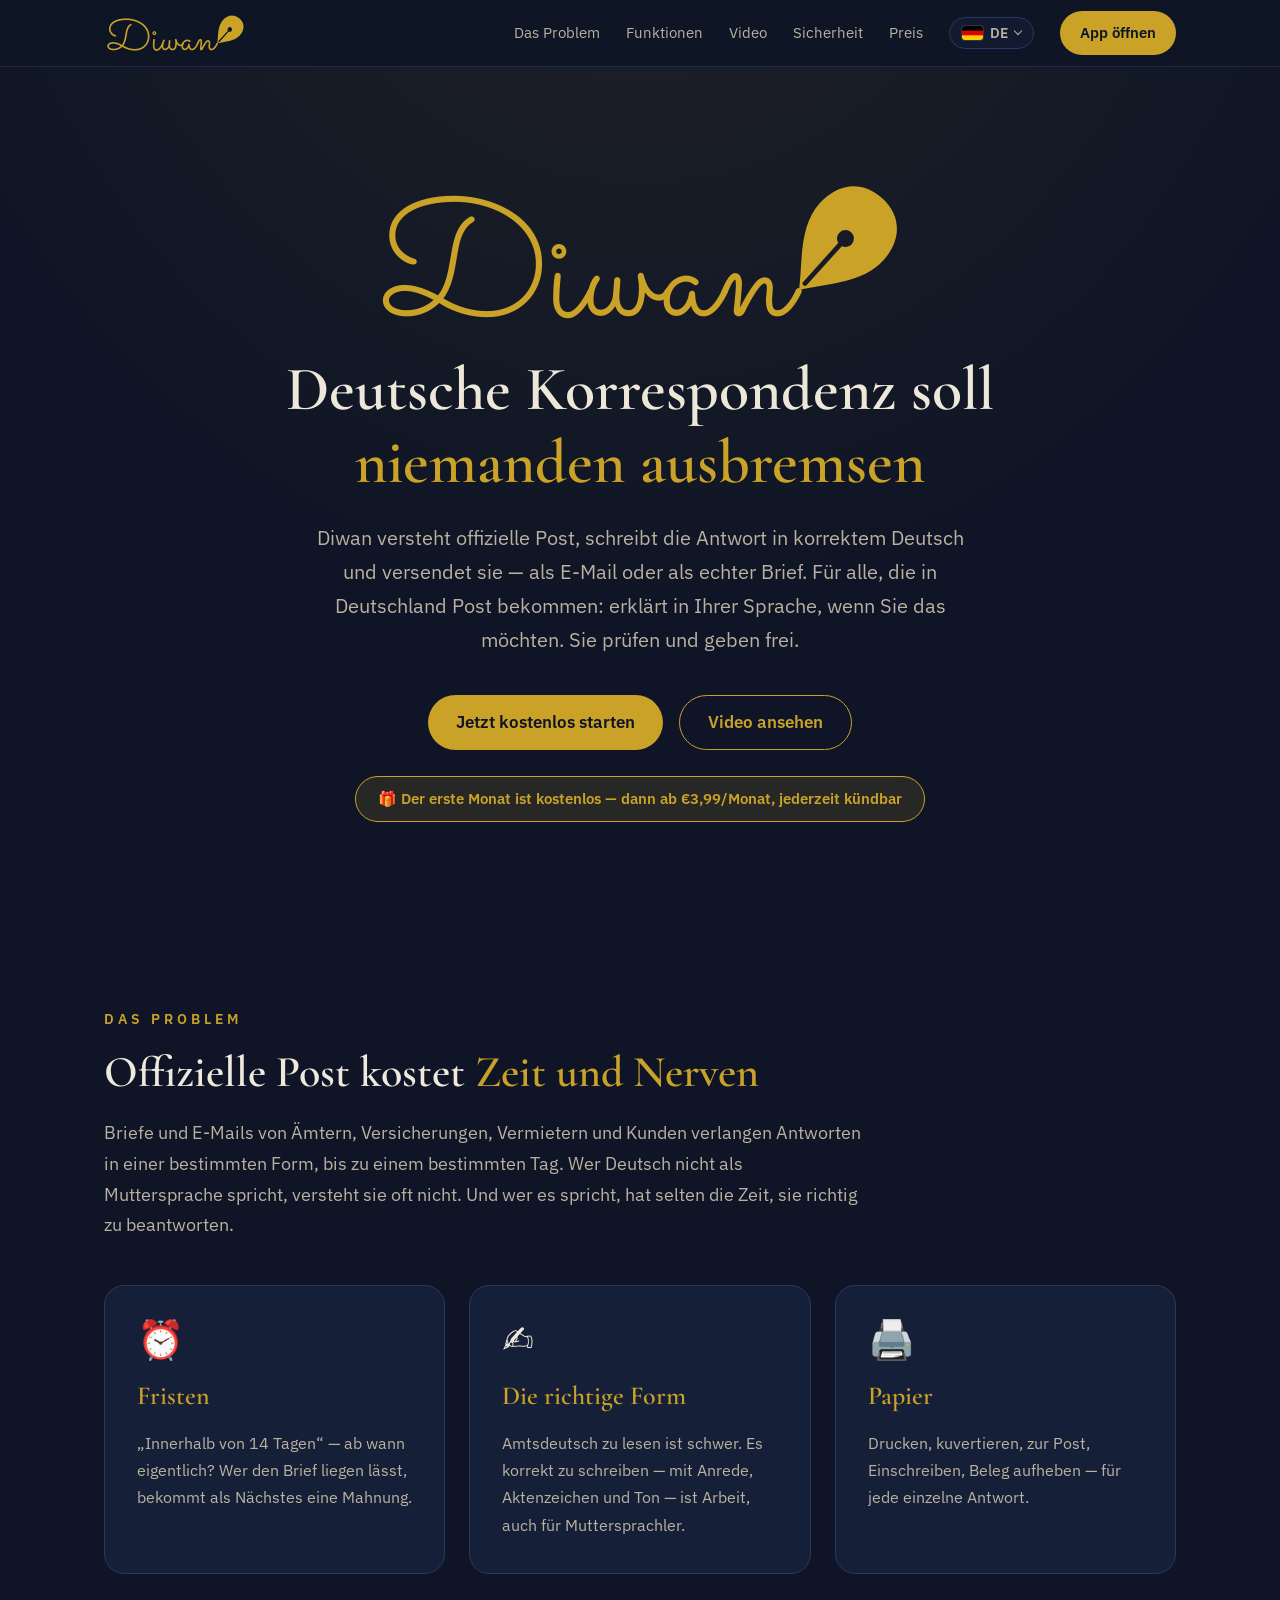
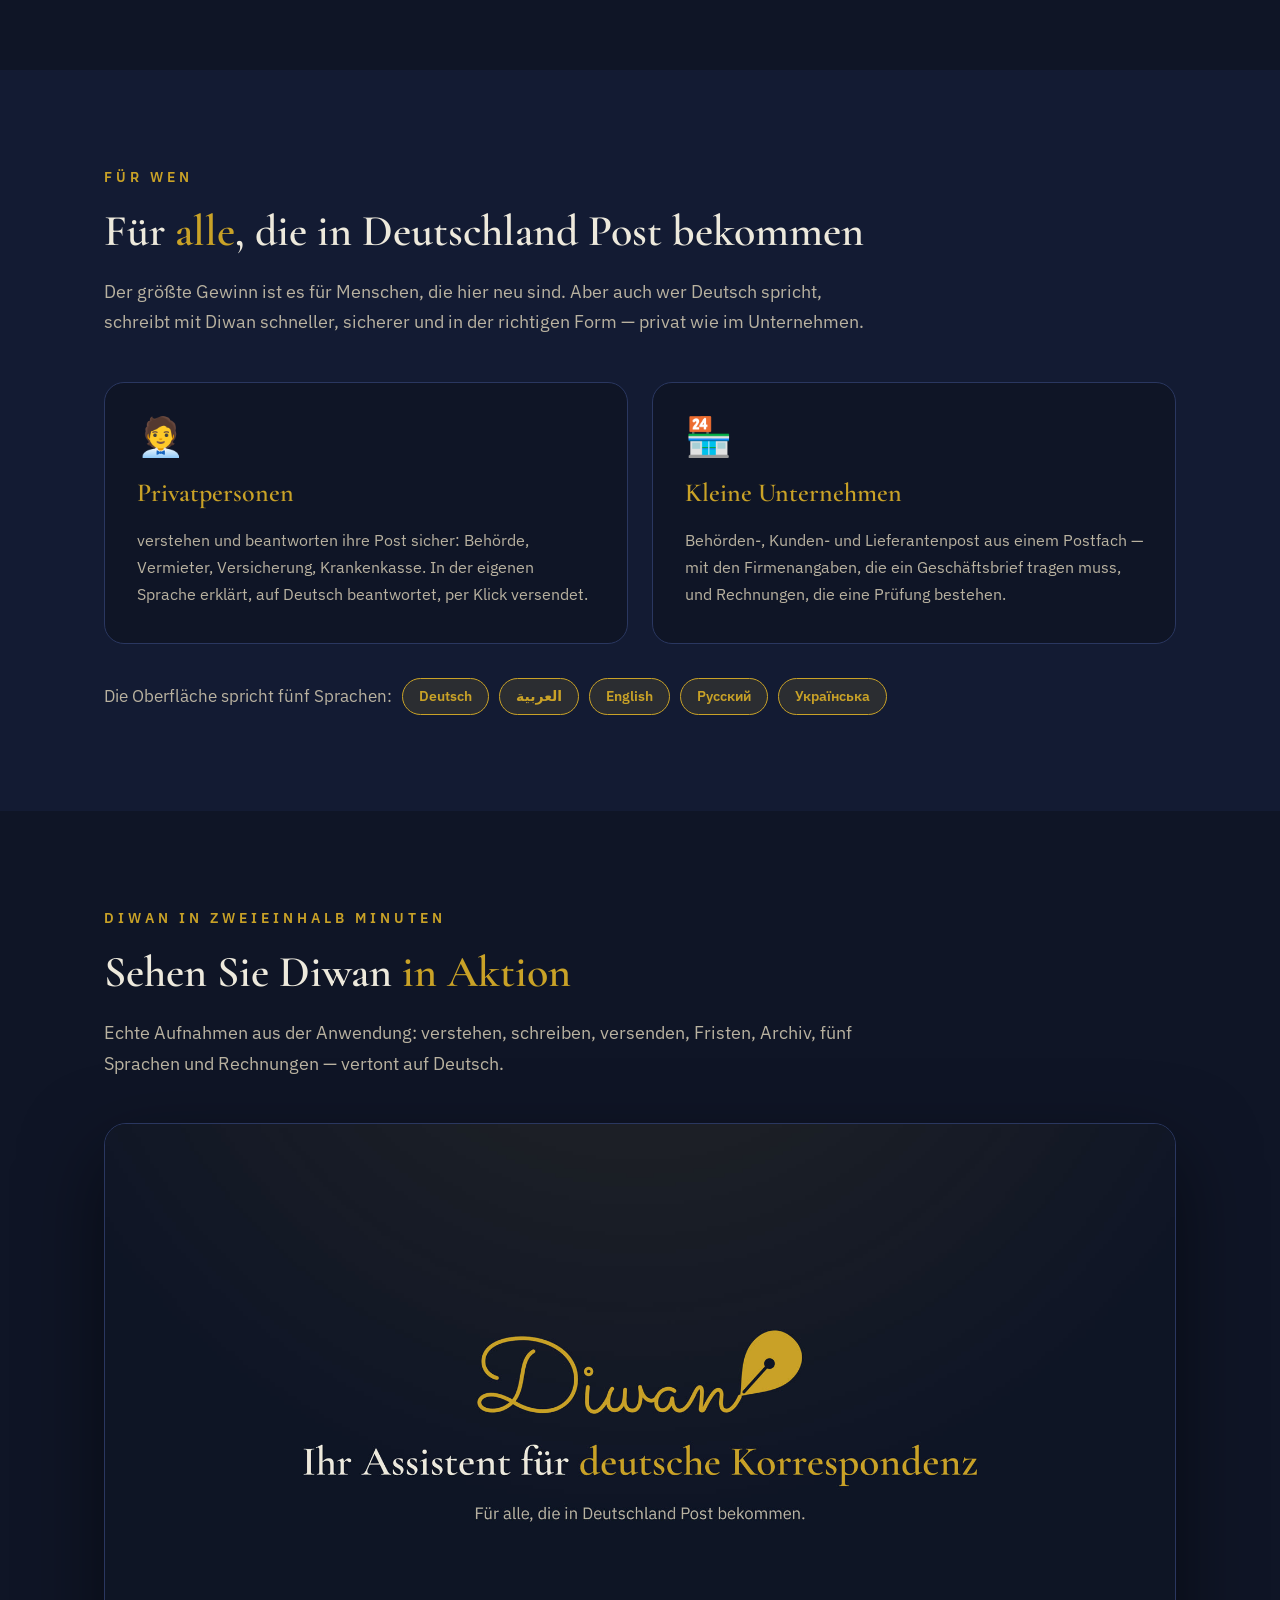
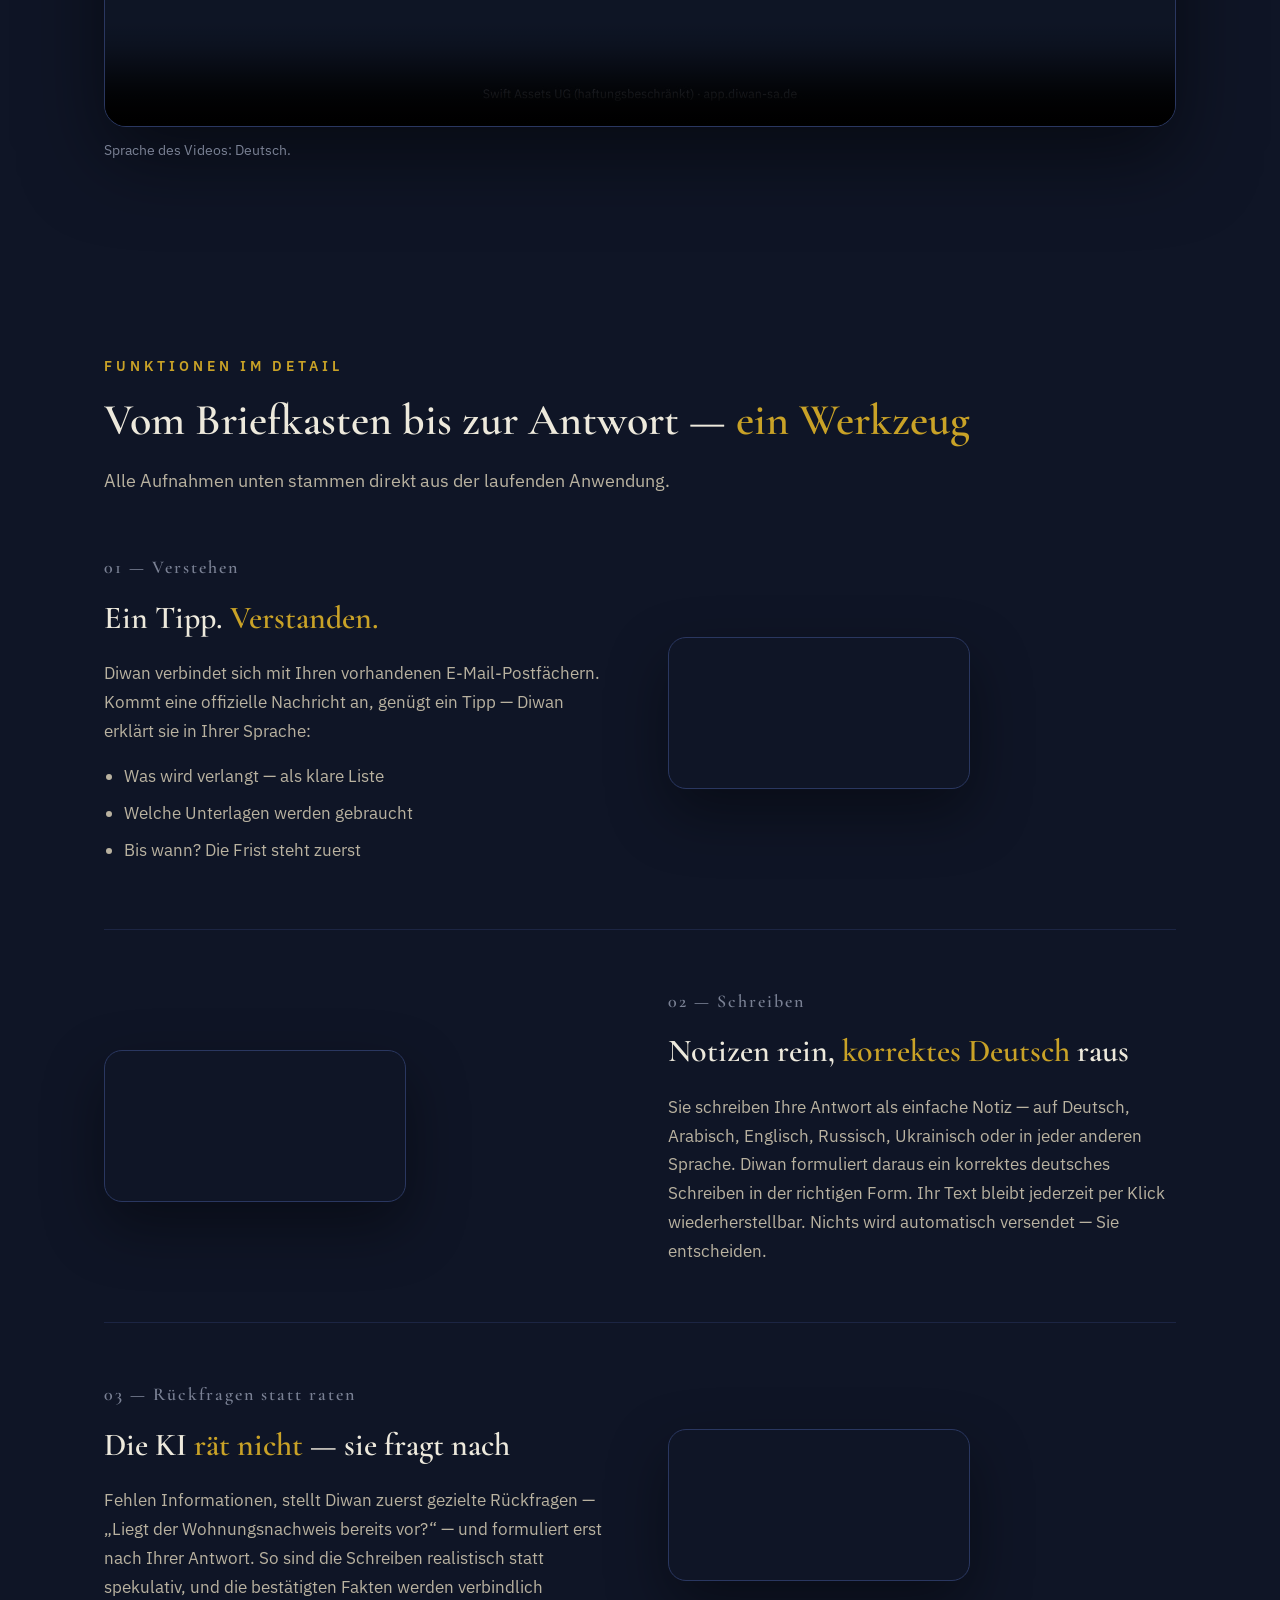
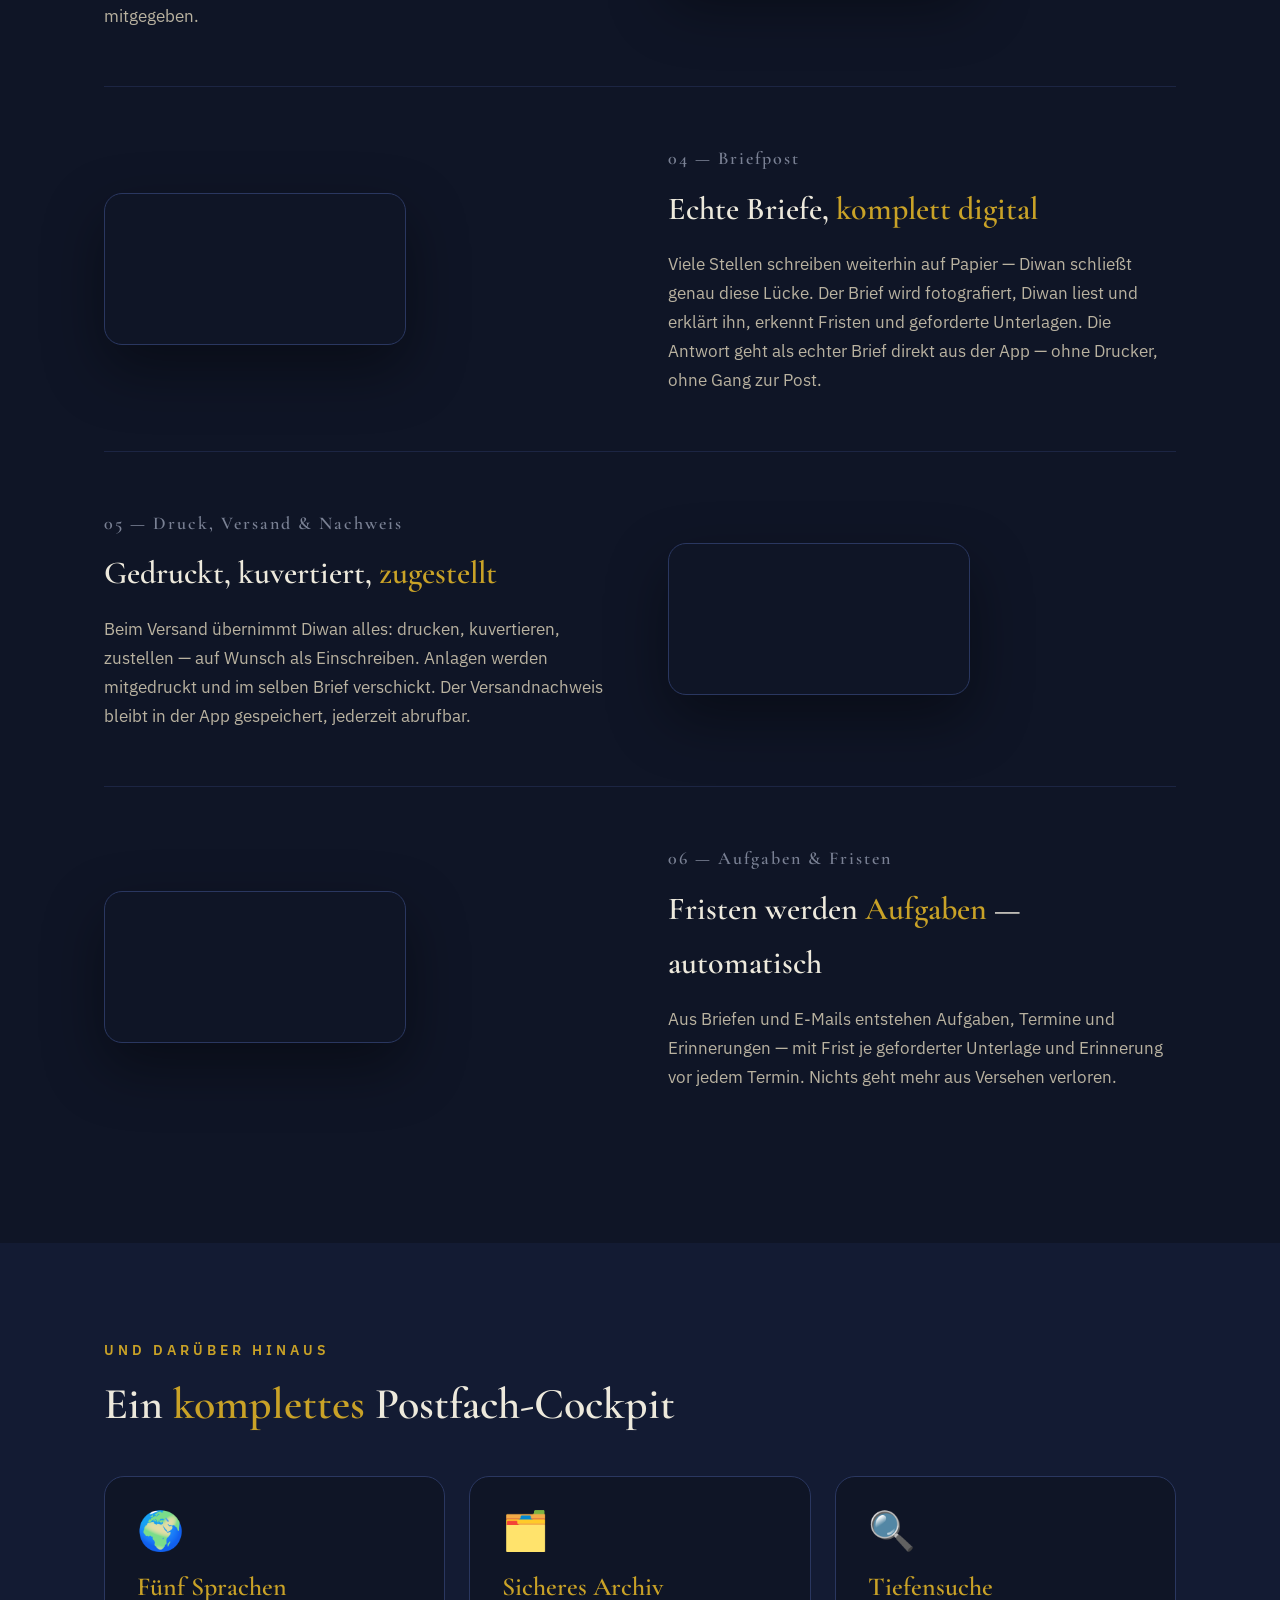
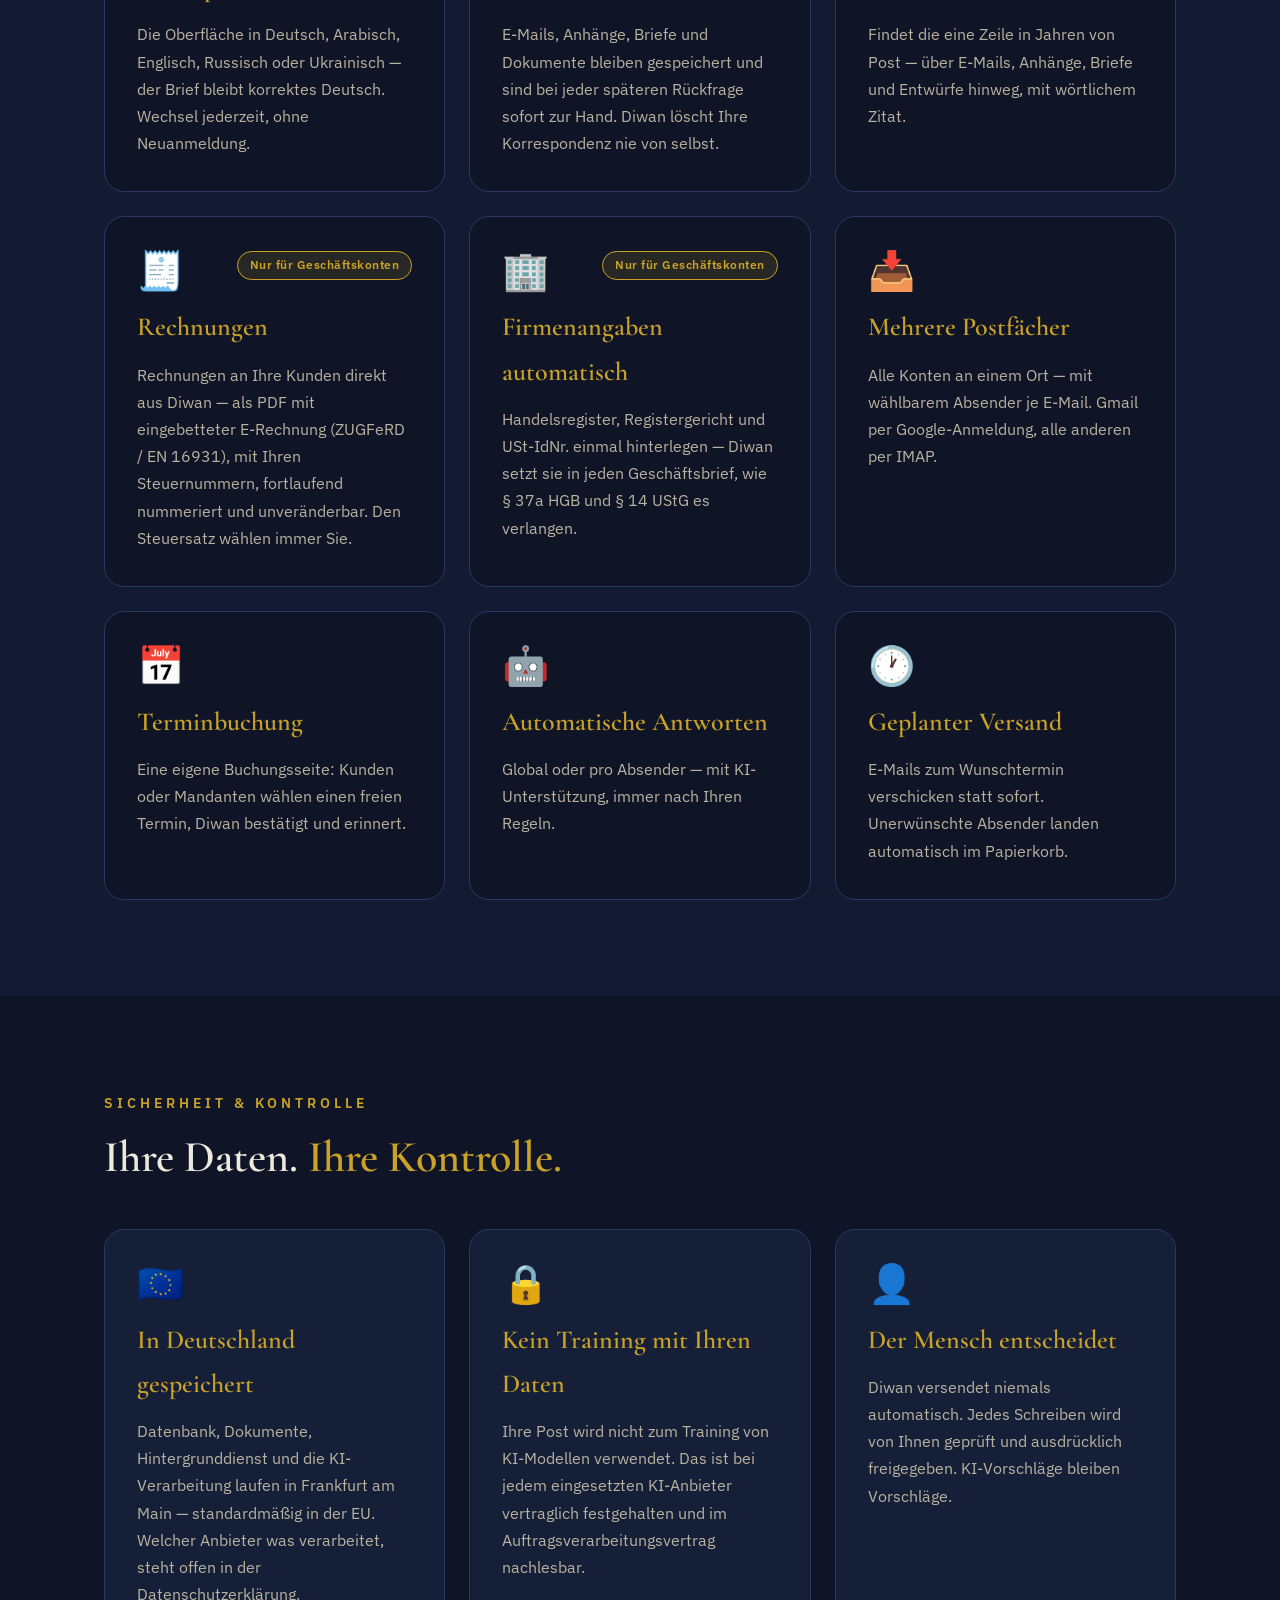
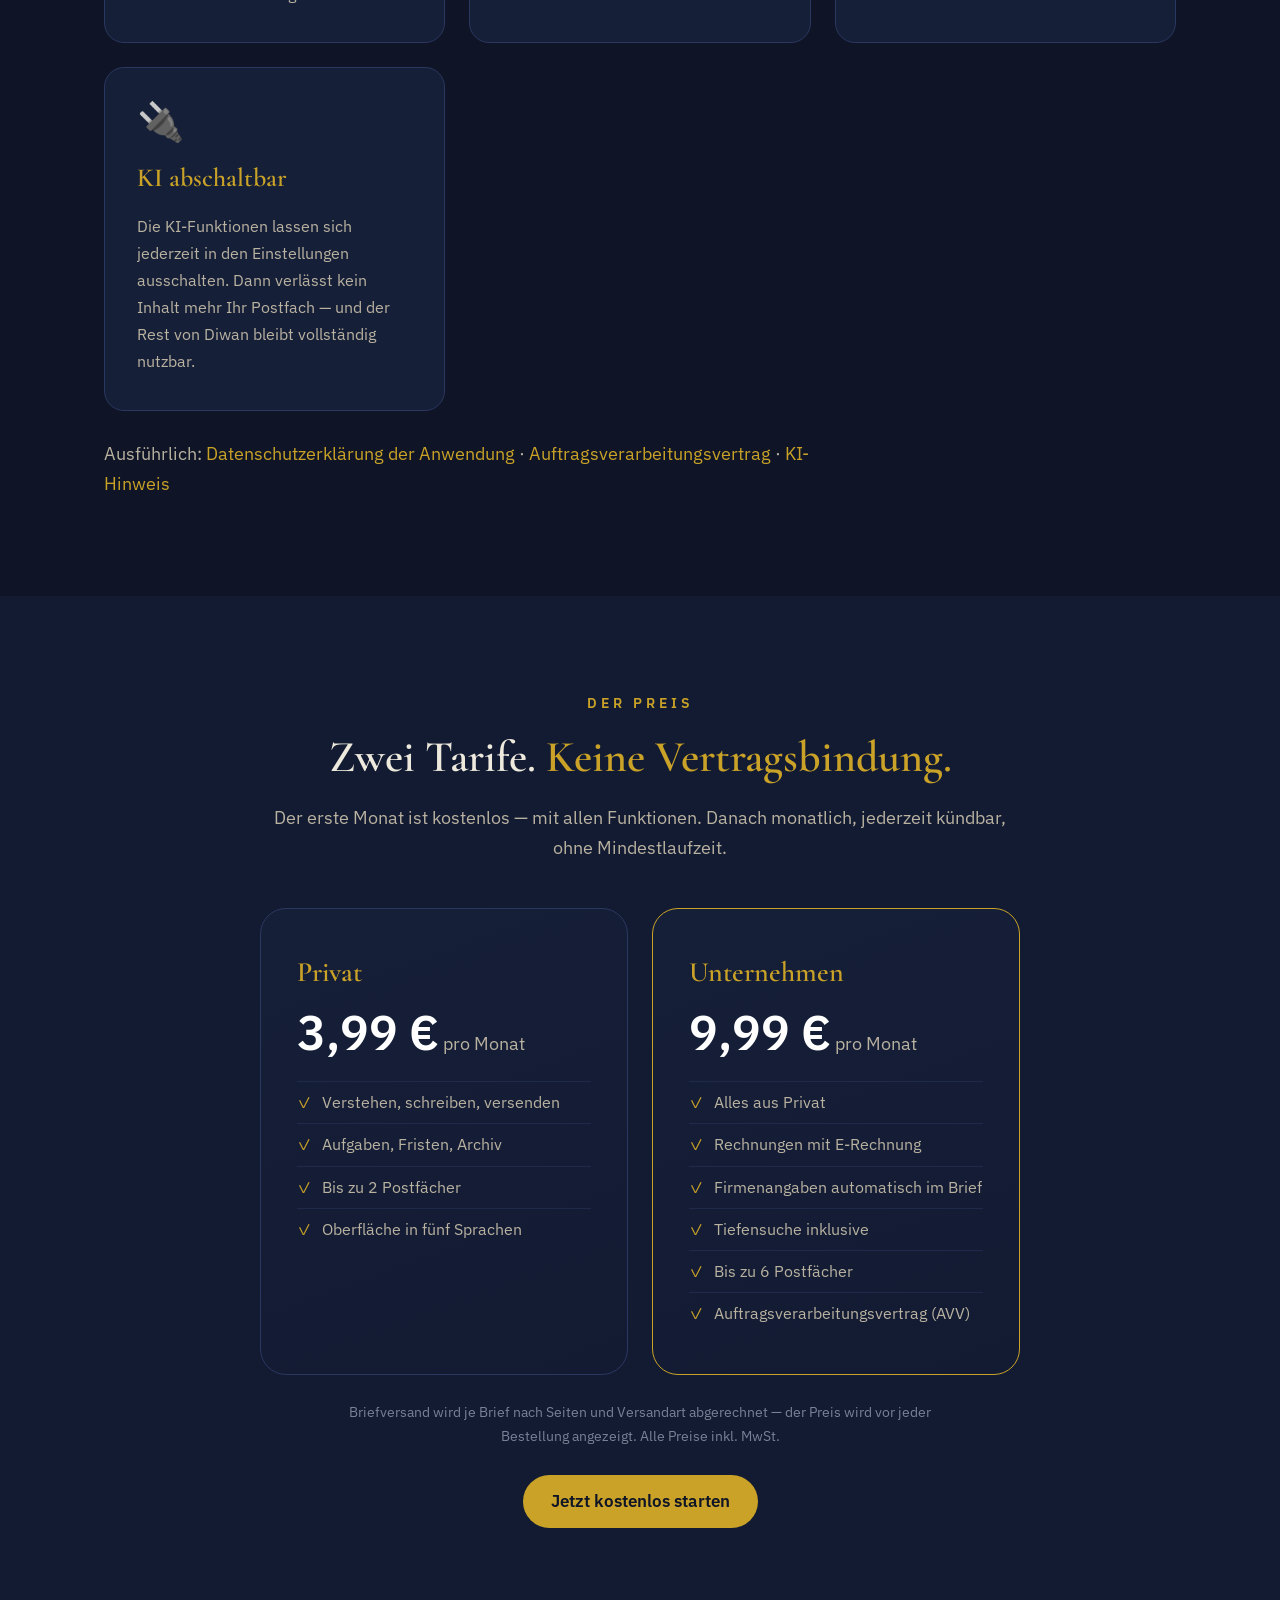
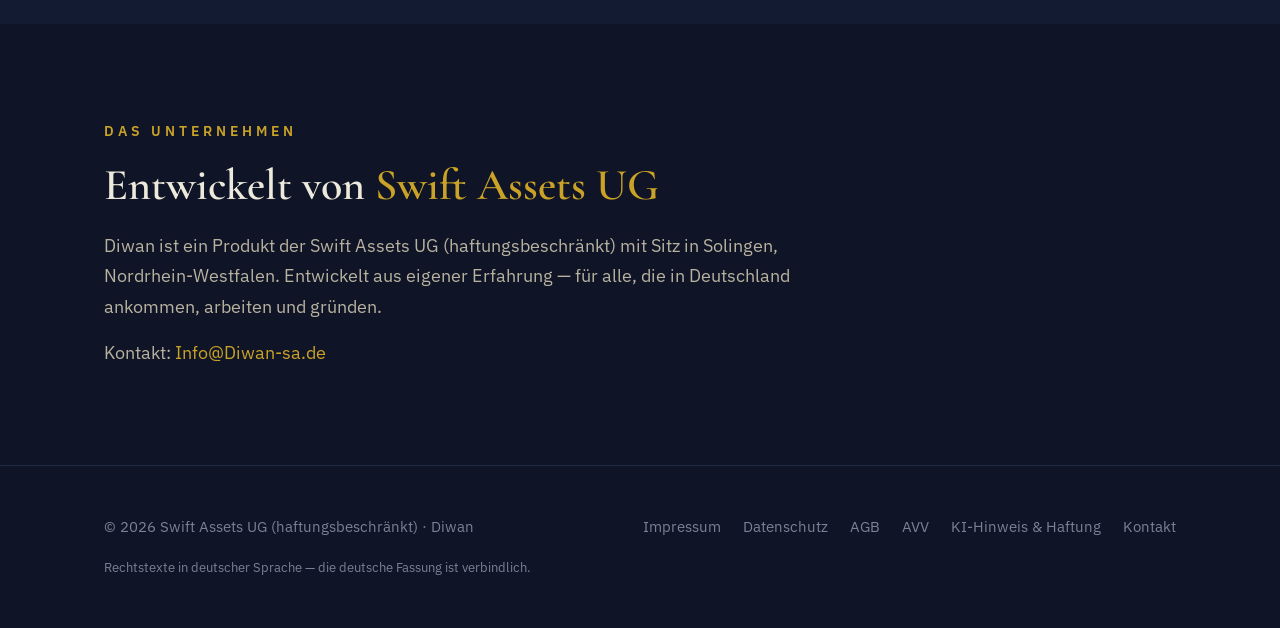
<file: index.html>
<!doctype html>
<html lang="de" dir="ltr">
<head>
<meta charset="utf-8"/>
<meta name="viewport" content="width=device-width, initial-scale=1"/>
<title>Diwan — Ihr Assistent für deutsche Korrespondenz</title>
<meta name="description" content="Diwan versteht offizielle Post, schreibt die Antwort in korrektem Deutsch und versendet sie — als E-Mail oder als Brief. Mit Aufgaben, Fristen, Archiv und Rechnungen für Unternehmen. Oberfläche in fünf Sprachen."/>
<meta property="og:title" content="Diwan — deutsche Korrespondenz ohne Hürden"/>
<meta property="og:description" content="Verstehen, schreiben, versenden — E-Mail und Briefpost in einer App. Erster Monat kostenlos, keine Vertragsbindung."/>
<meta property="og:type" content="website"/>
<meta property="og:locale" content="de"/>
<link rel="canonical" href="https://diwan-sa.de/"/>
<link rel="alternate" hreflang="de" href="https://diwan-sa.de/"/>
<link rel="alternate" hreflang="ar" href="https://diwan-sa.de/ar/"/>
<link rel="alternate" hreflang="en" href="https://diwan-sa.de/en/"/>
<link rel="alternate" hreflang="ru" href="https://diwan-sa.de/ru/"/>
<link rel="alternate" hreflang="uk" href="https://diwan-sa.de/uk/"/>
<link rel="alternate" hreflang="x-default" href="https://diwan-sa.de/"/>
<link rel="icon" type="image/svg+xml" href="/favicon.svg"/>
<link rel="stylesheet" href="/site.css"/>
</head>
<body>
<nav>
  <div class="container nav-inner">
    <a href="/" aria-label="Diwan"><svg viewBox="200 88 432 122" style="width:var(--wm-w,142px);max-width:100%;height:auto;display:block;margin:0 auto" aria-hidden="true"><text x="540" y="200" text-anchor="end" font-size="135" style="font-family:Sacramento,cursive" fill="#C9A227">Diwan</text><g transform="translate(468.2,51.6)"><g transform="rotate(42 76.8 128.4)"><g transform="scale(0.3)"><path d="M256 92 C334 92 372 148 372 214 C372 300 302 362 256 428 C210 362 140 300 140 214 C140 148 178 92 256 92 Z" fill="#C9A227"/><circle cx="256" cy="240" r="23" fill="#0F1526"/><path d="M256 263 V404" stroke="#0F1526" stroke-width="13" stroke-linecap="round"/></g></g></g></svg></a>
    <div class="nav-links">
      <a href="#problem">Das Problem</a>
      <a href="#funktionen">Funktionen</a>
      <a href="#video">Video</a>
      <a href="#sicherheit">Sicherheit</a>
      <a href="#preis">Preis</a>
      <details class="lang">
        <summary aria-label="Sprache: Deutsch"><span class="flag"><svg viewBox="0 0 30 20" aria-hidden="true"><rect width="30" height="20" fill="#FFCE00"/><rect width="30" height="13.33" fill="#DD0000"/><rect width="30" height="6.67" fill="#000"/></svg></span><span class="code">DE</span><span class="caret" aria-hidden="true"></span></summary>
        <ul role="list" aria-label="Sprache"><li><a href="/" lang="de" hreflang="de" class="on" aria-current="page"><span class="flag"><svg viewBox="0 0 30 20" aria-hidden="true"><rect width="30" height="20" fill="#FFCE00"/><rect width="30" height="13.33" fill="#DD0000"/><rect width="30" height="6.67" fill="#000"/></svg></span>Deutsch</a></li><li><a href="/ar/" lang="ar" hreflang="ar"><span class="flag"><svg viewBox="0 0 30 20" aria-hidden="true"><rect width="30" height="20" fill="#fff"/><rect width="30" height="6.67" fill="#007A3D"/><rect y="13.33" width="30" height="6.67" fill="#000"/><polygon points="10.00,7.40 10.58,9.20 12.47,9.20 10.94,10.31 11.53,12.10 10.00,10.99 8.47,12.10 9.06,10.31 7.53,9.20 9.42,9.20" fill="#CE1126"/><polygon points="15.00,7.40 15.58,9.20 17.47,9.20 15.94,10.31 16.53,12.10 15.00,10.99 13.47,12.10 14.06,10.31 12.53,9.20 14.42,9.20" fill="#CE1126"/><polygon points="20.00,7.40 20.58,9.20 22.47,9.20 20.94,10.31 21.53,12.10 20.00,10.99 18.47,12.10 19.06,10.31 17.53,9.20 19.42,9.20" fill="#CE1126"/></svg></span>العربية</a></li><li><a href="/en/" lang="en" hreflang="en"><span class="flag"><svg viewBox="0 0 60 30" aria-hidden="true"><rect width="60" height="30" fill="#012169"/><path d="M0 0L60 30M60 0L0 30" stroke="#fff" stroke-width="6"/><path d="M0 0L60 30M60 0L0 30" stroke="#C8102E" stroke-width="2"/><path d="M30 0V30M0 15H60" stroke="#fff" stroke-width="10"/><path d="M30 0V30M0 15H60" stroke="#C8102E" stroke-width="6"/></svg></span>English</a></li><li><a href="/ru/" lang="ru" hreflang="ru"><span class="flag"><svg viewBox="0 0 30 20" aria-hidden="true"><rect width="30" height="20" fill="#D52B1E"/><rect width="30" height="13.33" fill="#0039A6"/><rect width="30" height="6.67" fill="#fff"/></svg></span>Русский</a></li><li><a href="/uk/" lang="uk" hreflang="uk"><span class="flag"><svg viewBox="0 0 30 20" aria-hidden="true"><rect width="30" height="20" fill="#FFD700"/><rect width="30" height="10" fill="#0057B7"/></svg></span>Українська</a></li></ul>
      </details>
      <a class="btn small" href="https://app.diwan-sa.de" rel="noopener">App öffnen</a>
    </div>
  </div>
</nav>
<header class="hero">
  <div class="container">
    <div class="wordmark"><svg viewBox="200 88 432 122" style="width:var(--wm-w,531px);max-width:100%;height:auto;display:block;margin:0 auto" aria-hidden="true"><text x="540" y="200" text-anchor="end" font-size="135" style="font-family:Sacramento,cursive" fill="#C9A227">Diwan</text><g transform="translate(468.2,51.6)"><g transform="rotate(42 76.8 128.4)"><g transform="scale(0.3)"><path d="M256 92 C334 92 372 148 372 214 C372 300 302 362 256 428 C210 362 140 300 140 214 C140 148 178 92 256 92 Z" fill="#C9A227"/><circle cx="256" cy="240" r="23" fill="#0F1526"/><path d="M256 263 V404" stroke="#0F1526" stroke-width="13" stroke-linecap="round"/></g></g></g></svg></div>
    <h1>Deutsche Korrespondenz soll <span class="gold">niemanden ausbremsen</span></h1>
    <p class="sub">Diwan versteht offizielle Post, schreibt die Antwort in korrektem Deutsch und versendet sie — als E-Mail oder als echter Brief. Für alle, die in Deutschland Post bekommen: erklärt in Ihrer Sprache, wenn Sie das möchten. Sie prüfen und geben frei.</p>
    <div class="cta">
      <a class="btn" href="https://app.diwan-sa.de" rel="noopener">Jetzt kostenlos starten</a>
      <a class="btn ghost" href="#video">Video ansehen</a>
    </div>
    <div><span class="chip">🎁 Der erste Monat ist kostenlos — dann ab €3,99/Monat, jederzeit kündbar</span></div>
  </div>
</header>
<section id="problem">
  <div class="container">
    <p class="kicker reveal">Das Problem</p>
    <h2 class="reveal">Offizielle Post kostet <span class="gold">Zeit und Nerven</span></h2>
    <p class="lead reveal">Briefe und E-Mails von Ämtern, Versicherungen, Vermietern und Kunden verlangen Antworten in einer bestimmten Form, bis zu einem bestimmten Tag. Wer Deutsch nicht als Muttersprache spricht, versteht sie oft nicht. Und wer es spricht, hat selten die Zeit, sie richtig zu beantworten.</p>
    <div class="cards"><div class="card reveal"><div class="big">⏰</div><h3>Fristen</h3><p>„Innerhalb von 14 Tagen“ — ab wann eigentlich? Wer den Brief liegen lässt, bekommt als Nächstes eine Mahnung.</p></div>
<div class="card reveal"><div class="big">✍️</div><h3>Die richtige Form</h3><p>Amtsdeutsch zu lesen ist schwer. Es korrekt zu schreiben — mit Anrede, Aktenzeichen und Ton — ist Arbeit, auch für Muttersprachler.</p></div>
<div class="card reveal"><div class="big">🖨️</div><h3>Papier</h3><p>Drucken, kuvertieren, zur Post, Einschreiben, Beleg aufheben — für jede einzelne Antwort.</p></div></div>
  </div>
</section>
<section class="trust" id="zielgruppe">
  <div class="container">
    <p class="kicker reveal">Für wen</p>
    <h2 class="reveal">Für <span class="gold">alle</span>, die in Deutschland Post bekommen</h2>
    <p class="lead reveal">Der größte Gewinn ist es für Menschen, die hier neu sind. Aber auch wer Deutsch spricht, schreibt mit Diwan schneller, sicherer und in der richtigen Form — privat wie im Unternehmen.</p>
    <div class="cards"><div class="card reveal"><div class="big">🧑‍💼</div><h3>Privatpersonen</h3><p>verstehen und beantworten ihre Post sicher: Behörde, Vermieter, Versicherung, Krankenkasse. In der eigenen Sprache erklärt, auf Deutsch beantwortet, per Klick versendet.</p></div>
<div class="card reveal"><div class="big">🏪</div><h3>Kleine Unternehmen</h3><p>Behörden-, Kunden- und Lieferantenpost aus einem Postfach — mit den Firmenangaben, die ein Geschäftsbrief tragen muss, und Rechnungen, die eine Prüfung bestehen.</p></div></div>
    <p class="langs reveal"><span>Die Oberfläche spricht fünf Sprachen:</span> <a href="/" lang="de" class="chip small">Deutsch</a> <a href="/ar/" lang="ar" class="chip small">العربية</a> <a href="/en/" lang="en" class="chip small">English</a> <a href="/ru/" lang="ru" class="chip small">Русский</a> <a href="/uk/" lang="uk" class="chip small">Українська</a></p>
  </div>
</section>
<section id="video">
  <div class="container">
    <p class="kicker reveal">Diwan in zweieinhalb Minuten</p>
    <h2 class="reveal">Sehen Sie Diwan <span class="gold">in Aktion</span></h2>
    <p class="lead reveal">Echte Aufnahmen aus der Anwendung: verstehen, schreiben, versenden, Fristen, Archiv, fünf Sprachen und Rechnungen — vertont auf Deutsch.</p>
    <div class="video-wrap reveal">
      <video controls preload="metadata" poster="/poster.jpg">
        <source src="/diwan-pitch-de.mp4" type="video/mp4"/>
      </video>
    </div>
    <p class="video-note reveal">Sprache des Videos: Deutsch.</p>
  </div>
</section>
<section id="funktionen">
  <div class="container">
    <p class="kicker reveal">Funktionen im Detail</p>
    <h2 class="reveal">Vom Briefkasten bis zur Antwort — <span class="gold">ein Werkzeug</span></h2>
    <p class="lead reveal">Alle Aufnahmen unten stammen direkt aus der laufenden Anwendung.</p>

    <div class="feature reveal">
      <div>
        <p class="num">01 — Verstehen</p>
        <h3>Ein Tipp. <span class="gold">Verstanden.</span></h3>
        <p>Diwan verbindet sich mit Ihren vorhandenen E-Mail-Postfächern. Kommt eine offizielle Nachricht an, genügt ein Tipp — Diwan erklärt sie in Ihrer Sprache:</p>
        <ul><li>Was wird verlangt — als klare Liste</li><li>Welche Unterlagen werden gebraucht</li><li>Bis wann? Die Frist steht zuerst</li></ul>
      </div>
      <div class="media"><video autoplay muted loop playsinline preload="metadata" src="/explain.mp4"></video></div>
    </div>

    <div class="feature flip reveal">
      <div>
        <p class="num">02 — Schreiben</p>
        <h3>Notizen rein, <span class="gold">korrektes Deutsch</span> raus</h3>
        <p>Sie schreiben Ihre Antwort als einfache Notiz — auf Deutsch, Arabisch, Englisch, Russisch, Ukrainisch oder in jeder anderen Sprache. Diwan formuliert daraus ein korrektes deutsches Schreiben in der richtigen Form. Ihr Text bleibt jederzeit per Klick wiederherstellbar. Nichts wird automatisch versendet — Sie entscheiden.</p>
        
      </div>
      <div class="media"><video autoplay muted loop playsinline preload="metadata" src="/write.mp4"></video></div>
    </div>

    <div class="feature reveal">
      <div>
        <p class="num">03 — Rückfragen statt raten</p>
        <h3>Die KI <span class="gold">rät nicht</span> — sie fragt nach</h3>
        <p>Fehlen Informationen, stellt Diwan zuerst gezielte Rückfragen — „Liegt der Wohnungsnachweis bereits vor?“ — und formuliert erst nach Ihrer Antwort. So sind die Schreiben realistisch statt spekulativ, und die bestätigten Fakten werden verbindlich mitgegeben.</p>
        
      </div>
      <div class="media"><video autoplay muted loop playsinline preload="metadata" src="/clarify.mp4"></video></div>
    </div>

    <div class="feature flip reveal">
      <div>
        <p class="num">04 — Briefpost</p>
        <h3>Echte Briefe, <span class="gold">komplett digital</span></h3>
        <p>Viele Stellen schreiben weiterhin auf Papier — Diwan schließt genau diese Lücke. Der Brief wird fotografiert, Diwan liest und erklärt ihn, erkennt Fristen und geforderte Unterlagen. Die Antwort geht als echter Brief direkt aus der App — ohne Drucker, ohne Gang zur Post.</p>
        
      </div>
      <div class="media"><video autoplay muted loop playsinline preload="metadata" src="/paper.mp4"></video></div>
    </div>

    <div class="feature reveal">
      <div>
        <p class="num">05 — Druck, Versand &amp; Nachweis</p>
        <h3>Gedruckt, kuvertiert, <span class="gold">zugestellt</span></h3>
        <p>Beim Versand übernimmt Diwan alles: drucken, kuvertieren, zustellen — auf Wunsch als Einschreiben. Anlagen werden mitgedruckt und im selben Brief verschickt. Der Versandnachweis bleibt in der App gespeichert, jederzeit abrufbar.</p>
        
      </div>
      <div class="media"><video autoplay muted loop playsinline preload="metadata" src="/print.mp4"></video></div>
    </div>

    <div class="feature flip reveal">
      <div>
        <p class="num">06 — Aufgaben &amp; Fristen</p>
        <h3>Fristen werden <span class="gold">Aufgaben</span> — automatisch</h3>
        <p>Aus Briefen und E-Mails entstehen Aufgaben, Termine und Erinnerungen — mit Frist je geforderter Unterlage und Erinnerung vor jedem Termin. Nichts geht mehr aus Versehen verloren.</p>
        
      </div>
      <div class="media"><video autoplay muted loop playsinline preload="metadata" src="/tasks.mp4"></video></div>
    </div>
  </div>
</section>
<section class="trust" id="cockpit">
  <div class="container">
    <p class="kicker reveal">Und darüber hinaus</p>
    <h2 class="reveal">Ein <span class="gold">komplettes</span> Postfach-Cockpit</h2>
    <div class="cards"><div class="card reveal"><div class="big">🌍</div><h3>Fünf Sprachen</h3><p>Die Oberfläche in Deutsch, Arabisch, Englisch, Russisch oder Ukrainisch — der Brief bleibt korrektes Deutsch. Wechsel jederzeit, ohne Neuanmeldung.</p></div>
<div class="card reveal"><div class="big">🗂️</div><h3>Sicheres Archiv</h3><p>E-Mails, Anhänge, Briefe und Dokumente bleiben gespeichert und sind bei jeder späteren Rückfrage sofort zur Hand. Diwan löscht Ihre Korrespondenz nie von selbst.</p></div>
<div class="card reveal"><div class="big">🔍</div><h3>Tiefensuche</h3><p>Findet die eine Zeile in Jahren von Post — über E-Mails, Anhänge, Briefe und Entwürfe hinweg, mit wörtlichem Zitat.</p></div>
<div class="card reveal"><span class="badge">Nur für Geschäftskonten</span><div class="big">🧾</div><h3>Rechnungen</h3><p>Rechnungen an Ihre Kunden direkt aus Diwan — als PDF mit eingebetteter E-Rechnung (ZUGFeRD / EN 16931), mit Ihren Steuernummern, fortlaufend nummeriert und unveränderbar. Den Steuersatz wählen immer Sie.</p></div>
<div class="card reveal"><span class="badge">Nur für Geschäftskonten</span><div class="big">🏢</div><h3>Firmenangaben automatisch</h3><p>Handelsregister, Registergericht und USt-IdNr. einmal hinterlegen — Diwan setzt sie in jeden Geschäftsbrief, wie § 37a HGB und § 14 UStG es verlangen.</p></div>
<div class="card reveal"><div class="big">📥</div><h3>Mehrere Postfächer</h3><p>Alle Konten an einem Ort — mit wählbarem Absender je E-Mail. Gmail per Google-Anmeldung, alle anderen per IMAP.</p></div>
<div class="card reveal"><div class="big">📅</div><h3>Terminbuchung</h3><p>Eine eigene Buchungsseite: Kunden oder Mandanten wählen einen freien Termin, Diwan bestätigt und erinnert.</p></div>
<div class="card reveal"><div class="big">🤖</div><h3>Automatische Antworten</h3><p>Global oder pro Absender — mit KI-Unterstützung, immer nach Ihren Regeln.</p></div>
<div class="card reveal"><div class="big">🕐</div><h3>Geplanter Versand</h3><p>E-Mails zum Wunschtermin verschicken statt sofort. Unerwünschte Absender landen automatisch im Papierkorb.</p></div></div>
  </div>
</section>
<section id="sicherheit">
  <div class="container">
    <p class="kicker reveal">Sicherheit &amp; Kontrolle</p>
    <h2 class="reveal">Ihre Daten. <span class="gold">Ihre Kontrolle.</span></h2>
    <div class="cards"><div class="card reveal"><div class="big">🇪🇺</div><h3>In Deutschland gespeichert</h3><p>Datenbank, Dokumente, Hintergrunddienst und die KI-Verarbeitung laufen in Frankfurt am Main — standardmäßig in der EU. Welcher Anbieter was verarbeitet, steht offen in der Datenschutzerklärung.</p></div>
<div class="card reveal"><div class="big">🔒</div><h3>Kein Training mit Ihren Daten</h3><p>Ihre Post wird nicht zum Training von KI-Modellen verwendet. Das ist bei jedem eingesetzten KI-Anbieter vertraglich festgehalten und im Auftragsverarbeitungsvertrag nachlesbar.</p></div>
<div class="card reveal"><div class="big">👤</div><h3>Der Mensch entscheidet</h3><p>Diwan versendet niemals automatisch. Jedes Schreiben wird von Ihnen geprüft und ausdrücklich freigegeben. KI-Vorschläge bleiben Vorschläge.</p></div>
<div class="card reveal"><div class="big">🔌</div><h3>KI abschaltbar</h3><p>Die KI-Funktionen lassen sich jederzeit in den Einstellungen ausschalten. Dann verlässt kein Inhalt mehr Ihr Postfach — und der Rest von Diwan bleibt vollständig nutzbar.</p></div></div>
    <p class="lead reveal" style="margin-top:28px">Ausführlich: <a href="/datenschutz-app.html">Datenschutzerklärung der Anwendung</a> · <a href="/avv.html">Auftragsverarbeitungsvertrag</a> · <a href="/ki-hinweis.html">KI-Hinweis</a></p>
  </div>
</section>
<section class="trust" id="preis">
  <div class="container" style="text-align:center">
    <p class="kicker reveal">Der Preis</p>
    <h2 class="reveal">Zwei Tarife. <span class="gold">Keine Vertragsbindung.</span></h2>
    <p class="lead reveal" style="margin:0 auto">Der erste Monat ist kostenlos — mit allen Funktionen. Danach monatlich, jederzeit kündbar, ohne Mindestlaufzeit.</p>
    <div class="plans">
      <div class="plan reveal">
        <h3>Privat</h3>
        <div class="amount">3,99 €<small> pro Monat</small></div>
        <ul><li>Verstehen, schreiben, versenden</li><li>Aufgaben, Fristen, Archiv</li><li>Bis zu 2 Postfächer</li><li>Oberfläche in fünf Sprachen</li></ul>
      </div>
      <div class="plan highlight reveal">
        <h3>Unternehmen</h3>
        <div class="amount">9,99 €<small> pro Monat</small></div>
        <ul><li>Alles aus Privat</li><li>Rechnungen mit E-Rechnung</li><li>Firmenangaben automatisch im Brief</li><li>Tiefensuche inklusive</li><li>Bis zu 6 Postfächer</li><li>Auftragsverarbeitungsvertrag (AVV)</li></ul>
      </div>
    </div>
    <p class="price-note reveal">Briefversand wird je Brief nach Seiten und Versandart abgerechnet — der Preis wird vor jeder Bestellung angezeigt. Alle Preise inkl. MwSt.</p>
    <div style="margin-top:26px" class="reveal"><a class="btn" href="https://app.diwan-sa.de" rel="noopener">Jetzt kostenlos starten</a></div>
  </div>
</section>
<section id="unternehmen">
  <div class="container">
    <p class="kicker reveal">Das Unternehmen</p>
    <h2 class="reveal">Entwickelt von <span class="gold">Swift Assets UG</span></h2>
    <p class="lead reveal">Diwan ist ein Produkt der Swift Assets UG (haftungsbeschränkt) mit Sitz in Solingen, Nordrhein-Westfalen. Entwickelt aus eigener Erfahrung — für alle, die in Deutschland ankommen, arbeiten und gründen.</p>
    <p class="lead reveal" style="margin-top:16px">Kontakt: <a href="mailto:Info@Diwan-sa.de">Info@Diwan-sa.de</a></p>
  </div>
</section>
<footer>
  <div class="container foot">
    <div>© <span id="y"></span> Swift Assets UG (haftungsbeschränkt) · Diwan</div>
    <div class="links">
      <a href="/impressum.html" hreflang="de">Impressum</a>
      <a href="/datenschutz.html" hreflang="de">Datenschutz</a>
      <a href="/agb.html" hreflang="de">AGB</a>
      <a href="/avv.html" hreflang="de">AVV</a>
      <a href="/ki-hinweis.html" hreflang="de">KI-Hinweis &amp; Haftung</a>
      <a href="mailto:Info@Diwan-sa.de">Kontakt</a>
    </div>
  </div>
  <div class="container legal-note">Rechtstexte in deutscher Sprache — die deutsche Fassung ist verbindlich.</div>
</footer>

<script>
document.getElementById("y").textContent = new Date().getFullYear();
const io = new IntersectionObserver((es) => es.forEach(e => { if (e.isIntersecting) { e.target.classList.add("on"); io.unobserve(e.target); } }), { threshold: 0.12 });
document.querySelectorAll(".reveal").forEach(el => io.observe(el));
const lang = document.querySelector("details.lang");
document.addEventListener("click", e => { if (lang.open && !lang.contains(e.target)) lang.open = false; });
document.addEventListener("keydown", e => { if (e.key === "Escape") lang.open = false; });
</script>
</body>
</html>
</file>
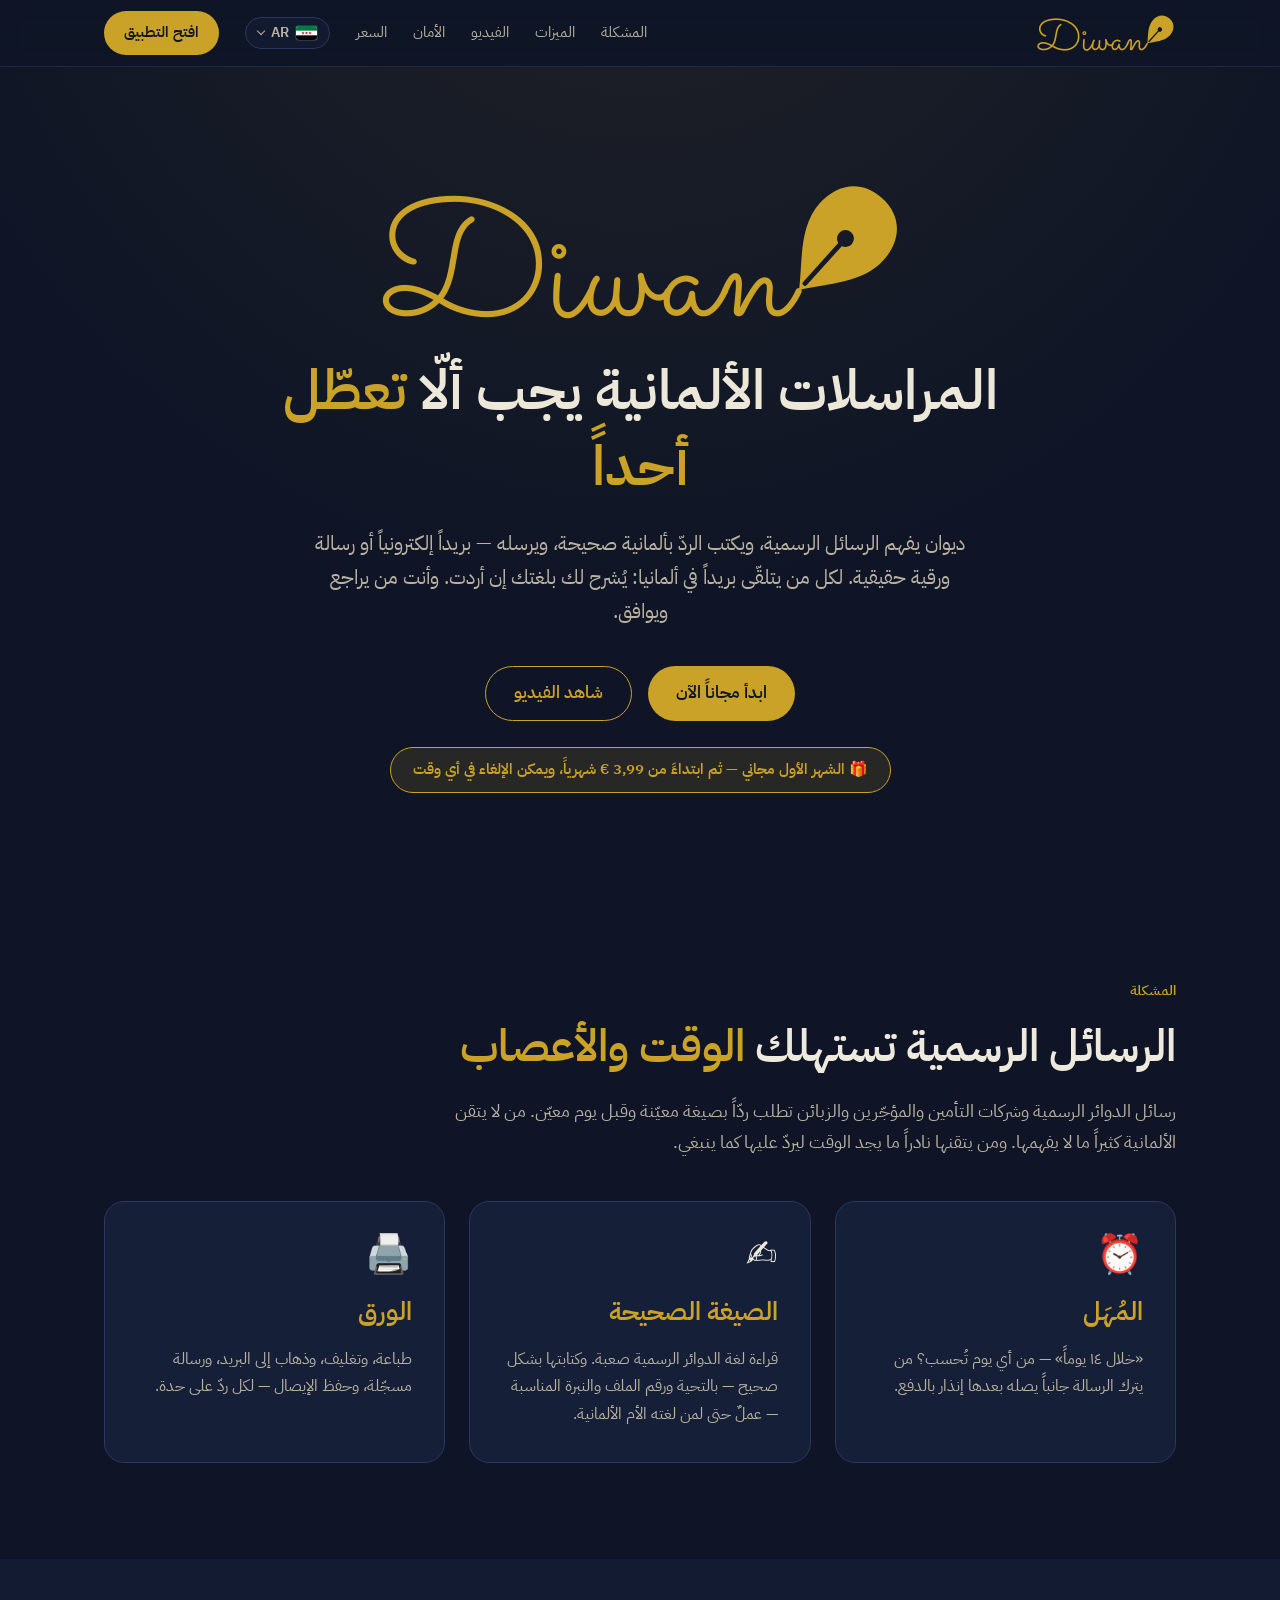
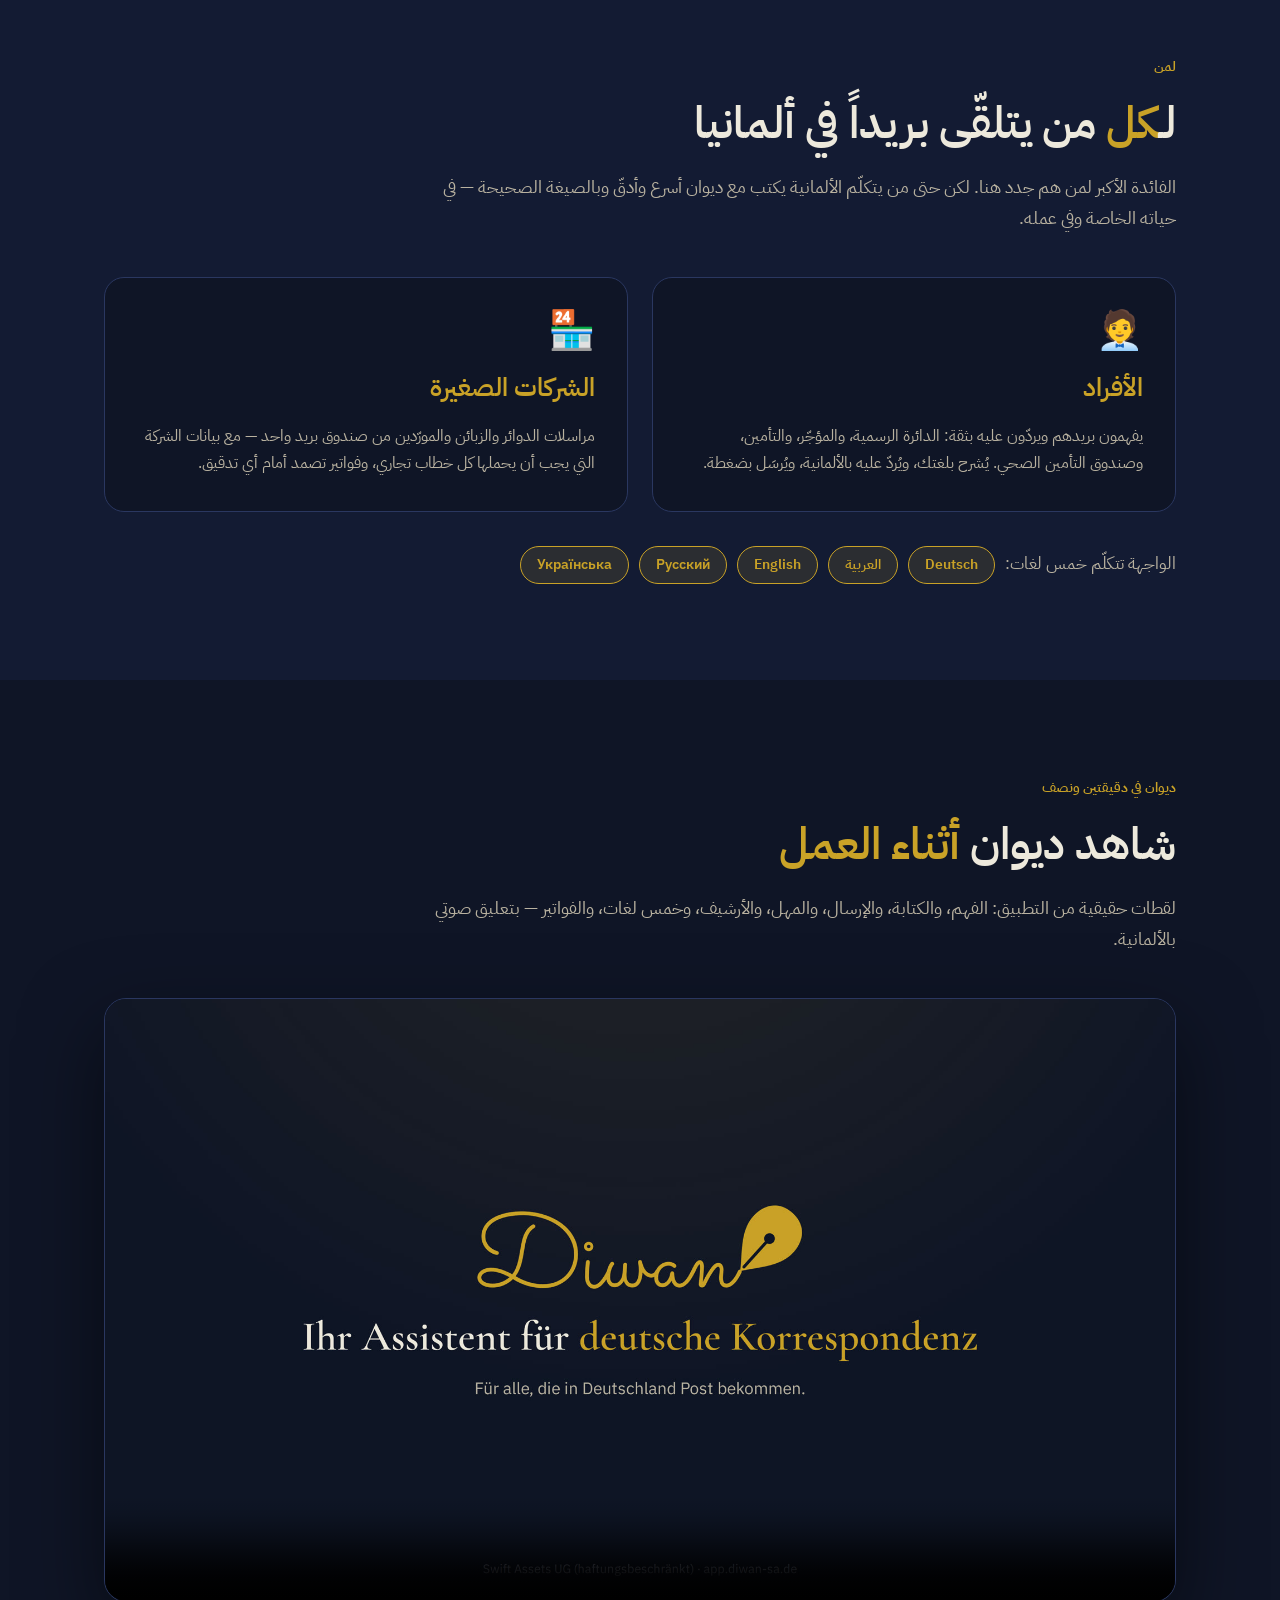
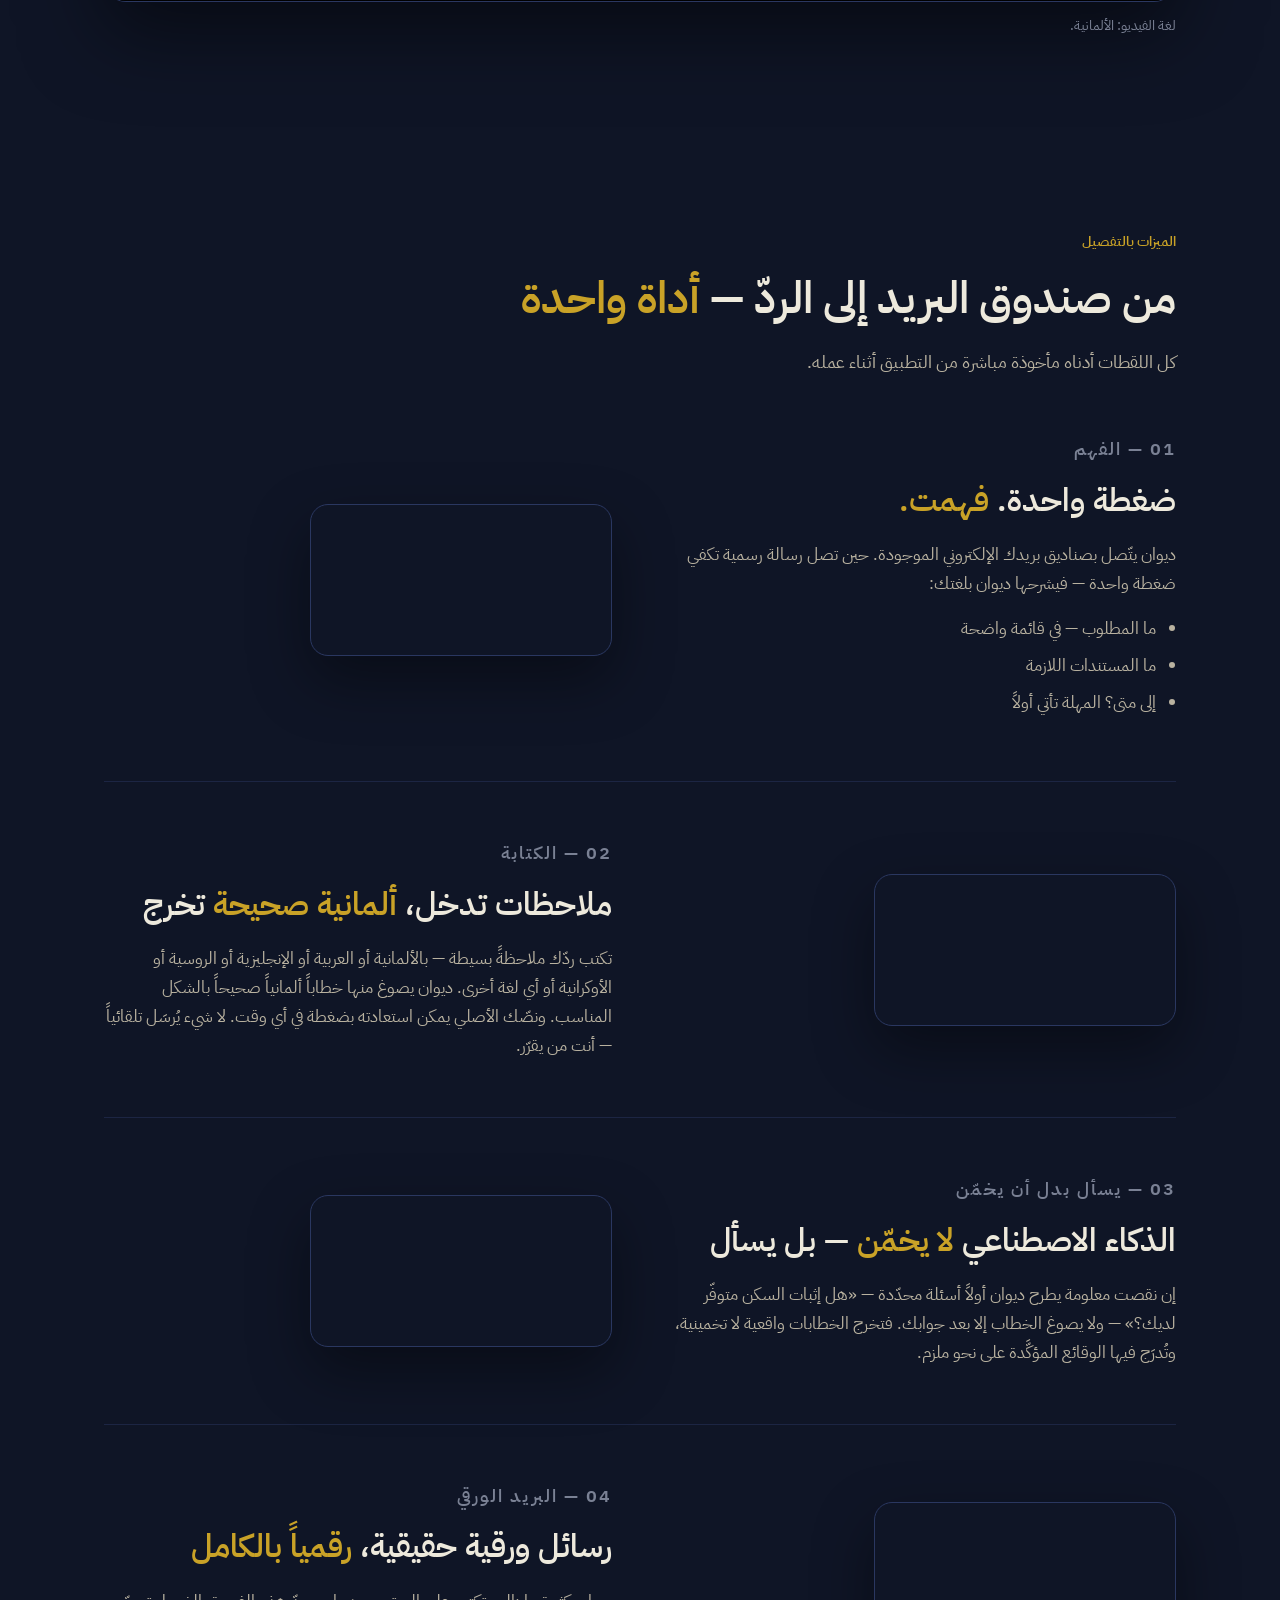
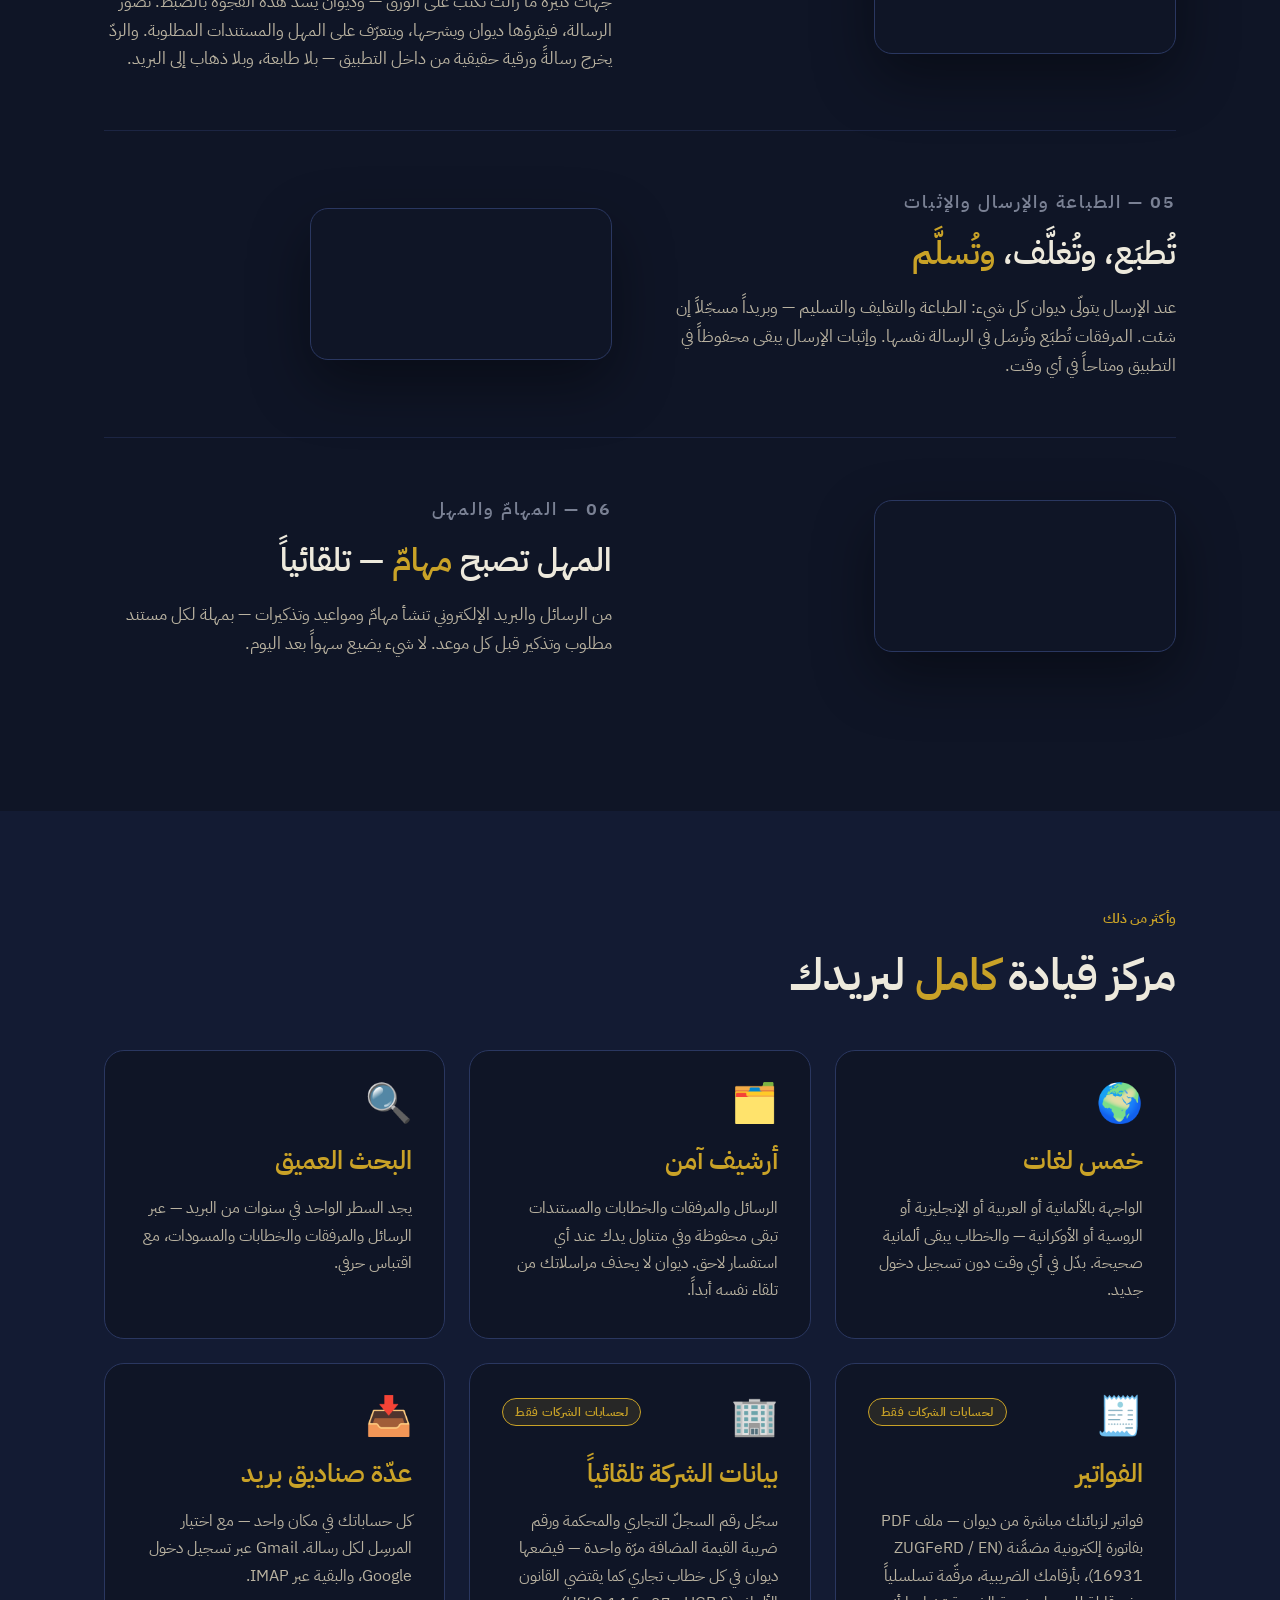
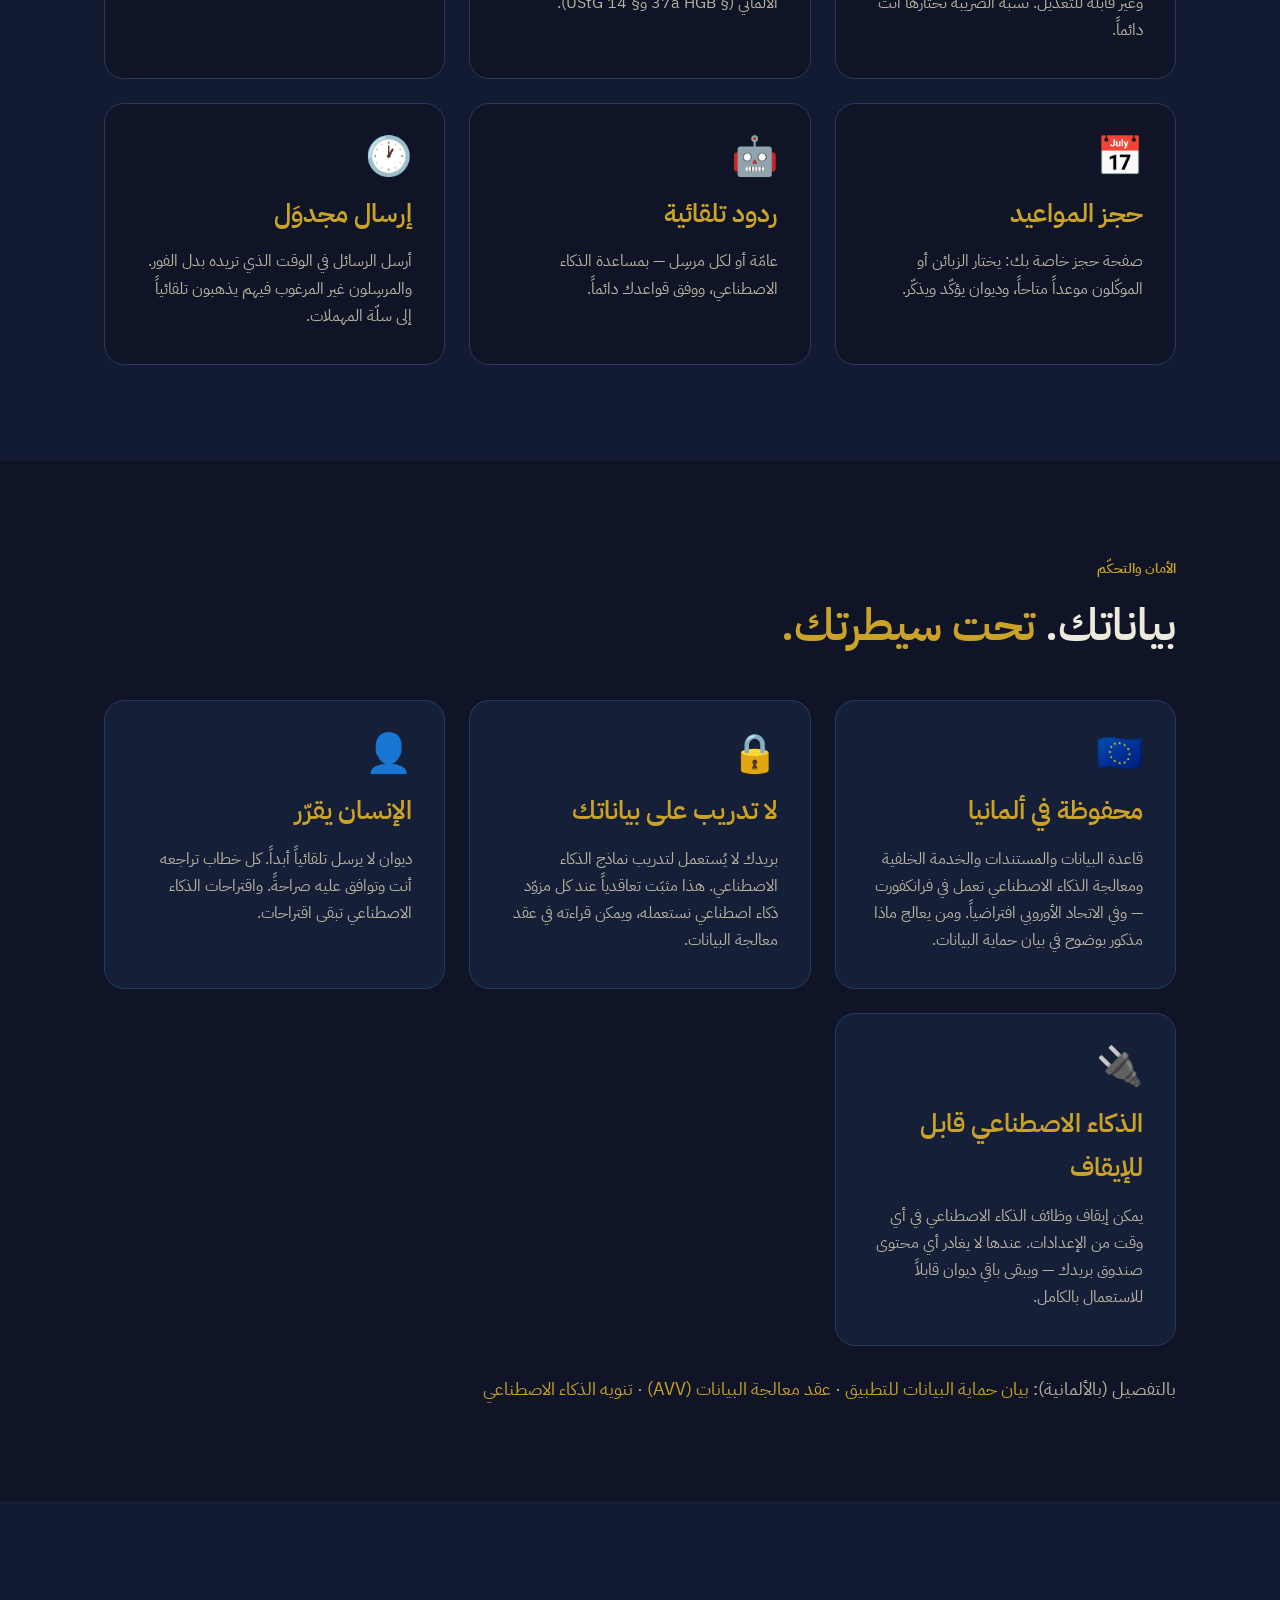
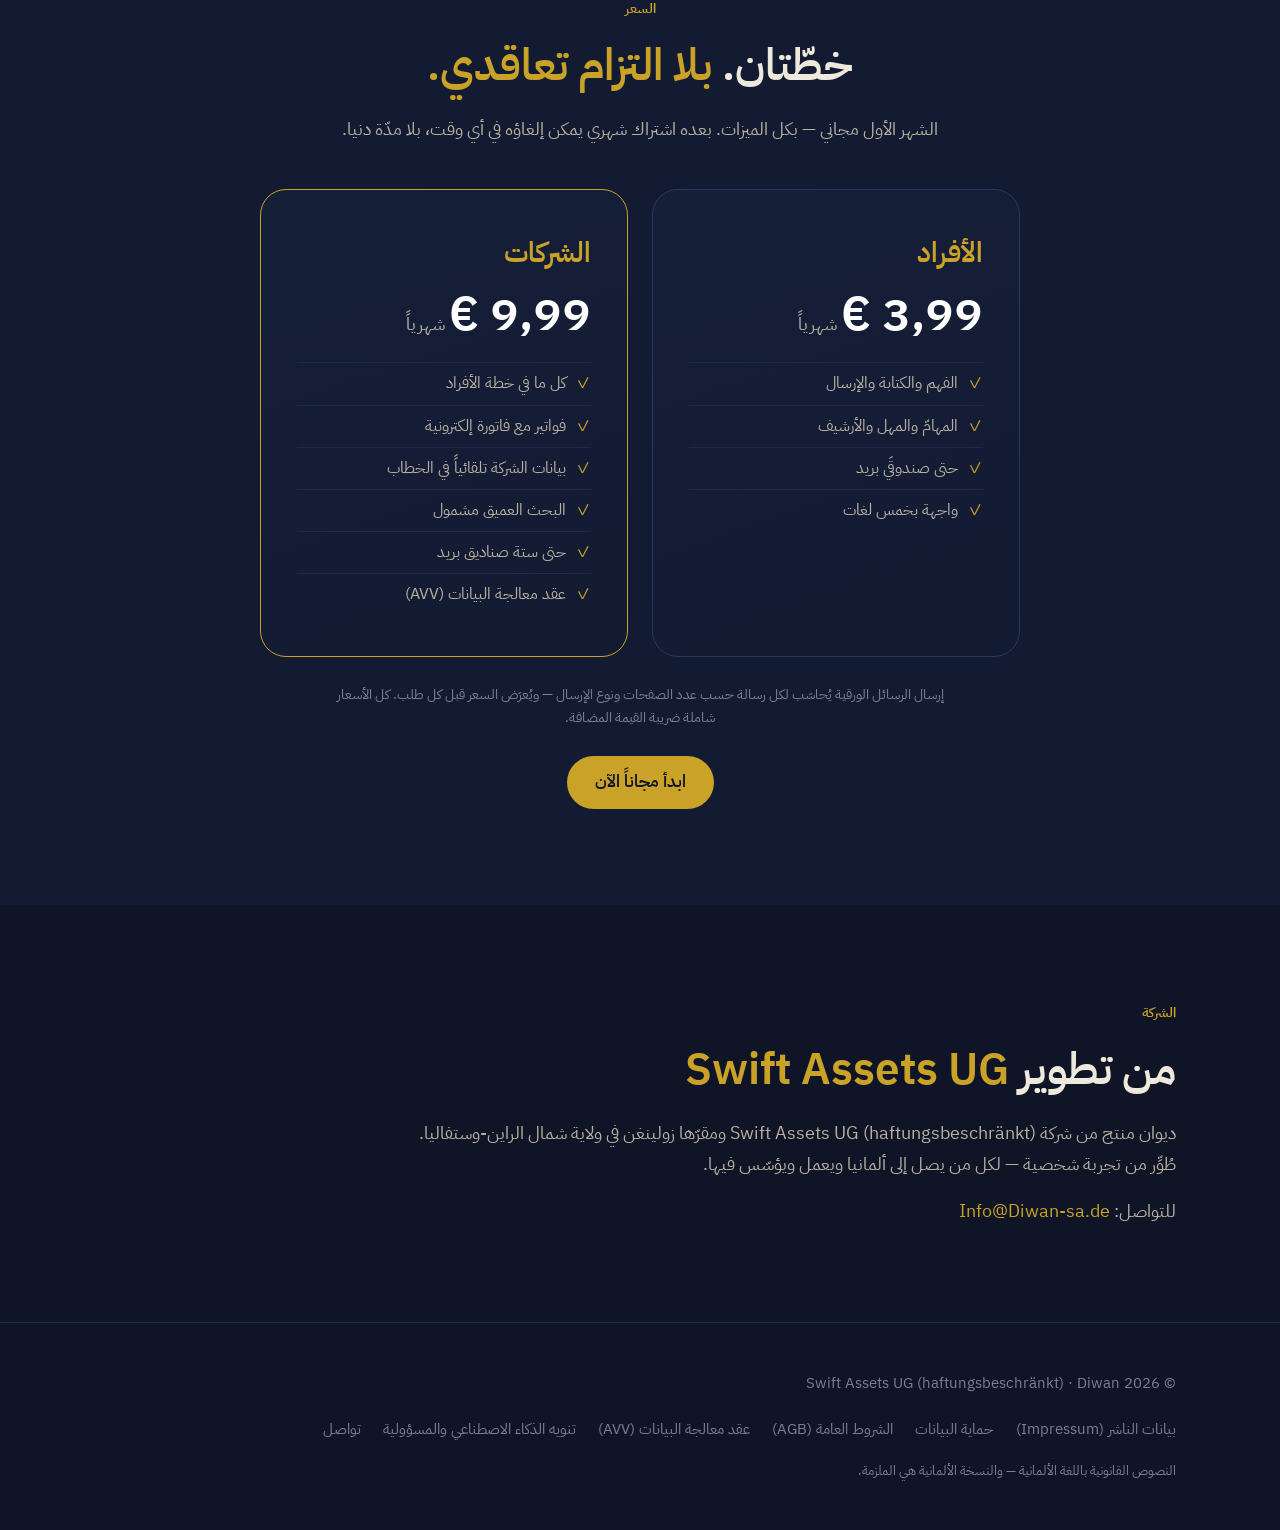
<file: ar/index.html>
<!doctype html>
<html lang="ar" dir="rtl">
<head>
<meta charset="utf-8"/>
<meta name="viewport" content="width=device-width, initial-scale=1"/>
<title>ديوان — مساعدك للمراسلات الألمانية</title>
<meta name="description" content="ديوان يفهم الرسائل الرسمية، ويكتب الردّ بألمانية صحيحة، ويرسله — بريداً إلكترونياً أو رسالة ورقية. مع مهامّ ومهل وأرشيف وفواتير للشركات. واجهة بخمس لغات."/>
<meta property="og:title" content="ديوان — مراسلات ألمانية بلا عوائق"/>
<meta property="og:description" content="افهم، اكتب، أرسل — البريد الإلكتروني والبريد الورقي في تطبيق واحد. الشهر الأول مجاني، وبلا التزام تعاقدي."/>
<meta property="og:type" content="website"/>
<meta property="og:locale" content="ar"/>
<link rel="canonical" href="https://diwan-sa.de/ar/"/>
<link rel="alternate" hreflang="de" href="https://diwan-sa.de/"/>
<link rel="alternate" hreflang="ar" href="https://diwan-sa.de/ar/"/>
<link rel="alternate" hreflang="en" href="https://diwan-sa.de/en/"/>
<link rel="alternate" hreflang="ru" href="https://diwan-sa.de/ru/"/>
<link rel="alternate" hreflang="uk" href="https://diwan-sa.de/uk/"/>
<link rel="alternate" hreflang="x-default" href="https://diwan-sa.de/"/>
<link rel="icon" type="image/svg+xml" href="/favicon.svg"/>
<link rel="stylesheet" href="/site.css"/>
</head>
<body>
<nav>
  <div class="container nav-inner">
    <a href="/ar/" aria-label="Diwan"><svg viewBox="200 88 432 122" style="width:var(--wm-w,142px);max-width:100%;height:auto;display:block;margin:0 auto" aria-hidden="true"><text x="540" y="200" text-anchor="end" font-size="135" style="font-family:Sacramento,cursive" fill="#C9A227">Diwan</text><g transform="translate(468.2,51.6)"><g transform="rotate(42 76.8 128.4)"><g transform="scale(0.3)"><path d="M256 92 C334 92 372 148 372 214 C372 300 302 362 256 428 C210 362 140 300 140 214 C140 148 178 92 256 92 Z" fill="#C9A227"/><circle cx="256" cy="240" r="23" fill="#0F1526"/><path d="M256 263 V404" stroke="#0F1526" stroke-width="13" stroke-linecap="round"/></g></g></g></svg></a>
    <div class="nav-links">
      <a href="#problem">المشكلة</a>
      <a href="#funktionen">الميزات</a>
      <a href="#video">الفيديو</a>
      <a href="#sicherheit">الأمان</a>
      <a href="#preis">السعر</a>
      <details class="lang">
        <summary aria-label="اللغة: العربية"><span class="flag"><svg viewBox="0 0 30 20" aria-hidden="true"><rect width="30" height="20" fill="#fff"/><rect width="30" height="6.67" fill="#007A3D"/><rect y="13.33" width="30" height="6.67" fill="#000"/><polygon points="10.00,7.40 10.58,9.20 12.47,9.20 10.94,10.31 11.53,12.10 10.00,10.99 8.47,12.10 9.06,10.31 7.53,9.20 9.42,9.20" fill="#CE1126"/><polygon points="15.00,7.40 15.58,9.20 17.47,9.20 15.94,10.31 16.53,12.10 15.00,10.99 13.47,12.10 14.06,10.31 12.53,9.20 14.42,9.20" fill="#CE1126"/><polygon points="20.00,7.40 20.58,9.20 22.47,9.20 20.94,10.31 21.53,12.10 20.00,10.99 18.47,12.10 19.06,10.31 17.53,9.20 19.42,9.20" fill="#CE1126"/></svg></span><span class="code">AR</span><span class="caret" aria-hidden="true"></span></summary>
        <ul role="list" aria-label="اللغة"><li><a href="/" lang="de" hreflang="de"><span class="flag"><svg viewBox="0 0 30 20" aria-hidden="true"><rect width="30" height="20" fill="#FFCE00"/><rect width="30" height="13.33" fill="#DD0000"/><rect width="30" height="6.67" fill="#000"/></svg></span>Deutsch</a></li><li><a href="/ar/" lang="ar" hreflang="ar" class="on" aria-current="page"><span class="flag"><svg viewBox="0 0 30 20" aria-hidden="true"><rect width="30" height="20" fill="#fff"/><rect width="30" height="6.67" fill="#007A3D"/><rect y="13.33" width="30" height="6.67" fill="#000"/><polygon points="10.00,7.40 10.58,9.20 12.47,9.20 10.94,10.31 11.53,12.10 10.00,10.99 8.47,12.10 9.06,10.31 7.53,9.20 9.42,9.20" fill="#CE1126"/><polygon points="15.00,7.40 15.58,9.20 17.47,9.20 15.94,10.31 16.53,12.10 15.00,10.99 13.47,12.10 14.06,10.31 12.53,9.20 14.42,9.20" fill="#CE1126"/><polygon points="20.00,7.40 20.58,9.20 22.47,9.20 20.94,10.31 21.53,12.10 20.00,10.99 18.47,12.10 19.06,10.31 17.53,9.20 19.42,9.20" fill="#CE1126"/></svg></span>العربية</a></li><li><a href="/en/" lang="en" hreflang="en"><span class="flag"><svg viewBox="0 0 60 30" aria-hidden="true"><rect width="60" height="30" fill="#012169"/><path d="M0 0L60 30M60 0L0 30" stroke="#fff" stroke-width="6"/><path d="M0 0L60 30M60 0L0 30" stroke="#C8102E" stroke-width="2"/><path d="M30 0V30M0 15H60" stroke="#fff" stroke-width="10"/><path d="M30 0V30M0 15H60" stroke="#C8102E" stroke-width="6"/></svg></span>English</a></li><li><a href="/ru/" lang="ru" hreflang="ru"><span class="flag"><svg viewBox="0 0 30 20" aria-hidden="true"><rect width="30" height="20" fill="#D52B1E"/><rect width="30" height="13.33" fill="#0039A6"/><rect width="30" height="6.67" fill="#fff"/></svg></span>Русский</a></li><li><a href="/uk/" lang="uk" hreflang="uk"><span class="flag"><svg viewBox="0 0 30 20" aria-hidden="true"><rect width="30" height="20" fill="#FFD700"/><rect width="30" height="10" fill="#0057B7"/></svg></span>Українська</a></li></ul>
      </details>
      <a class="btn small" href="https://app.diwan-sa.de" rel="noopener">افتح التطبيق</a>
    </div>
  </div>
</nav>
<header class="hero">
  <div class="container">
    <div class="wordmark"><svg viewBox="200 88 432 122" style="width:var(--wm-w,531px);max-width:100%;height:auto;display:block;margin:0 auto" aria-hidden="true"><text x="540" y="200" text-anchor="end" font-size="135" style="font-family:Sacramento,cursive" fill="#C9A227">Diwan</text><g transform="translate(468.2,51.6)"><g transform="rotate(42 76.8 128.4)"><g transform="scale(0.3)"><path d="M256 92 C334 92 372 148 372 214 C372 300 302 362 256 428 C210 362 140 300 140 214 C140 148 178 92 256 92 Z" fill="#C9A227"/><circle cx="256" cy="240" r="23" fill="#0F1526"/><path d="M256 263 V404" stroke="#0F1526" stroke-width="13" stroke-linecap="round"/></g></g></g></svg></div>
    <h1>المراسلات الألمانية يجب ألّا <span class="gold">تعطّل أحداً</span></h1>
    <p class="sub">ديوان يفهم الرسائل الرسمية، ويكتب الردّ بألمانية صحيحة، ويرسله — بريداً إلكترونياً أو رسالة ورقية حقيقية. لكل من يتلقّى بريداً في ألمانيا: يُشرح لك بلغتك إن أردت. وأنت من يراجع ويوافق.</p>
    <div class="cta">
      <a class="btn" href="https://app.diwan-sa.de" rel="noopener">ابدأ مجاناً الآن</a>
      <a class="btn ghost" href="#video">شاهد الفيديو</a>
    </div>
    <div><span class="chip">🎁 الشهر الأول مجاني — ثم ابتداءً من 3,99 € شهرياً، ويمكن الإلغاء في أي وقت</span></div>
  </div>
</header>
<section id="problem">
  <div class="container">
    <p class="kicker reveal">المشكلة</p>
    <h2 class="reveal">الرسائل الرسمية تستهلك <span class="gold">الوقت والأعصاب</span></h2>
    <p class="lead reveal">رسائل الدوائر الرسمية وشركات التأمين والمؤجّرين والزبائن تطلب ردّاً بصيغة معيّنة وقبل يوم معيّن. من لا يتقن الألمانية كثيراً ما لا يفهمها. ومن يتقنها نادراً ما يجد الوقت ليردّ عليها كما ينبغي.</p>
    <div class="cards"><div class="card reveal"><div class="big">⏰</div><h3>المُهَل</h3><p>«خلال ١٤ يوماً» — من أي يوم تُحسب؟ من يترك الرسالة جانباً يصله بعدها إنذار بالدفع.</p></div>
<div class="card reveal"><div class="big">✍️</div><h3>الصيغة الصحيحة</h3><p>قراءة لغة الدوائر الرسمية صعبة. وكتابتها بشكل صحيح — بالتحية ورقم الملف والنبرة المناسبة — عملٌ حتى لمن لغته الأم الألمانية.</p></div>
<div class="card reveal"><div class="big">🖨️</div><h3>الورق</h3><p>طباعة، وتغليف، وذهاب إلى البريد، ورسالة مسجّلة، وحفظ الإيصال — لكل ردّ على حدة.</p></div></div>
  </div>
</section>
<section class="trust" id="zielgruppe">
  <div class="container">
    <p class="kicker reveal">لمن</p>
    <h2 class="reveal">لـ<span class="gold">كل</span> من يتلقّى بريداً في ألمانيا</h2>
    <p class="lead reveal">الفائدة الأكبر لمن هم جدد هنا. لكن حتى من يتكلّم الألمانية يكتب مع ديوان أسرع وأدقّ وبالصيغة الصحيحة — في حياته الخاصة وفي عمله.</p>
    <div class="cards"><div class="card reveal"><div class="big">🧑‍💼</div><h3>الأفراد</h3><p>يفهمون بريدهم ويردّون عليه بثقة: الدائرة الرسمية، والمؤجّر، والتأمين، وصندوق التأمين الصحي. يُشرح بلغتك، ويُردّ عليه بالألمانية، ويُرسَل بضغطة.</p></div>
<div class="card reveal"><div class="big">🏪</div><h3>الشركات الصغيرة</h3><p>مراسلات الدوائر والزبائن والمورّدين من صندوق بريد واحد — مع بيانات الشركة التي يجب أن يحملها كل خطاب تجاري، وفواتير تصمد أمام أي تدقيق.</p></div></div>
    <p class="langs reveal"><span>الواجهة تتكلّم خمس لغات:</span> <a href="/" lang="de" class="chip small">Deutsch</a> <a href="/ar/" lang="ar" class="chip small">العربية</a> <a href="/en/" lang="en" class="chip small">English</a> <a href="/ru/" lang="ru" class="chip small">Русский</a> <a href="/uk/" lang="uk" class="chip small">Українська</a></p>
  </div>
</section>
<section id="video">
  <div class="container">
    <p class="kicker reveal">ديوان في دقيقتين ونصف</p>
    <h2 class="reveal">شاهد ديوان <span class="gold">أثناء العمل</span></h2>
    <p class="lead reveal">لقطات حقيقية من التطبيق: الفهم، والكتابة، والإرسال، والمهل، والأرشيف، وخمس لغات، والفواتير — بتعليق صوتي بالألمانية.</p>
    <div class="video-wrap reveal">
      <video controls preload="metadata" poster="/poster.jpg">
        <source src="/diwan-pitch-de.mp4" type="video/mp4"/>
      </video>
    </div>
    <p class="video-note reveal">لغة الفيديو: الألمانية.</p>
  </div>
</section>
<section id="funktionen">
  <div class="container">
    <p class="kicker reveal">الميزات بالتفصيل</p>
    <h2 class="reveal">من صندوق البريد إلى الردّ — <span class="gold">أداة واحدة</span></h2>
    <p class="lead reveal">كل اللقطات أدناه مأخوذة مباشرة من التطبيق أثناء عمله.</p>

    <div class="feature reveal">
      <div>
        <p class="num">01 — الفهم</p>
        <h3>ضغطة واحدة. <span class="gold">فهمت.</span></h3>
        <p>ديوان يتّصل بصناديق بريدك الإلكتروني الموجودة. حين تصل رسالة رسمية تكفي ضغطة واحدة — فيشرحها ديوان بلغتك:</p>
        <ul><li>ما المطلوب — في قائمة واضحة</li><li>ما المستندات اللازمة</li><li>إلى متى؟ المهلة تأتي أولاً</li></ul>
      </div>
      <div class="media"><video autoplay muted loop playsinline preload="metadata" src="/explain.mp4"></video></div>
    </div>

    <div class="feature flip reveal">
      <div>
        <p class="num">02 — الكتابة</p>
        <h3>ملاحظات تدخل، <span class="gold">ألمانية صحيحة</span> تخرج</h3>
        <p>تكتب ردّك ملاحظةً بسيطة — بالألمانية أو العربية أو الإنجليزية أو الروسية أو الأوكرانية أو أي لغة أخرى. ديوان يصوغ منها خطاباً ألمانياً صحيحاً بالشكل المناسب. ونصّك الأصلي يمكن استعادته بضغطة في أي وقت. لا شيء يُرسَل تلقائياً — أنت من يقرّر.</p>
        
      </div>
      <div class="media"><video autoplay muted loop playsinline preload="metadata" src="/write.mp4"></video></div>
    </div>

    <div class="feature reveal">
      <div>
        <p class="num">03 — يسأل بدل أن يخمّن</p>
        <h3>الذكاء الاصطناعي <span class="gold">لا يخمّن</span> — بل يسأل</h3>
        <p>إن نقصت معلومة يطرح ديوان أولاً أسئلة محدّدة — «هل إثبات السكن متوفّر لديك؟» — ولا يصوغ الخطاب إلا بعد جوابك. فتخرج الخطابات واقعية لا تخمينية، وتُدرَج فيها الوقائع المؤكَّدة على نحو ملزم.</p>
        
      </div>
      <div class="media"><video autoplay muted loop playsinline preload="metadata" src="/clarify.mp4"></video></div>
    </div>

    <div class="feature flip reveal">
      <div>
        <p class="num">04 — البريد الورقي</p>
        <h3>رسائل ورقية حقيقية، <span class="gold">رقمياً بالكامل</span></h3>
        <p>جهات كثيرة ما زالت تكتب على الورق — وديوان يسدّ هذه الفجوة بالضبط. تصوّر الرسالة، فيقرؤها ديوان ويشرحها، ويتعرّف على المهل والمستندات المطلوبة. والردّ يخرج رسالةً ورقية حقيقية من داخل التطبيق — بلا طابعة، وبلا ذهاب إلى البريد.</p>
        
      </div>
      <div class="media"><video autoplay muted loop playsinline preload="metadata" src="/paper.mp4"></video></div>
    </div>

    <div class="feature reveal">
      <div>
        <p class="num">05 — الطباعة والإرسال والإثبات</p>
        <h3>تُطبَع، وتُغلَّف، <span class="gold">وتُسلَّم</span></h3>
        <p>عند الإرسال يتولّى ديوان كل شيء: الطباعة والتغليف والتسليم — وبريداً مسجّلاً إن شئت. المرفقات تُطبَع وتُرسَل في الرسالة نفسها. وإثبات الإرسال يبقى محفوظاً في التطبيق ومتاحاً في أي وقت.</p>
        
      </div>
      <div class="media"><video autoplay muted loop playsinline preload="metadata" src="/print.mp4"></video></div>
    </div>

    <div class="feature flip reveal">
      <div>
        <p class="num">06 — المهامّ والمهل</p>
        <h3>المهل تصبح <span class="gold">مهامّ</span> — تلقائياً</h3>
        <p>من الرسائل والبريد الإلكتروني تنشأ مهامّ ومواعيد وتذكيرات — بمهلة لكل مستند مطلوب وتذكير قبل كل موعد. لا شيء يضيع سهواً بعد اليوم.</p>
        
      </div>
      <div class="media"><video autoplay muted loop playsinline preload="metadata" src="/tasks.mp4"></video></div>
    </div>
  </div>
</section>
<section class="trust" id="cockpit">
  <div class="container">
    <p class="kicker reveal">وأكثر من ذلك</p>
    <h2 class="reveal">مركز قيادة <span class="gold">كامل</span> لبريدك</h2>
    <div class="cards"><div class="card reveal"><div class="big">🌍</div><h3>خمس لغات</h3><p>الواجهة بالألمانية أو العربية أو الإنجليزية أو الروسية أو الأوكرانية — والخطاب يبقى ألمانية صحيحة. بدّل في أي وقت دون تسجيل دخول جديد.</p></div>
<div class="card reveal"><div class="big">🗂️</div><h3>أرشيف آمن</h3><p>الرسائل والمرفقات والخطابات والمستندات تبقى محفوظة وفي متناول يدك عند أي استفسار لاحق. ديوان لا يحذف مراسلاتك من تلقاء نفسه أبداً.</p></div>
<div class="card reveal"><div class="big">🔍</div><h3>البحث العميق</h3><p>يجد السطر الواحد في سنوات من البريد — عبر الرسائل والمرفقات والخطابات والمسودات، مع اقتباس حرفي.</p></div>
<div class="card reveal"><span class="badge">لحسابات الشركات فقط</span><div class="big">🧾</div><h3>الفواتير</h3><p>فواتير لزبائنك مباشرة من ديوان — ملف PDF بفاتورة إلكترونية مضمَّنة (ZUGFeRD / EN 16931)، بأرقامك الضريبية، مرقّمة تسلسلياً وغير قابلة للتعديل. نسبة الضريبة تختارها أنت دائماً.</p></div>
<div class="card reveal"><span class="badge">لحسابات الشركات فقط</span><div class="big">🏢</div><h3>بيانات الشركة تلقائياً</h3><p>سجّل رقم السجلّ التجاري والمحكمة ورقم ضريبة القيمة المضافة مرّة واحدة — فيضعها ديوان في كل خطاب تجاري كما يقتضي القانون الألماني (§ 37a HGB و§ 14 UStG).</p></div>
<div class="card reveal"><div class="big">📥</div><h3>عدّة صناديق بريد</h3><p>كل حساباتك في مكان واحد — مع اختيار المرسِل لكل رسالة. Gmail عبر تسجيل دخول Google، والبقية عبر IMAP.</p></div>
<div class="card reveal"><div class="big">📅</div><h3>حجز المواعيد</h3><p>صفحة حجز خاصة بك: يختار الزبائن أو الموكّلون موعداً متاحاً، وديوان يؤكّد ويذكّر.</p></div>
<div class="card reveal"><div class="big">🤖</div><h3>ردود تلقائية</h3><p>عامّة أو لكل مرسِل — بمساعدة الذكاء الاصطناعي، ووفق قواعدك دائماً.</p></div>
<div class="card reveal"><div class="big">🕐</div><h3>إرسال مجدوَل</h3><p>أرسل الرسائل في الوقت الذي تريده بدل الفور. والمرسِلون غير المرغوب فيهم يذهبون تلقائياً إلى سلّة المهملات.</p></div></div>
  </div>
</section>
<section id="sicherheit">
  <div class="container">
    <p class="kicker reveal">الأمان والتحكّم</p>
    <h2 class="reveal">بياناتك. <span class="gold">تحت سيطرتك.</span></h2>
    <div class="cards"><div class="card reveal"><div class="big">🇪🇺</div><h3>محفوظة في ألمانيا</h3><p>قاعدة البيانات والمستندات والخدمة الخلفية ومعالجة الذكاء الاصطناعي تعمل في فرانكفورت — وفي الاتحاد الأوروبي افتراضياً. ومن يعالج ماذا مذكور بوضوح في بيان حماية البيانات.</p></div>
<div class="card reveal"><div class="big">🔒</div><h3>لا تدريب على بياناتك</h3><p>بريدك لا يُستعمل لتدريب نماذج الذكاء الاصطناعي. هذا مثبَت تعاقدياً عند كل مزوّد ذكاء اصطناعي نستعمله، ويمكن قراءته في عقد معالجة البيانات.</p></div>
<div class="card reveal"><div class="big">👤</div><h3>الإنسان يقرّر</h3><p>ديوان لا يرسل تلقائياً أبداً. كل خطاب تراجعه أنت وتوافق عليه صراحةً. واقتراحات الذكاء الاصطناعي تبقى اقتراحات.</p></div>
<div class="card reveal"><div class="big">🔌</div><h3>الذكاء الاصطناعي قابل للإيقاف</h3><p>يمكن إيقاف وظائف الذكاء الاصطناعي في أي وقت من الإعدادات. عندها لا يغادر أي محتوى صندوق بريدك — ويبقى باقي ديوان قابلاً للاستعمال بالكامل.</p></div></div>
    <p class="lead reveal" style="margin-top:28px">بالتفصيل (بالألمانية): <a href="/datenschutz-app.html">بيان حماية البيانات للتطبيق</a> · <a href="/avv.html">عقد معالجة البيانات (AVV)</a> · <a href="/ki-hinweis.html">تنويه الذكاء الاصطناعي</a></p>
  </div>
</section>
<section class="trust" id="preis">
  <div class="container" style="text-align:center">
    <p class="kicker reveal">السعر</p>
    <h2 class="reveal">خطّتان. <span class="gold">بلا التزام تعاقدي.</span></h2>
    <p class="lead reveal" style="margin:0 auto">الشهر الأول مجاني — بكل الميزات. بعده اشتراك شهري يمكن إلغاؤه في أي وقت، بلا مدّة دنيا.</p>
    <div class="plans">
      <div class="plan reveal">
        <h3>الأفراد</h3>
        <div class="amount">3,99 €<small> شهرياً</small></div>
        <ul><li>الفهم والكتابة والإرسال</li><li>المهامّ والمهل والأرشيف</li><li>حتى صندوقَي بريد</li><li>واجهة بخمس لغات</li></ul>
      </div>
      <div class="plan highlight reveal">
        <h3>الشركات</h3>
        <div class="amount">9,99 €<small> شهرياً</small></div>
        <ul><li>كل ما في خطة الأفراد</li><li>فواتير مع فاتورة إلكترونية</li><li>بيانات الشركة تلقائياً في الخطاب</li><li>البحث العميق مشمول</li><li>حتى ستة صناديق بريد</li><li>عقد معالجة البيانات (AVV)</li></ul>
      </div>
    </div>
    <p class="price-note reveal">إرسال الرسائل الورقية يُحاسَب لكل رسالة حسب عدد الصفحات ونوع الإرسال — ويُعرَض السعر قبل كل طلب. كل الأسعار شاملة ضريبة القيمة المضافة.</p>
    <div style="margin-top:26px" class="reveal"><a class="btn" href="https://app.diwan-sa.de" rel="noopener">ابدأ مجاناً الآن</a></div>
  </div>
</section>
<section id="unternehmen">
  <div class="container">
    <p class="kicker reveal">الشركة</p>
    <h2 class="reveal">من تطوير <span class="gold">Swift Assets UG</span></h2>
    <p class="lead reveal">ديوان منتج من شركة Swift Assets UG (haftungsbeschränkt) ومقرّها زولينغن في ولاية شمال الراين-وستفاليا. طُوِّر من تجربة شخصية — لكل من يصل إلى ألمانيا ويعمل ويؤسّس فيها.</p>
    <p class="lead reveal" style="margin-top:16px">للتواصل: <a href="mailto:Info@Diwan-sa.de">Info@Diwan-sa.de</a></p>
  </div>
</section>
<footer>
  <div class="container foot">
    <div>© <span id="y"></span> Swift Assets UG (haftungsbeschränkt) · Diwan</div>
    <div class="links">
      <a href="/impressum.html" hreflang="de">بيانات الناشر (Impressum)</a>
      <a href="/datenschutz.html" hreflang="de">حماية البيانات</a>
      <a href="/agb.html" hreflang="de">الشروط العامة (AGB)</a>
      <a href="/avv.html" hreflang="de">عقد معالجة البيانات (AVV)</a>
      <a href="/ki-hinweis.html" hreflang="de">تنويه الذكاء الاصطناعي والمسؤولية</a>
      <a href="mailto:Info@Diwan-sa.de">تواصل</a>
    </div>
  </div>
  <div class="container legal-note">النصوص القانونية باللغة الألمانية — والنسخة الألمانية هي الملزمة.</div>
</footer>

<script>
document.getElementById("y").textContent = new Date().getFullYear();
const io = new IntersectionObserver((es) => es.forEach(e => { if (e.isIntersecting) { e.target.classList.add("on"); io.unobserve(e.target); } }), { threshold: 0.12 });
document.querySelectorAll(".reveal").forEach(el => io.observe(el));
const lang = document.querySelector("details.lang");
document.addEventListener("click", e => { if (lang.open && !lang.contains(e.target)) lang.open = false; });
document.addEventListener("keydown", e => { if (e.key === "Escape") lang.open = false; });
</script>
</body>
</html>
</file>
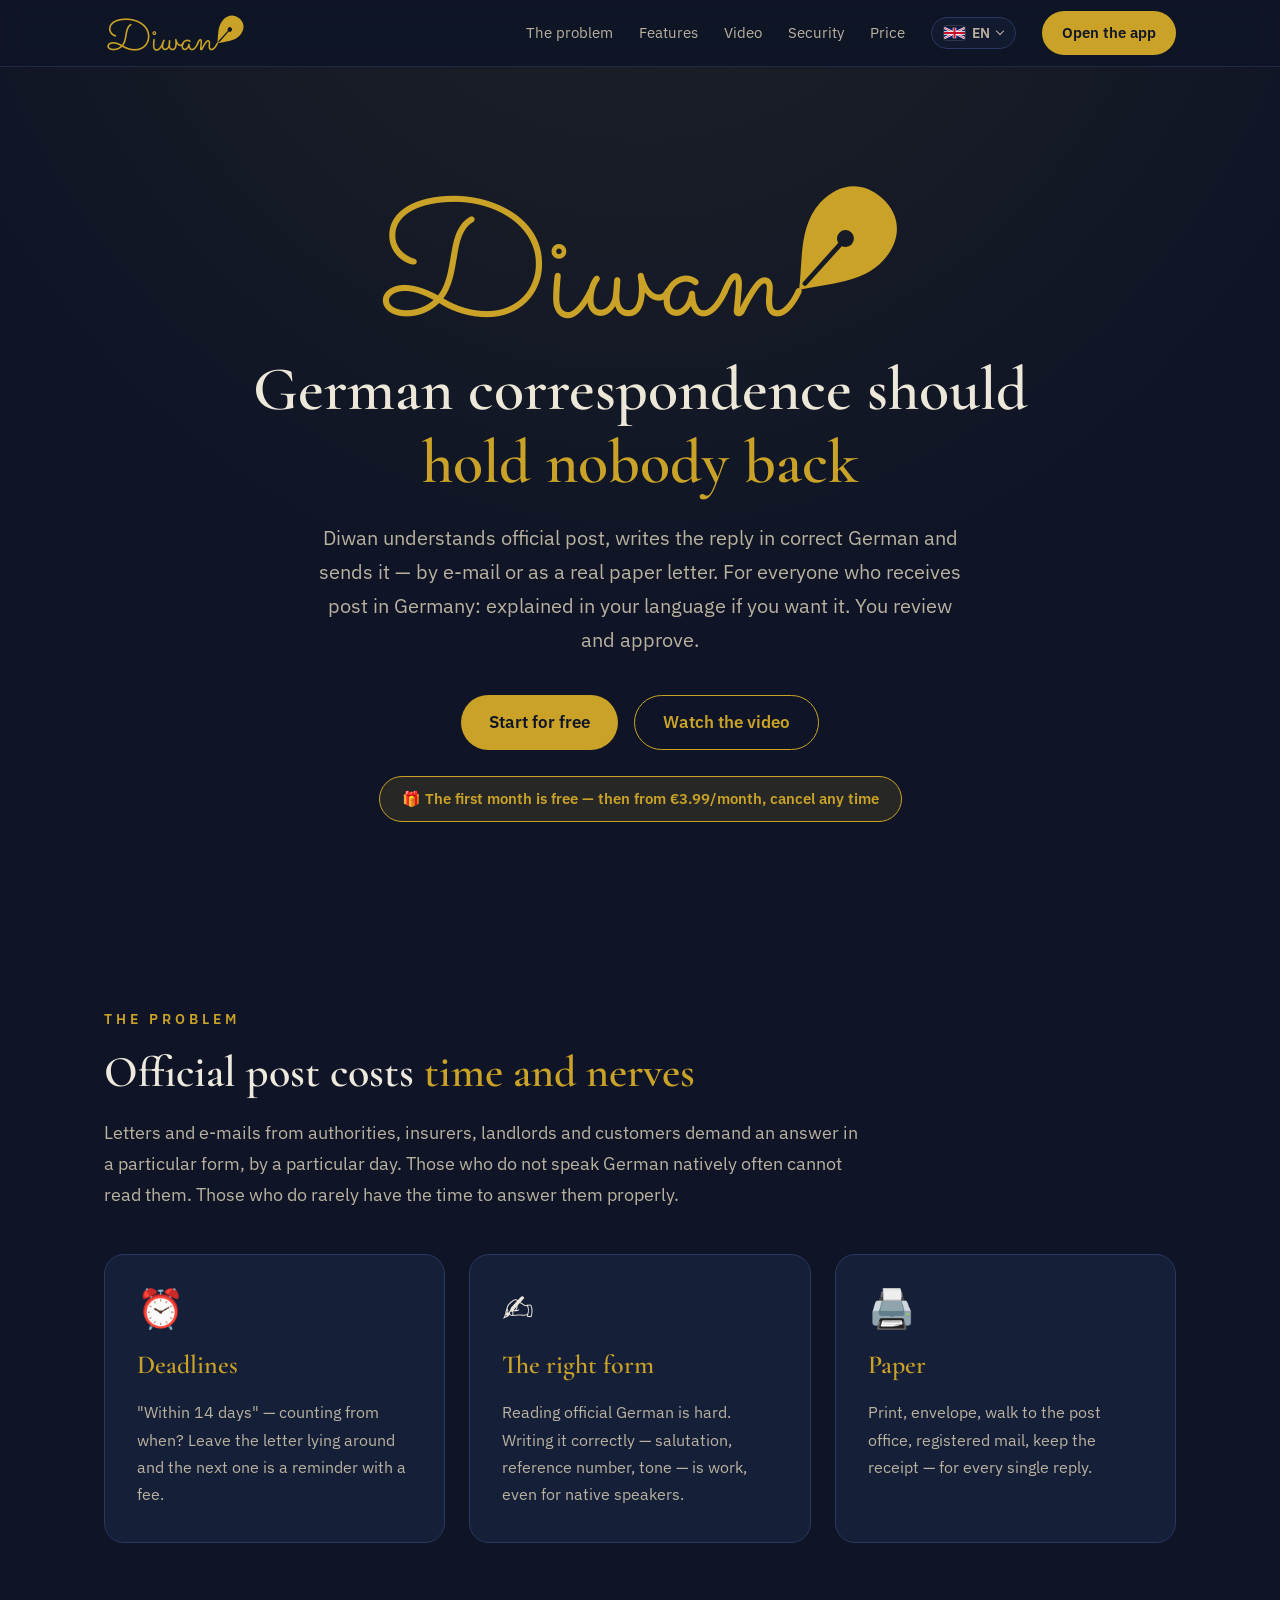
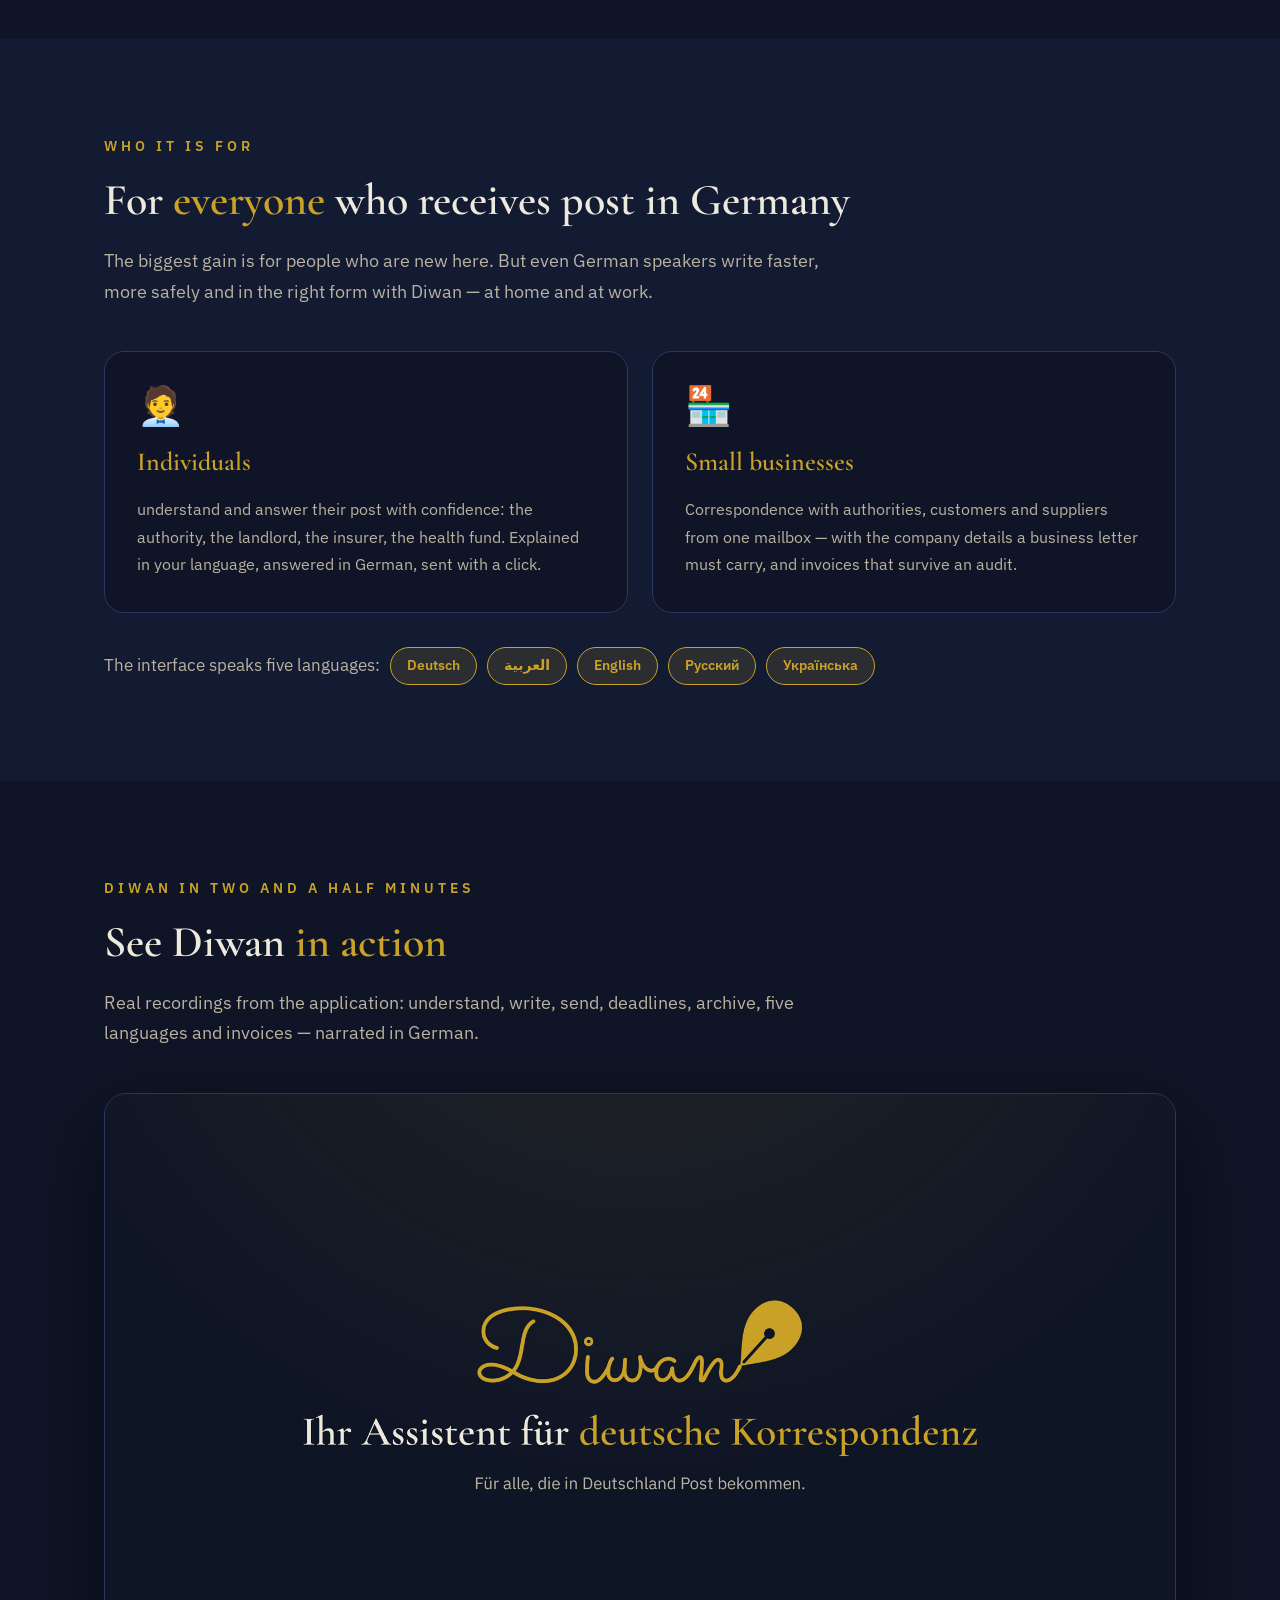
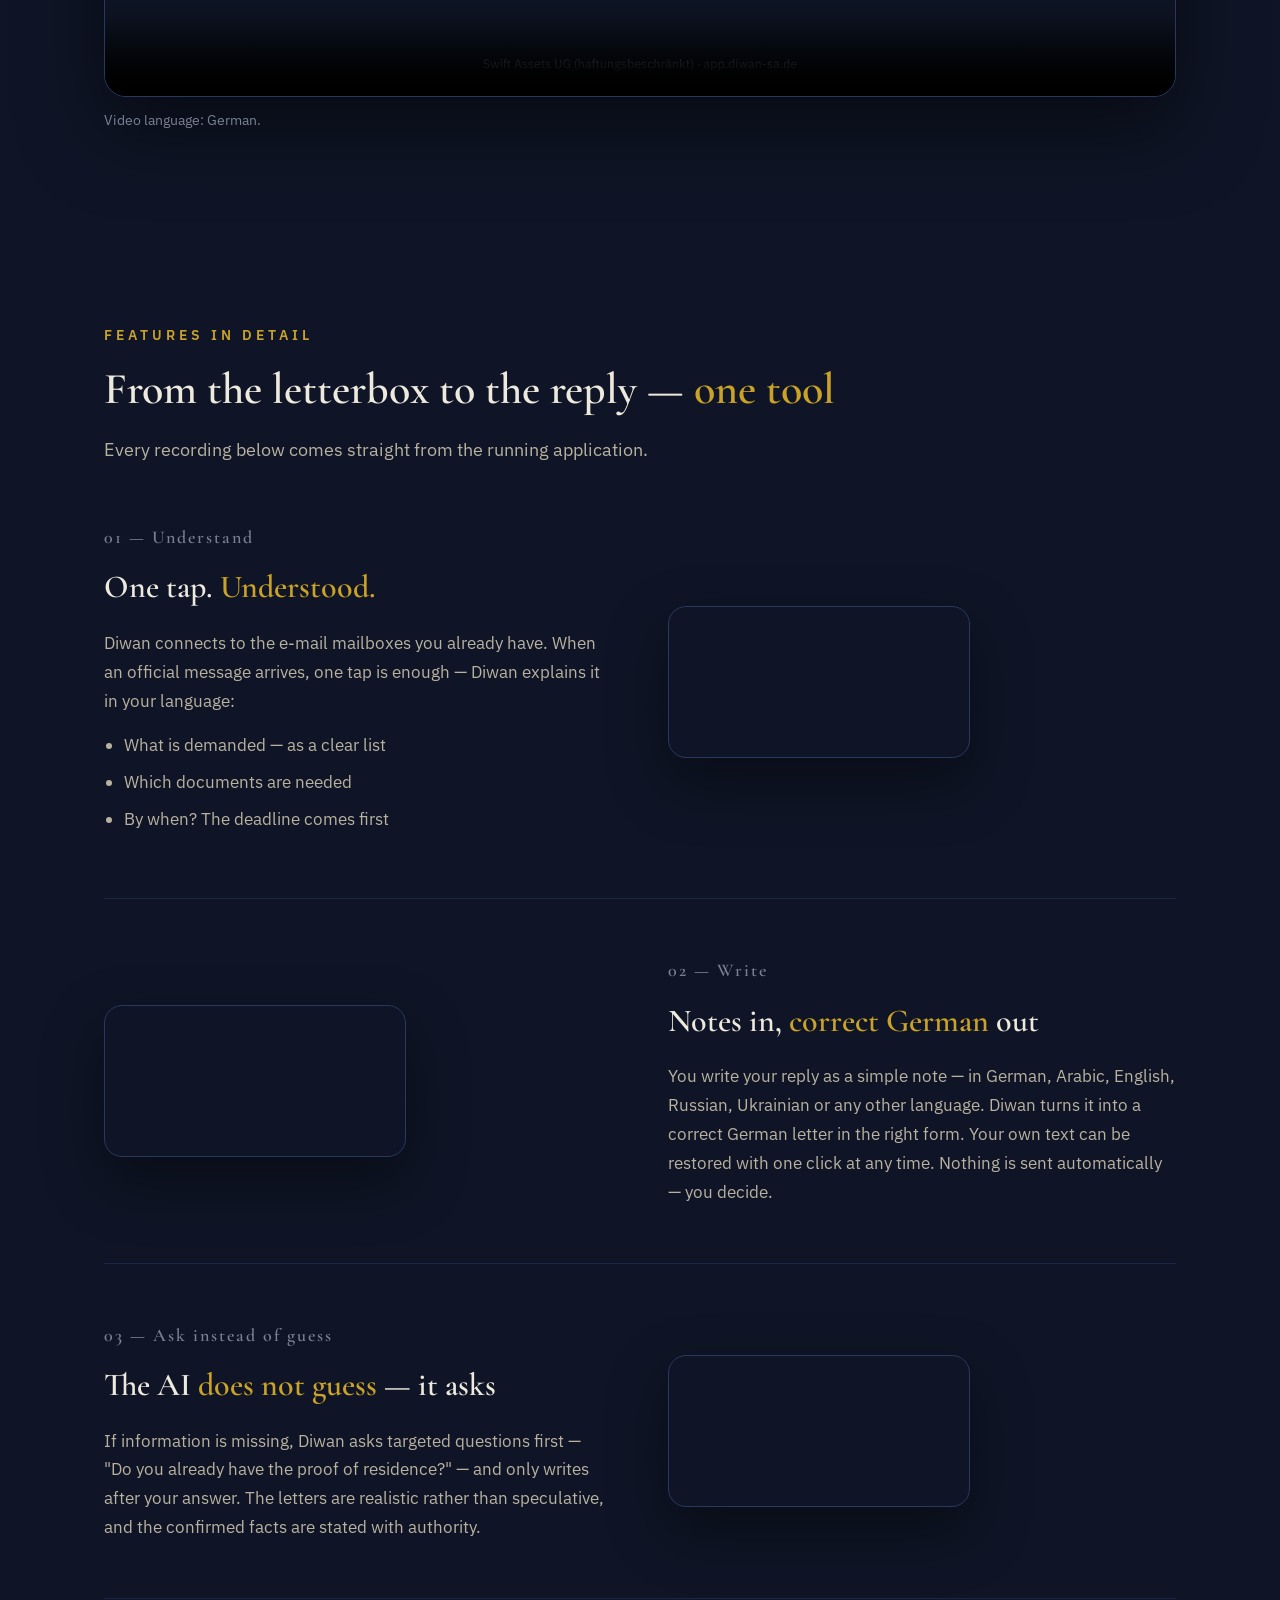
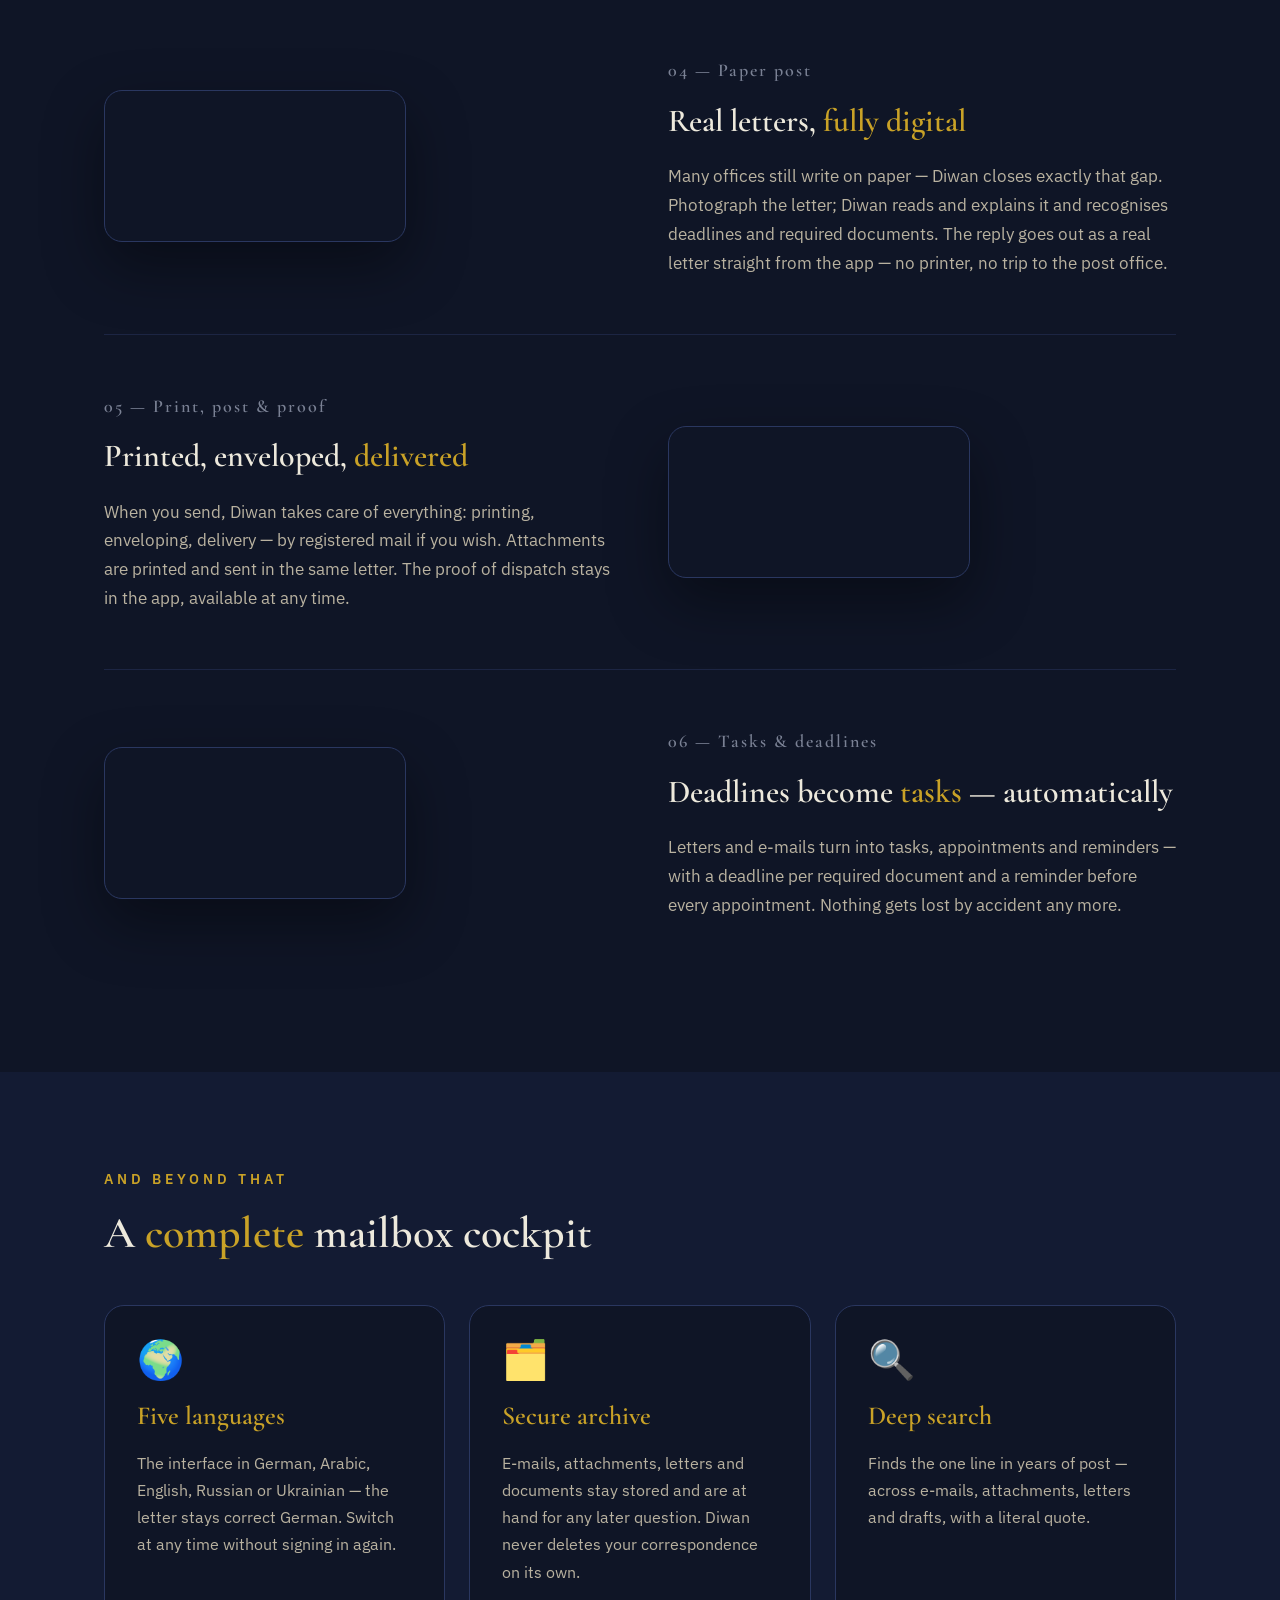
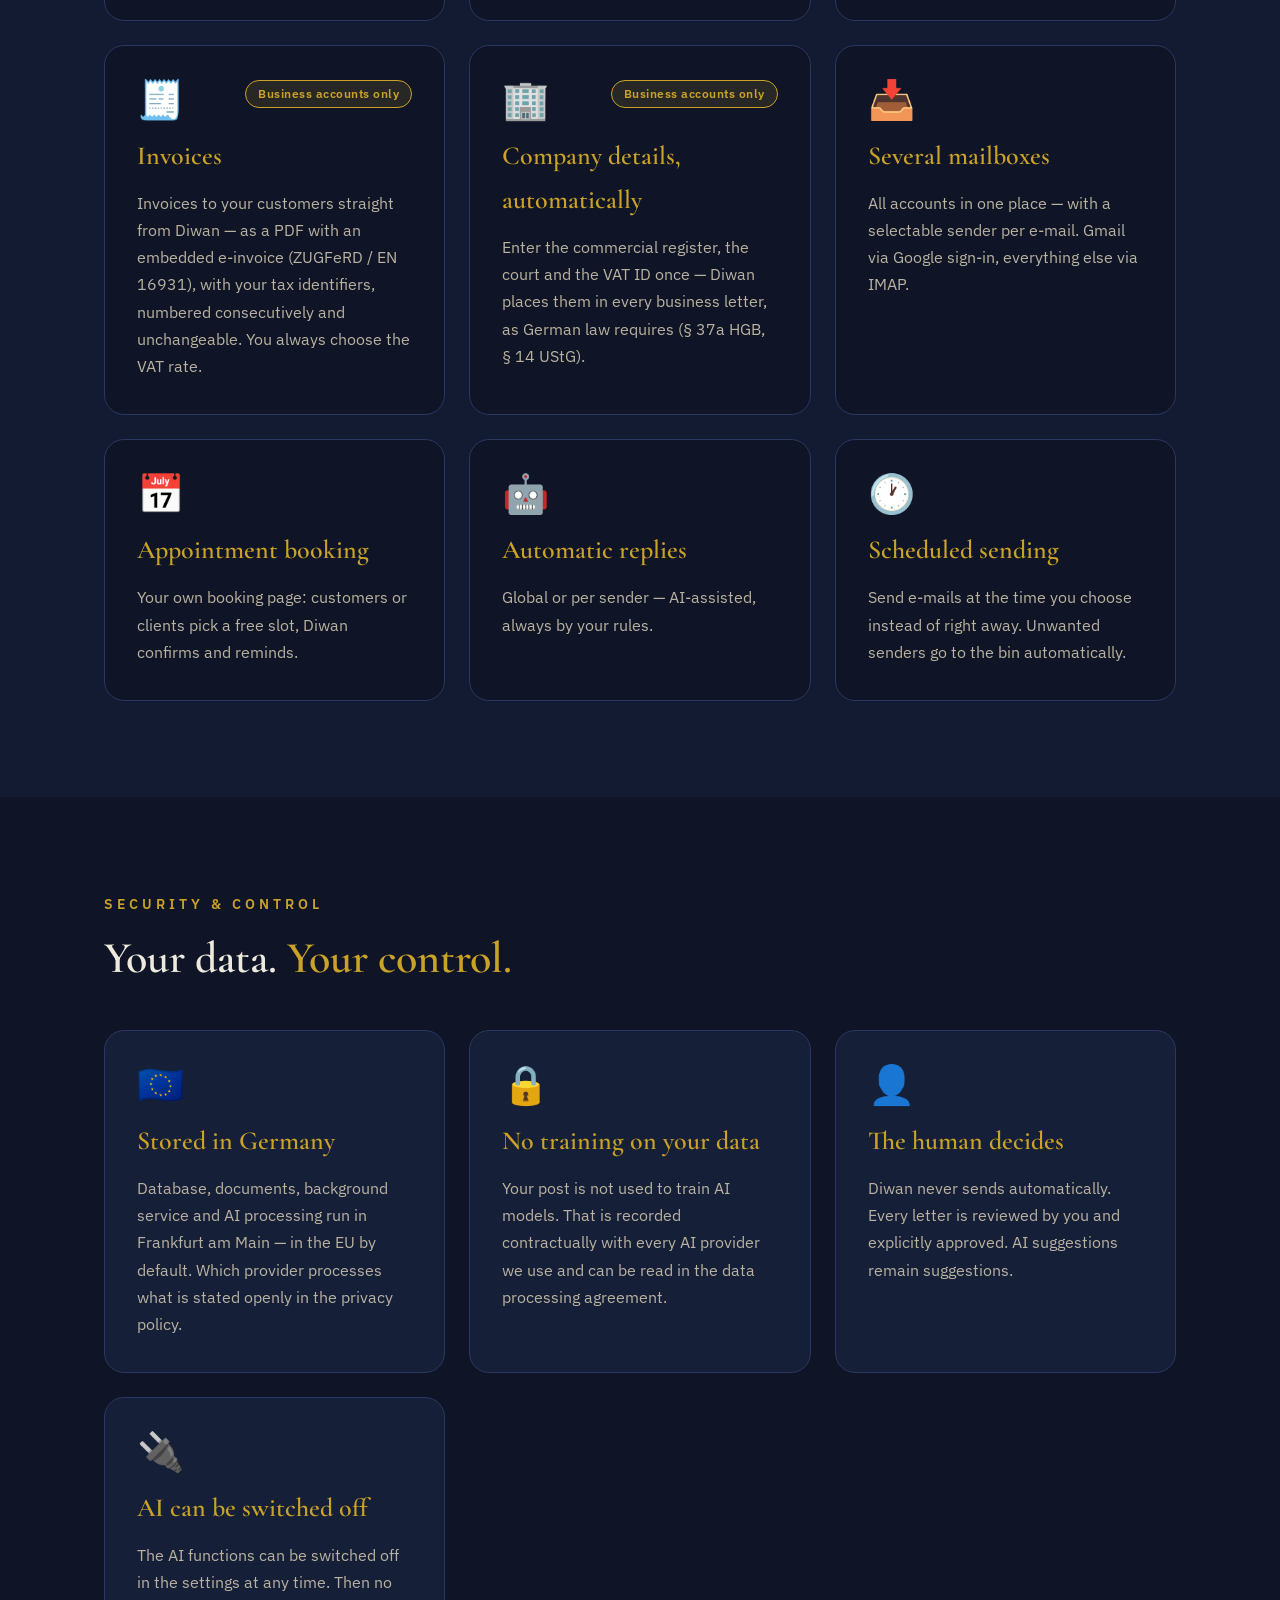
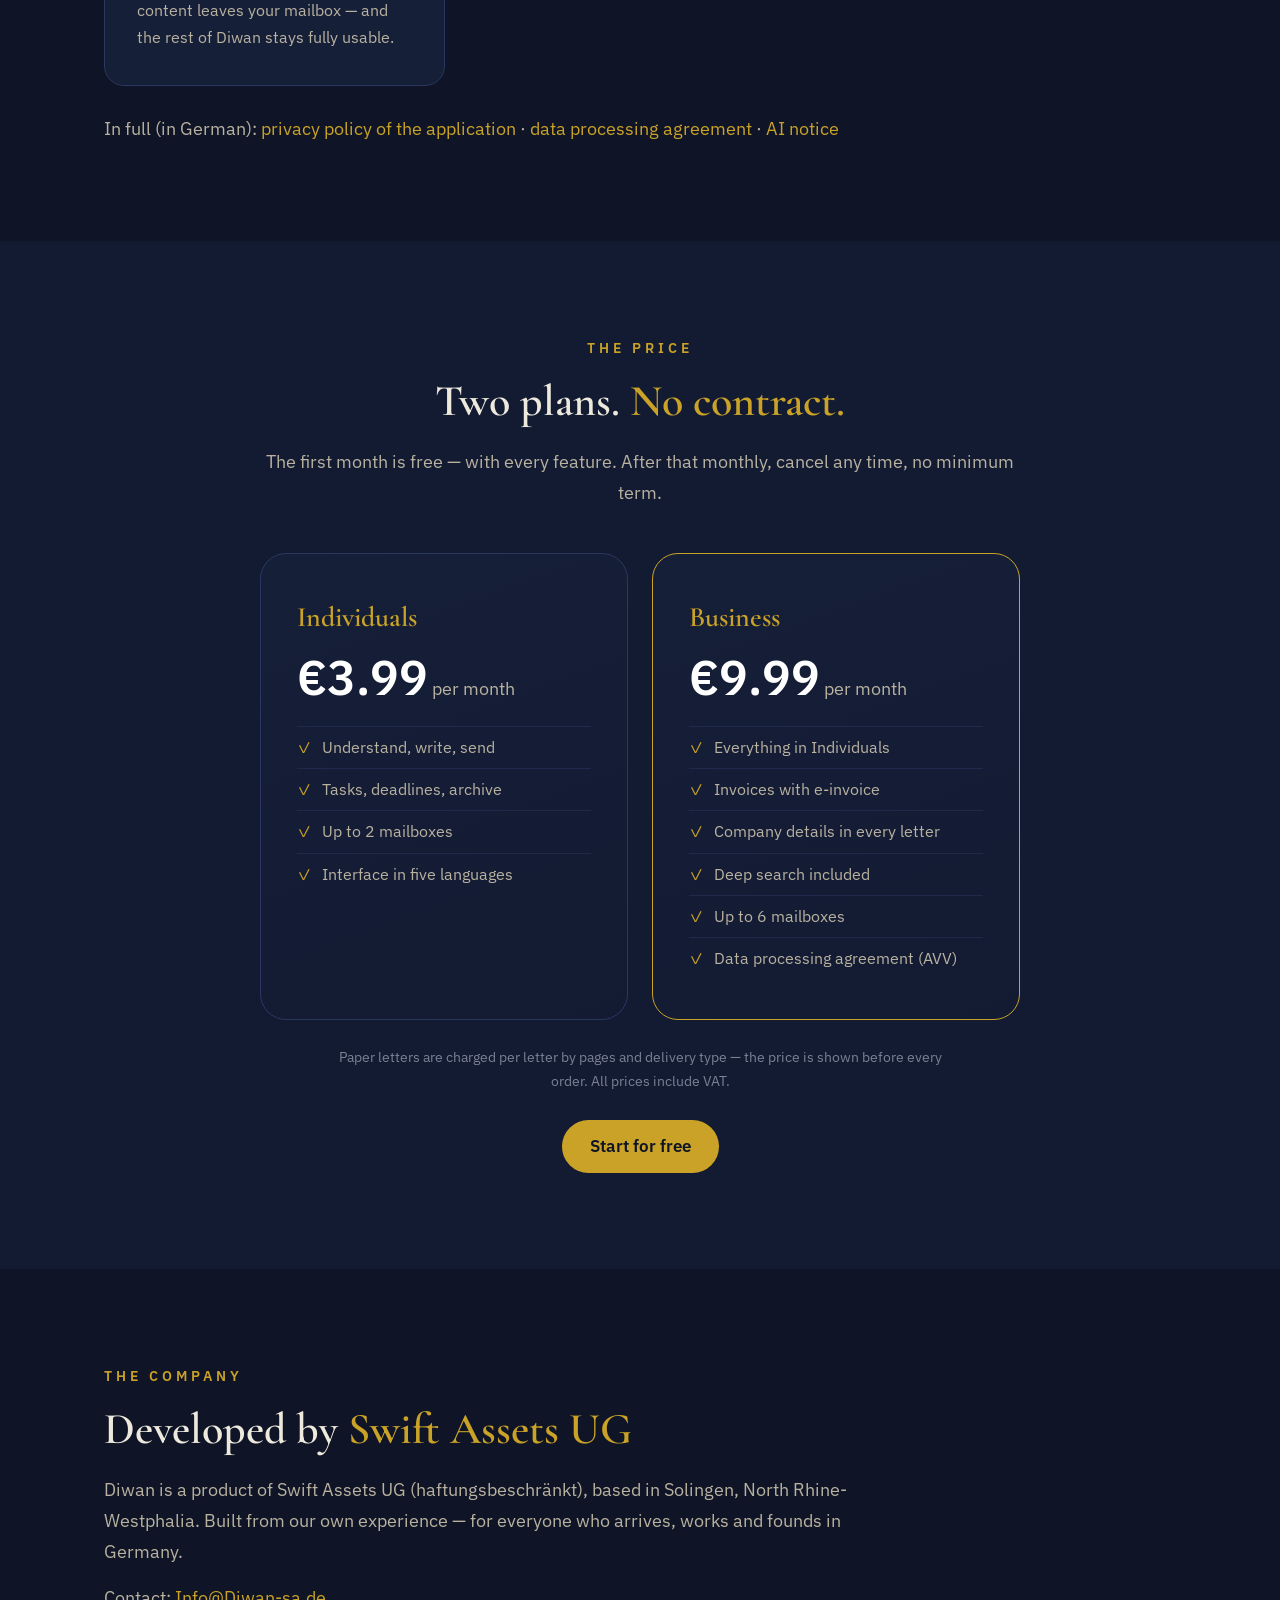
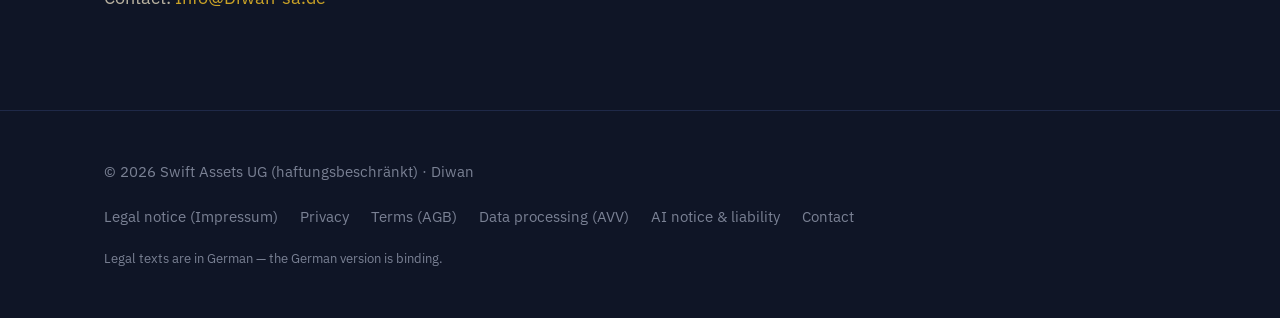
<file: en/index.html>
<!doctype html>
<html lang="en" dir="ltr">
<head>
<meta charset="utf-8"/>
<meta name="viewport" content="width=device-width, initial-scale=1"/>
<title>Diwan — your assistant for German correspondence</title>
<meta name="description" content="Diwan understands official German post, writes the reply in correct German and sends it — by e-mail or as a paper letter. With tasks, deadlines, an archive and invoices for businesses. Interface in five languages."/>
<meta property="og:title" content="Diwan — German correspondence without the hurdles"/>
<meta property="og:description" content="Understand, write, send — e-mail and paper post in one app. First month free, no contract."/>
<meta property="og:type" content="website"/>
<meta property="og:locale" content="en"/>
<link rel="canonical" href="https://diwan-sa.de/en/"/>
<link rel="alternate" hreflang="de" href="https://diwan-sa.de/"/>
<link rel="alternate" hreflang="ar" href="https://diwan-sa.de/ar/"/>
<link rel="alternate" hreflang="en" href="https://diwan-sa.de/en/"/>
<link rel="alternate" hreflang="ru" href="https://diwan-sa.de/ru/"/>
<link rel="alternate" hreflang="uk" href="https://diwan-sa.de/uk/"/>
<link rel="alternate" hreflang="x-default" href="https://diwan-sa.de/"/>
<link rel="icon" type="image/svg+xml" href="/favicon.svg"/>
<link rel="stylesheet" href="/site.css"/>
</head>
<body>
<nav>
  <div class="container nav-inner">
    <a href="/en/" aria-label="Diwan"><svg viewBox="200 88 432 122" style="width:var(--wm-w,142px);max-width:100%;height:auto;display:block;margin:0 auto" aria-hidden="true"><text x="540" y="200" text-anchor="end" font-size="135" style="font-family:Sacramento,cursive" fill="#C9A227">Diwan</text><g transform="translate(468.2,51.6)"><g transform="rotate(42 76.8 128.4)"><g transform="scale(0.3)"><path d="M256 92 C334 92 372 148 372 214 C372 300 302 362 256 428 C210 362 140 300 140 214 C140 148 178 92 256 92 Z" fill="#C9A227"/><circle cx="256" cy="240" r="23" fill="#0F1526"/><path d="M256 263 V404" stroke="#0F1526" stroke-width="13" stroke-linecap="round"/></g></g></g></svg></a>
    <div class="nav-links">
      <a href="#problem">The problem</a>
      <a href="#funktionen">Features</a>
      <a href="#video">Video</a>
      <a href="#sicherheit">Security</a>
      <a href="#preis">Price</a>
      <details class="lang">
        <summary aria-label="Language: English"><span class="flag"><svg viewBox="0 0 60 30" aria-hidden="true"><rect width="60" height="30" fill="#012169"/><path d="M0 0L60 30M60 0L0 30" stroke="#fff" stroke-width="6"/><path d="M0 0L60 30M60 0L0 30" stroke="#C8102E" stroke-width="2"/><path d="M30 0V30M0 15H60" stroke="#fff" stroke-width="10"/><path d="M30 0V30M0 15H60" stroke="#C8102E" stroke-width="6"/></svg></span><span class="code">EN</span><span class="caret" aria-hidden="true"></span></summary>
        <ul role="list" aria-label="Language"><li><a href="/" lang="de" hreflang="de"><span class="flag"><svg viewBox="0 0 30 20" aria-hidden="true"><rect width="30" height="20" fill="#FFCE00"/><rect width="30" height="13.33" fill="#DD0000"/><rect width="30" height="6.67" fill="#000"/></svg></span>Deutsch</a></li><li><a href="/ar/" lang="ar" hreflang="ar"><span class="flag"><svg viewBox="0 0 30 20" aria-hidden="true"><rect width="30" height="20" fill="#fff"/><rect width="30" height="6.67" fill="#007A3D"/><rect y="13.33" width="30" height="6.67" fill="#000"/><polygon points="10.00,7.40 10.58,9.20 12.47,9.20 10.94,10.31 11.53,12.10 10.00,10.99 8.47,12.10 9.06,10.31 7.53,9.20 9.42,9.20" fill="#CE1126"/><polygon points="15.00,7.40 15.58,9.20 17.47,9.20 15.94,10.31 16.53,12.10 15.00,10.99 13.47,12.10 14.06,10.31 12.53,9.20 14.42,9.20" fill="#CE1126"/><polygon points="20.00,7.40 20.58,9.20 22.47,9.20 20.94,10.31 21.53,12.10 20.00,10.99 18.47,12.10 19.06,10.31 17.53,9.20 19.42,9.20" fill="#CE1126"/></svg></span>العربية</a></li><li><a href="/en/" lang="en" hreflang="en" class="on" aria-current="page"><span class="flag"><svg viewBox="0 0 60 30" aria-hidden="true"><rect width="60" height="30" fill="#012169"/><path d="M0 0L60 30M60 0L0 30" stroke="#fff" stroke-width="6"/><path d="M0 0L60 30M60 0L0 30" stroke="#C8102E" stroke-width="2"/><path d="M30 0V30M0 15H60" stroke="#fff" stroke-width="10"/><path d="M30 0V30M0 15H60" stroke="#C8102E" stroke-width="6"/></svg></span>English</a></li><li><a href="/ru/" lang="ru" hreflang="ru"><span class="flag"><svg viewBox="0 0 30 20" aria-hidden="true"><rect width="30" height="20" fill="#D52B1E"/><rect width="30" height="13.33" fill="#0039A6"/><rect width="30" height="6.67" fill="#fff"/></svg></span>Русский</a></li><li><a href="/uk/" lang="uk" hreflang="uk"><span class="flag"><svg viewBox="0 0 30 20" aria-hidden="true"><rect width="30" height="20" fill="#FFD700"/><rect width="30" height="10" fill="#0057B7"/></svg></span>Українська</a></li></ul>
      </details>
      <a class="btn small" href="https://app.diwan-sa.de" rel="noopener">Open the app</a>
    </div>
  </div>
</nav>
<header class="hero">
  <div class="container">
    <div class="wordmark"><svg viewBox="200 88 432 122" style="width:var(--wm-w,531px);max-width:100%;height:auto;display:block;margin:0 auto" aria-hidden="true"><text x="540" y="200" text-anchor="end" font-size="135" style="font-family:Sacramento,cursive" fill="#C9A227">Diwan</text><g transform="translate(468.2,51.6)"><g transform="rotate(42 76.8 128.4)"><g transform="scale(0.3)"><path d="M256 92 C334 92 372 148 372 214 C372 300 302 362 256 428 C210 362 140 300 140 214 C140 148 178 92 256 92 Z" fill="#C9A227"/><circle cx="256" cy="240" r="23" fill="#0F1526"/><path d="M256 263 V404" stroke="#0F1526" stroke-width="13" stroke-linecap="round"/></g></g></g></svg></div>
    <h1>German correspondence should <span class="gold">hold nobody back</span></h1>
    <p class="sub">Diwan understands official post, writes the reply in correct German and sends it — by e-mail or as a real paper letter. For everyone who receives post in Germany: explained in your language if you want it. You review and approve.</p>
    <div class="cta">
      <a class="btn" href="https://app.diwan-sa.de" rel="noopener">Start for free</a>
      <a class="btn ghost" href="#video">Watch the video</a>
    </div>
    <div><span class="chip">🎁 The first month is free — then from €3.99/month, cancel any time</span></div>
  </div>
</header>
<section id="problem">
  <div class="container">
    <p class="kicker reveal">The problem</p>
    <h2 class="reveal">Official post costs <span class="gold">time and nerves</span></h2>
    <p class="lead reveal">Letters and e-mails from authorities, insurers, landlords and customers demand an answer in a particular form, by a particular day. Those who do not speak German natively often cannot read them. Those who do rarely have the time to answer them properly.</p>
    <div class="cards"><div class="card reveal"><div class="big">⏰</div><h3>Deadlines</h3><p>&quot;Within 14 days&quot; — counting from when? Leave the letter lying around and the next one is a reminder with a fee.</p></div>
<div class="card reveal"><div class="big">✍️</div><h3>The right form</h3><p>Reading official German is hard. Writing it correctly — salutation, reference number, tone — is work, even for native speakers.</p></div>
<div class="card reveal"><div class="big">🖨️</div><h3>Paper</h3><p>Print, envelope, walk to the post office, registered mail, keep the receipt — for every single reply.</p></div></div>
  </div>
</section>
<section class="trust" id="zielgruppe">
  <div class="container">
    <p class="kicker reveal">Who it is for</p>
    <h2 class="reveal">For <span class="gold">everyone</span> who receives post in Germany</h2>
    <p class="lead reveal">The biggest gain is for people who are new here. But even German speakers write faster, more safely and in the right form with Diwan — at home and at work.</p>
    <div class="cards"><div class="card reveal"><div class="big">🧑‍💼</div><h3>Individuals</h3><p>understand and answer their post with confidence: the authority, the landlord, the insurer, the health fund. Explained in your language, answered in German, sent with a click.</p></div>
<div class="card reveal"><div class="big">🏪</div><h3>Small businesses</h3><p>Correspondence with authorities, customers and suppliers from one mailbox — with the company details a business letter must carry, and invoices that survive an audit.</p></div></div>
    <p class="langs reveal"><span>The interface speaks five languages:</span> <a href="/" lang="de" class="chip small">Deutsch</a> <a href="/ar/" lang="ar" class="chip small">العربية</a> <a href="/en/" lang="en" class="chip small">English</a> <a href="/ru/" lang="ru" class="chip small">Русский</a> <a href="/uk/" lang="uk" class="chip small">Українська</a></p>
  </div>
</section>
<section id="video">
  <div class="container">
    <p class="kicker reveal">Diwan in two and a half minutes</p>
    <h2 class="reveal">See Diwan <span class="gold">in action</span></h2>
    <p class="lead reveal">Real recordings from the application: understand, write, send, deadlines, archive, five languages and invoices — narrated in German.</p>
    <div class="video-wrap reveal">
      <video controls preload="metadata" poster="/poster.jpg">
        <source src="/diwan-pitch-de.mp4" type="video/mp4"/>
      </video>
    </div>
    <p class="video-note reveal">Video language: German.</p>
  </div>
</section>
<section id="funktionen">
  <div class="container">
    <p class="kicker reveal">Features in detail</p>
    <h2 class="reveal">From the letterbox to the reply — <span class="gold">one tool</span></h2>
    <p class="lead reveal">Every recording below comes straight from the running application.</p>

    <div class="feature reveal">
      <div>
        <p class="num">01 — Understand</p>
        <h3>One tap. <span class="gold">Understood.</span></h3>
        <p>Diwan connects to the e-mail mailboxes you already have. When an official message arrives, one tap is enough — Diwan explains it in your language:</p>
        <ul><li>What is demanded — as a clear list</li><li>Which documents are needed</li><li>By when? The deadline comes first</li></ul>
      </div>
      <div class="media"><video autoplay muted loop playsinline preload="metadata" src="/explain.mp4"></video></div>
    </div>

    <div class="feature flip reveal">
      <div>
        <p class="num">02 — Write</p>
        <h3>Notes in, <span class="gold">correct German</span> out</h3>
        <p>You write your reply as a simple note — in German, Arabic, English, Russian, Ukrainian or any other language. Diwan turns it into a correct German letter in the right form. Your own text can be restored with one click at any time. Nothing is sent automatically — you decide.</p>
        
      </div>
      <div class="media"><video autoplay muted loop playsinline preload="metadata" src="/write.mp4"></video></div>
    </div>

    <div class="feature reveal">
      <div>
        <p class="num">03 — Ask instead of guess</p>
        <h3>The AI <span class="gold">does not guess</span> — it asks</h3>
        <p>If information is missing, Diwan asks targeted questions first — &quot;Do you already have the proof of residence?&quot; — and only writes after your answer. The letters are realistic rather than speculative, and the confirmed facts are stated with authority.</p>
        
      </div>
      <div class="media"><video autoplay muted loop playsinline preload="metadata" src="/clarify.mp4"></video></div>
    </div>

    <div class="feature flip reveal">
      <div>
        <p class="num">04 — Paper post</p>
        <h3>Real letters, <span class="gold">fully digital</span></h3>
        <p>Many offices still write on paper — Diwan closes exactly that gap. Photograph the letter; Diwan reads and explains it and recognises deadlines and required documents. The reply goes out as a real letter straight from the app — no printer, no trip to the post office.</p>
        
      </div>
      <div class="media"><video autoplay muted loop playsinline preload="metadata" src="/paper.mp4"></video></div>
    </div>

    <div class="feature reveal">
      <div>
        <p class="num">05 — Print, post &amp; proof</p>
        <h3>Printed, enveloped, <span class="gold">delivered</span></h3>
        <p>When you send, Diwan takes care of everything: printing, enveloping, delivery — by registered mail if you wish. Attachments are printed and sent in the same letter. The proof of dispatch stays in the app, available at any time.</p>
        
      </div>
      <div class="media"><video autoplay muted loop playsinline preload="metadata" src="/print.mp4"></video></div>
    </div>

    <div class="feature flip reveal">
      <div>
        <p class="num">06 — Tasks &amp; deadlines</p>
        <h3>Deadlines become <span class="gold">tasks</span> — automatically</h3>
        <p>Letters and e-mails turn into tasks, appointments and reminders — with a deadline per required document and a reminder before every appointment. Nothing gets lost by accident any more.</p>
        
      </div>
      <div class="media"><video autoplay muted loop playsinline preload="metadata" src="/tasks.mp4"></video></div>
    </div>
  </div>
</section>
<section class="trust" id="cockpit">
  <div class="container">
    <p class="kicker reveal">And beyond that</p>
    <h2 class="reveal">A <span class="gold">complete</span> mailbox cockpit</h2>
    <div class="cards"><div class="card reveal"><div class="big">🌍</div><h3>Five languages</h3><p>The interface in German, Arabic, English, Russian or Ukrainian — the letter stays correct German. Switch at any time without signing in again.</p></div>
<div class="card reveal"><div class="big">🗂️</div><h3>Secure archive</h3><p>E-mails, attachments, letters and documents stay stored and are at hand for any later question. Diwan never deletes your correspondence on its own.</p></div>
<div class="card reveal"><div class="big">🔍</div><h3>Deep search</h3><p>Finds the one line in years of post — across e-mails, attachments, letters and drafts, with a literal quote.</p></div>
<div class="card reveal"><span class="badge">Business accounts only</span><div class="big">🧾</div><h3>Invoices</h3><p>Invoices to your customers straight from Diwan — as a PDF with an embedded e-invoice (ZUGFeRD / EN 16931), with your tax identifiers, numbered consecutively and unchangeable. You always choose the VAT rate.</p></div>
<div class="card reveal"><span class="badge">Business accounts only</span><div class="big">🏢</div><h3>Company details, automatically</h3><p>Enter the commercial register, the court and the VAT ID once — Diwan places them in every business letter, as German law requires (§ 37a HGB, § 14 UStG).</p></div>
<div class="card reveal"><div class="big">📥</div><h3>Several mailboxes</h3><p>All accounts in one place — with a selectable sender per e-mail. Gmail via Google sign-in, everything else via IMAP.</p></div>
<div class="card reveal"><div class="big">📅</div><h3>Appointment booking</h3><p>Your own booking page: customers or clients pick a free slot, Diwan confirms and reminds.</p></div>
<div class="card reveal"><div class="big">🤖</div><h3>Automatic replies</h3><p>Global or per sender — AI-assisted, always by your rules.</p></div>
<div class="card reveal"><div class="big">🕐</div><h3>Scheduled sending</h3><p>Send e-mails at the time you choose instead of right away. Unwanted senders go to the bin automatically.</p></div></div>
  </div>
</section>
<section id="sicherheit">
  <div class="container">
    <p class="kicker reveal">Security &amp; control</p>
    <h2 class="reveal">Your data. <span class="gold">Your control.</span></h2>
    <div class="cards"><div class="card reveal"><div class="big">🇪🇺</div><h3>Stored in Germany</h3><p>Database, documents, background service and AI processing run in Frankfurt am Main — in the EU by default. Which provider processes what is stated openly in the privacy policy.</p></div>
<div class="card reveal"><div class="big">🔒</div><h3>No training on your data</h3><p>Your post is not used to train AI models. That is recorded contractually with every AI provider we use and can be read in the data processing agreement.</p></div>
<div class="card reveal"><div class="big">👤</div><h3>The human decides</h3><p>Diwan never sends automatically. Every letter is reviewed by you and explicitly approved. AI suggestions remain suggestions.</p></div>
<div class="card reveal"><div class="big">🔌</div><h3>AI can be switched off</h3><p>The AI functions can be switched off in the settings at any time. Then no content leaves your mailbox — and the rest of Diwan stays fully usable.</p></div></div>
    <p class="lead reveal" style="margin-top:28px">In full (in German): <a href="/datenschutz-app.html">privacy policy of the application</a> · <a href="/avv.html">data processing agreement</a> · <a href="/ki-hinweis.html">AI notice</a></p>
  </div>
</section>
<section class="trust" id="preis">
  <div class="container" style="text-align:center">
    <p class="kicker reveal">The price</p>
    <h2 class="reveal">Two plans. <span class="gold">No contract.</span></h2>
    <p class="lead reveal" style="margin:0 auto">The first month is free — with every feature. After that monthly, cancel any time, no minimum term.</p>
    <div class="plans">
      <div class="plan reveal">
        <h3>Individuals</h3>
        <div class="amount">€3.99<small> per month</small></div>
        <ul><li>Understand, write, send</li><li>Tasks, deadlines, archive</li><li>Up to 2 mailboxes</li><li>Interface in five languages</li></ul>
      </div>
      <div class="plan highlight reveal">
        <h3>Business</h3>
        <div class="amount">€9.99<small> per month</small></div>
        <ul><li>Everything in Individuals</li><li>Invoices with e-invoice</li><li>Company details in every letter</li><li>Deep search included</li><li>Up to 6 mailboxes</li><li>Data processing agreement (AVV)</li></ul>
      </div>
    </div>
    <p class="price-note reveal">Paper letters are charged per letter by pages and delivery type — the price is shown before every order. All prices include VAT.</p>
    <div style="margin-top:26px" class="reveal"><a class="btn" href="https://app.diwan-sa.de" rel="noopener">Start for free</a></div>
  </div>
</section>
<section id="unternehmen">
  <div class="container">
    <p class="kicker reveal">The company</p>
    <h2 class="reveal">Developed by <span class="gold">Swift Assets UG</span></h2>
    <p class="lead reveal">Diwan is a product of Swift Assets UG (haftungsbeschränkt), based in Solingen, North Rhine-Westphalia. Built from our own experience — for everyone who arrives, works and founds in Germany.</p>
    <p class="lead reveal" style="margin-top:16px">Contact: <a href="mailto:Info@Diwan-sa.de">Info@Diwan-sa.de</a></p>
  </div>
</section>
<footer>
  <div class="container foot">
    <div>© <span id="y"></span> Swift Assets UG (haftungsbeschränkt) · Diwan</div>
    <div class="links">
      <a href="/impressum.html" hreflang="de">Legal notice (Impressum)</a>
      <a href="/datenschutz.html" hreflang="de">Privacy</a>
      <a href="/agb.html" hreflang="de">Terms (AGB)</a>
      <a href="/avv.html" hreflang="de">Data processing (AVV)</a>
      <a href="/ki-hinweis.html" hreflang="de">AI notice &amp; liability</a>
      <a href="mailto:Info@Diwan-sa.de">Contact</a>
    </div>
  </div>
  <div class="container legal-note">Legal texts are in German — the German version is binding.</div>
</footer>

<script>
document.getElementById("y").textContent = new Date().getFullYear();
const io = new IntersectionObserver((es) => es.forEach(e => { if (e.isIntersecting) { e.target.classList.add("on"); io.unobserve(e.target); } }), { threshold: 0.12 });
document.querySelectorAll(".reveal").forEach(el => io.observe(el));
const lang = document.querySelector("details.lang");
document.addEventListener("click", e => { if (lang.open && !lang.contains(e.target)) lang.open = false; });
document.addEventListener("keydown", e => { if (e.key === "Escape") lang.open = false; });
</script>
</body>
</html>
</file>
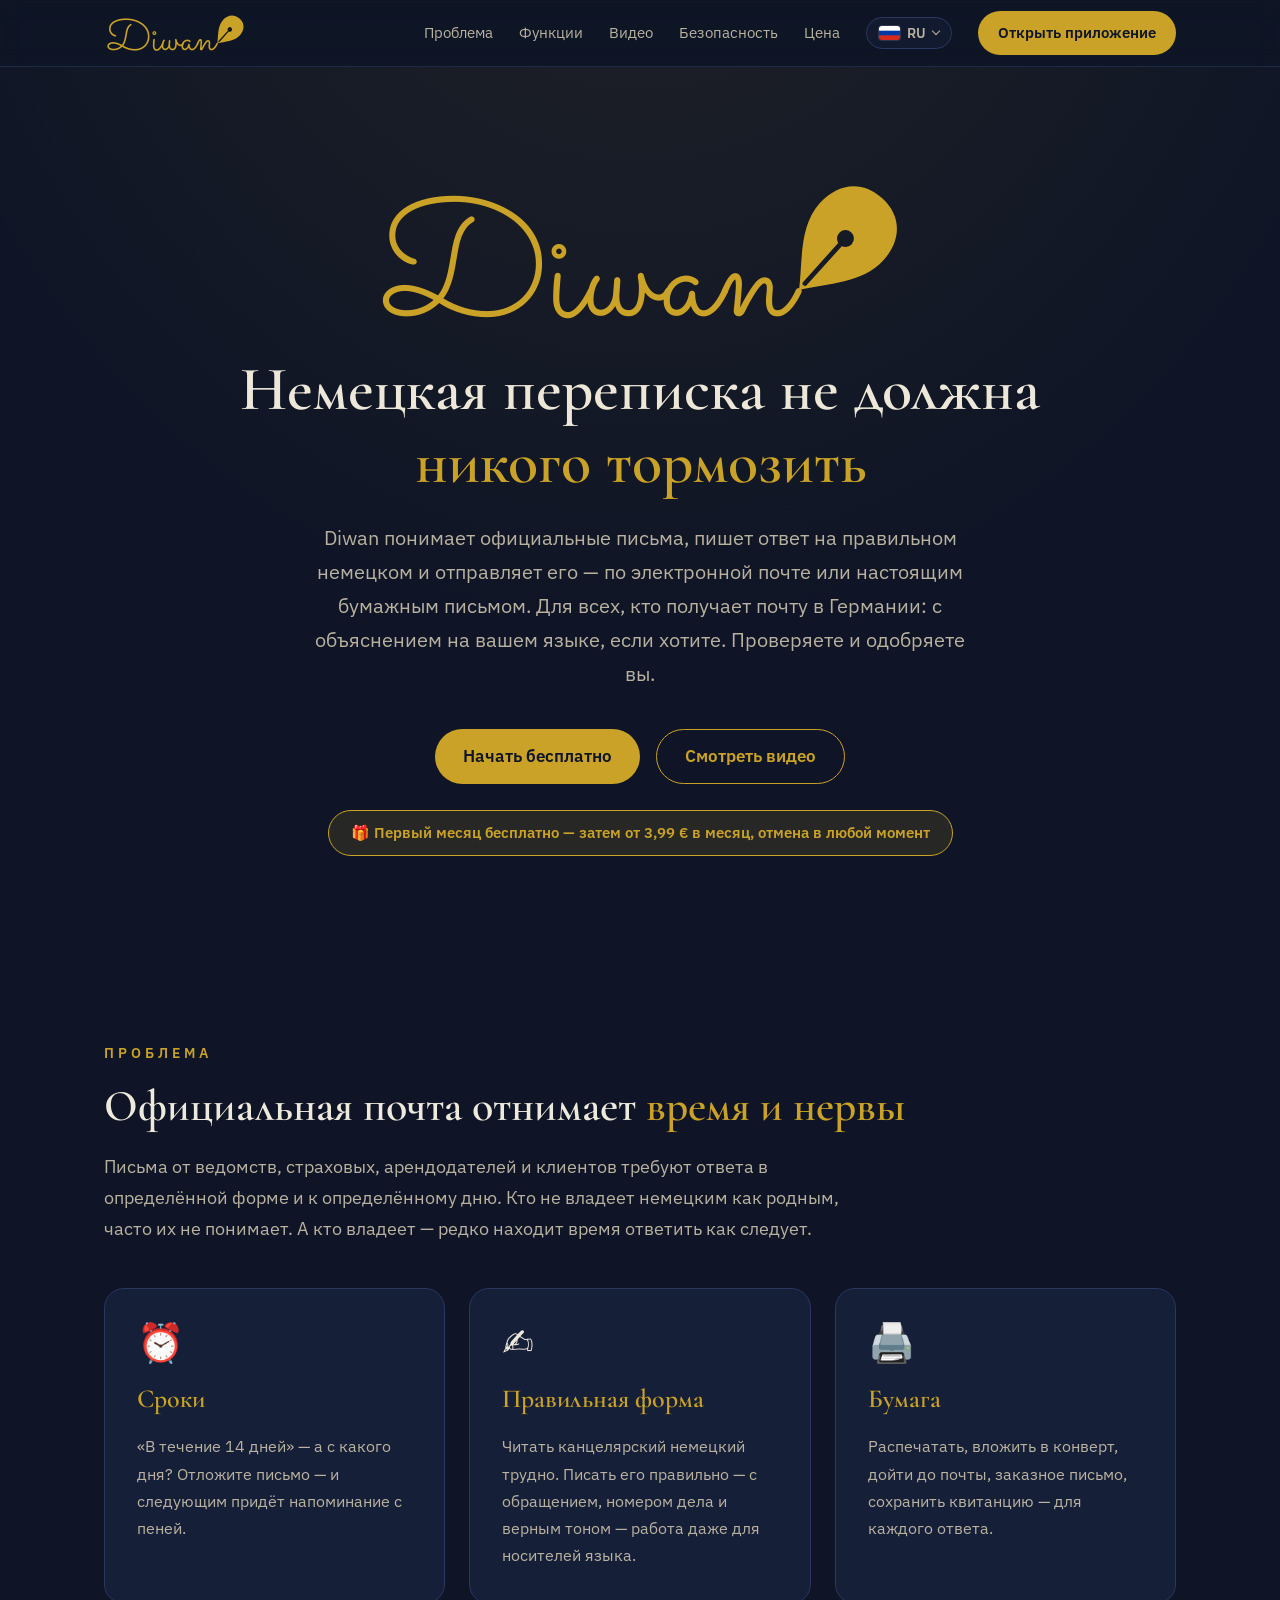
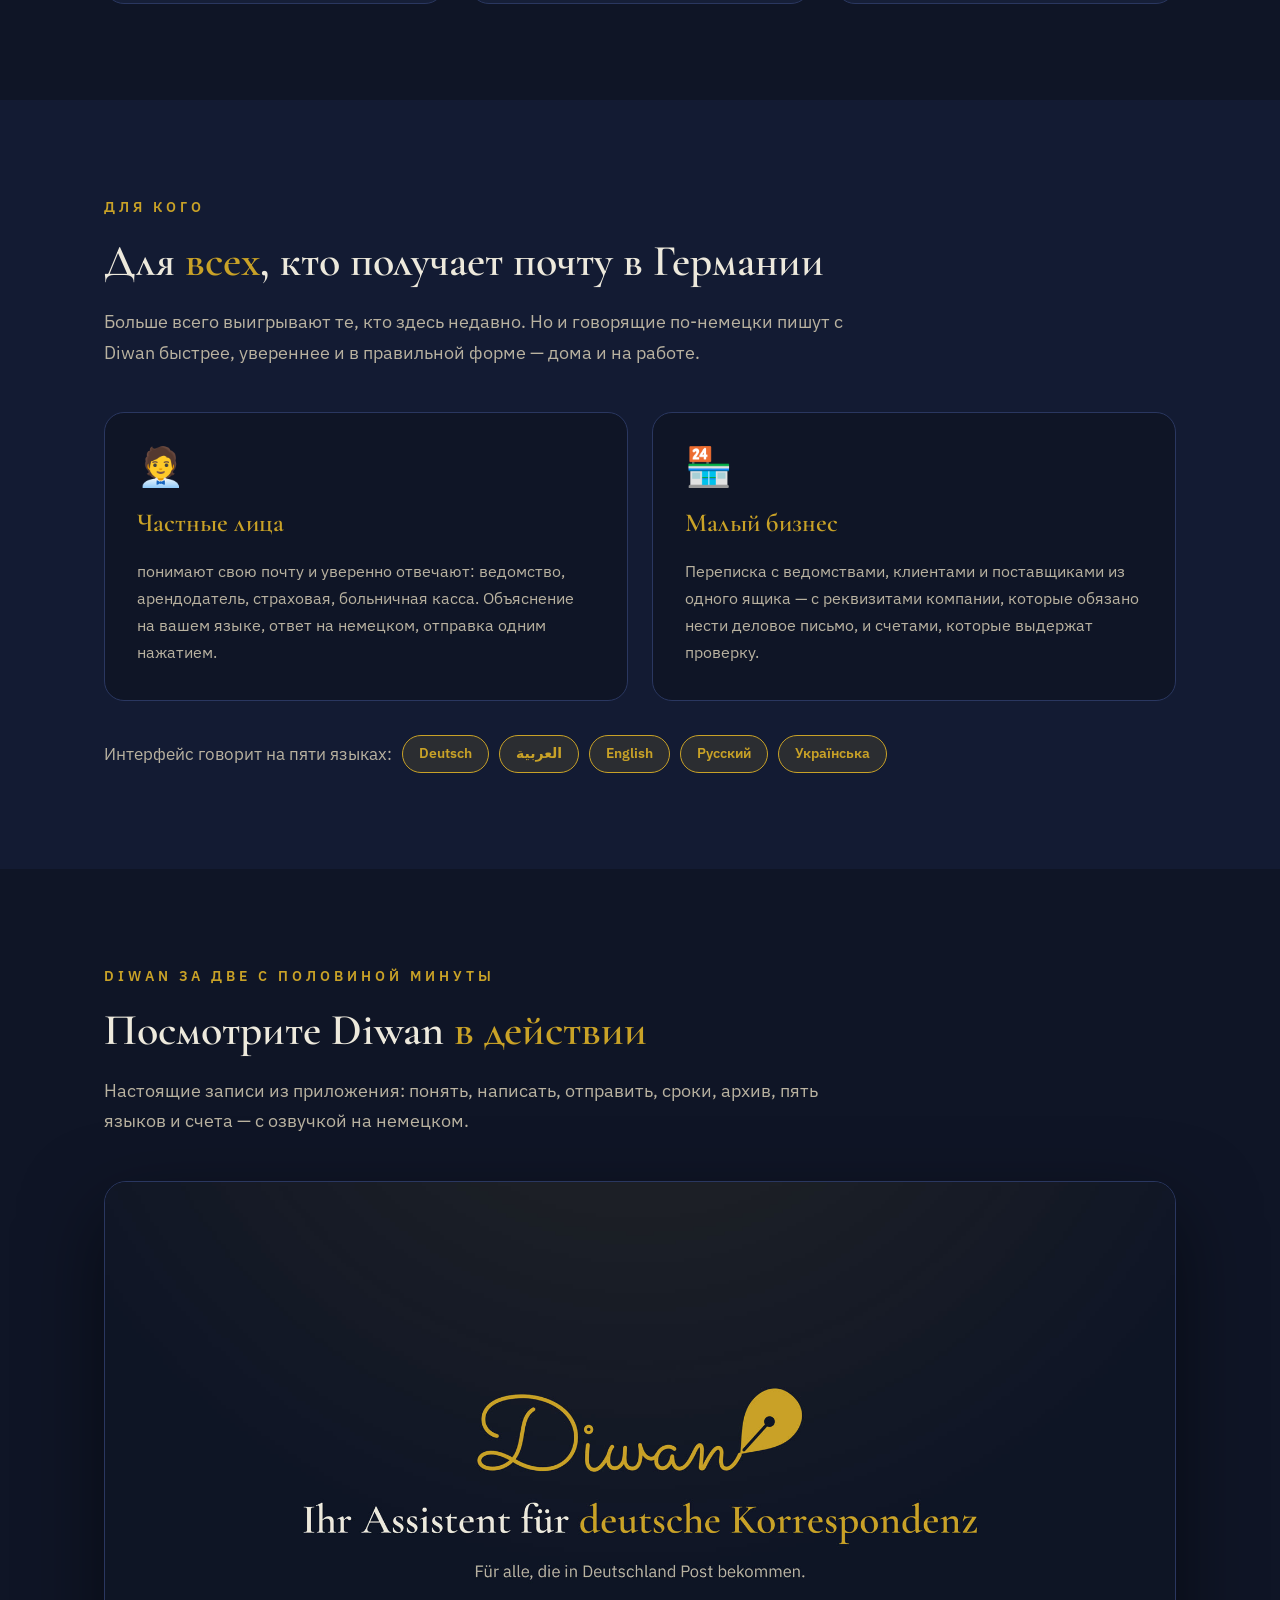
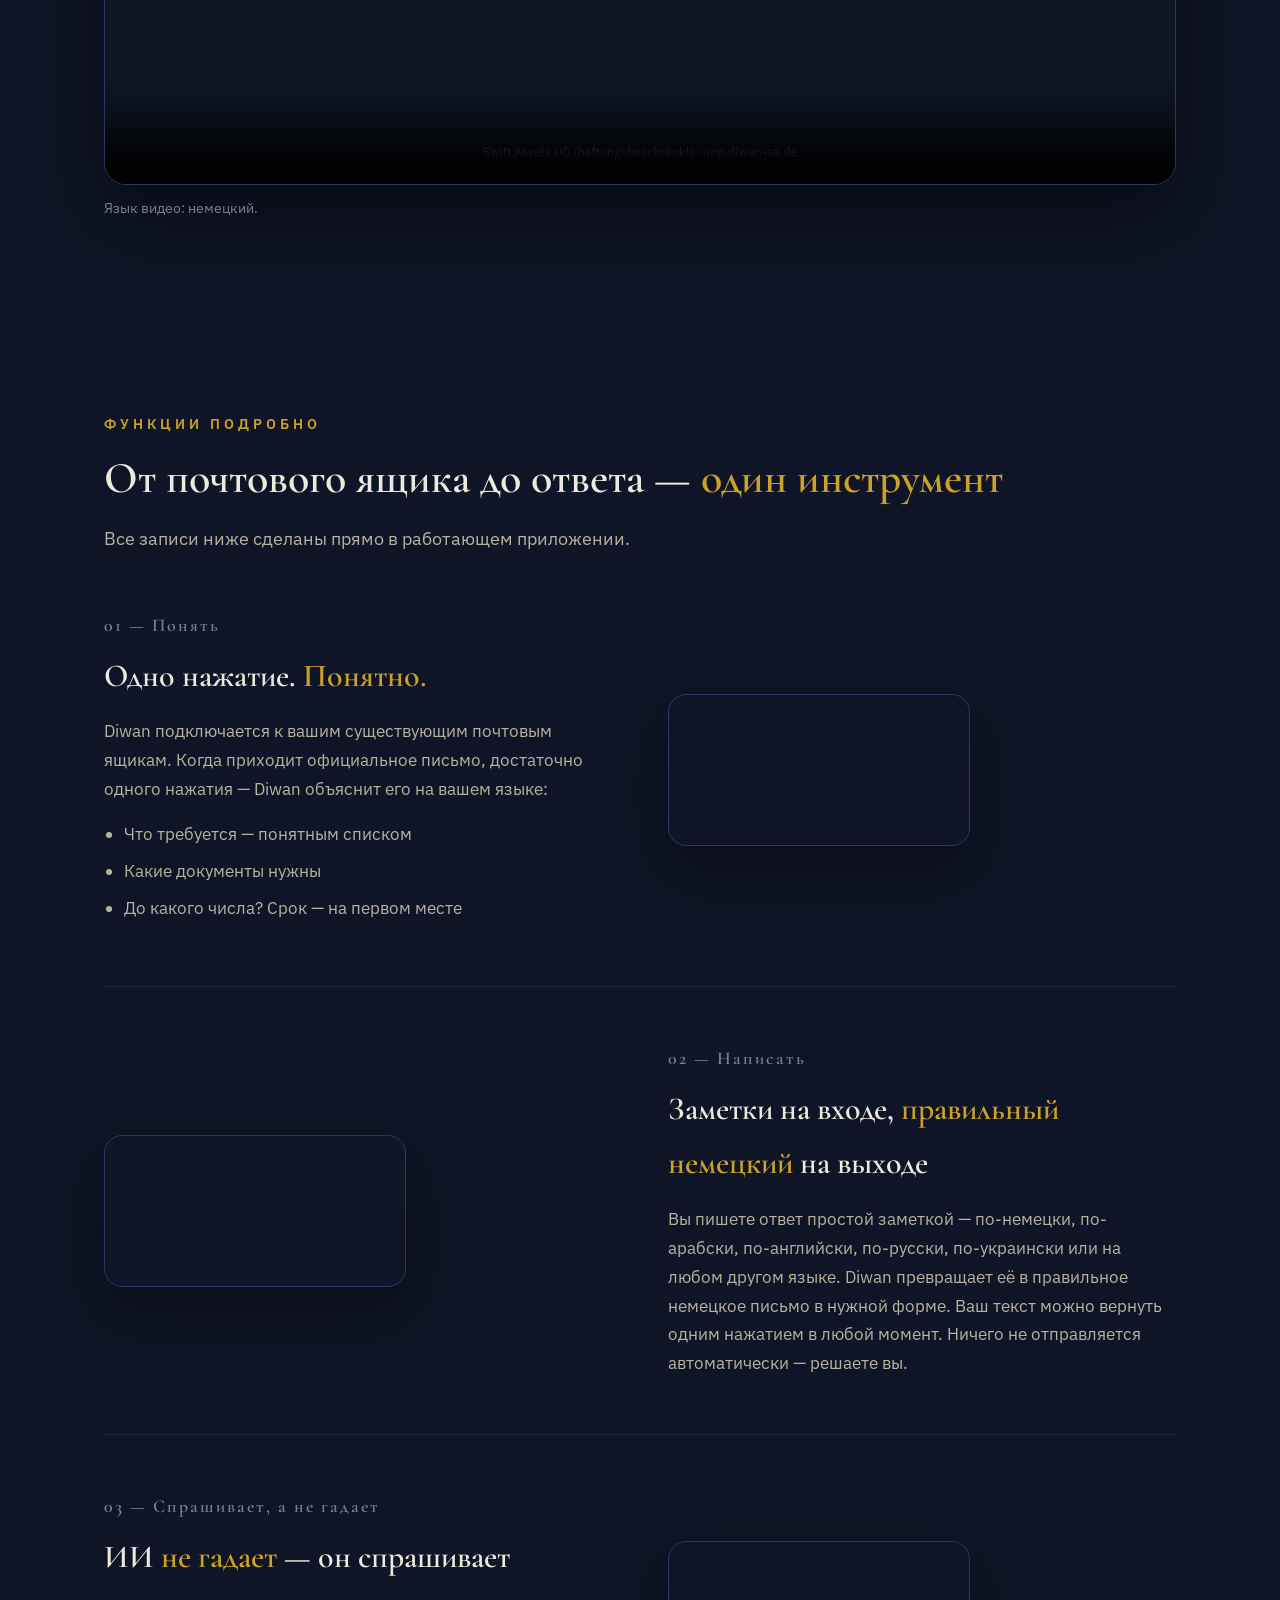
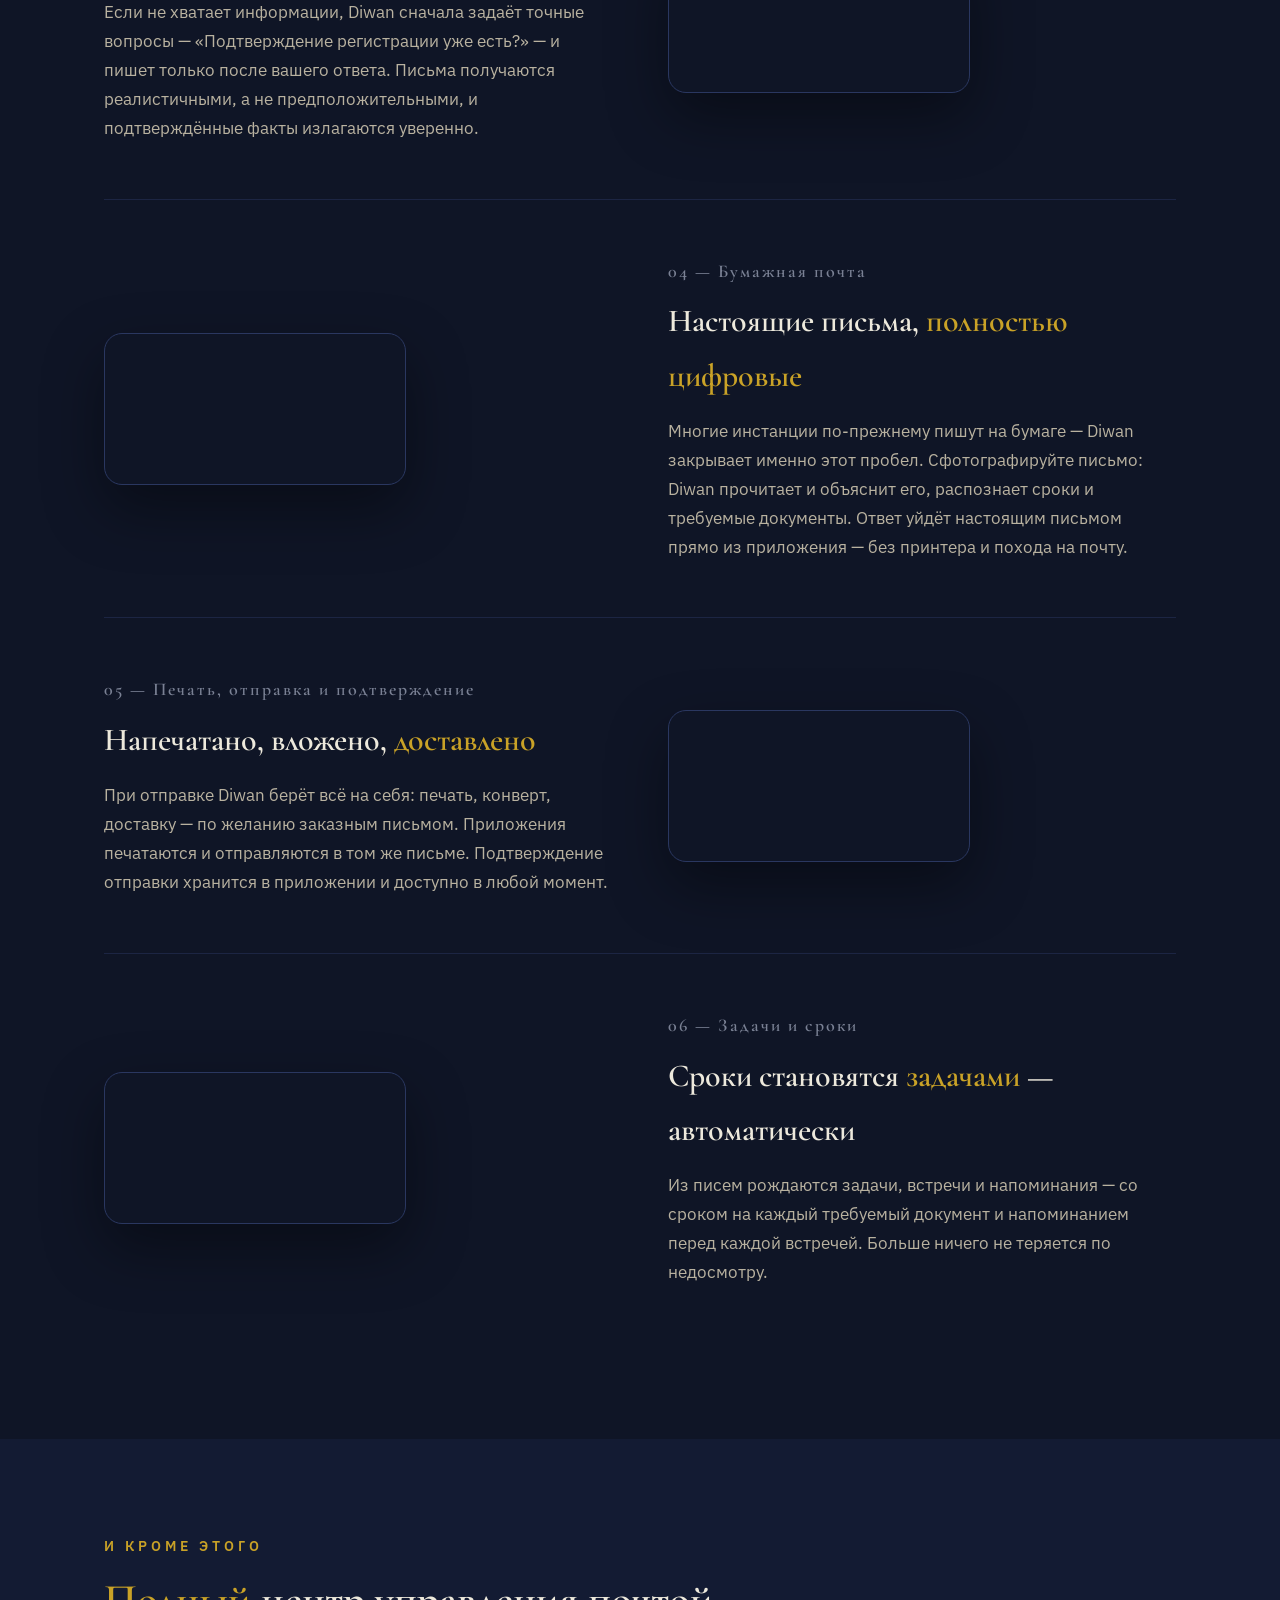
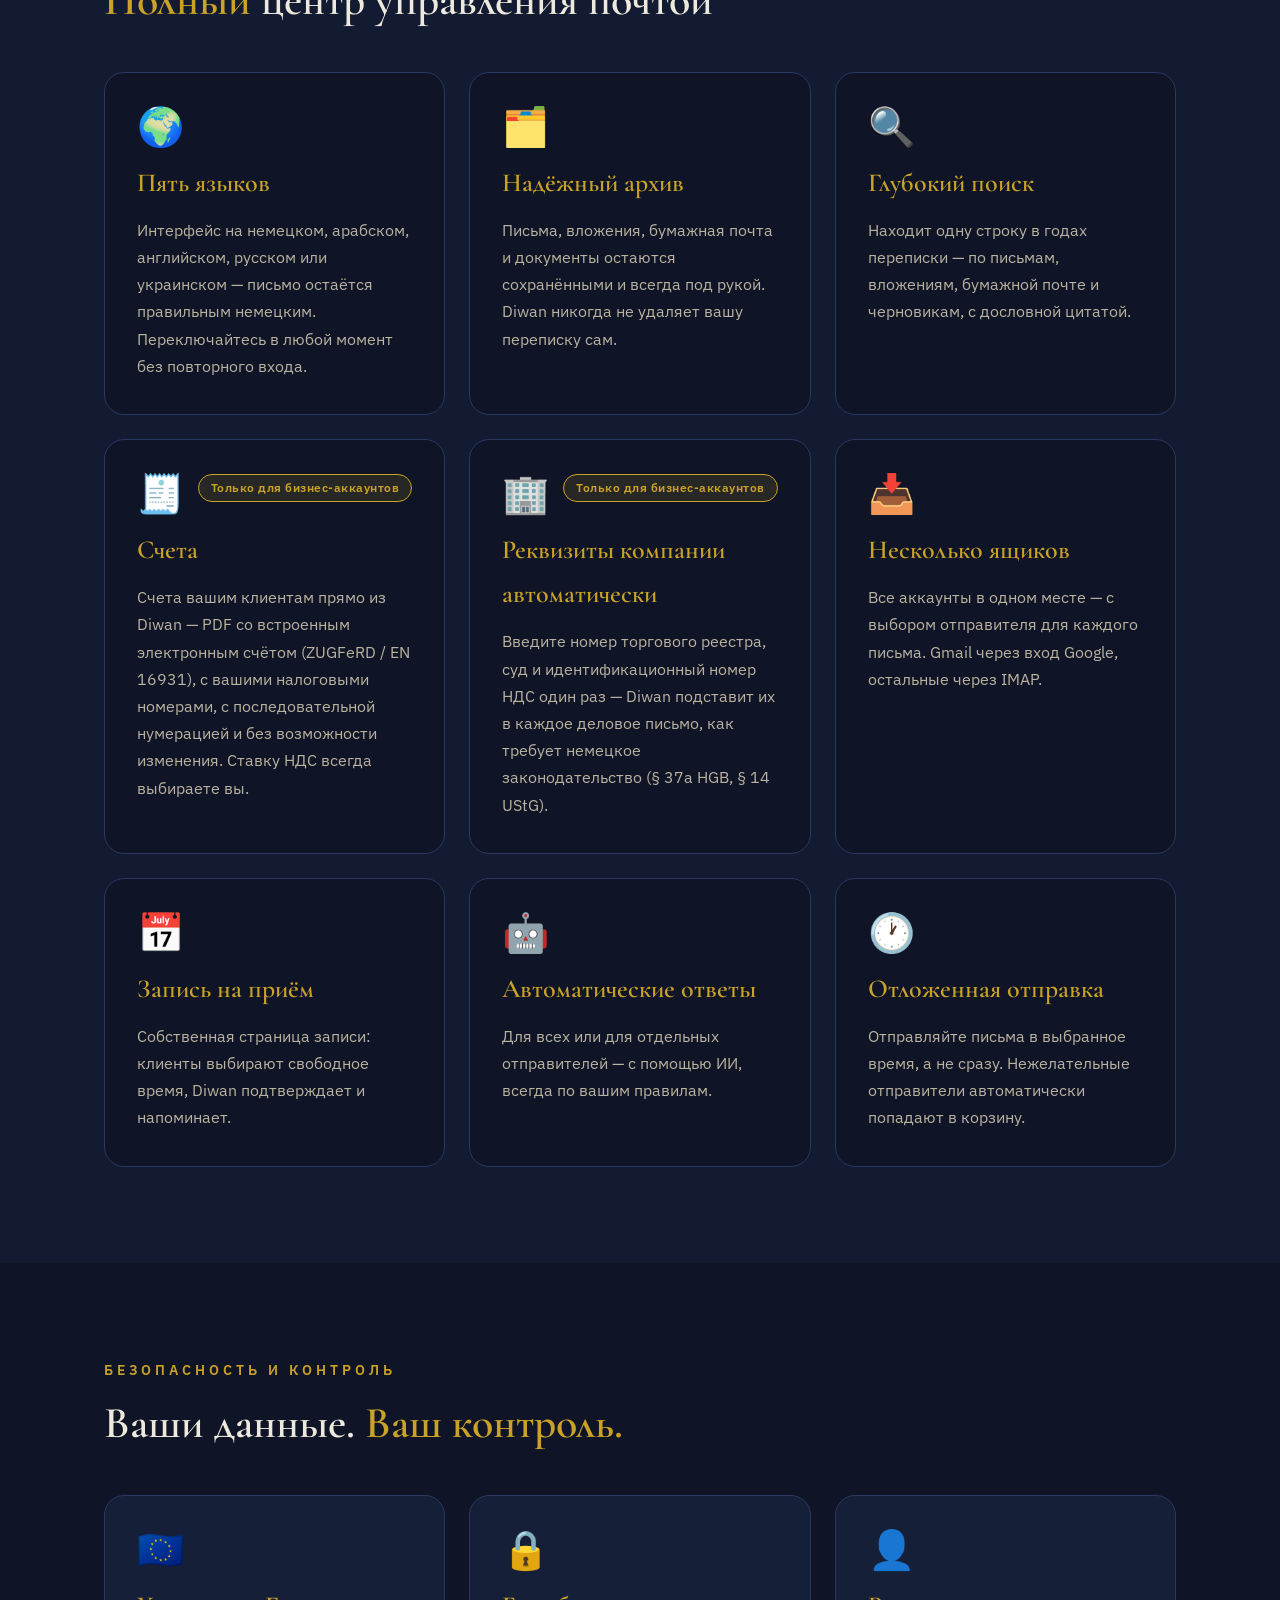
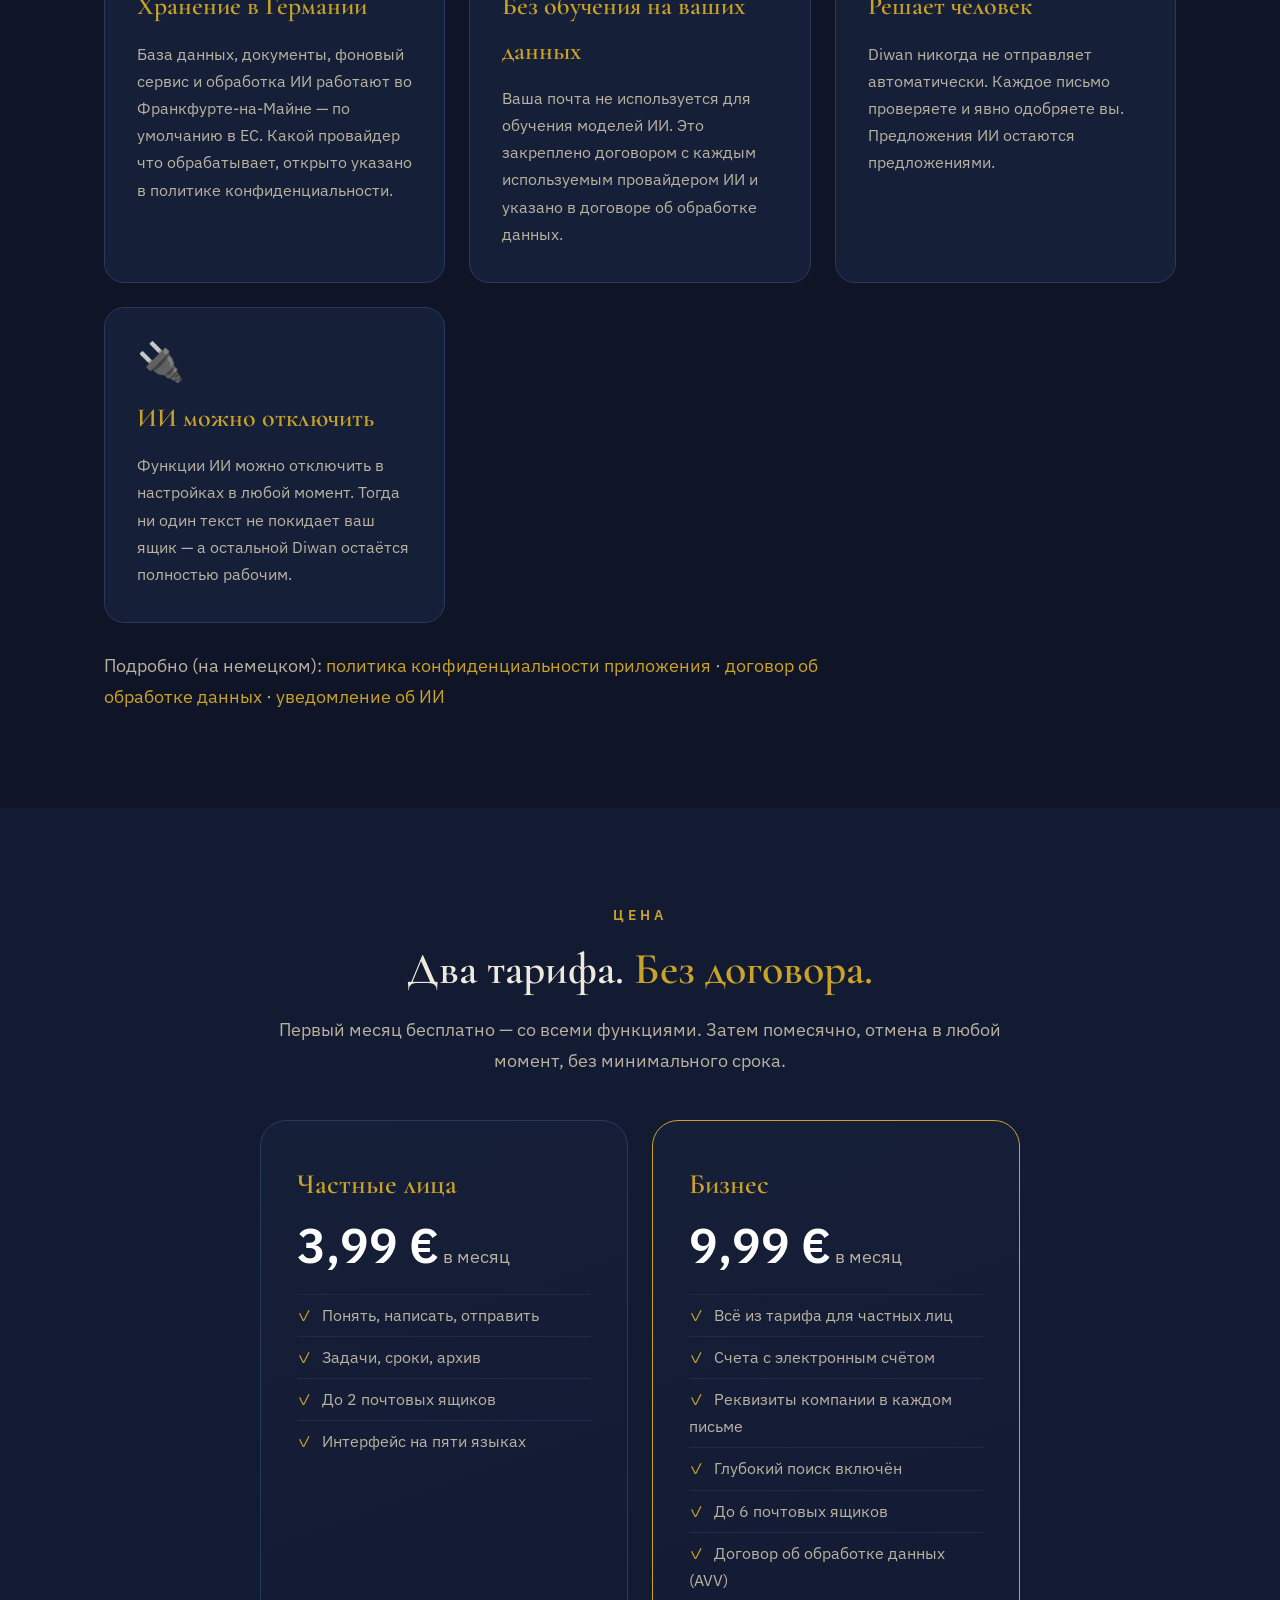
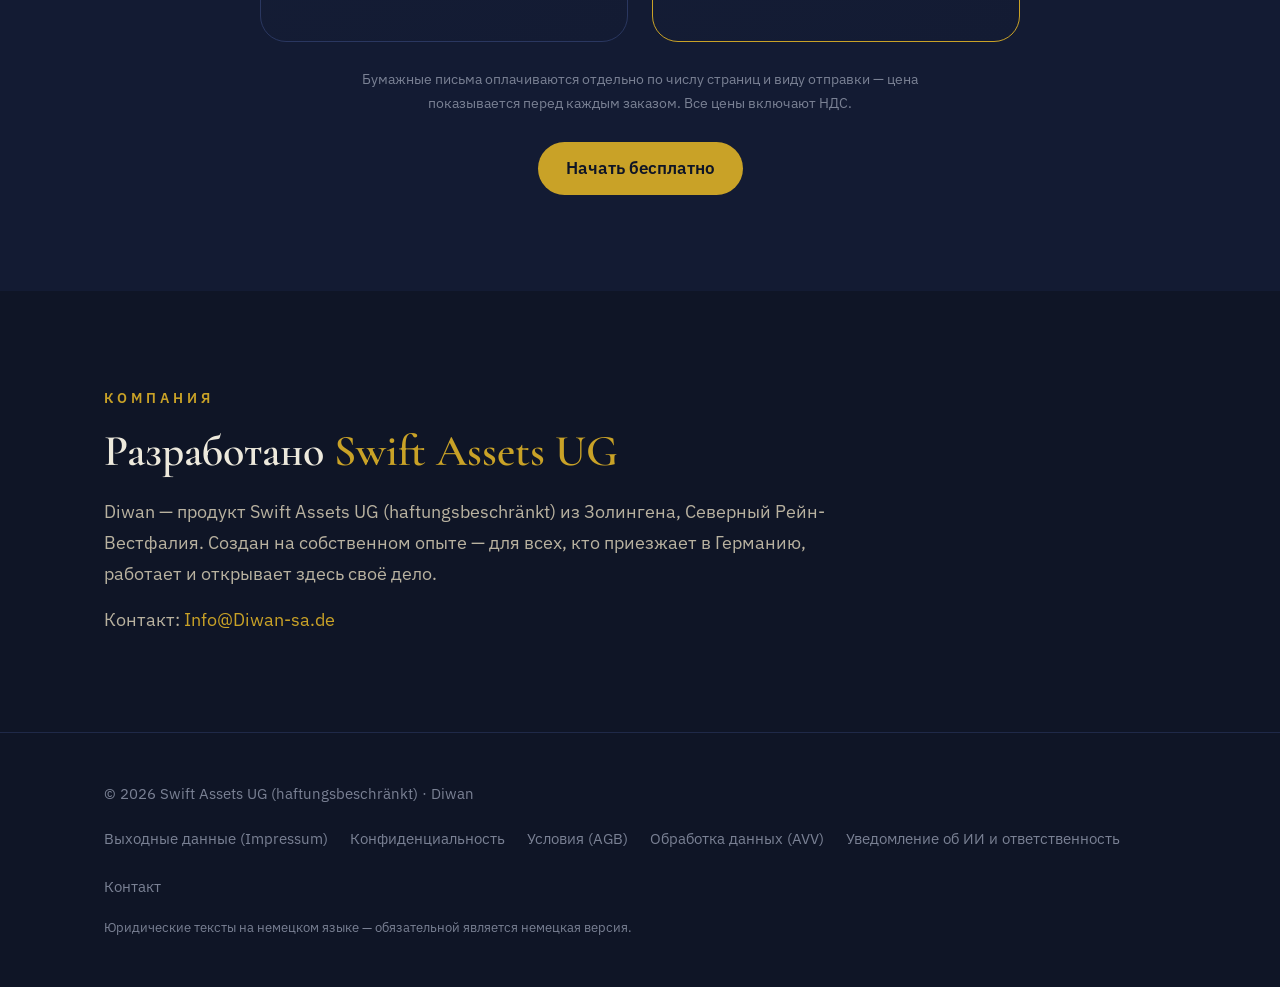
<file: ru/index.html>
<!doctype html>
<html lang="ru" dir="ltr">
<head>
<meta charset="utf-8"/>
<meta name="viewport" content="width=device-width, initial-scale=1"/>
<title>Diwan — ваш помощник для немецкой переписки</title>
<meta name="description" content="Diwan понимает официальные письма, пишет ответ на правильном немецком и отправляет его — по электронной почте или бумажным письмом. С задачами, сроками, архивом и счетами для компаний. Интерфейс на пяти языках."/>
<meta property="og:title" content="Diwan — немецкая переписка без преград"/>
<meta property="og:description" content="Понять, написать, отправить — электронная и бумажная почта в одном приложении. Первый месяц бесплатно, без договора."/>
<meta property="og:type" content="website"/>
<meta property="og:locale" content="ru"/>
<link rel="canonical" href="https://diwan-sa.de/ru/"/>
<link rel="alternate" hreflang="de" href="https://diwan-sa.de/"/>
<link rel="alternate" hreflang="ar" href="https://diwan-sa.de/ar/"/>
<link rel="alternate" hreflang="en" href="https://diwan-sa.de/en/"/>
<link rel="alternate" hreflang="ru" href="https://diwan-sa.de/ru/"/>
<link rel="alternate" hreflang="uk" href="https://diwan-sa.de/uk/"/>
<link rel="alternate" hreflang="x-default" href="https://diwan-sa.de/"/>
<link rel="icon" type="image/svg+xml" href="/favicon.svg"/>
<link rel="stylesheet" href="/site.css"/>
</head>
<body>
<nav>
  <div class="container nav-inner">
    <a href="/ru/" aria-label="Diwan"><svg viewBox="200 88 432 122" style="width:var(--wm-w,142px);max-width:100%;height:auto;display:block;margin:0 auto" aria-hidden="true"><text x="540" y="200" text-anchor="end" font-size="135" style="font-family:Sacramento,cursive" fill="#C9A227">Diwan</text><g transform="translate(468.2,51.6)"><g transform="rotate(42 76.8 128.4)"><g transform="scale(0.3)"><path d="M256 92 C334 92 372 148 372 214 C372 300 302 362 256 428 C210 362 140 300 140 214 C140 148 178 92 256 92 Z" fill="#C9A227"/><circle cx="256" cy="240" r="23" fill="#0F1526"/><path d="M256 263 V404" stroke="#0F1526" stroke-width="13" stroke-linecap="round"/></g></g></g></svg></a>
    <div class="nav-links">
      <a href="#problem">Проблема</a>
      <a href="#funktionen">Функции</a>
      <a href="#video">Видео</a>
      <a href="#sicherheit">Безопасность</a>
      <a href="#preis">Цена</a>
      <details class="lang">
        <summary aria-label="Язык: Русский"><span class="flag"><svg viewBox="0 0 30 20" aria-hidden="true"><rect width="30" height="20" fill="#D52B1E"/><rect width="30" height="13.33" fill="#0039A6"/><rect width="30" height="6.67" fill="#fff"/></svg></span><span class="code">RU</span><span class="caret" aria-hidden="true"></span></summary>
        <ul role="list" aria-label="Язык"><li><a href="/" lang="de" hreflang="de"><span class="flag"><svg viewBox="0 0 30 20" aria-hidden="true"><rect width="30" height="20" fill="#FFCE00"/><rect width="30" height="13.33" fill="#DD0000"/><rect width="30" height="6.67" fill="#000"/></svg></span>Deutsch</a></li><li><a href="/ar/" lang="ar" hreflang="ar"><span class="flag"><svg viewBox="0 0 30 20" aria-hidden="true"><rect width="30" height="20" fill="#fff"/><rect width="30" height="6.67" fill="#007A3D"/><rect y="13.33" width="30" height="6.67" fill="#000"/><polygon points="10.00,7.40 10.58,9.20 12.47,9.20 10.94,10.31 11.53,12.10 10.00,10.99 8.47,12.10 9.06,10.31 7.53,9.20 9.42,9.20" fill="#CE1126"/><polygon points="15.00,7.40 15.58,9.20 17.47,9.20 15.94,10.31 16.53,12.10 15.00,10.99 13.47,12.10 14.06,10.31 12.53,9.20 14.42,9.20" fill="#CE1126"/><polygon points="20.00,7.40 20.58,9.20 22.47,9.20 20.94,10.31 21.53,12.10 20.00,10.99 18.47,12.10 19.06,10.31 17.53,9.20 19.42,9.20" fill="#CE1126"/></svg></span>العربية</a></li><li><a href="/en/" lang="en" hreflang="en"><span class="flag"><svg viewBox="0 0 60 30" aria-hidden="true"><rect width="60" height="30" fill="#012169"/><path d="M0 0L60 30M60 0L0 30" stroke="#fff" stroke-width="6"/><path d="M0 0L60 30M60 0L0 30" stroke="#C8102E" stroke-width="2"/><path d="M30 0V30M0 15H60" stroke="#fff" stroke-width="10"/><path d="M30 0V30M0 15H60" stroke="#C8102E" stroke-width="6"/></svg></span>English</a></li><li><a href="/ru/" lang="ru" hreflang="ru" class="on" aria-current="page"><span class="flag"><svg viewBox="0 0 30 20" aria-hidden="true"><rect width="30" height="20" fill="#D52B1E"/><rect width="30" height="13.33" fill="#0039A6"/><rect width="30" height="6.67" fill="#fff"/></svg></span>Русский</a></li><li><a href="/uk/" lang="uk" hreflang="uk"><span class="flag"><svg viewBox="0 0 30 20" aria-hidden="true"><rect width="30" height="20" fill="#FFD700"/><rect width="30" height="10" fill="#0057B7"/></svg></span>Українська</a></li></ul>
      </details>
      <a class="btn small" href="https://app.diwan-sa.de" rel="noopener">Открыть приложение</a>
    </div>
  </div>
</nav>
<header class="hero">
  <div class="container">
    <div class="wordmark"><svg viewBox="200 88 432 122" style="width:var(--wm-w,531px);max-width:100%;height:auto;display:block;margin:0 auto" aria-hidden="true"><text x="540" y="200" text-anchor="end" font-size="135" style="font-family:Sacramento,cursive" fill="#C9A227">Diwan</text><g transform="translate(468.2,51.6)"><g transform="rotate(42 76.8 128.4)"><g transform="scale(0.3)"><path d="M256 92 C334 92 372 148 372 214 C372 300 302 362 256 428 C210 362 140 300 140 214 C140 148 178 92 256 92 Z" fill="#C9A227"/><circle cx="256" cy="240" r="23" fill="#0F1526"/><path d="M256 263 V404" stroke="#0F1526" stroke-width="13" stroke-linecap="round"/></g></g></g></svg></div>
    <h1>Немецкая переписка не должна <span class="gold">никого тормозить</span></h1>
    <p class="sub">Diwan понимает официальные письма, пишет ответ на правильном немецком и отправляет его — по электронной почте или настоящим бумажным письмом. Для всех, кто получает почту в Германии: с объяснением на вашем языке, если хотите. Проверяете и одобряете вы.</p>
    <div class="cta">
      <a class="btn" href="https://app.diwan-sa.de" rel="noopener">Начать бесплатно</a>
      <a class="btn ghost" href="#video">Смотреть видео</a>
    </div>
    <div><span class="chip">🎁 Первый месяц бесплатно — затем от 3,99 € в месяц, отмена в любой момент</span></div>
  </div>
</header>
<section id="problem">
  <div class="container">
    <p class="kicker reveal">Проблема</p>
    <h2 class="reveal">Официальная почта отнимает <span class="gold">время и нервы</span></h2>
    <p class="lead reveal">Письма от ведомств, страховых, арендодателей и клиентов требуют ответа в определённой форме и к определённому дню. Кто не владеет немецким как родным, часто их не понимает. А кто владеет — редко находит время ответить как следует.</p>
    <div class="cards"><div class="card reveal"><div class="big">⏰</div><h3>Сроки</h3><p>«В течение 14 дней» — а с какого дня? Отложите письмо — и следующим придёт напоминание с пеней.</p></div>
<div class="card reveal"><div class="big">✍️</div><h3>Правильная форма</h3><p>Читать канцелярский немецкий трудно. Писать его правильно — с обращением, номером дела и верным тоном — работа даже для носителей языка.</p></div>
<div class="card reveal"><div class="big">🖨️</div><h3>Бумага</h3><p>Распечатать, вложить в конверт, дойти до почты, заказное письмо, сохранить квитанцию — для каждого ответа.</p></div></div>
  </div>
</section>
<section class="trust" id="zielgruppe">
  <div class="container">
    <p class="kicker reveal">Для кого</p>
    <h2 class="reveal">Для <span class="gold">всех</span>, кто получает почту в Германии</h2>
    <p class="lead reveal">Больше всего выигрывают те, кто здесь недавно. Но и говорящие по-немецки пишут с Diwan быстрее, увереннее и в правильной форме — дома и на работе.</p>
    <div class="cards"><div class="card reveal"><div class="big">🧑‍💼</div><h3>Частные лица</h3><p>понимают свою почту и уверенно отвечают: ведомство, арендодатель, страховая, больничная касса. Объяснение на вашем языке, ответ на немецком, отправка одним нажатием.</p></div>
<div class="card reveal"><div class="big">🏪</div><h3>Малый бизнес</h3><p>Переписка с ведомствами, клиентами и поставщиками из одного ящика — с реквизитами компании, которые обязано нести деловое письмо, и счетами, которые выдержат проверку.</p></div></div>
    <p class="langs reveal"><span>Интерфейс говорит на пяти языках:</span> <a href="/" lang="de" class="chip small">Deutsch</a> <a href="/ar/" lang="ar" class="chip small">العربية</a> <a href="/en/" lang="en" class="chip small">English</a> <a href="/ru/" lang="ru" class="chip small">Русский</a> <a href="/uk/" lang="uk" class="chip small">Українська</a></p>
  </div>
</section>
<section id="video">
  <div class="container">
    <p class="kicker reveal">Diwan за две с половиной минуты</p>
    <h2 class="reveal">Посмотрите Diwan <span class="gold">в действии</span></h2>
    <p class="lead reveal">Настоящие записи из приложения: понять, написать, отправить, сроки, архив, пять языков и счета — с озвучкой на немецком.</p>
    <div class="video-wrap reveal">
      <video controls preload="metadata" poster="/poster.jpg">
        <source src="/diwan-pitch-de.mp4" type="video/mp4"/>
      </video>
    </div>
    <p class="video-note reveal">Язык видео: немецкий.</p>
  </div>
</section>
<section id="funktionen">
  <div class="container">
    <p class="kicker reveal">Функции подробно</p>
    <h2 class="reveal">От почтового ящика до ответа — <span class="gold">один инструмент</span></h2>
    <p class="lead reveal">Все записи ниже сделаны прямо в работающем приложении.</p>

    <div class="feature reveal">
      <div>
        <p class="num">01 — Понять</p>
        <h3>Одно нажатие. <span class="gold">Понятно.</span></h3>
        <p>Diwan подключается к вашим существующим почтовым ящикам. Когда приходит официальное письмо, достаточно одного нажатия — Diwan объяснит его на вашем языке:</p>
        <ul><li>Что требуется — понятным списком</li><li>Какие документы нужны</li><li>До какого числа? Срок — на первом месте</li></ul>
      </div>
      <div class="media"><video autoplay muted loop playsinline preload="metadata" src="/explain.mp4"></video></div>
    </div>

    <div class="feature flip reveal">
      <div>
        <p class="num">02 — Написать</p>
        <h3>Заметки на входе, <span class="gold">правильный немецкий</span> на выходе</h3>
        <p>Вы пишете ответ простой заметкой — по-немецки, по-арабски, по-английски, по-русски, по-украински или на любом другом языке. Diwan превращает её в правильное немецкое письмо в нужной форме. Ваш текст можно вернуть одним нажатием в любой момент. Ничего не отправляется автоматически — решаете вы.</p>
        
      </div>
      <div class="media"><video autoplay muted loop playsinline preload="metadata" src="/write.mp4"></video></div>
    </div>

    <div class="feature reveal">
      <div>
        <p class="num">03 — Спрашивает, а не гадает</p>
        <h3>ИИ <span class="gold">не гадает</span> — он спрашивает</h3>
        <p>Если не хватает информации, Diwan сначала задаёт точные вопросы — «Подтверждение регистрации уже есть?» — и пишет только после вашего ответа. Письма получаются реалистичными, а не предположительными, и подтверждённые факты излагаются уверенно.</p>
        
      </div>
      <div class="media"><video autoplay muted loop playsinline preload="metadata" src="/clarify.mp4"></video></div>
    </div>

    <div class="feature flip reveal">
      <div>
        <p class="num">04 — Бумажная почта</p>
        <h3>Настоящие письма, <span class="gold">полностью цифровые</span></h3>
        <p>Многие инстанции по-прежнему пишут на бумаге — Diwan закрывает именно этот пробел. Сфотографируйте письмо: Diwan прочитает и объяснит его, распознает сроки и требуемые документы. Ответ уйдёт настоящим письмом прямо из приложения — без принтера и похода на почту.</p>
        
      </div>
      <div class="media"><video autoplay muted loop playsinline preload="metadata" src="/paper.mp4"></video></div>
    </div>

    <div class="feature reveal">
      <div>
        <p class="num">05 — Печать, отправка и подтверждение</p>
        <h3>Напечатано, вложено, <span class="gold">доставлено</span></h3>
        <p>При отправке Diwan берёт всё на себя: печать, конверт, доставку — по желанию заказным письмом. Приложения печатаются и отправляются в том же письме. Подтверждение отправки хранится в приложении и доступно в любой момент.</p>
        
      </div>
      <div class="media"><video autoplay muted loop playsinline preload="metadata" src="/print.mp4"></video></div>
    </div>

    <div class="feature flip reveal">
      <div>
        <p class="num">06 — Задачи и сроки</p>
        <h3>Сроки становятся <span class="gold">задачами</span> — автоматически</h3>
        <p>Из писем рождаются задачи, встречи и напоминания — со сроком на каждый требуемый документ и напоминанием перед каждой встречей. Больше ничего не теряется по недосмотру.</p>
        
      </div>
      <div class="media"><video autoplay muted loop playsinline preload="metadata" src="/tasks.mp4"></video></div>
    </div>
  </div>
</section>
<section class="trust" id="cockpit">
  <div class="container">
    <p class="kicker reveal">И кроме этого</p>
    <h2 class="reveal"><span class="gold">Полный</span> центр управления почтой</h2>
    <div class="cards"><div class="card reveal"><div class="big">🌍</div><h3>Пять языков</h3><p>Интерфейс на немецком, арабском, английском, русском или украинском — письмо остаётся правильным немецким. Переключайтесь в любой момент без повторного входа.</p></div>
<div class="card reveal"><div class="big">🗂️</div><h3>Надёжный архив</h3><p>Письма, вложения, бумажная почта и документы остаются сохранёнными и всегда под рукой. Diwan никогда не удаляет вашу переписку сам.</p></div>
<div class="card reveal"><div class="big">🔍</div><h3>Глубокий поиск</h3><p>Находит одну строку в годах переписки — по письмам, вложениям, бумажной почте и черновикам, с дословной цитатой.</p></div>
<div class="card reveal"><span class="badge">Только для бизнес-аккаунтов</span><div class="big">🧾</div><h3>Счета</h3><p>Счета вашим клиентам прямо из Diwan — PDF со встроенным электронным счётом (ZUGFeRD / EN 16931), с вашими налоговыми номерами, с последовательной нумерацией и без возможности изменения. Ставку НДС всегда выбираете вы.</p></div>
<div class="card reveal"><span class="badge">Только для бизнес-аккаунтов</span><div class="big">🏢</div><h3>Реквизиты компании автоматически</h3><p>Введите номер торгового реестра, суд и идентификационный номер НДС один раз — Diwan подставит их в каждое деловое письмо, как требует немецкое законодательство (§ 37a HGB, § 14 UStG).</p></div>
<div class="card reveal"><div class="big">📥</div><h3>Несколько ящиков</h3><p>Все аккаунты в одном месте — с выбором отправителя для каждого письма. Gmail через вход Google, остальные через IMAP.</p></div>
<div class="card reveal"><div class="big">📅</div><h3>Запись на приём</h3><p>Собственная страница записи: клиенты выбирают свободное время, Diwan подтверждает и напоминает.</p></div>
<div class="card reveal"><div class="big">🤖</div><h3>Автоматические ответы</h3><p>Для всех или для отдельных отправителей — с помощью ИИ, всегда по вашим правилам.</p></div>
<div class="card reveal"><div class="big">🕐</div><h3>Отложенная отправка</h3><p>Отправляйте письма в выбранное время, а не сразу. Нежелательные отправители автоматически попадают в корзину.</p></div></div>
  </div>
</section>
<section id="sicherheit">
  <div class="container">
    <p class="kicker reveal">Безопасность и контроль</p>
    <h2 class="reveal">Ваши данные. <span class="gold">Ваш контроль.</span></h2>
    <div class="cards"><div class="card reveal"><div class="big">🇪🇺</div><h3>Хранение в Германии</h3><p>База данных, документы, фоновый сервис и обработка ИИ работают во Франкфурте-на-Майне — по умолчанию в ЕС. Какой провайдер что обрабатывает, открыто указано в политике конфиденциальности.</p></div>
<div class="card reveal"><div class="big">🔒</div><h3>Без обучения на ваших данных</h3><p>Ваша почта не используется для обучения моделей ИИ. Это закреплено договором с каждым используемым провайдером ИИ и указано в договоре об обработке данных.</p></div>
<div class="card reveal"><div class="big">👤</div><h3>Решает человек</h3><p>Diwan никогда не отправляет автоматически. Каждое письмо проверяете и явно одобряете вы. Предложения ИИ остаются предложениями.</p></div>
<div class="card reveal"><div class="big">🔌</div><h3>ИИ можно отключить</h3><p>Функции ИИ можно отключить в настройках в любой момент. Тогда ни один текст не покидает ваш ящик — а остальной Diwan остаётся полностью рабочим.</p></div></div>
    <p class="lead reveal" style="margin-top:28px">Подробно (на немецком): <a href="/datenschutz-app.html">политика конфиденциальности приложения</a> · <a href="/avv.html">договор об обработке данных</a> · <a href="/ki-hinweis.html">уведомление об ИИ</a></p>
  </div>
</section>
<section class="trust" id="preis">
  <div class="container" style="text-align:center">
    <p class="kicker reveal">Цена</p>
    <h2 class="reveal">Два тарифа. <span class="gold">Без договора.</span></h2>
    <p class="lead reveal" style="margin:0 auto">Первый месяц бесплатно — со всеми функциями. Затем помесячно, отмена в любой момент, без минимального срока.</p>
    <div class="plans">
      <div class="plan reveal">
        <h3>Частные лица</h3>
        <div class="amount">3,99 €<small> в месяц</small></div>
        <ul><li>Понять, написать, отправить</li><li>Задачи, сроки, архив</li><li>До 2 почтовых ящиков</li><li>Интерфейс на пяти языках</li></ul>
      </div>
      <div class="plan highlight reveal">
        <h3>Бизнес</h3>
        <div class="amount">9,99 €<small> в месяц</small></div>
        <ul><li>Всё из тарифа для частных лиц</li><li>Счета с электронным счётом</li><li>Реквизиты компании в каждом письме</li><li>Глубокий поиск включён</li><li>До 6 почтовых ящиков</li><li>Договор об обработке данных (AVV)</li></ul>
      </div>
    </div>
    <p class="price-note reveal">Бумажные письма оплачиваются отдельно по числу страниц и виду отправки — цена показывается перед каждым заказом. Все цены включают НДС.</p>
    <div style="margin-top:26px" class="reveal"><a class="btn" href="https://app.diwan-sa.de" rel="noopener">Начать бесплатно</a></div>
  </div>
</section>
<section id="unternehmen">
  <div class="container">
    <p class="kicker reveal">Компания</p>
    <h2 class="reveal">Разработано <span class="gold">Swift Assets UG</span></h2>
    <p class="lead reveal">Diwan — продукт Swift Assets UG (haftungsbeschränkt) из Золингена, Северный Рейн-Вестфалия. Создан на собственном опыте — для всех, кто приезжает в Германию, работает и открывает здесь своё дело.</p>
    <p class="lead reveal" style="margin-top:16px">Контакт: <a href="mailto:Info@Diwan-sa.de">Info@Diwan-sa.de</a></p>
  </div>
</section>
<footer>
  <div class="container foot">
    <div>© <span id="y"></span> Swift Assets UG (haftungsbeschränkt) · Diwan</div>
    <div class="links">
      <a href="/impressum.html" hreflang="de">Выходные данные (Impressum)</a>
      <a href="/datenschutz.html" hreflang="de">Конфиденциальность</a>
      <a href="/agb.html" hreflang="de">Условия (AGB)</a>
      <a href="/avv.html" hreflang="de">Обработка данных (AVV)</a>
      <a href="/ki-hinweis.html" hreflang="de">Уведомление об ИИ и ответственность</a>
      <a href="mailto:Info@Diwan-sa.de">Контакт</a>
    </div>
  </div>
  <div class="container legal-note">Юридические тексты на немецком языке — обязательной является немецкая версия.</div>
</footer>

<script>
document.getElementById("y").textContent = new Date().getFullYear();
const io = new IntersectionObserver((es) => es.forEach(e => { if (e.isIntersecting) { e.target.classList.add("on"); io.unobserve(e.target); } }), { threshold: 0.12 });
document.querySelectorAll(".reveal").forEach(el => io.observe(el));
const lang = document.querySelector("details.lang");
document.addEventListener("click", e => { if (lang.open && !lang.contains(e.target)) lang.open = false; });
document.addEventListener("keydown", e => { if (e.key === "Escape") lang.open = false; });
</script>
</body>
</html>
</file>
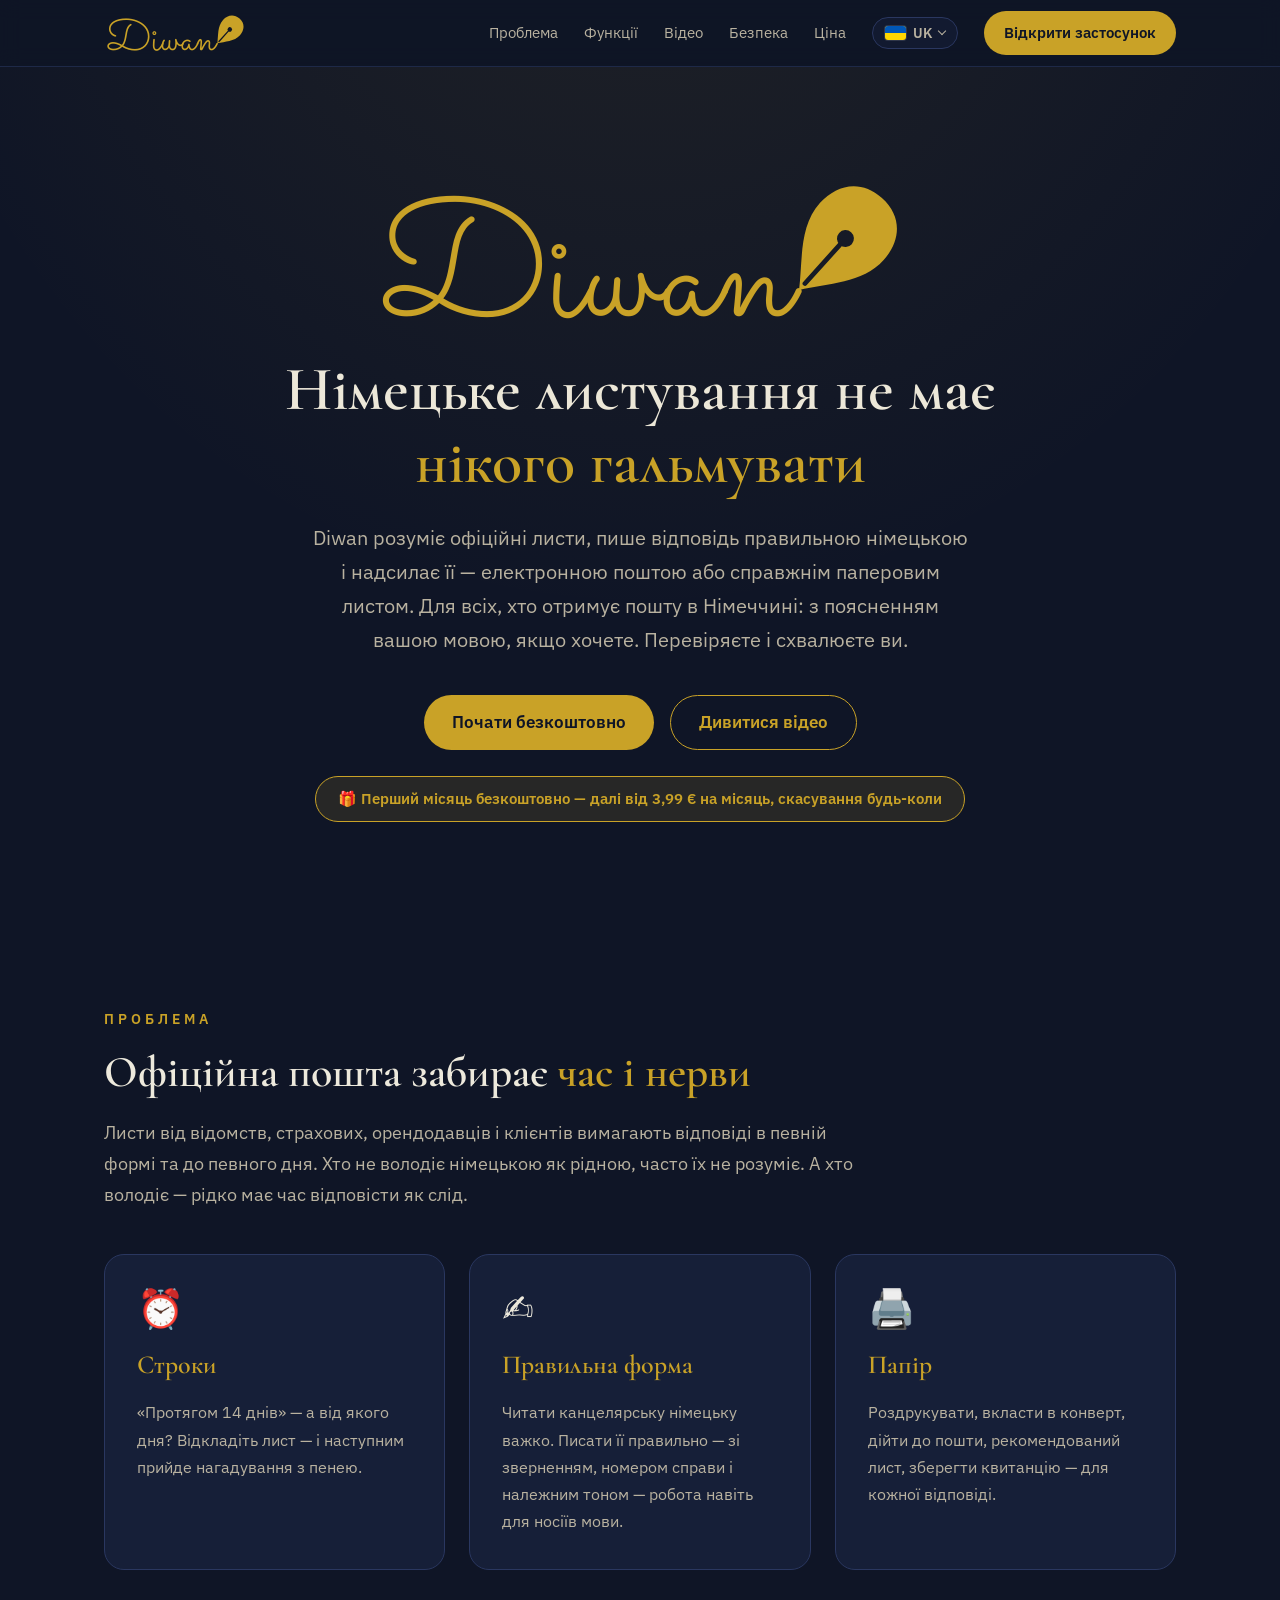
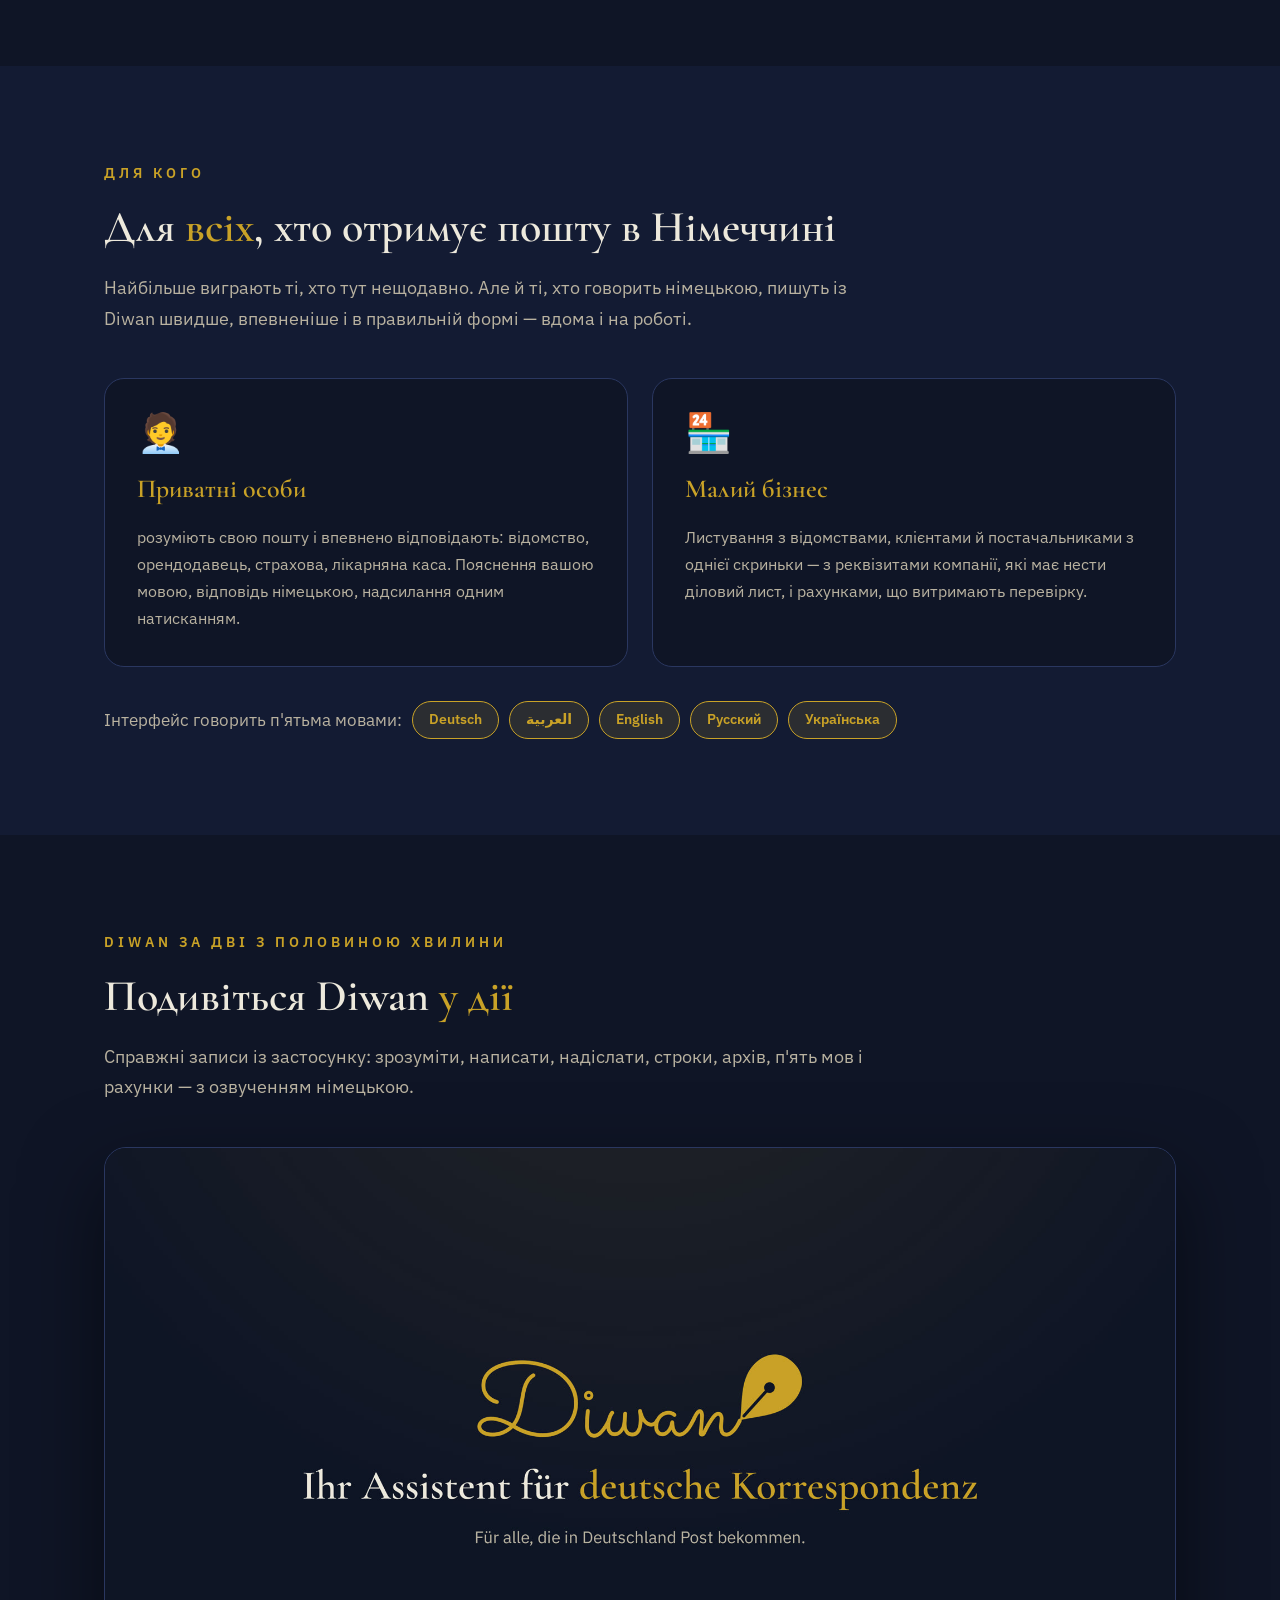
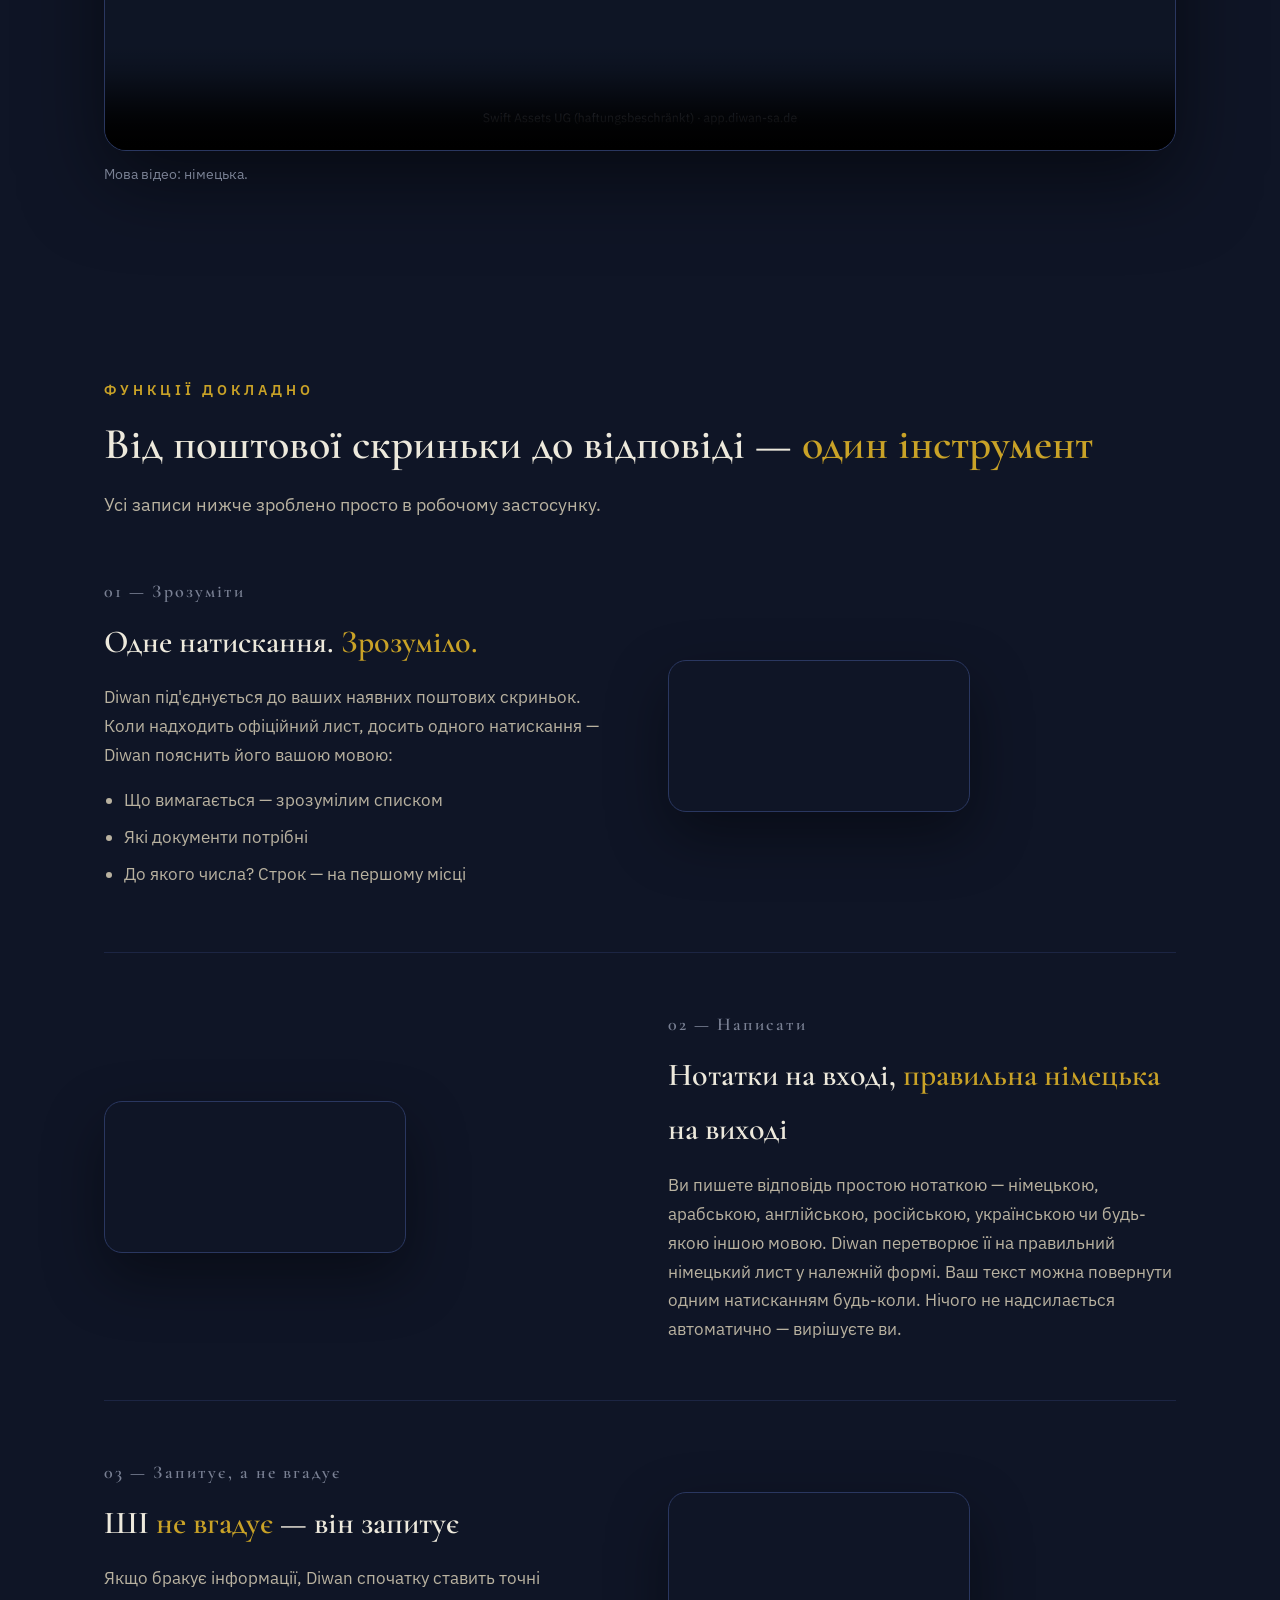
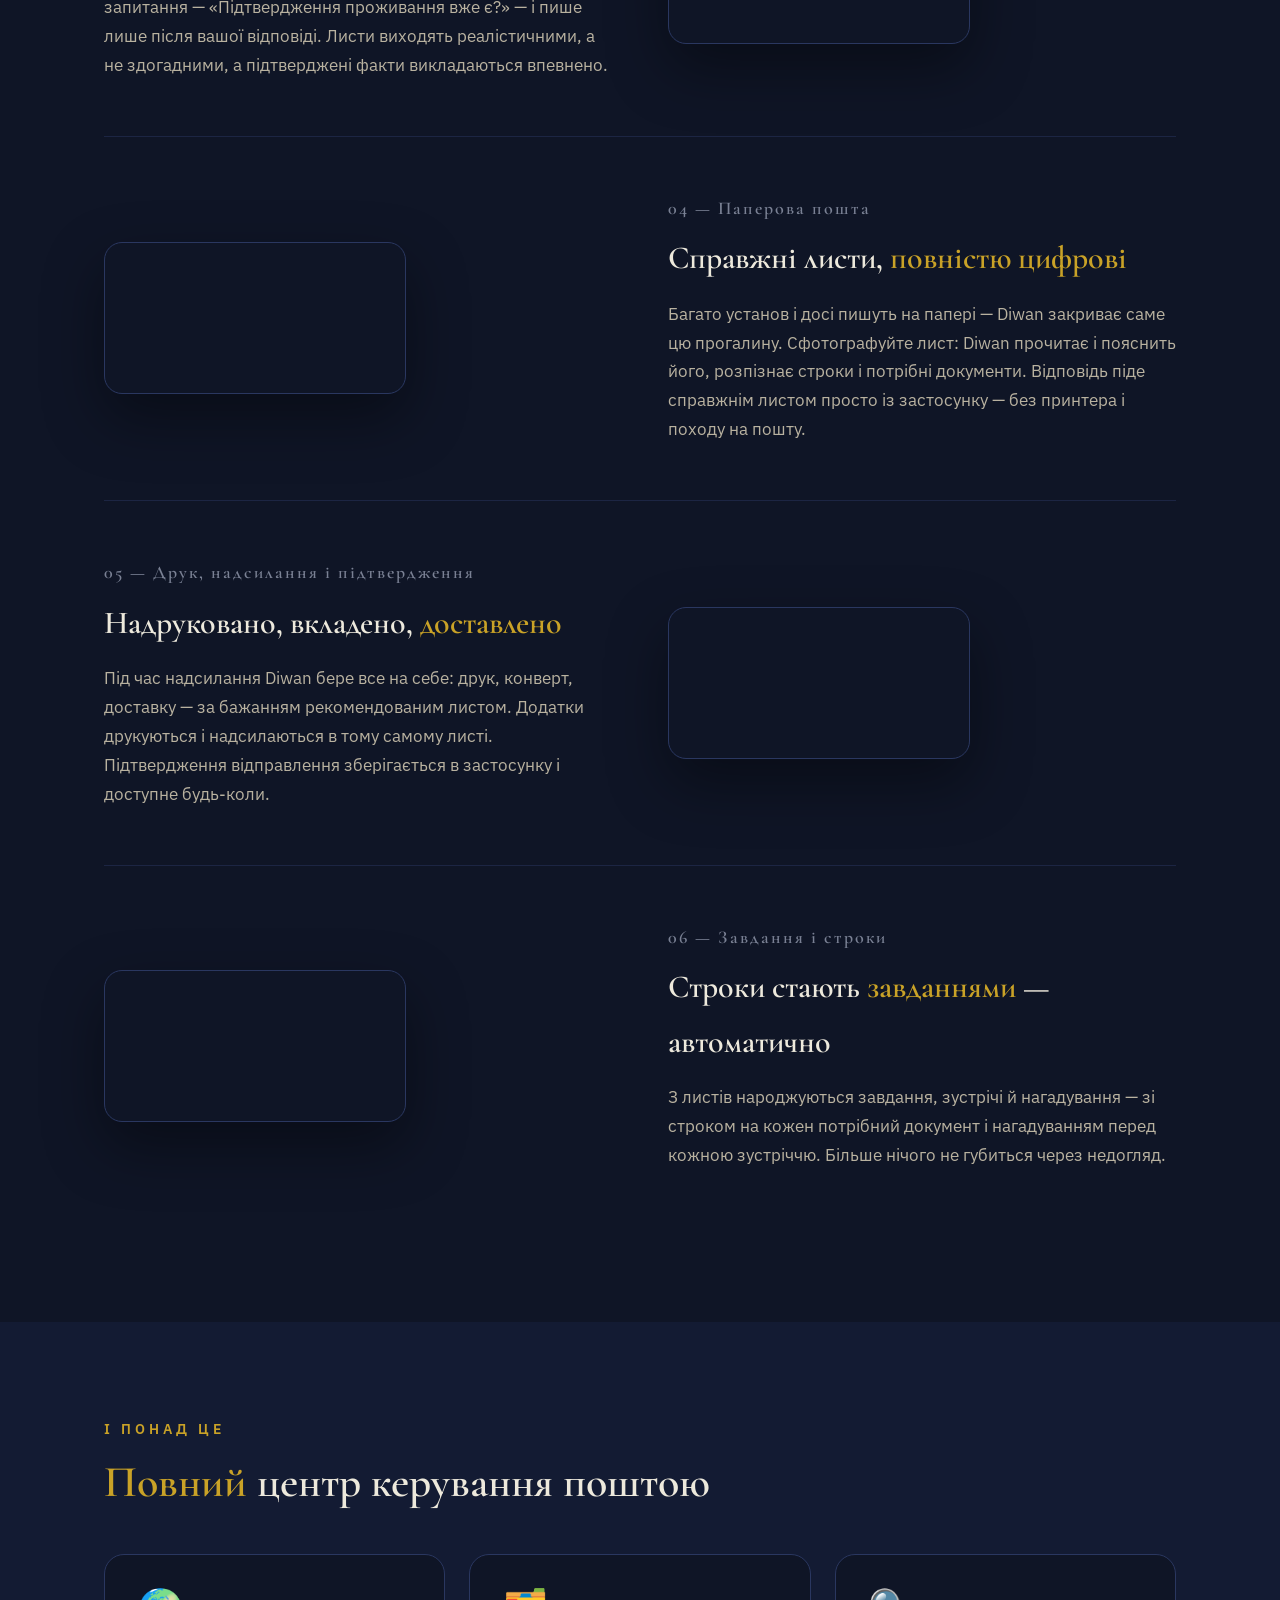
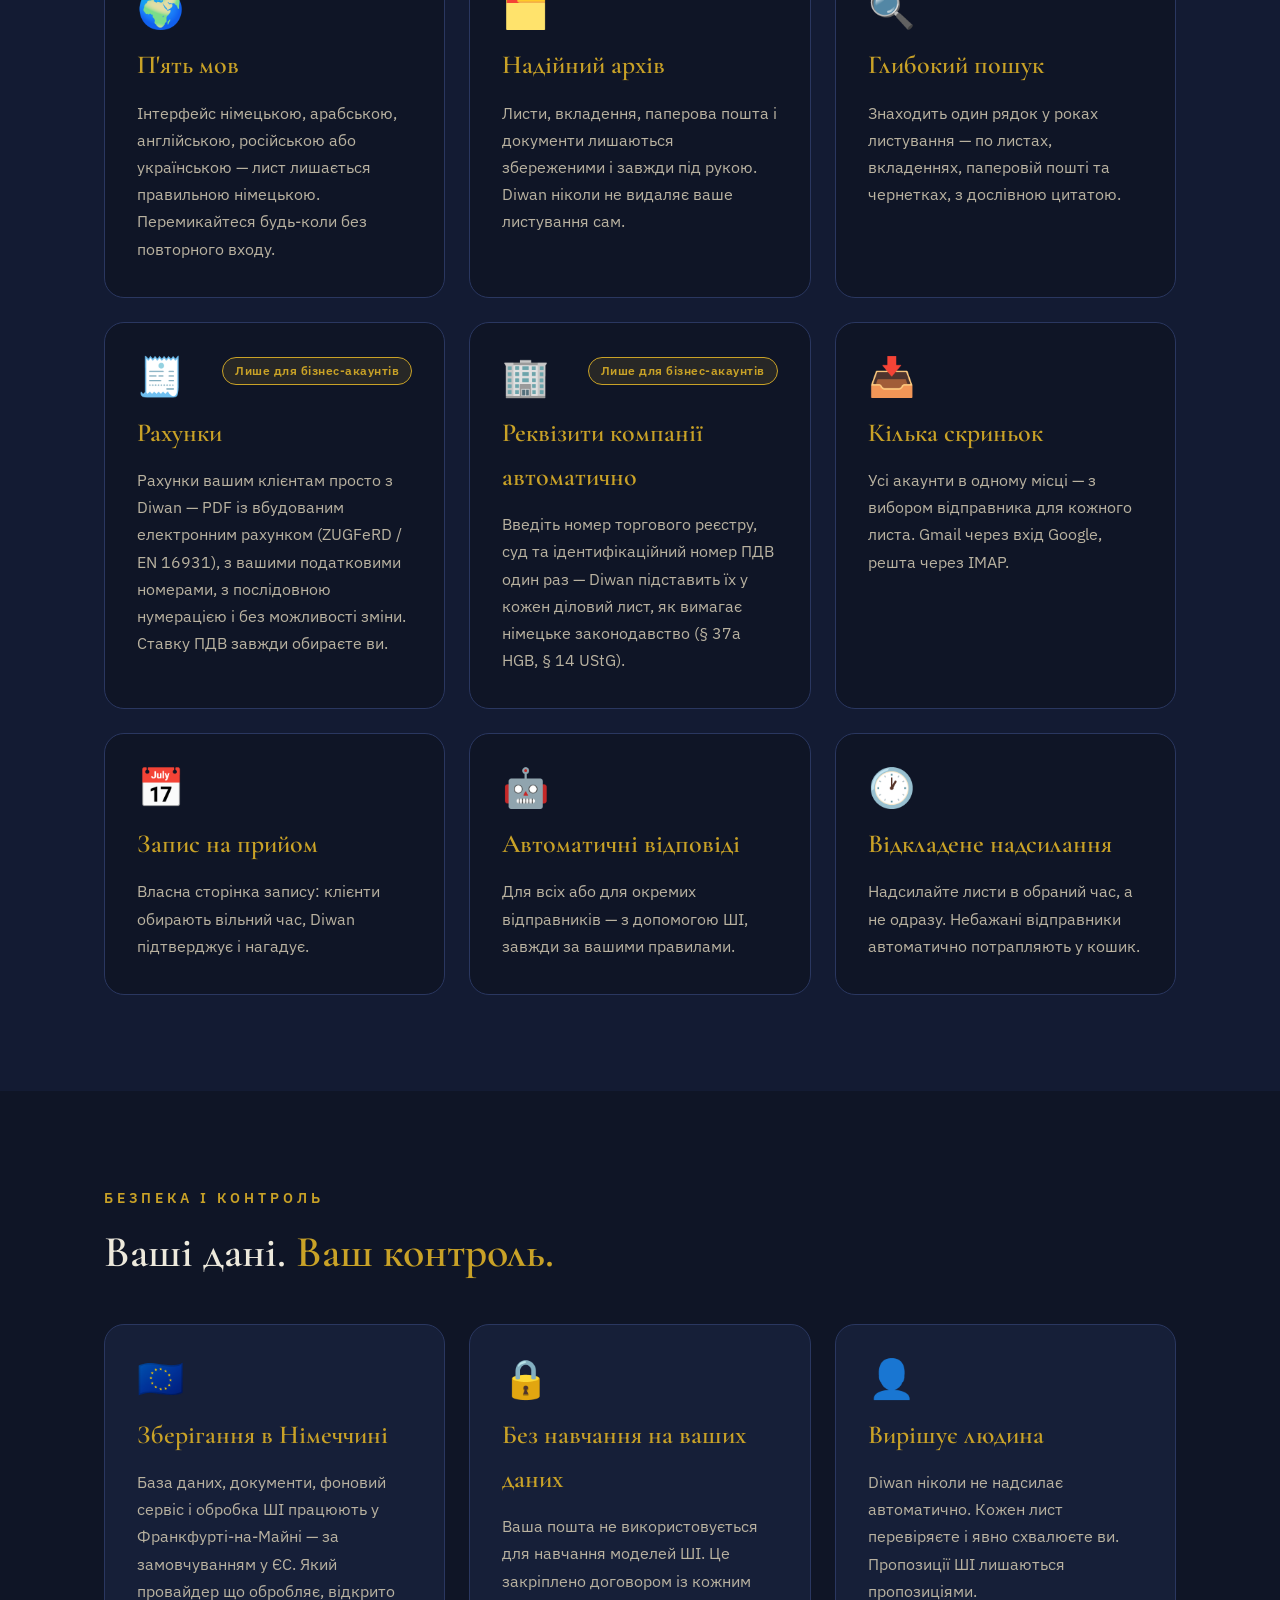
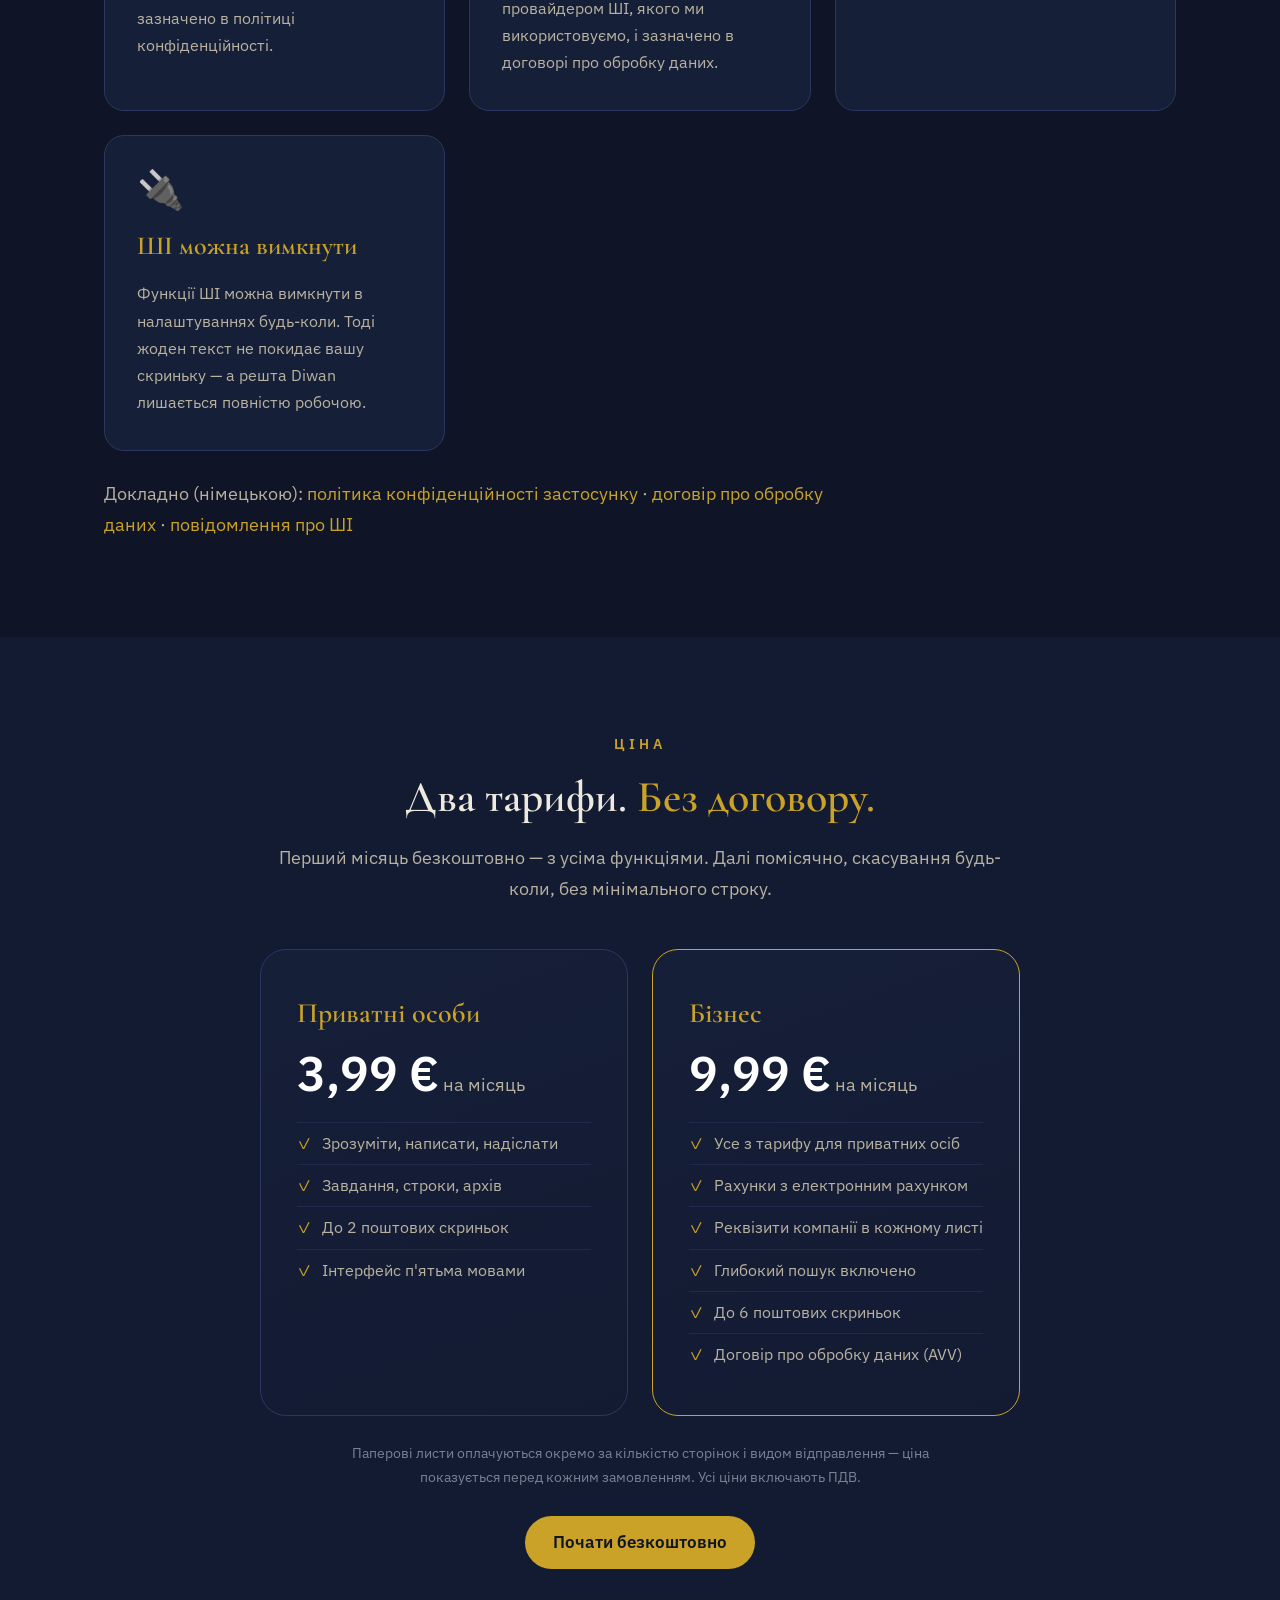
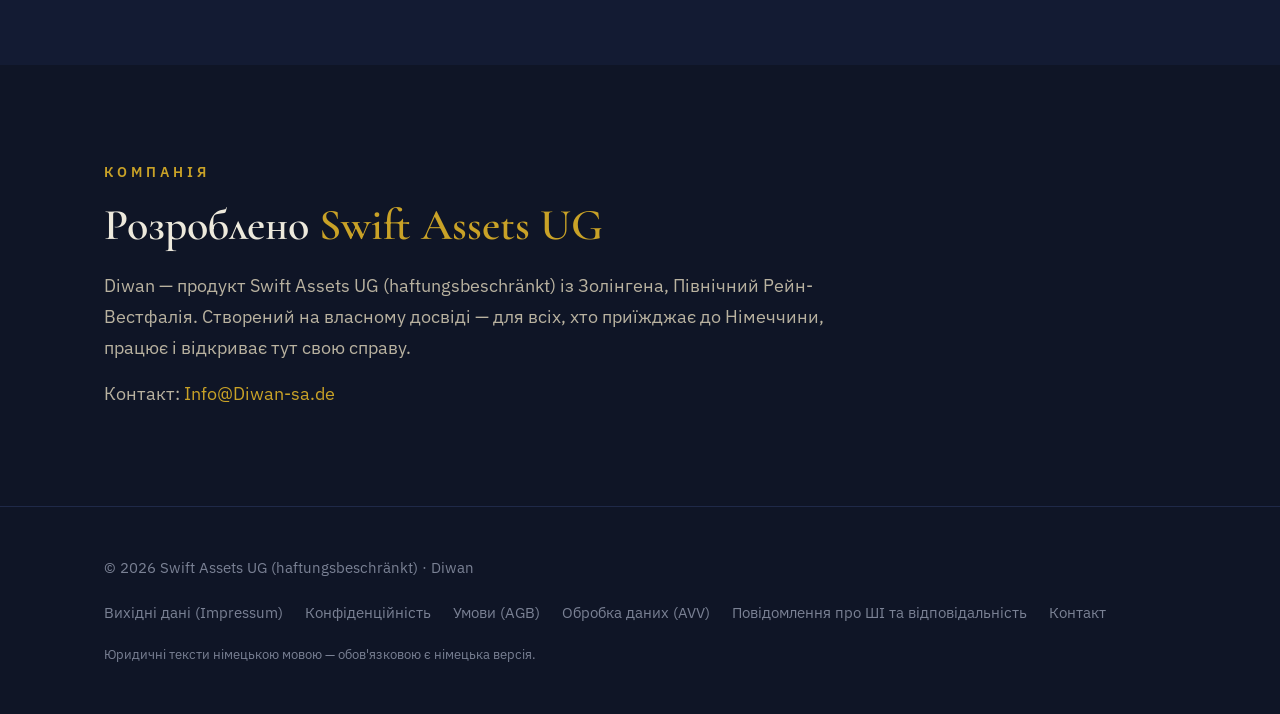
<file: uk/index.html>
<!doctype html>
<html lang="uk" dir="ltr">
<head>
<meta charset="utf-8"/>
<meta name="viewport" content="width=device-width, initial-scale=1"/>
<title>Diwan — ваш помічник для німецького листування</title>
<meta name="description" content="Diwan розуміє офіційні листи, пише відповідь правильною німецькою і надсилає її — електронною поштою або паперовим листом. Із завданнями, строками, архівом і рахунками для компаній. Інтерфейс п'ятьма мовами."/>
<meta property="og:title" content="Diwan — німецьке листування без перешкод"/>
<meta property="og:description" content="Зрозуміти, написати, надіслати — електронна і паперова пошта в одному застосунку. Перший місяць безкоштовно, без договору."/>
<meta property="og:type" content="website"/>
<meta property="og:locale" content="uk"/>
<link rel="canonical" href="https://diwan-sa.de/uk/"/>
<link rel="alternate" hreflang="de" href="https://diwan-sa.de/"/>
<link rel="alternate" hreflang="ar" href="https://diwan-sa.de/ar/"/>
<link rel="alternate" hreflang="en" href="https://diwan-sa.de/en/"/>
<link rel="alternate" hreflang="ru" href="https://diwan-sa.de/ru/"/>
<link rel="alternate" hreflang="uk" href="https://diwan-sa.de/uk/"/>
<link rel="alternate" hreflang="x-default" href="https://diwan-sa.de/"/>
<link rel="icon" type="image/svg+xml" href="/favicon.svg"/>
<link rel="stylesheet" href="/site.css"/>
</head>
<body>
<nav>
  <div class="container nav-inner">
    <a href="/uk/" aria-label="Diwan"><svg viewBox="200 88 432 122" style="width:var(--wm-w,142px);max-width:100%;height:auto;display:block;margin:0 auto" aria-hidden="true"><text x="540" y="200" text-anchor="end" font-size="135" style="font-family:Sacramento,cursive" fill="#C9A227">Diwan</text><g transform="translate(468.2,51.6)"><g transform="rotate(42 76.8 128.4)"><g transform="scale(0.3)"><path d="M256 92 C334 92 372 148 372 214 C372 300 302 362 256 428 C210 362 140 300 140 214 C140 148 178 92 256 92 Z" fill="#C9A227"/><circle cx="256" cy="240" r="23" fill="#0F1526"/><path d="M256 263 V404" stroke="#0F1526" stroke-width="13" stroke-linecap="round"/></g></g></g></svg></a>
    <div class="nav-links">
      <a href="#problem">Проблема</a>
      <a href="#funktionen">Функції</a>
      <a href="#video">Відео</a>
      <a href="#sicherheit">Безпека</a>
      <a href="#preis">Ціна</a>
      <details class="lang">
        <summary aria-label="Мова: Українська"><span class="flag"><svg viewBox="0 0 30 20" aria-hidden="true"><rect width="30" height="20" fill="#FFD700"/><rect width="30" height="10" fill="#0057B7"/></svg></span><span class="code">UK</span><span class="caret" aria-hidden="true"></span></summary>
        <ul role="list" aria-label="Мова"><li><a href="/" lang="de" hreflang="de"><span class="flag"><svg viewBox="0 0 30 20" aria-hidden="true"><rect width="30" height="20" fill="#FFCE00"/><rect width="30" height="13.33" fill="#DD0000"/><rect width="30" height="6.67" fill="#000"/></svg></span>Deutsch</a></li><li><a href="/ar/" lang="ar" hreflang="ar"><span class="flag"><svg viewBox="0 0 30 20" aria-hidden="true"><rect width="30" height="20" fill="#fff"/><rect width="30" height="6.67" fill="#007A3D"/><rect y="13.33" width="30" height="6.67" fill="#000"/><polygon points="10.00,7.40 10.58,9.20 12.47,9.20 10.94,10.31 11.53,12.10 10.00,10.99 8.47,12.10 9.06,10.31 7.53,9.20 9.42,9.20" fill="#CE1126"/><polygon points="15.00,7.40 15.58,9.20 17.47,9.20 15.94,10.31 16.53,12.10 15.00,10.99 13.47,12.10 14.06,10.31 12.53,9.20 14.42,9.20" fill="#CE1126"/><polygon points="20.00,7.40 20.58,9.20 22.47,9.20 20.94,10.31 21.53,12.10 20.00,10.99 18.47,12.10 19.06,10.31 17.53,9.20 19.42,9.20" fill="#CE1126"/></svg></span>العربية</a></li><li><a href="/en/" lang="en" hreflang="en"><span class="flag"><svg viewBox="0 0 60 30" aria-hidden="true"><rect width="60" height="30" fill="#012169"/><path d="M0 0L60 30M60 0L0 30" stroke="#fff" stroke-width="6"/><path d="M0 0L60 30M60 0L0 30" stroke="#C8102E" stroke-width="2"/><path d="M30 0V30M0 15H60" stroke="#fff" stroke-width="10"/><path d="M30 0V30M0 15H60" stroke="#C8102E" stroke-width="6"/></svg></span>English</a></li><li><a href="/ru/" lang="ru" hreflang="ru"><span class="flag"><svg viewBox="0 0 30 20" aria-hidden="true"><rect width="30" height="20" fill="#D52B1E"/><rect width="30" height="13.33" fill="#0039A6"/><rect width="30" height="6.67" fill="#fff"/></svg></span>Русский</a></li><li><a href="/uk/" lang="uk" hreflang="uk" class="on" aria-current="page"><span class="flag"><svg viewBox="0 0 30 20" aria-hidden="true"><rect width="30" height="20" fill="#FFD700"/><rect width="30" height="10" fill="#0057B7"/></svg></span>Українська</a></li></ul>
      </details>
      <a class="btn small" href="https://app.diwan-sa.de" rel="noopener">Відкрити застосунок</a>
    </div>
  </div>
</nav>
<header class="hero">
  <div class="container">
    <div class="wordmark"><svg viewBox="200 88 432 122" style="width:var(--wm-w,531px);max-width:100%;height:auto;display:block;margin:0 auto" aria-hidden="true"><text x="540" y="200" text-anchor="end" font-size="135" style="font-family:Sacramento,cursive" fill="#C9A227">Diwan</text><g transform="translate(468.2,51.6)"><g transform="rotate(42 76.8 128.4)"><g transform="scale(0.3)"><path d="M256 92 C334 92 372 148 372 214 C372 300 302 362 256 428 C210 362 140 300 140 214 C140 148 178 92 256 92 Z" fill="#C9A227"/><circle cx="256" cy="240" r="23" fill="#0F1526"/><path d="M256 263 V404" stroke="#0F1526" stroke-width="13" stroke-linecap="round"/></g></g></g></svg></div>
    <h1>Німецьке листування не має <span class="gold">нікого гальмувати</span></h1>
    <p class="sub">Diwan розуміє офіційні листи, пише відповідь правильною німецькою і надсилає її — електронною поштою або справжнім паперовим листом. Для всіх, хто отримує пошту в Німеччині: з поясненням вашою мовою, якщо хочете. Перевіряєте і схвалюєте ви.</p>
    <div class="cta">
      <a class="btn" href="https://app.diwan-sa.de" rel="noopener">Почати безкоштовно</a>
      <a class="btn ghost" href="#video">Дивитися відео</a>
    </div>
    <div><span class="chip">🎁 Перший місяць безкоштовно — далі від 3,99 € на місяць, скасування будь-коли</span></div>
  </div>
</header>
<section id="problem">
  <div class="container">
    <p class="kicker reveal">Проблема</p>
    <h2 class="reveal">Офіційна пошта забирає <span class="gold">час і нерви</span></h2>
    <p class="lead reveal">Листи від відомств, страхових, орендодавців і клієнтів вимагають відповіді в певній формі та до певного дня. Хто не володіє німецькою як рідною, часто їх не розуміє. А хто володіє — рідко має час відповісти як слід.</p>
    <div class="cards"><div class="card reveal"><div class="big">⏰</div><h3>Строки</h3><p>«Протягом 14 днів» — а від якого дня? Відкладіть лист — і наступним прийде нагадування з пенею.</p></div>
<div class="card reveal"><div class="big">✍️</div><h3>Правильна форма</h3><p>Читати канцелярську німецьку важко. Писати її правильно — зі зверненням, номером справи і належним тоном — робота навіть для носіїв мови.</p></div>
<div class="card reveal"><div class="big">🖨️</div><h3>Папір</h3><p>Роздрукувати, вкласти в конверт, дійти до пошти, рекомендований лист, зберегти квитанцію — для кожної відповіді.</p></div></div>
  </div>
</section>
<section class="trust" id="zielgruppe">
  <div class="container">
    <p class="kicker reveal">Для кого</p>
    <h2 class="reveal">Для <span class="gold">всіх</span>, хто отримує пошту в Німеччині</h2>
    <p class="lead reveal">Найбільше виграють ті, хто тут нещодавно. Але й ті, хто говорить німецькою, пишуть із Diwan швидше, впевненіше і в правильній формі — вдома і на роботі.</p>
    <div class="cards"><div class="card reveal"><div class="big">🧑‍💼</div><h3>Приватні особи</h3><p>розуміють свою пошту і впевнено відповідають: відомство, орендодавець, страхова, лікарняна каса. Пояснення вашою мовою, відповідь німецькою, надсилання одним натисканням.</p></div>
<div class="card reveal"><div class="big">🏪</div><h3>Малий бізнес</h3><p>Листування з відомствами, клієнтами й постачальниками з однієї скриньки — з реквізитами компанії, які має нести діловий лист, і рахунками, що витримають перевірку.</p></div></div>
    <p class="langs reveal"><span>Інтерфейс говорить п'ятьма мовами:</span> <a href="/" lang="de" class="chip small">Deutsch</a> <a href="/ar/" lang="ar" class="chip small">العربية</a> <a href="/en/" lang="en" class="chip small">English</a> <a href="/ru/" lang="ru" class="chip small">Русский</a> <a href="/uk/" lang="uk" class="chip small">Українська</a></p>
  </div>
</section>
<section id="video">
  <div class="container">
    <p class="kicker reveal">Diwan за дві з половиною хвилини</p>
    <h2 class="reveal">Подивіться Diwan <span class="gold">у дії</span></h2>
    <p class="lead reveal">Справжні записи із застосунку: зрозуміти, написати, надіслати, строки, архів, п'ять мов і рахунки — з озвученням німецькою.</p>
    <div class="video-wrap reveal">
      <video controls preload="metadata" poster="/poster.jpg">
        <source src="/diwan-pitch-de.mp4" type="video/mp4"/>
      </video>
    </div>
    <p class="video-note reveal">Мова відео: німецька.</p>
  </div>
</section>
<section id="funktionen">
  <div class="container">
    <p class="kicker reveal">Функції докладно</p>
    <h2 class="reveal">Від поштової скриньки до відповіді — <span class="gold">один інструмент</span></h2>
    <p class="lead reveal">Усі записи нижче зроблено просто в робочому застосунку.</p>

    <div class="feature reveal">
      <div>
        <p class="num">01 — Зрозуміти</p>
        <h3>Одне натискання. <span class="gold">Зрозуміло.</span></h3>
        <p>Diwan під'єднується до ваших наявних поштових скриньок. Коли надходить офіційний лист, досить одного натискання — Diwan пояснить його вашою мовою:</p>
        <ul><li>Що вимагається — зрозумілим списком</li><li>Які документи потрібні</li><li>До якого числа? Строк — на першому місці</li></ul>
      </div>
      <div class="media"><video autoplay muted loop playsinline preload="metadata" src="/explain.mp4"></video></div>
    </div>

    <div class="feature flip reveal">
      <div>
        <p class="num">02 — Написати</p>
        <h3>Нотатки на вході, <span class="gold">правильна німецька</span> на виході</h3>
        <p>Ви пишете відповідь простою нотаткою — німецькою, арабською, англійською, російською, українською чи будь-якою іншою мовою. Diwan перетворює її на правильний німецький лист у належній формі. Ваш текст можна повернути одним натисканням будь-коли. Нічого не надсилається автоматично — вирішуєте ви.</p>
        
      </div>
      <div class="media"><video autoplay muted loop playsinline preload="metadata" src="/write.mp4"></video></div>
    </div>

    <div class="feature reveal">
      <div>
        <p class="num">03 — Запитує, а не вгадує</p>
        <h3>ШІ <span class="gold">не вгадує</span> — він запитує</h3>
        <p>Якщо бракує інформації, Diwan спочатку ставить точні запитання — «Підтвердження проживання вже є?» — і пише лише після вашої відповіді. Листи виходять реалістичними, а не здогадними, а підтверджені факти викладаються впевнено.</p>
        
      </div>
      <div class="media"><video autoplay muted loop playsinline preload="metadata" src="/clarify.mp4"></video></div>
    </div>

    <div class="feature flip reveal">
      <div>
        <p class="num">04 — Паперова пошта</p>
        <h3>Справжні листи, <span class="gold">повністю цифрові</span></h3>
        <p>Багато установ і досі пишуть на папері — Diwan закриває саме цю прогалину. Сфотографуйте лист: Diwan прочитає і пояснить його, розпізнає строки і потрібні документи. Відповідь піде справжнім листом просто із застосунку — без принтера і походу на пошту.</p>
        
      </div>
      <div class="media"><video autoplay muted loop playsinline preload="metadata" src="/paper.mp4"></video></div>
    </div>

    <div class="feature reveal">
      <div>
        <p class="num">05 — Друк, надсилання і підтвердження</p>
        <h3>Надруковано, вкладено, <span class="gold">доставлено</span></h3>
        <p>Під час надсилання Diwan бере все на себе: друк, конверт, доставку — за бажанням рекомендованим листом. Додатки друкуються і надсилаються в тому самому листі. Підтвердження відправлення зберігається в застосунку і доступне будь-коли.</p>
        
      </div>
      <div class="media"><video autoplay muted loop playsinline preload="metadata" src="/print.mp4"></video></div>
    </div>

    <div class="feature flip reveal">
      <div>
        <p class="num">06 — Завдання і строки</p>
        <h3>Строки стають <span class="gold">завданнями</span> — автоматично</h3>
        <p>З листів народжуються завдання, зустрічі й нагадування — зі строком на кожен потрібний документ і нагадуванням перед кожною зустріччю. Більше нічого не губиться через недогляд.</p>
        
      </div>
      <div class="media"><video autoplay muted loop playsinline preload="metadata" src="/tasks.mp4"></video></div>
    </div>
  </div>
</section>
<section class="trust" id="cockpit">
  <div class="container">
    <p class="kicker reveal">І понад це</p>
    <h2 class="reveal"><span class="gold">Повний</span> центр керування поштою</h2>
    <div class="cards"><div class="card reveal"><div class="big">🌍</div><h3>П'ять мов</h3><p>Інтерфейс німецькою, арабською, англійською, російською або українською — лист лишається правильною німецькою. Перемикайтеся будь-коли без повторного входу.</p></div>
<div class="card reveal"><div class="big">🗂️</div><h3>Надійний архів</h3><p>Листи, вкладення, паперова пошта і документи лишаються збереженими і завжди під рукою. Diwan ніколи не видаляє ваше листування сам.</p></div>
<div class="card reveal"><div class="big">🔍</div><h3>Глибокий пошук</h3><p>Знаходить один рядок у роках листування — по листах, вкладеннях, паперовій пошті та чернетках, з дослівною цитатою.</p></div>
<div class="card reveal"><span class="badge">Лише для бізнес-акаунтів</span><div class="big">🧾</div><h3>Рахунки</h3><p>Рахунки вашим клієнтам просто з Diwan — PDF із вбудованим електронним рахунком (ZUGFeRD / EN 16931), з вашими податковими номерами, з послідовною нумерацією і без можливості зміни. Ставку ПДВ завжди обираєте ви.</p></div>
<div class="card reveal"><span class="badge">Лише для бізнес-акаунтів</span><div class="big">🏢</div><h3>Реквізити компанії автоматично</h3><p>Введіть номер торгового реєстру, суд та ідентифікаційний номер ПДВ один раз — Diwan підставить їх у кожен діловий лист, як вимагає німецьке законодавство (§ 37a HGB, § 14 UStG).</p></div>
<div class="card reveal"><div class="big">📥</div><h3>Кілька скриньок</h3><p>Усі акаунти в одному місці — з вибором відправника для кожного листа. Gmail через вхід Google, решта через IMAP.</p></div>
<div class="card reveal"><div class="big">📅</div><h3>Запис на прийом</h3><p>Власна сторінка запису: клієнти обирають вільний час, Diwan підтверджує і нагадує.</p></div>
<div class="card reveal"><div class="big">🤖</div><h3>Автоматичні відповіді</h3><p>Для всіх або для окремих відправників — з допомогою ШІ, завжди за вашими правилами.</p></div>
<div class="card reveal"><div class="big">🕐</div><h3>Відкладене надсилання</h3><p>Надсилайте листи в обраний час, а не одразу. Небажані відправники автоматично потрапляють у кошик.</p></div></div>
  </div>
</section>
<section id="sicherheit">
  <div class="container">
    <p class="kicker reveal">Безпека і контроль</p>
    <h2 class="reveal">Ваші дані. <span class="gold">Ваш контроль.</span></h2>
    <div class="cards"><div class="card reveal"><div class="big">🇪🇺</div><h3>Зберігання в Німеччині</h3><p>База даних, документи, фоновий сервіс і обробка ШІ працюють у Франкфурті-на-Майні — за замовчуванням у ЄС. Який провайдер що обробляє, відкрито зазначено в політиці конфіденційності.</p></div>
<div class="card reveal"><div class="big">🔒</div><h3>Без навчання на ваших даних</h3><p>Ваша пошта не використовується для навчання моделей ШІ. Це закріплено договором із кожним провайдером ШІ, якого ми використовуємо, і зазначено в договорі про обробку даних.</p></div>
<div class="card reveal"><div class="big">👤</div><h3>Вирішує людина</h3><p>Diwan ніколи не надсилає автоматично. Кожен лист перевіряєте і явно схвалюєте ви. Пропозиції ШІ лишаються пропозиціями.</p></div>
<div class="card reveal"><div class="big">🔌</div><h3>ШІ можна вимкнути</h3><p>Функції ШІ можна вимкнути в налаштуваннях будь-коли. Тоді жоден текст не покидає вашу скриньку — а решта Diwan лишається повністю робочою.</p></div></div>
    <p class="lead reveal" style="margin-top:28px">Докладно (німецькою): <a href="/datenschutz-app.html">політика конфіденційності застосунку</a> · <a href="/avv.html">договір про обробку даних</a> · <a href="/ki-hinweis.html">повідомлення про ШІ</a></p>
  </div>
</section>
<section class="trust" id="preis">
  <div class="container" style="text-align:center">
    <p class="kicker reveal">Ціна</p>
    <h2 class="reveal">Два тарифи. <span class="gold">Без договору.</span></h2>
    <p class="lead reveal" style="margin:0 auto">Перший місяць безкоштовно — з усіма функціями. Далі помісячно, скасування будь-коли, без мінімального строку.</p>
    <div class="plans">
      <div class="plan reveal">
        <h3>Приватні особи</h3>
        <div class="amount">3,99 €<small> на місяць</small></div>
        <ul><li>Зрозуміти, написати, надіслати</li><li>Завдання, строки, архів</li><li>До 2 поштових скриньок</li><li>Інтерфейс п'ятьма мовами</li></ul>
      </div>
      <div class="plan highlight reveal">
        <h3>Бізнес</h3>
        <div class="amount">9,99 €<small> на місяць</small></div>
        <ul><li>Усе з тарифу для приватних осіб</li><li>Рахунки з електронним рахунком</li><li>Реквізити компанії в кожному листі</li><li>Глибокий пошук включено</li><li>До 6 поштових скриньок</li><li>Договір про обробку даних (AVV)</li></ul>
      </div>
    </div>
    <p class="price-note reveal">Паперові листи оплачуються окремо за кількістю сторінок і видом відправлення — ціна показується перед кожним замовленням. Усі ціни включають ПДВ.</p>
    <div style="margin-top:26px" class="reveal"><a class="btn" href="https://app.diwan-sa.de" rel="noopener">Почати безкоштовно</a></div>
  </div>
</section>
<section id="unternehmen">
  <div class="container">
    <p class="kicker reveal">Компанія</p>
    <h2 class="reveal">Розроблено <span class="gold">Swift Assets UG</span></h2>
    <p class="lead reveal">Diwan — продукт Swift Assets UG (haftungsbeschränkt) із Золінгена, Північний Рейн-Вестфалія. Створений на власному досвіді — для всіх, хто приїжджає до Німеччини, працює і відкриває тут свою справу.</p>
    <p class="lead reveal" style="margin-top:16px">Контакт: <a href="mailto:Info@Diwan-sa.de">Info@Diwan-sa.de</a></p>
  </div>
</section>
<footer>
  <div class="container foot">
    <div>© <span id="y"></span> Swift Assets UG (haftungsbeschränkt) · Diwan</div>
    <div class="links">
      <a href="/impressum.html" hreflang="de">Вихідні дані (Impressum)</a>
      <a href="/datenschutz.html" hreflang="de">Конфіденційність</a>
      <a href="/agb.html" hreflang="de">Умови (AGB)</a>
      <a href="/avv.html" hreflang="de">Обробка даних (AVV)</a>
      <a href="/ki-hinweis.html" hreflang="de">Повідомлення про ШІ та відповідальність</a>
      <a href="mailto:Info@Diwan-sa.de">Контакт</a>
    </div>
  </div>
  <div class="container legal-note">Юридичні тексти німецькою мовою — обов'язковою є німецька версія.</div>
</footer>

<script>
document.getElementById("y").textContent = new Date().getFullYear();
const io = new IntersectionObserver((es) => es.forEach(e => { if (e.isIntersecting) { e.target.classList.add("on"); io.unobserve(e.target); } }), { threshold: 0.12 });
document.querySelectorAll(".reveal").forEach(el => io.observe(el));
const lang = document.querySelector("details.lang");
document.addEventListener("click", e => { if (lang.open && !lang.contains(e.target)) lang.open = false; });
document.addEventListener("keydown", e => { if (e.key === "Escape") lang.open = false; });
</script>
</body>
</html>
</file>
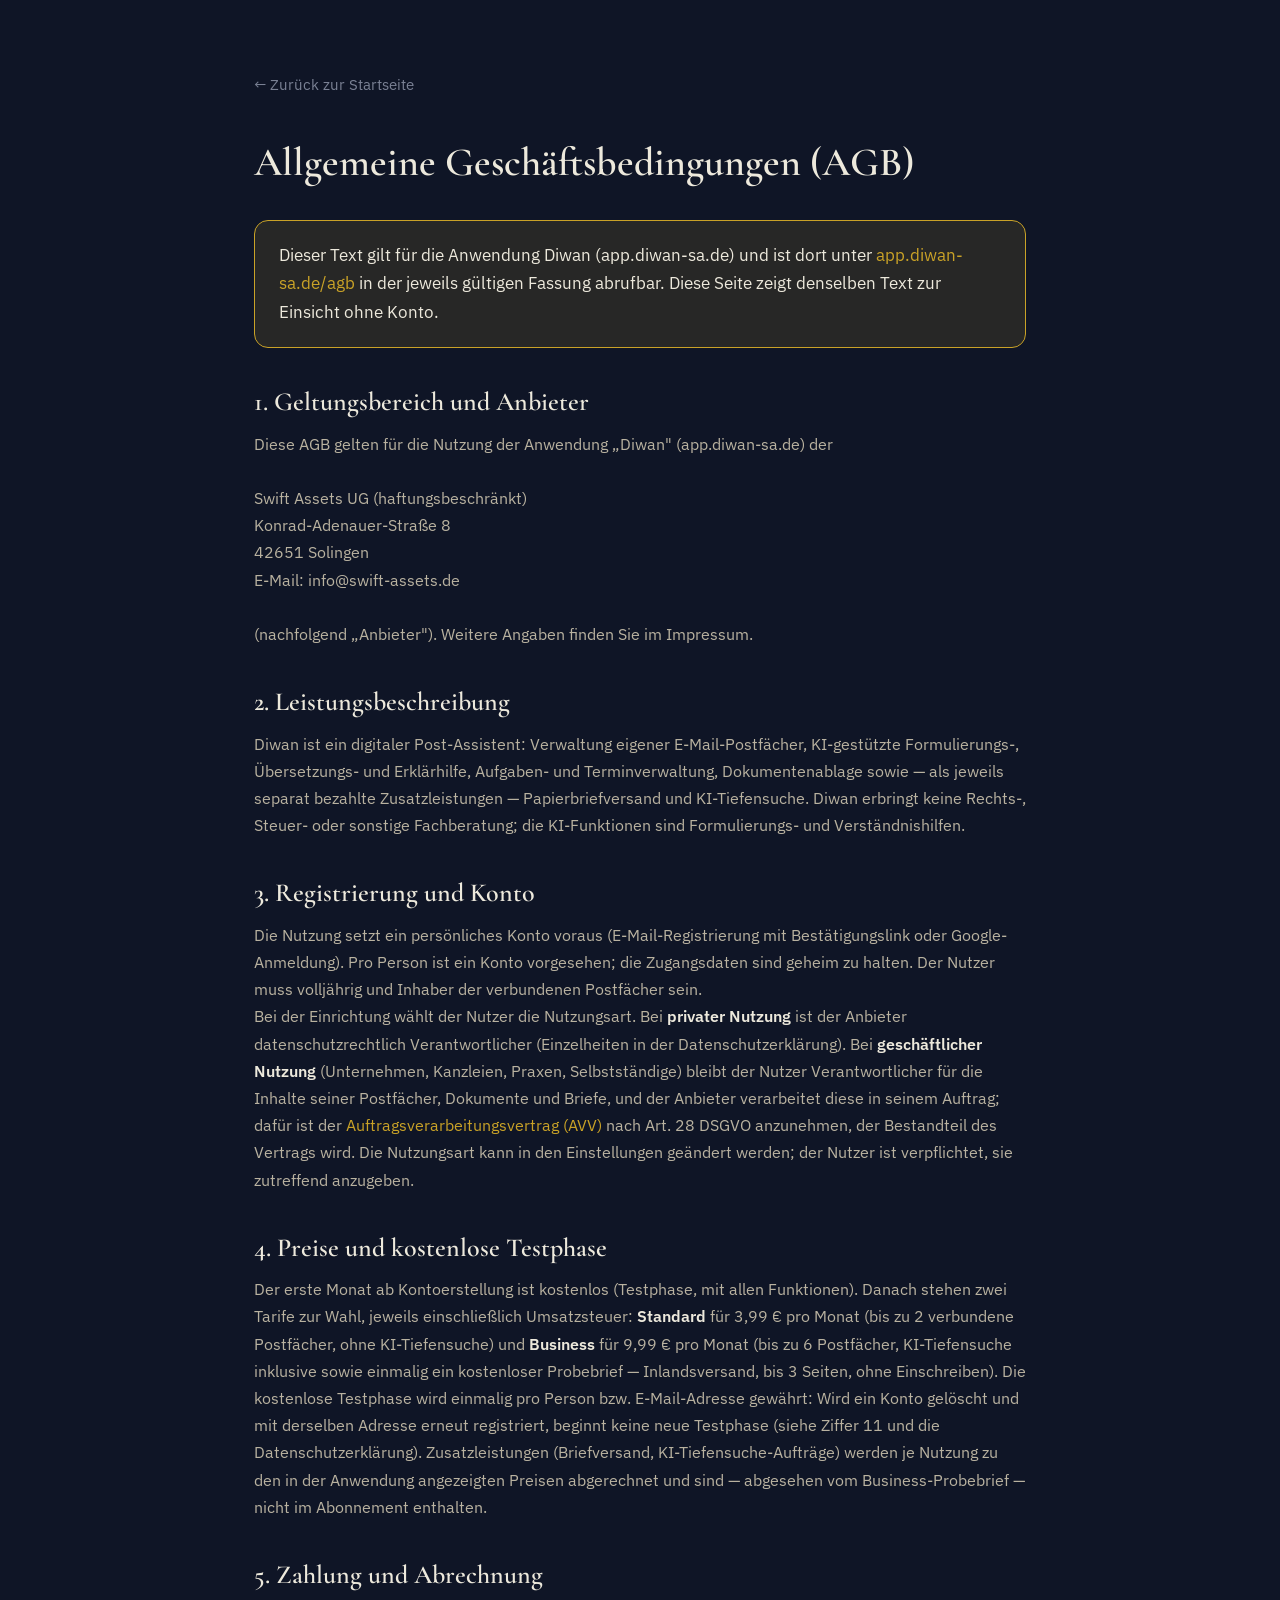
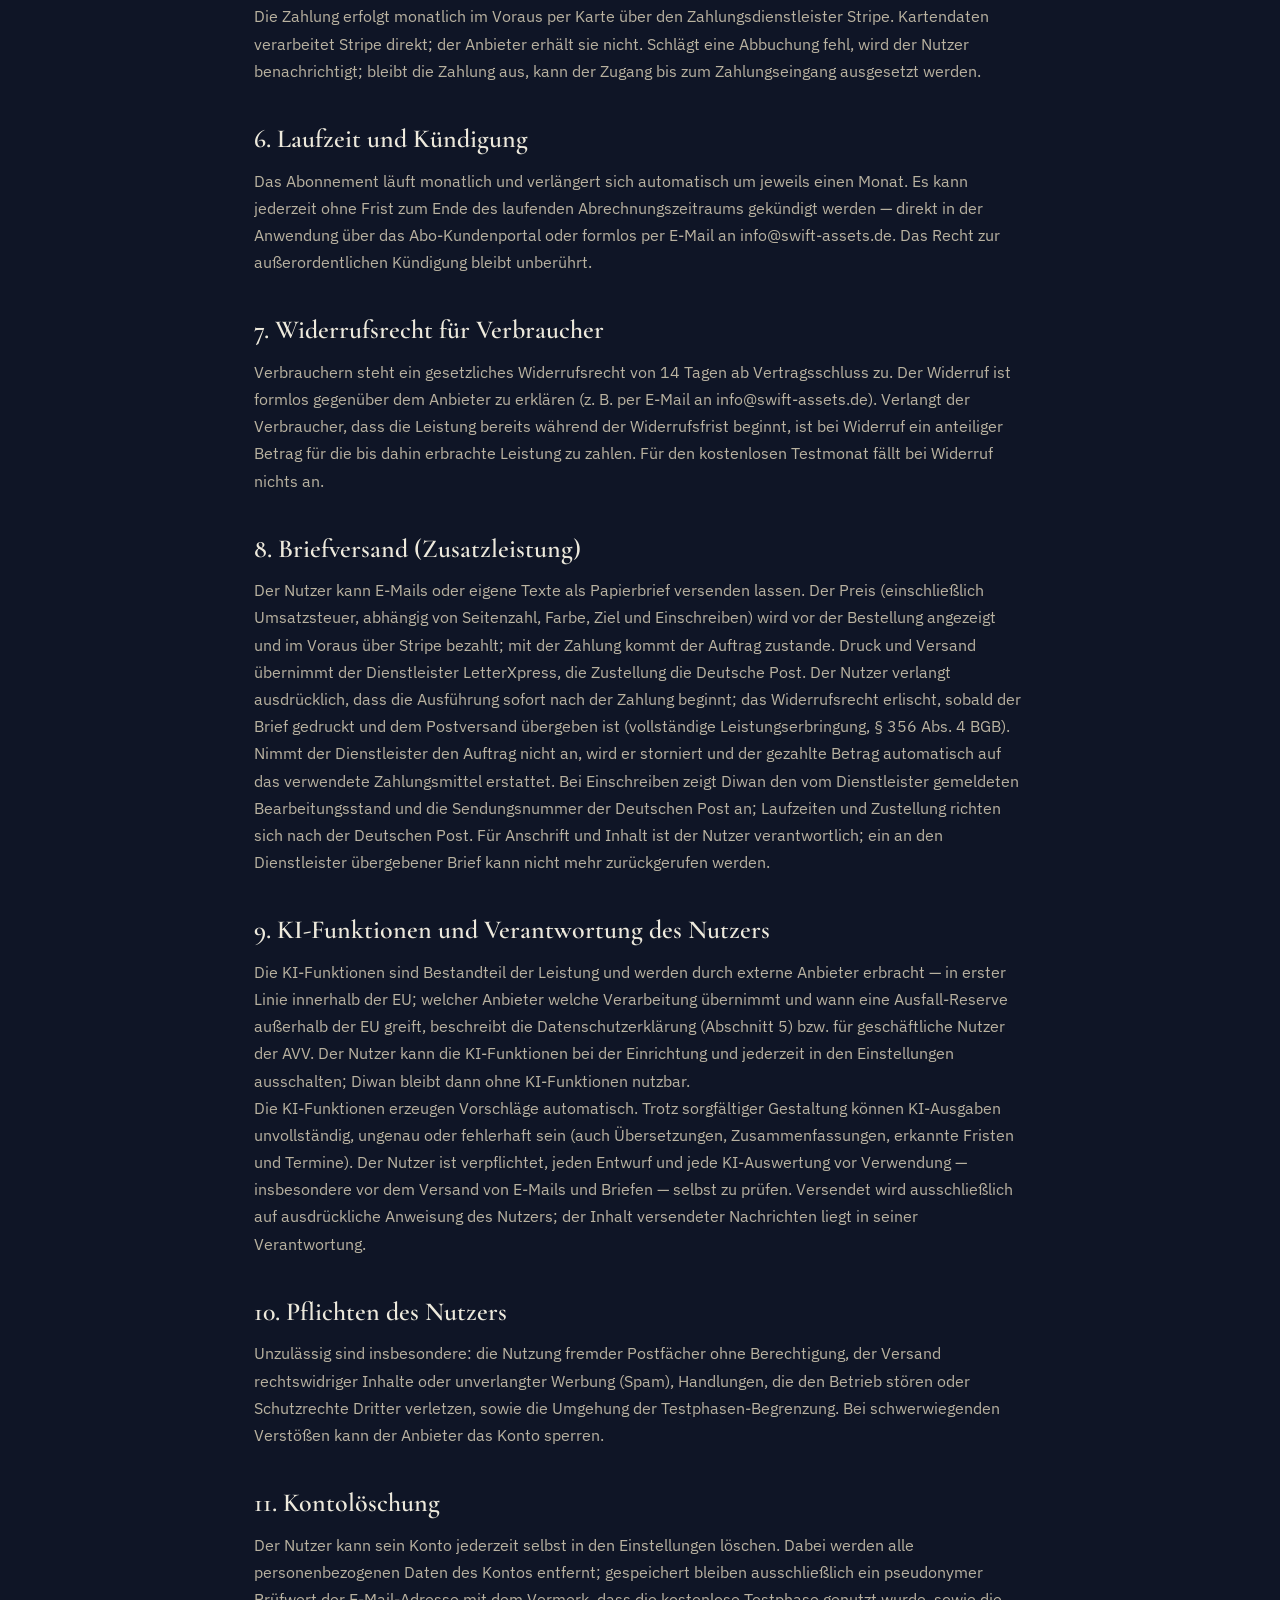
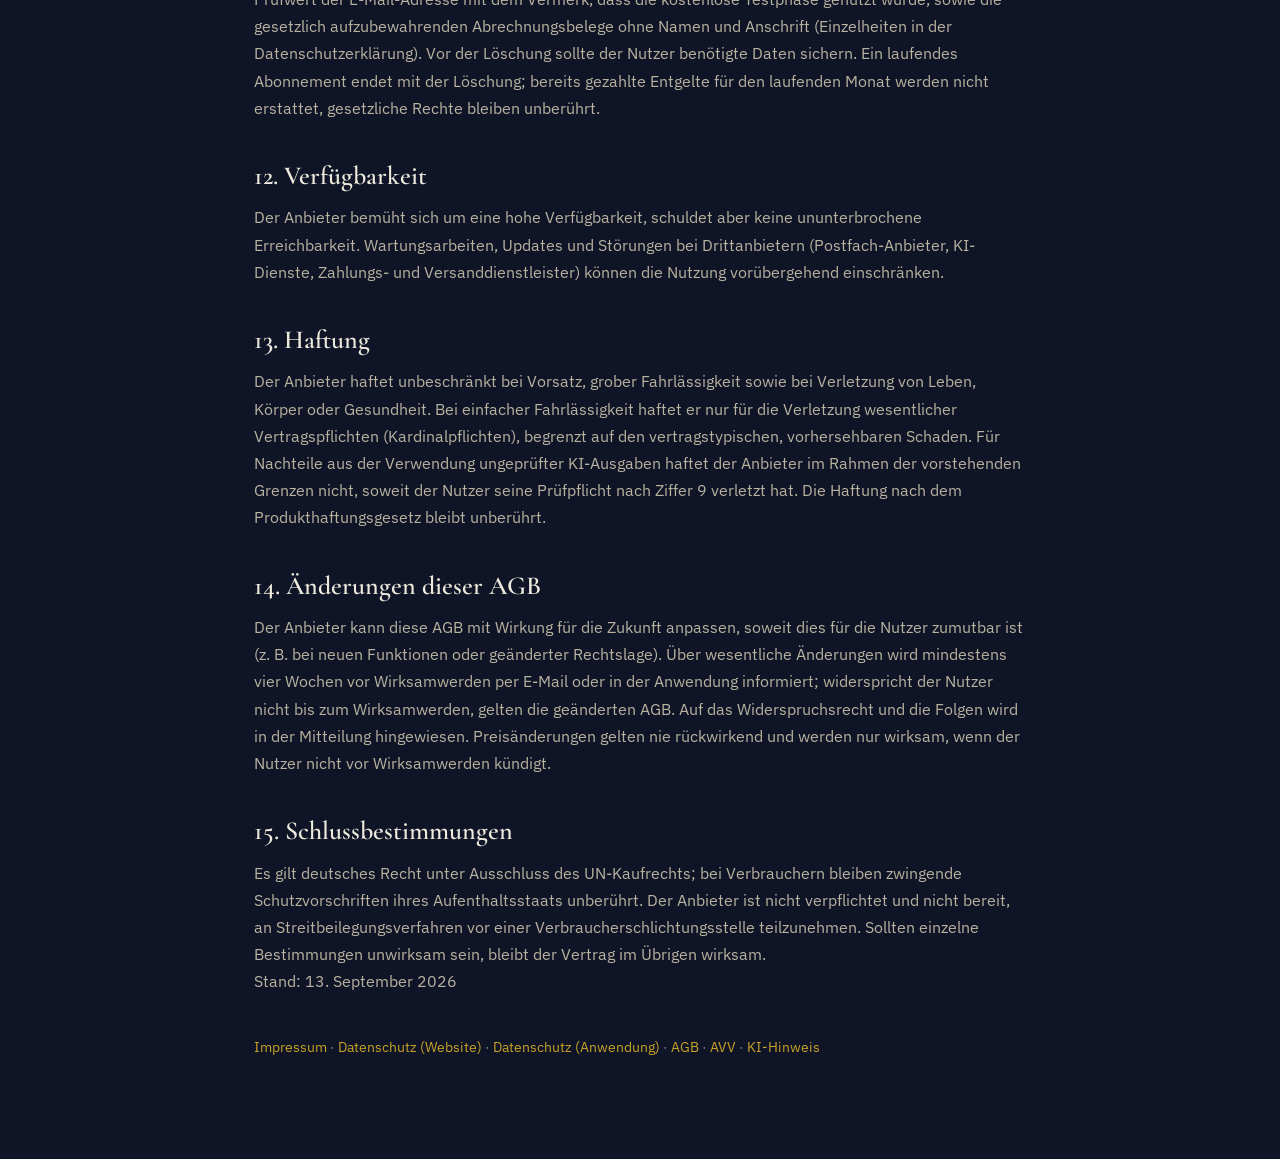
<file: agb.html>
<!doctype html>
<html lang="de">
<head>
<meta charset="utf-8"/>
<meta name="viewport" content="width=device-width, initial-scale=1"/>
<title>Allgemeine Geschäftsbedingungen (AGB) — Diwan</title>
<meta name="robots" content="noindex"/>
<link rel="icon" type="image/svg+xml" href="/favicon.svg"/>
<link rel="stylesheet" href="/site.css"/>
</head>
<body>
<div class="legal">
  <a class="backlink" href="/">← Zurück zur Startseite</a>
  <h1>Allgemeine Geschäftsbedingungen (AGB)</h1>
  <div class="note">Dieser Text gilt für die Anwendung Diwan (app.diwan-sa.de) und ist dort unter <a href="https://app.diwan-sa.de/agb">app.diwan-sa.de/agb</a> in der jeweils gültigen Fassung abrufbar. Diese Seite zeigt denselben Text zur Einsicht ohne Konto.</div>
<!-- Allgemeine Geschäftsbedingungen (AGB) — Version 2026-09-13 — exported from Swift-Assets/diwan components/legal by scripts/export-legal-html.tsx. Do not edit here; edit the app and re-export. -->
<div><h2>1. Geltungsbereich und Anbieter</h2><p class="pre-line">Diese AGB gelten für die Nutzung der Anwendung „Diwan&quot; (app.diwan-sa.de) der

Swift Assets UG (haftungsbeschränkt)
Konrad-Adenauer-Straße 8
42651 Solingen
E-Mail: info@swift-assets.de

(nachfolgend „Anbieter&quot;). Weitere Angaben finden Sie im Impressum.</p></div><div><h2>2. Leistungsbeschreibung</h2><p>Diwan ist ein digitaler Post-Assistent: Verwaltung eigener E-Mail-Postfächer, KI-gestützte Formulierungs-, Übersetzungs- und Erklärhilfe, Aufgaben- und Terminverwaltung, Dokumentenablage sowie — als jeweils separat bezahlte Zusatzleistungen — Papierbriefversand und KI-Tiefensuche. Diwan erbringt keine Rechts-, Steuer- oder sonstige Fachberatung; die KI-Funktionen sind Formulierungs- und Verständnishilfen.</p></div><div><h2>3. Registrierung und Konto</h2><p>Die Nutzung setzt ein persönliches Konto voraus (E-Mail-Registrierung mit Bestätigungslink oder Google-Anmeldung). Pro Person ist ein Konto vorgesehen; die Zugangsdaten sind geheim zu halten. Der Nutzer muss volljährig und Inhaber der verbundenen Postfächer sein.</p><p>Bei der Einrichtung wählt der Nutzer die Nutzungsart. Bei<strong> privater Nutzung</strong> ist der Anbieter datenschutzrechtlich Verantwortlicher (Einzelheiten in der Datenschutzerklärung). Bei<strong> geschäftlicher Nutzung</strong> (Unternehmen, Kanzleien, Praxen, Selbstständige) bleibt der Nutzer Verantwortlicher für die Inhalte seiner Postfächer, Dokumente und Briefe, und der Anbieter verarbeitet diese in seinem Auftrag; dafür ist der <a href="/avv.html">Auftragsverarbeitungsvertrag (AVV)</a> nach Art. 28 DSGVO anzunehmen, der Bestandteil des Vertrags wird. Die Nutzungsart kann in den Einstellungen geändert werden; der Nutzer ist verpflichtet, sie zutreffend anzugeben.</p></div><div><h2>4. Preise und kostenlose Testphase</h2><p>Der erste Monat ab Kontoerstellung ist kostenlos (Testphase, mit allen Funktionen). Danach stehen zwei Tarife zur Wahl, jeweils einschließlich Umsatzsteuer: <strong>Standard</strong> für 3,99 € pro Monat (bis zu 2 verbundene Postfächer, ohne KI-Tiefensuche) und <strong>Business</strong> für 9,99 € pro Monat (bis zu 6 Postfächer, KI-Tiefensuche inklusive sowie einmalig ein kostenloser Probebrief — Inlandsversand, bis 3 Seiten, ohne Einschreiben). Die kostenlose Testphase wird einmalig pro Person bzw. E-Mail-Adresse gewährt: Wird ein Konto gelöscht und mit derselben Adresse erneut registriert, beginnt keine neue Testphase (siehe Ziffer 11 und die Datenschutzerklärung). Zusatzleistungen (Briefversand, KI-Tiefensuche-Aufträge) werden je Nutzung zu den in der Anwendung angezeigten Preisen abgerechnet und sind — abgesehen vom Business-Probebrief — nicht im Abonnement enthalten.</p></div><div><h2>5. Zahlung und Abrechnung</h2><p>Die Zahlung erfolgt monatlich im Voraus per Karte über den Zahlungsdienstleister Stripe. Kartendaten verarbeitet Stripe direkt; der Anbieter erhält sie nicht. Schlägt eine Abbuchung fehl, wird der Nutzer benachrichtigt; bleibt die Zahlung aus, kann der Zugang bis zum Zahlungseingang ausgesetzt werden.</p></div><div><h2>6. Laufzeit und Kündigung</h2><p>Das Abonnement läuft monatlich und verlängert sich automatisch um jeweils einen Monat. Es kann jederzeit ohne Frist zum Ende des laufenden Abrechnungszeitraums gekündigt werden — direkt in der Anwendung über das Abo-Kundenportal oder formlos per E-Mail an info@swift-assets.de. Das Recht zur außerordentlichen Kündigung bleibt unberührt.</p></div><div><h2>7. Widerrufsrecht für Verbraucher</h2><p>Verbrauchern steht ein gesetzliches Widerrufsrecht von 14 Tagen ab Vertragsschluss zu. Der Widerruf ist formlos gegenüber dem Anbieter zu erklären (z. B. per E-Mail an info@swift-assets.de). Verlangt der Verbraucher, dass die Leistung bereits während der Widerrufsfrist beginnt, ist bei Widerruf ein anteiliger Betrag für die bis dahin erbrachte Leistung zu zahlen. Für den kostenlosen Testmonat fällt bei Widerruf nichts an.</p></div><div><h2>8. Briefversand (Zusatzleistung)</h2><p>Der Nutzer kann E-Mails oder eigene Texte als Papierbrief versenden lassen. Der Preis (einschließlich Umsatzsteuer, abhängig von Seitenzahl, Farbe, Ziel und Einschreiben) wird vor der Bestellung angezeigt und im Voraus über Stripe bezahlt; mit der Zahlung kommt der Auftrag zustande. Druck und Versand übernimmt der Dienstleister LetterXpress, die Zustellung die Deutsche Post. Der Nutzer verlangt ausdrücklich, dass die Ausführung sofort nach der Zahlung beginnt; das Widerrufsrecht erlischt, sobald der Brief gedruckt und dem Postversand übergeben ist (vollständige Leistungserbringung, § 356 Abs. 4 BGB). Nimmt der Dienstleister den Auftrag nicht an, wird er storniert und der gezahlte Betrag automatisch auf das verwendete Zahlungsmittel erstattet. Bei Einschreiben zeigt Diwan den vom Dienstleister gemeldeten Bearbeitungsstand und die Sendungsnummer der Deutschen Post an; Laufzeiten und Zustellung richten sich nach der Deutschen Post. Für Anschrift und Inhalt ist der Nutzer verantwortlich; ein an den Dienstleister übergebener Brief kann nicht mehr zurückgerufen werden.</p></div><div><h2>9. KI-Funktionen und Verantwortung des Nutzers</h2><p>Die KI-Funktionen sind Bestandteil der Leistung und werden durch externe Anbieter erbracht — in erster Linie innerhalb der EU; welcher Anbieter welche Verarbeitung übernimmt und wann eine Ausfall-Reserve außerhalb der EU greift, beschreibt die Datenschutzerklärung (Abschnitt 5) bzw. für geschäftliche Nutzer der AVV. Der Nutzer kann die KI-Funktionen bei der Einrichtung und jederzeit in den Einstellungen ausschalten; Diwan bleibt dann ohne KI-Funktionen nutzbar.</p><p>Die KI-Funktionen erzeugen Vorschläge automatisch. Trotz sorgfältiger Gestaltung können KI-Ausgaben unvollständig, ungenau oder fehlerhaft sein (auch Übersetzungen, Zusammenfassungen, erkannte Fristen und Termine). Der Nutzer ist verpflichtet, jeden Entwurf und jede KI-Auswertung vor Verwendung — insbesondere vor dem Versand von E-Mails und Briefen — selbst zu prüfen. Versendet wird ausschließlich auf ausdrückliche Anweisung des Nutzers; der Inhalt versendeter Nachrichten liegt in seiner Verantwortung.</p></div><div><h2>10. Pflichten des Nutzers</h2><p>Unzulässig sind insbesondere: die Nutzung fremder Postfächer ohne Berechtigung, der Versand rechtswidriger Inhalte oder unverlangter Werbung (Spam), Handlungen, die den Betrieb stören oder Schutzrechte Dritter verletzen, sowie die Umgehung der Testphasen-Begrenzung. Bei schwerwiegenden Verstößen kann der Anbieter das Konto sperren.</p></div><div><h2>11. Kontolöschung</h2><p>Der Nutzer kann sein Konto jederzeit selbst in den Einstellungen löschen. Dabei werden alle personenbezogenen Daten des Kontos entfernt; gespeichert bleiben ausschließlich ein pseudonymer Prüfwert der E-Mail-Adresse mit dem Vermerk, dass die kostenlose Testphase genutzt wurde, sowie die gesetzlich aufzubewahrenden Abrechnungsbelege ohne Namen und Anschrift (Einzelheiten in der Datenschutzerklärung). Vor der Löschung sollte der Nutzer benötigte Daten sichern. Ein laufendes Abonnement endet mit der Löschung; bereits gezahlte Entgelte für den laufenden Monat werden nicht erstattet, gesetzliche Rechte bleiben unberührt.</p></div><div><h2>12. Verfügbarkeit</h2><p>Der Anbieter bemüht sich um eine hohe Verfügbarkeit, schuldet aber keine ununterbrochene Erreichbarkeit. Wartungsarbeiten, Updates und Störungen bei Drittanbietern (Postfach-Anbieter, KI-Dienste, Zahlungs- und Versanddienstleister) können die Nutzung vorübergehend einschränken.</p></div><div><h2>13. Haftung</h2><p>Der Anbieter haftet unbeschränkt bei Vorsatz, grober Fahrlässigkeit sowie bei Verletzung von Leben, Körper oder Gesundheit. Bei einfacher Fahrlässigkeit haftet er nur für die Verletzung wesentlicher Vertragspflichten (Kardinalpflichten), begrenzt auf den vertragstypischen, vorhersehbaren Schaden. Für Nachteile aus der Verwendung ungeprüfter KI-Ausgaben haftet der Anbieter im Rahmen der vorstehenden Grenzen nicht, soweit der Nutzer seine Prüfpflicht nach Ziffer 9 verletzt hat. Die Haftung nach dem Produkthaftungsgesetz bleibt unberührt.</p></div><div><h2>14. Änderungen dieser AGB</h2><p>Der Anbieter kann diese AGB mit Wirkung für die Zukunft anpassen, soweit dies für die Nutzer zumutbar ist (z. B. bei neuen Funktionen oder geänderter Rechtslage). Über wesentliche Änderungen wird mindestens vier Wochen vor Wirksamwerden per E-Mail oder in der Anwendung informiert; widerspricht der Nutzer nicht bis zum Wirksamwerden, gelten die geänderten AGB. Auf das Widerspruchsrecht und die Folgen wird in der Mitteilung hingewiesen. Preisänderungen gelten nie rückwirkend und werden nur wirksam, wenn der Nutzer nicht vor Wirksamwerden kündigt.</p></div><div><h2>15. Schlussbestimmungen</h2><p>Es gilt deutsches Recht unter Ausschluss des UN-Kaufrechts; bei Verbrauchern bleiben zwingende Schutzvorschriften ihres Aufenthaltsstaats unberührt. Der Anbieter ist nicht verpflichtet und nicht bereit, an Streitbeilegungsverfahren vor einer Verbraucherschlichtungsstelle teilzunehmen. Sollten einzelne Bestimmungen unwirksam sein, bleibt der Vertrag im Übrigen wirksam.</p></div><p>Stand: 13. September 2026</p>

  <p class="legal-links"><a href="/impressum.html">Impressum</a> · <a href="/datenschutz.html">Datenschutz (Website)</a> · <a href="/datenschutz-app.html">Datenschutz (Anwendung)</a> · <a href="/agb.html">AGB</a> · <a href="/avv.html">AVV</a> · <a href="/ki-hinweis.html">KI-Hinweis</a></p>
</div>
</body>
</html>
</file>
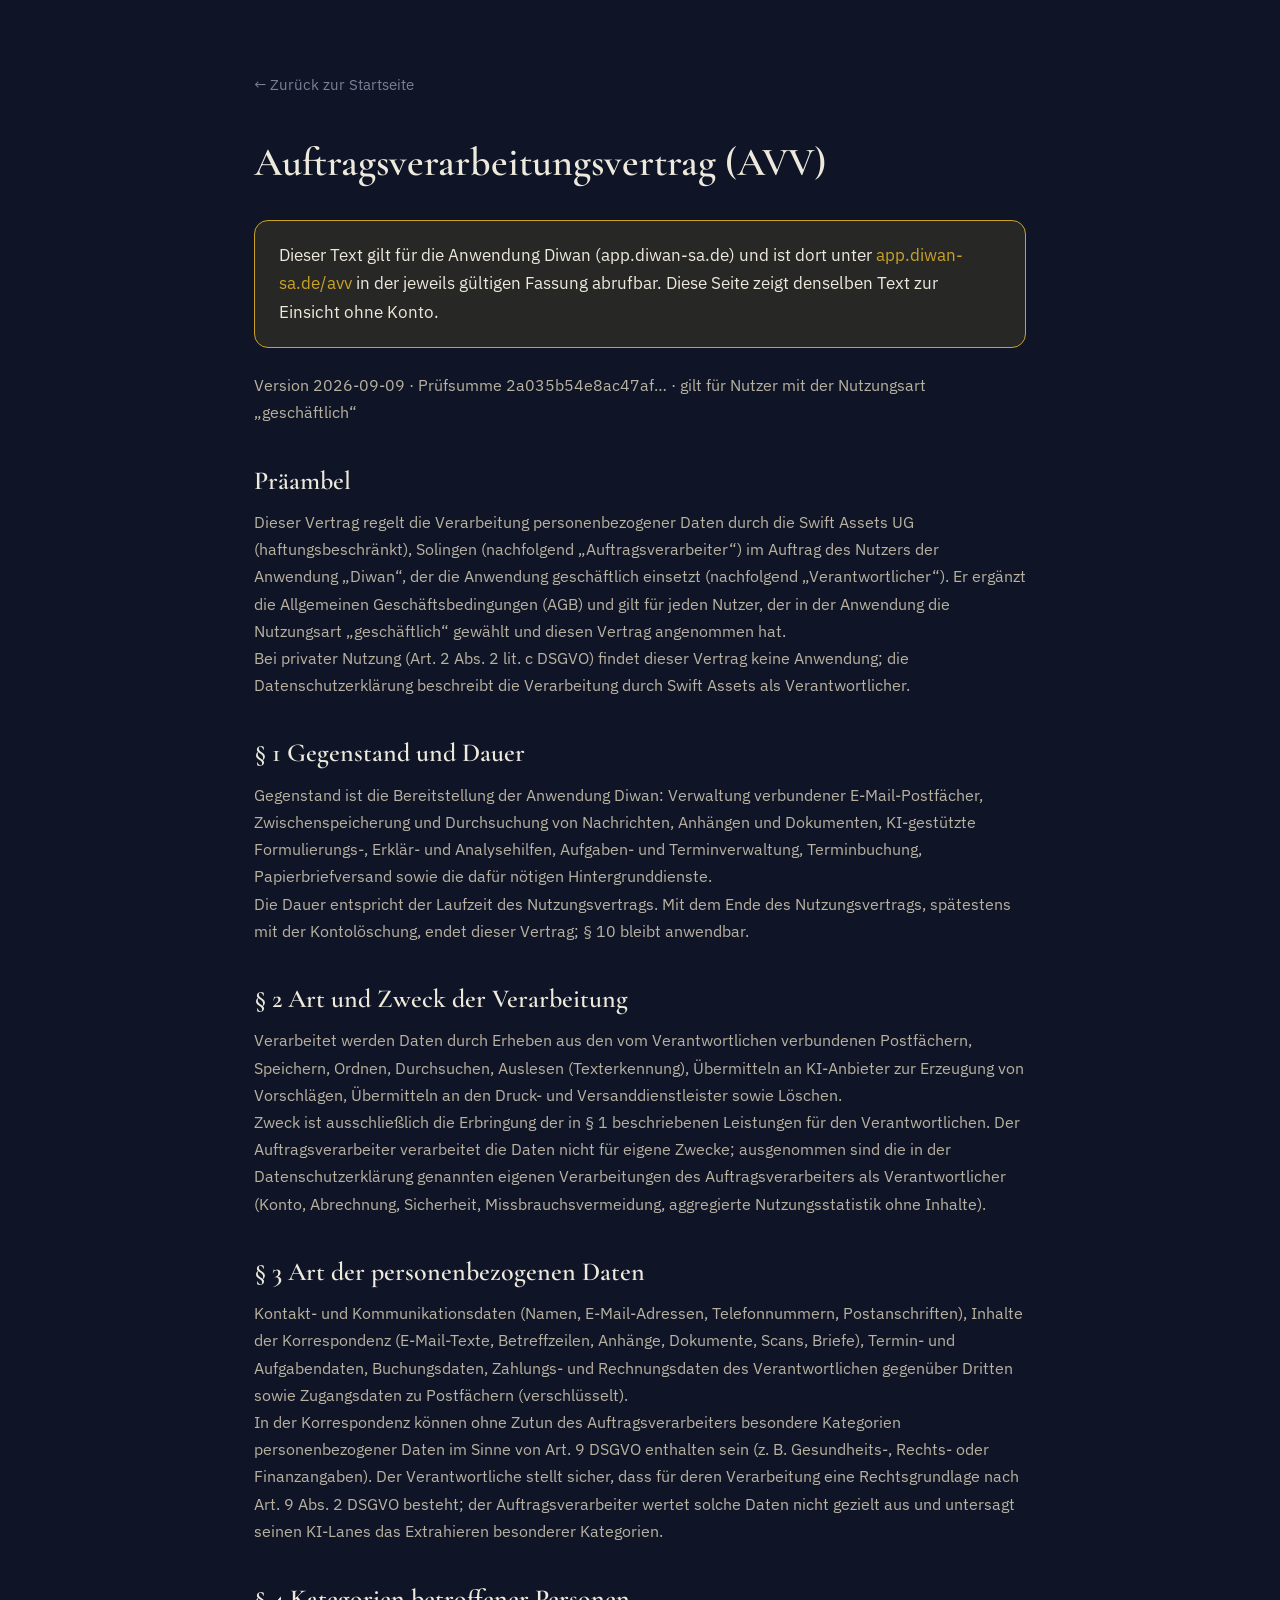
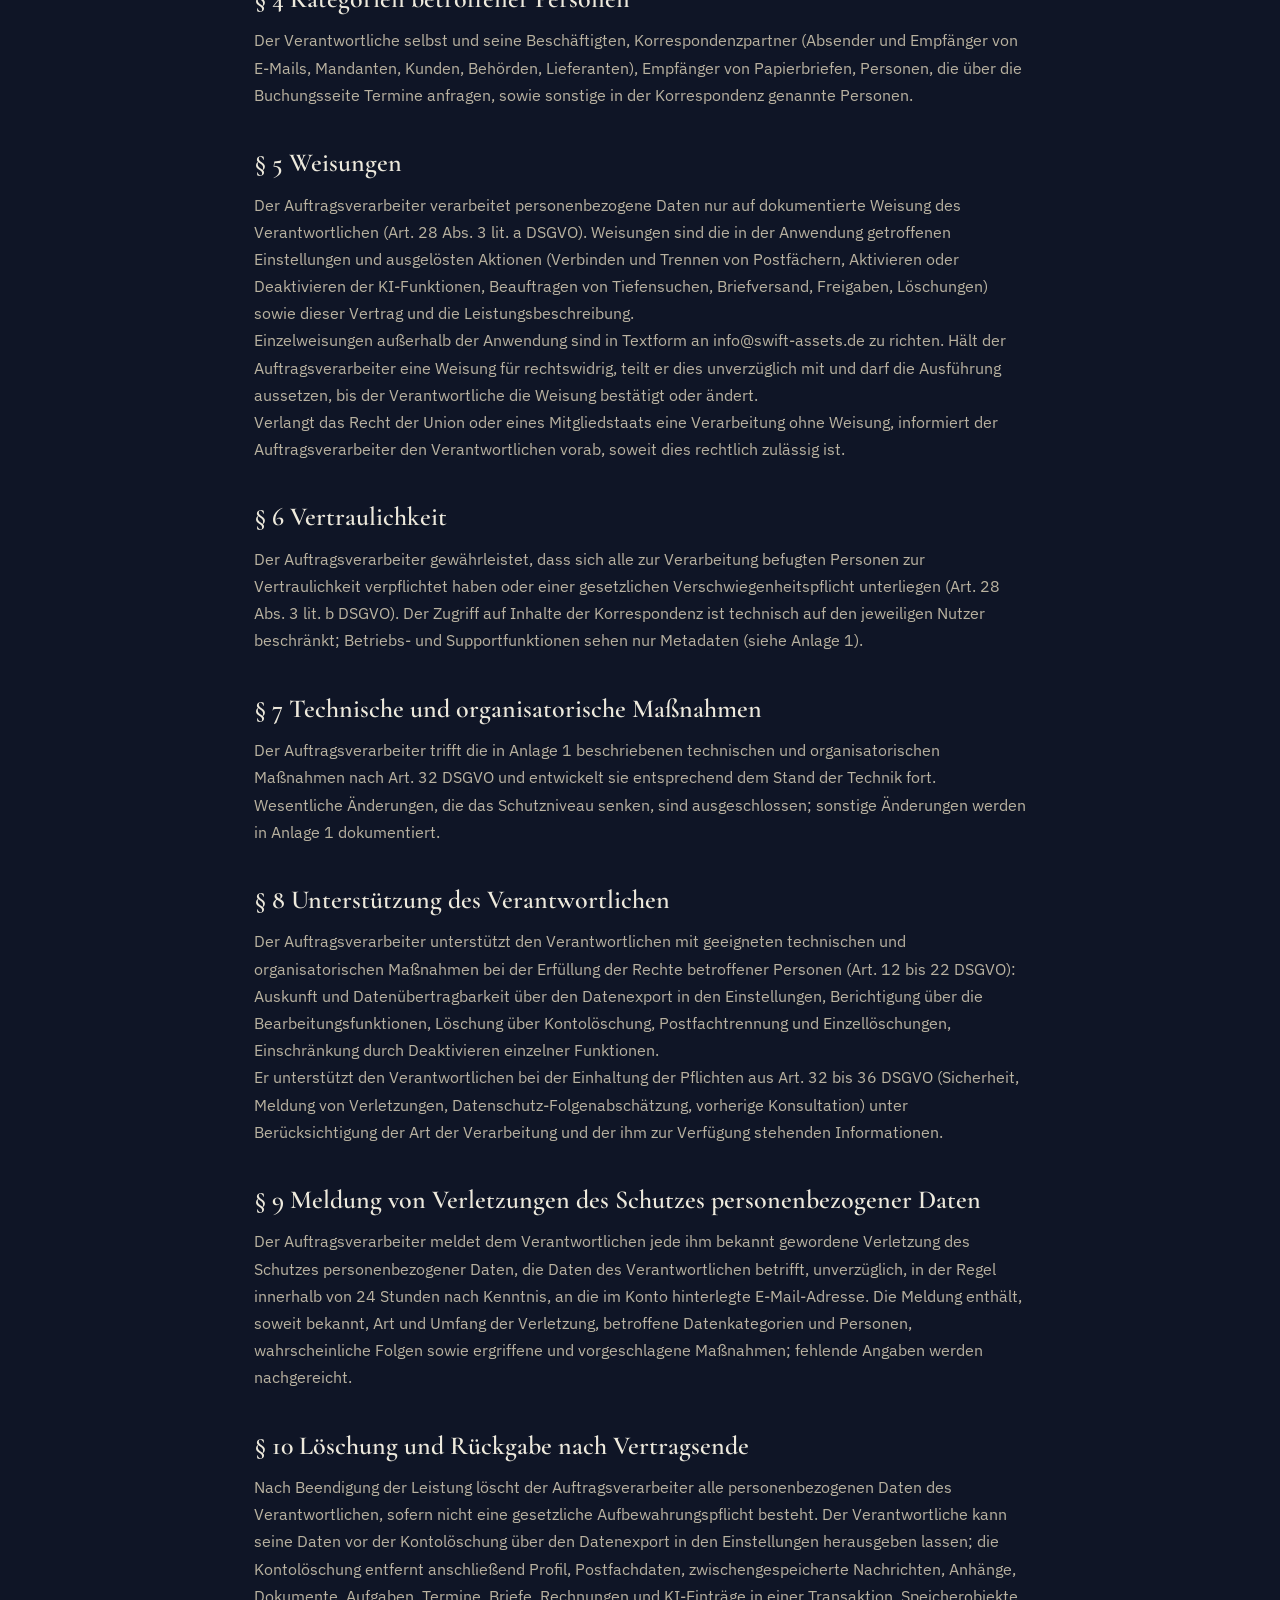
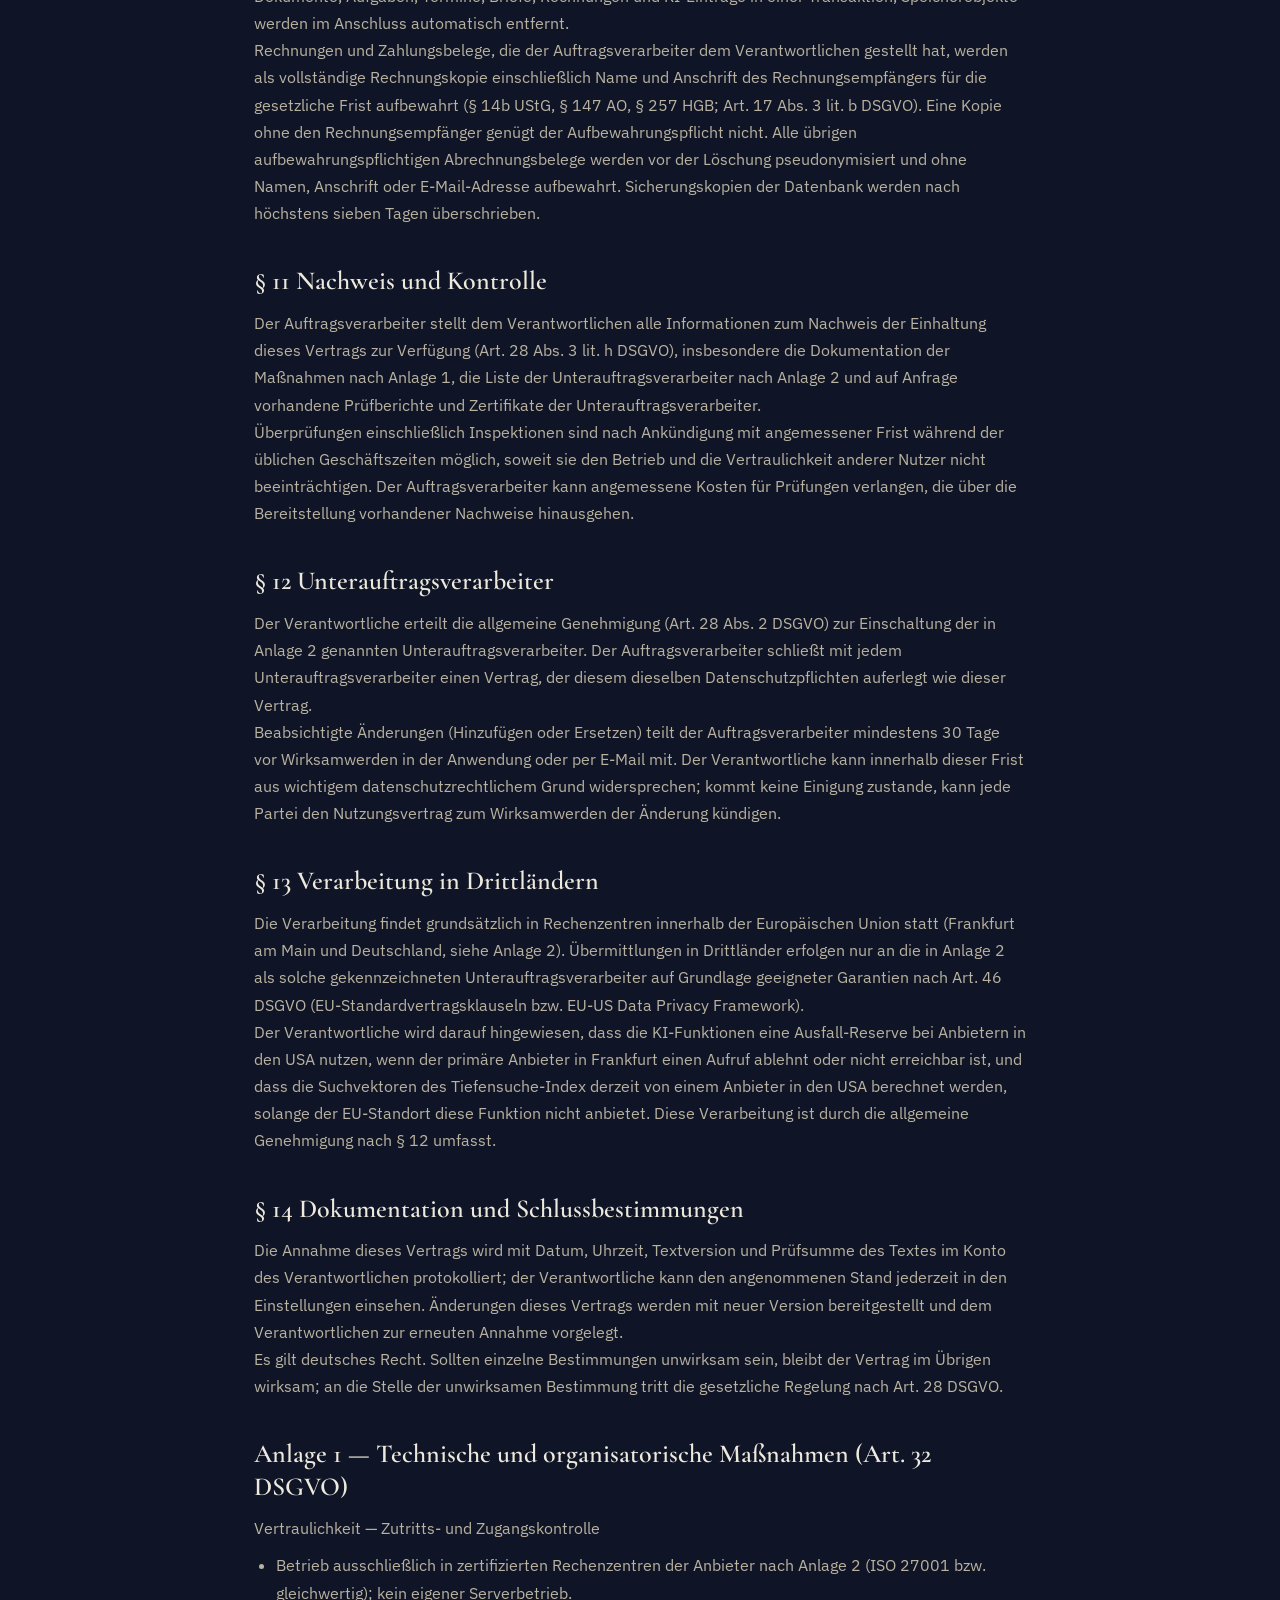
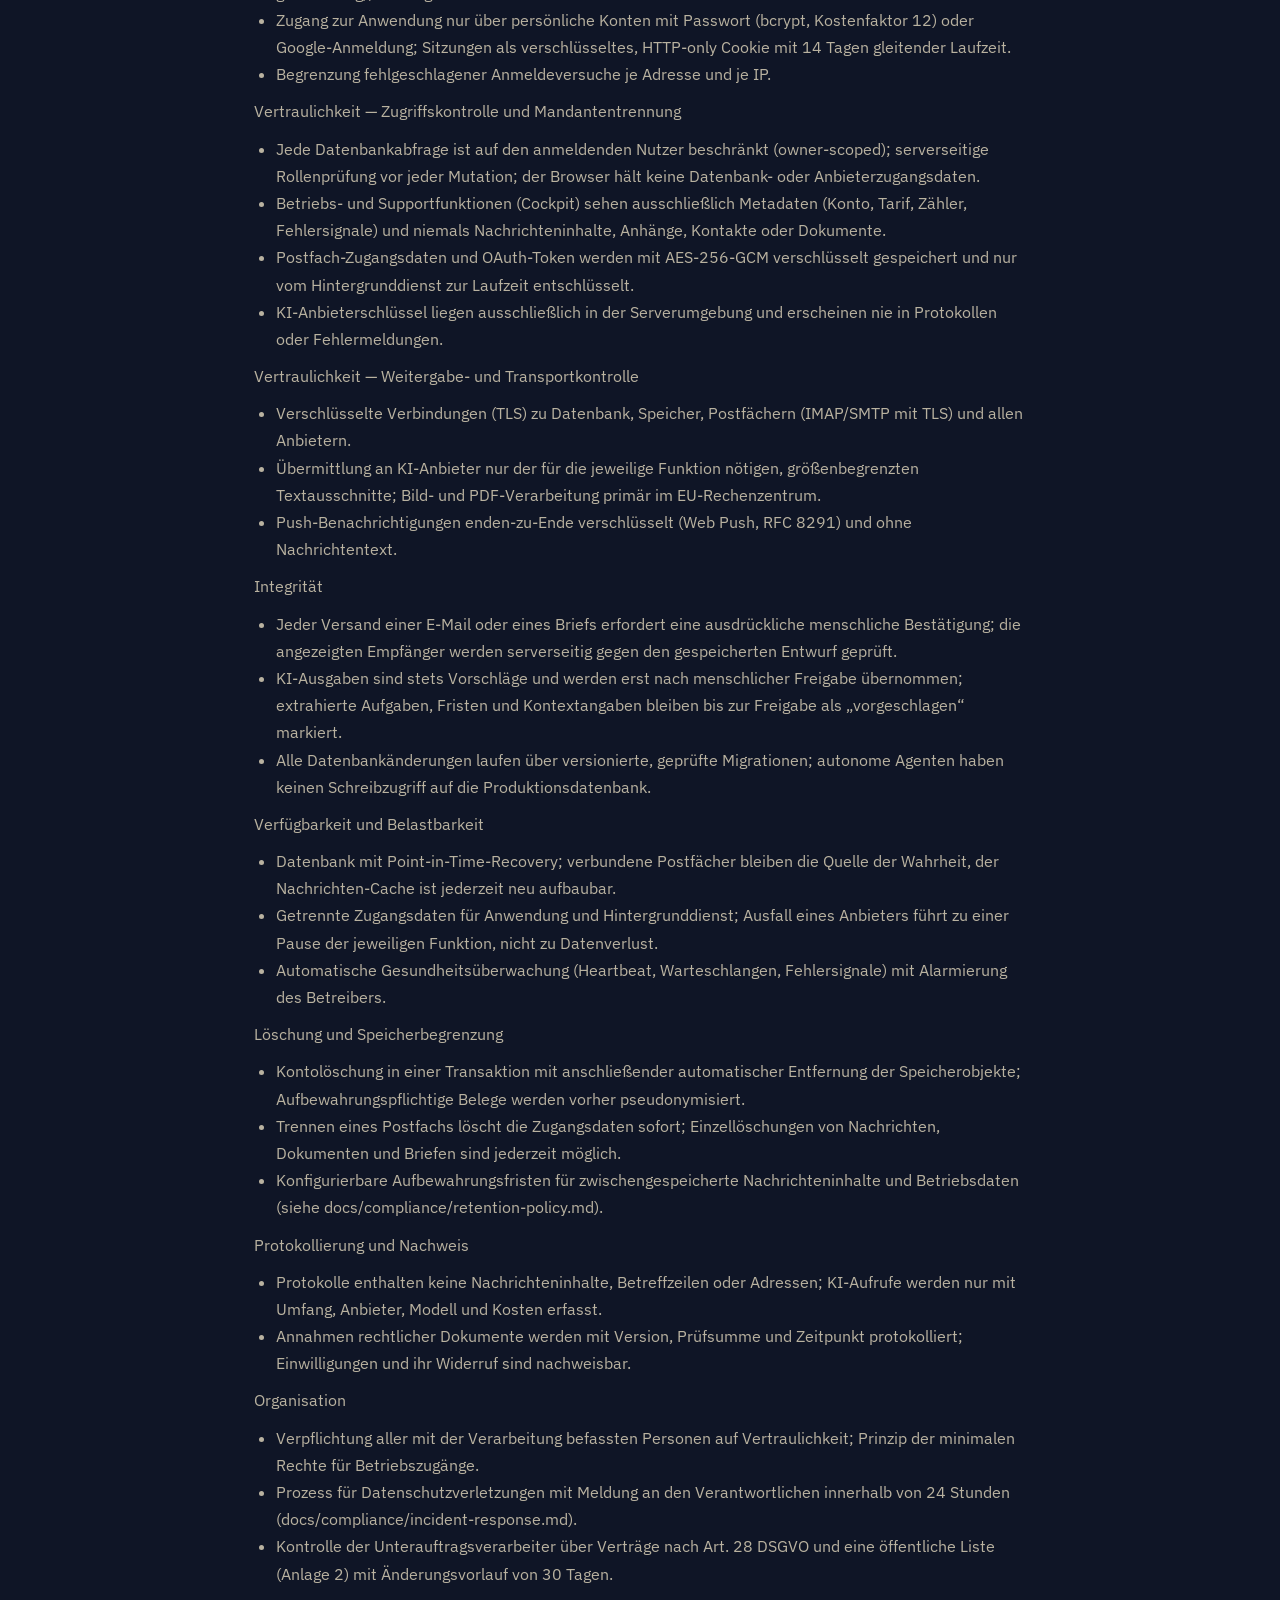
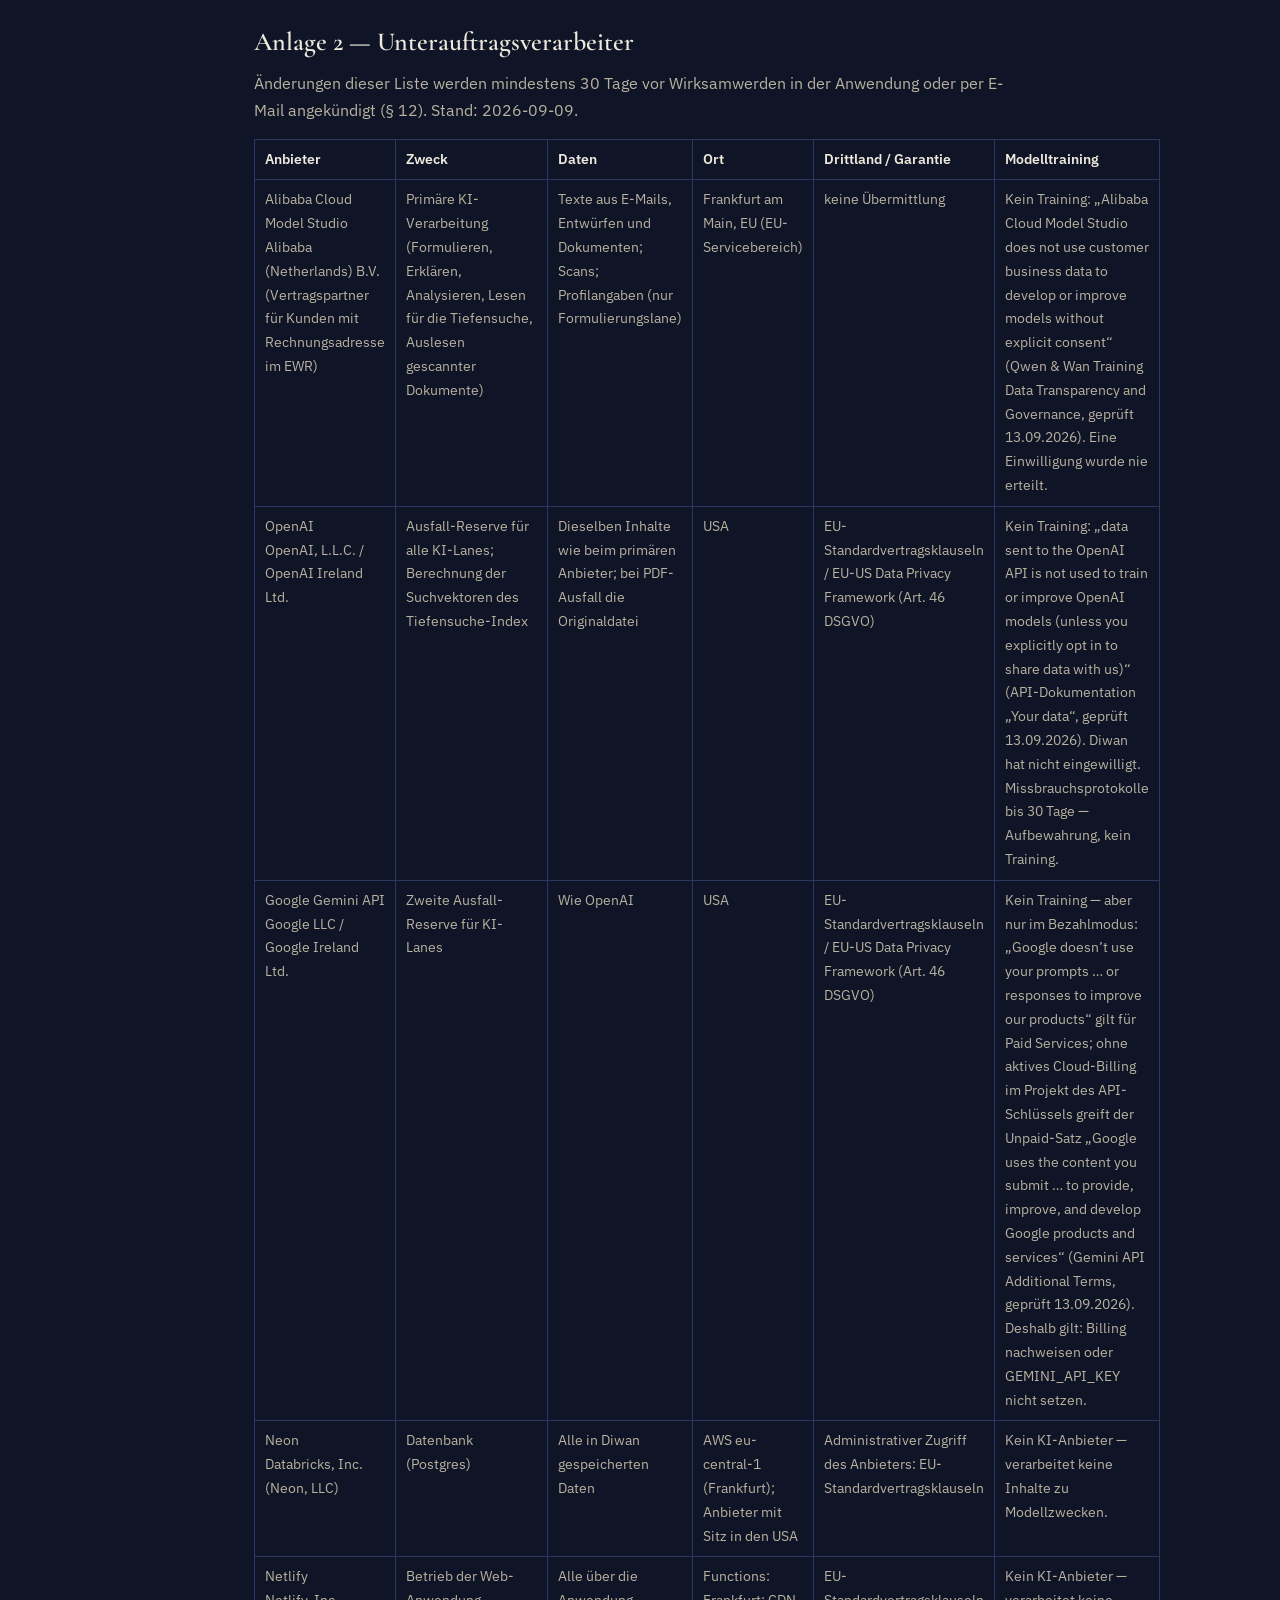
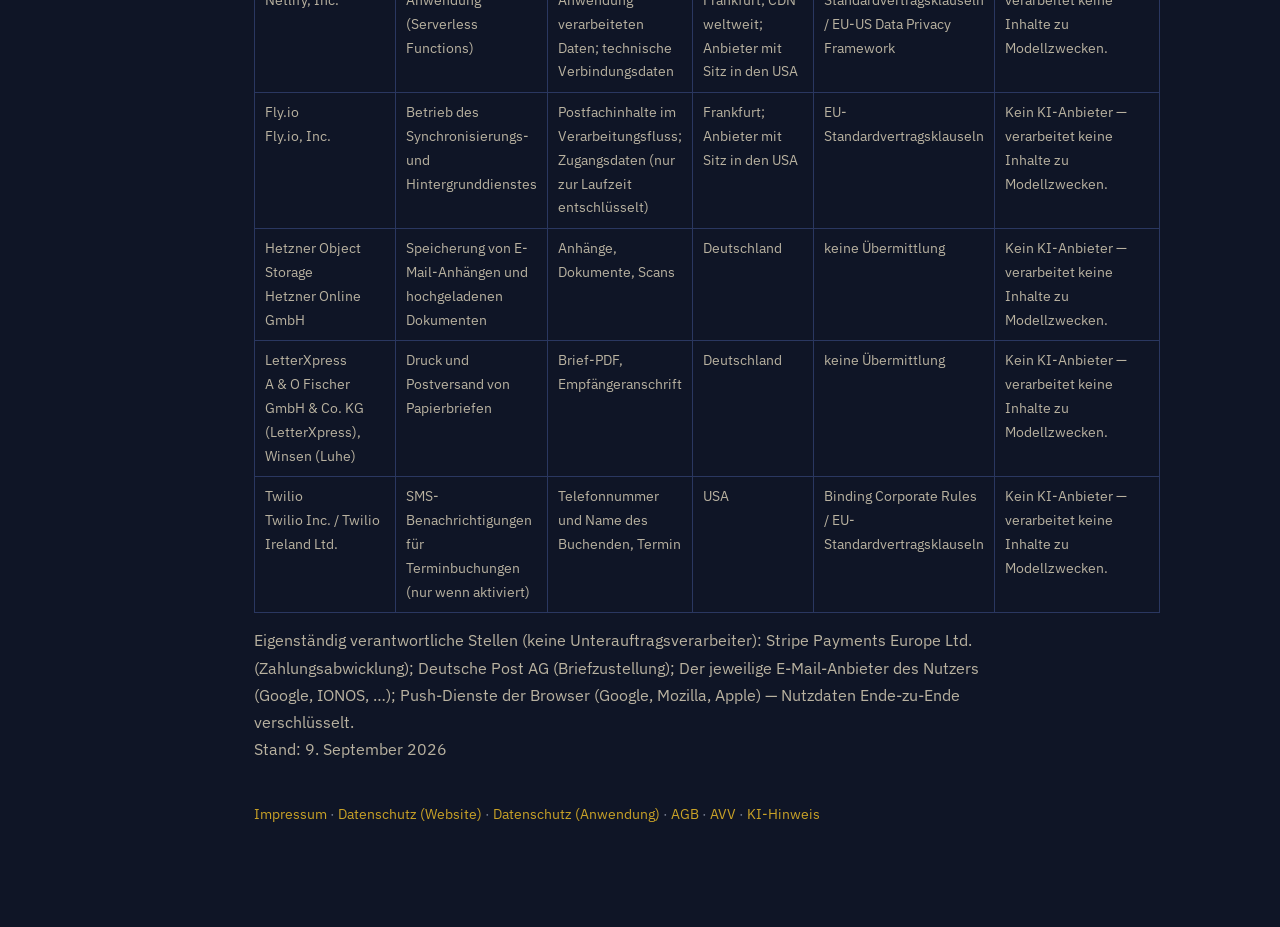
<file: avv.html>
<!doctype html>
<html lang="de">
<head>
<meta charset="utf-8"/>
<meta name="viewport" content="width=device-width, initial-scale=1"/>
<title>Auftragsverarbeitungsvertrag (AVV) — Diwan</title>
<meta name="robots" content="noindex"/>
<link rel="icon" type="image/svg+xml" href="/favicon.svg"/>
<link rel="stylesheet" href="/site.css"/>
</head>
<body>
<div class="legal">
  <a class="backlink" href="/">← Zurück zur Startseite</a>
  <h1>Auftragsverarbeitungsvertrag (AVV)</h1>
  <div class="note">Dieser Text gilt für die Anwendung Diwan (app.diwan-sa.de) und ist dort unter <a href="https://app.diwan-sa.de/avv">app.diwan-sa.de/avv</a> in der jeweils gültigen Fassung abrufbar. Diese Seite zeigt denselben Text zur Einsicht ohne Konto.</div>
<!-- Auftragsverarbeitungsvertrag (AVV) — Version 2026-09-09 — exported from Swift-Assets/diwan components/legal by scripts/export-legal-html.tsx. Do not edit here; edit the app and re-export. -->
<p>Version 2026-09-09 · Prüfsumme 2a035b54e8ac47af… · gilt für Nutzer mit der Nutzungsart „geschäftlich“</p><div><h2>Präambel</h2><p>Dieser Vertrag regelt die Verarbeitung personenbezogener Daten durch die Swift Assets UG (haftungsbeschränkt), Solingen (nachfolgend „Auftragsverarbeiter“) im Auftrag des Nutzers der Anwendung „Diwan“, der die Anwendung geschäftlich einsetzt (nachfolgend „Verantwortlicher“). Er ergänzt die Allgemeinen Geschäftsbedingungen (AGB) und gilt für jeden Nutzer, der in der Anwendung die Nutzungsart „geschäftlich“ gewählt und diesen Vertrag angenommen hat.</p><p>Bei privater Nutzung (Art. 2 Abs. 2 lit. c DSGVO) findet dieser Vertrag keine Anwendung; die Datenschutzerklärung beschreibt die Verarbeitung durch Swift Assets als Verantwortlicher.</p></div><div><h2>§ 1 Gegenstand und Dauer</h2><p>Gegenstand ist die Bereitstellung der Anwendung Diwan: Verwaltung verbundener E-Mail-Postfächer, Zwischenspeicherung und Durchsuchung von Nachrichten, Anhängen und Dokumenten, KI-gestützte Formulierungs-, Erklär- und Analysehilfen, Aufgaben- und Terminverwaltung, Terminbuchung, Papierbriefversand sowie die dafür nötigen Hintergrunddienste.</p><p>Die Dauer entspricht der Laufzeit des Nutzungsvertrags. Mit dem Ende des Nutzungsvertrags, spätestens mit der Kontolöschung, endet dieser Vertrag; § 10 bleibt anwendbar.</p></div><div><h2>§ 2 Art und Zweck der Verarbeitung</h2><p>Verarbeitet werden Daten durch Erheben aus den vom Verantwortlichen verbundenen Postfächern, Speichern, Ordnen, Durchsuchen, Auslesen (Texterkennung), Übermitteln an KI-Anbieter zur Erzeugung von Vorschlägen, Übermitteln an den Druck- und Versanddienstleister sowie Löschen.</p><p>Zweck ist ausschließlich die Erbringung der in § 1 beschriebenen Leistungen für den Verantwortlichen. Der Auftragsverarbeiter verarbeitet die Daten nicht für eigene Zwecke; ausgenommen sind die in der Datenschutzerklärung genannten eigenen Verarbeitungen des Auftragsverarbeiters als Verantwortlicher (Konto, Abrechnung, Sicherheit, Missbrauchsvermeidung, aggregierte Nutzungsstatistik ohne Inhalte).</p></div><div><h2>§ 3 Art der personenbezogenen Daten</h2><p>Kontakt- und Kommunikationsdaten (Namen, E-Mail-Adressen, Telefonnummern, Postanschriften), Inhalte der Korrespondenz (E-Mail-Texte, Betreffzeilen, Anhänge, Dokumente, Scans, Briefe), Termin- und Aufgabendaten, Buchungsdaten, Zahlungs- und Rechnungsdaten des Verantwortlichen gegenüber Dritten sowie Zugangsdaten zu Postfächern (verschlüsselt).</p><p>In der Korrespondenz können ohne Zutun des Auftragsverarbeiters besondere Kategorien personenbezogener Daten im Sinne von Art. 9 DSGVO enthalten sein (z. B. Gesundheits-, Rechts- oder Finanzangaben). Der Verantwortliche stellt sicher, dass für deren Verarbeitung eine Rechtsgrundlage nach Art. 9 Abs. 2 DSGVO besteht; der Auftragsverarbeiter wertet solche Daten nicht gezielt aus und untersagt seinen KI-Lanes das Extrahieren besonderer Kategorien.</p></div><div><h2>§ 4 Kategorien betroffener Personen</h2><p>Der Verantwortliche selbst und seine Beschäftigten, Korrespondenzpartner (Absender und Empfänger von E-Mails, Mandanten, Kunden, Behörden, Lieferanten), Empfänger von Papierbriefen, Personen, die über die Buchungsseite Termine anfragen, sowie sonstige in der Korrespondenz genannte Personen.</p></div><div><h2>§ 5 Weisungen</h2><p>Der Auftragsverarbeiter verarbeitet personenbezogene Daten nur auf dokumentierte Weisung des Verantwortlichen (Art. 28 Abs. 3 lit. a DSGVO). Weisungen sind die in der Anwendung getroffenen Einstellungen und ausgelösten Aktionen (Verbinden und Trennen von Postfächern, Aktivieren oder Deaktivieren der KI-Funktionen, Beauftragen von Tiefensuchen, Briefversand, Freigaben, Löschungen) sowie dieser Vertrag und die Leistungsbeschreibung.</p><p>Einzelweisungen außerhalb der Anwendung sind in Textform an info@swift-assets.de zu richten. Hält der Auftragsverarbeiter eine Weisung für rechtswidrig, teilt er dies unverzüglich mit und darf die Ausführung aussetzen, bis der Verantwortliche die Weisung bestätigt oder ändert.</p><p>Verlangt das Recht der Union oder eines Mitgliedstaats eine Verarbeitung ohne Weisung, informiert der Auftragsverarbeiter den Verantwortlichen vorab, soweit dies rechtlich zulässig ist.</p></div><div><h2>§ 6 Vertraulichkeit</h2><p>Der Auftragsverarbeiter gewährleistet, dass sich alle zur Verarbeitung befugten Personen zur Vertraulichkeit verpflichtet haben oder einer gesetzlichen Verschwiegenheitspflicht unterliegen (Art. 28 Abs. 3 lit. b DSGVO). Der Zugriff auf Inhalte der Korrespondenz ist technisch auf den jeweiligen Nutzer beschränkt; Betriebs- und Supportfunktionen sehen nur Metadaten (siehe Anlage 1).</p></div><div><h2>§ 7 Technische und organisatorische Maßnahmen</h2><p>Der Auftragsverarbeiter trifft die in Anlage 1 beschriebenen technischen und organisatorischen Maßnahmen nach Art. 32 DSGVO und entwickelt sie entsprechend dem Stand der Technik fort. Wesentliche Änderungen, die das Schutzniveau senken, sind ausgeschlossen; sonstige Änderungen werden in Anlage 1 dokumentiert.</p></div><div><h2>§ 8 Unterstützung des Verantwortlichen</h2><p>Der Auftragsverarbeiter unterstützt den Verantwortlichen mit geeigneten technischen und organisatorischen Maßnahmen bei der Erfüllung der Rechte betroffener Personen (Art. 12 bis 22 DSGVO): Auskunft und Datenübertragbarkeit über den Datenexport in den Einstellungen, Berichtigung über die Bearbeitungsfunktionen, Löschung über Kontolöschung, Postfachtrennung und Einzellöschungen, Einschränkung durch Deaktivieren einzelner Funktionen.</p><p>Er unterstützt den Verantwortlichen bei der Einhaltung der Pflichten aus Art. 32 bis 36 DSGVO (Sicherheit, Meldung von Verletzungen, Datenschutz-Folgenabschätzung, vorherige Konsultation) unter Berücksichtigung der Art der Verarbeitung und der ihm zur Verfügung stehenden Informationen.</p></div><div><h2>§ 9 Meldung von Verletzungen des Schutzes personenbezogener Daten</h2><p>Der Auftragsverarbeiter meldet dem Verantwortlichen jede ihm bekannt gewordene Verletzung des Schutzes personenbezogener Daten, die Daten des Verantwortlichen betrifft, unverzüglich, in der Regel innerhalb von 24 Stunden nach Kenntnis, an die im Konto hinterlegte E-Mail-Adresse. Die Meldung enthält, soweit bekannt, Art und Umfang der Verletzung, betroffene Datenkategorien und Personen, wahrscheinliche Folgen sowie ergriffene und vorgeschlagene Maßnahmen; fehlende Angaben werden nachgereicht.</p></div><div><h2>§ 10 Löschung und Rückgabe nach Vertragsende</h2><p>Nach Beendigung der Leistung löscht der Auftragsverarbeiter alle personenbezogenen Daten des Verantwortlichen, sofern nicht eine gesetzliche Aufbewahrungspflicht besteht. Der Verantwortliche kann seine Daten vor der Kontolöschung über den Datenexport in den Einstellungen herausgeben lassen; die Kontolöschung entfernt anschließend Profil, Postfachdaten, zwischengespeicherte Nachrichten, Anhänge, Dokumente, Aufgaben, Termine, Briefe, Rechnungen und KI-Einträge in einer Transaktion, Speicherobjekte werden im Anschluss automatisch entfernt.</p><p>Rechnungen und Zahlungsbelege, die der Auftragsverarbeiter dem Verantwortlichen gestellt hat, werden als vollständige Rechnungskopie einschließlich Name und Anschrift des Rechnungsempfängers für die gesetzliche Frist aufbewahrt (§ 14b UStG, § 147 AO, § 257 HGB; Art. 17 Abs. 3 lit. b DSGVO). Eine Kopie ohne den Rechnungsempfänger genügt der Aufbewahrungspflicht nicht. Alle übrigen aufbewahrungspflichtigen Abrechnungsbelege werden vor der Löschung pseudonymisiert und ohne Namen, Anschrift oder E-Mail-Adresse aufbewahrt. Sicherungskopien der Datenbank werden nach höchstens sieben Tagen überschrieben.</p></div><div><h2>§ 11 Nachweis und Kontrolle</h2><p>Der Auftragsverarbeiter stellt dem Verantwortlichen alle Informationen zum Nachweis der Einhaltung dieses Vertrags zur Verfügung (Art. 28 Abs. 3 lit. h DSGVO), insbesondere die Dokumentation der Maßnahmen nach Anlage 1, die Liste der Unterauftragsverarbeiter nach Anlage 2 und auf Anfrage vorhandene Prüfberichte und Zertifikate der Unterauftragsverarbeiter.</p><p>Überprüfungen einschließlich Inspektionen sind nach Ankündigung mit angemessener Frist während der üblichen Geschäftszeiten möglich, soweit sie den Betrieb und die Vertraulichkeit anderer Nutzer nicht beeinträchtigen. Der Auftragsverarbeiter kann angemessene Kosten für Prüfungen verlangen, die über die Bereitstellung vorhandener Nachweise hinausgehen.</p></div><div><h2>§ 12 Unterauftragsverarbeiter</h2><p>Der Verantwortliche erteilt die allgemeine Genehmigung (Art. 28 Abs. 2 DSGVO) zur Einschaltung der in Anlage 2 genannten Unterauftragsverarbeiter. Der Auftragsverarbeiter schließt mit jedem Unterauftragsverarbeiter einen Vertrag, der diesem dieselben Datenschutzpflichten auferlegt wie dieser Vertrag.</p><p>Beabsichtigte Änderungen (Hinzufügen oder Ersetzen) teilt der Auftragsverarbeiter mindestens 30 Tage vor Wirksamwerden in der Anwendung oder per E-Mail mit. Der Verantwortliche kann innerhalb dieser Frist aus wichtigem datenschutzrechtlichem Grund widersprechen; kommt keine Einigung zustande, kann jede Partei den Nutzungsvertrag zum Wirksamwerden der Änderung kündigen.</p></div><div><h2>§ 13 Verarbeitung in Drittländern</h2><p>Die Verarbeitung findet grundsätzlich in Rechenzentren innerhalb der Europäischen Union statt (Frankfurt am Main und Deutschland, siehe Anlage 2). Übermittlungen in Drittländer erfolgen nur an die in Anlage 2 als solche gekennzeichneten Unterauftragsverarbeiter auf Grundlage geeigneter Garantien nach Art. 46 DSGVO (EU-Standardvertragsklauseln bzw. EU-US Data Privacy Framework).</p><p>Der Verantwortliche wird darauf hingewiesen, dass die KI-Funktionen eine Ausfall-Reserve bei Anbietern in den USA nutzen, wenn der primäre Anbieter in Frankfurt einen Aufruf ablehnt oder nicht erreichbar ist, und dass die Suchvektoren des Tiefensuche-Index derzeit von einem Anbieter in den USA berechnet werden, solange der EU-Standort diese Funktion nicht anbietet. Diese Verarbeitung ist durch die allgemeine Genehmigung nach § 12 umfasst.</p></div><div><h2>§ 14 Dokumentation und Schlussbestimmungen</h2><p>Die Annahme dieses Vertrags wird mit Datum, Uhrzeit, Textversion und Prüfsumme des Textes im Konto des Verantwortlichen protokolliert; der Verantwortliche kann den angenommenen Stand jederzeit in den Einstellungen einsehen. Änderungen dieses Vertrags werden mit neuer Version bereitgestellt und dem Verantwortlichen zur erneuten Annahme vorgelegt.</p><p>Es gilt deutsches Recht. Sollten einzelne Bestimmungen unwirksam sein, bleibt der Vertrag im Übrigen wirksam; an die Stelle der unwirksamen Bestimmung tritt die gesetzliche Regelung nach Art. 28 DSGVO.</p></div><div><h2>Anlage 1 — Technische und organisatorische Maßnahmen (Art. 32 DSGVO)</h2><div><p>Vertraulichkeit — Zutritts- und Zugangskontrolle</p><ul><li>Betrieb ausschließlich in zertifizierten Rechenzentren der Anbieter nach Anlage 2 (ISO 27001 bzw. gleichwertig); kein eigener Serverbetrieb.</li><li>Zugang zur Anwendung nur über persönliche Konten mit Passwort (bcrypt, Kostenfaktor 12) oder Google-Anmeldung; Sitzungen als verschlüsseltes, HTTP-only Cookie mit 14 Tagen gleitender Laufzeit.</li><li>Begrenzung fehlgeschlagener Anmeldeversuche je Adresse und je IP.</li></ul></div><div><p>Vertraulichkeit — Zugriffskontrolle und Mandantentrennung</p><ul><li>Jede Datenbankabfrage ist auf den anmeldenden Nutzer beschränkt (owner-scoped); serverseitige Rollenprüfung vor jeder Mutation; der Browser hält keine Datenbank- oder Anbieterzugangsdaten.</li><li>Betriebs- und Supportfunktionen (Cockpit) sehen ausschließlich Metadaten (Konto, Tarif, Zähler, Fehlersignale) und niemals Nachrichteninhalte, Anhänge, Kontakte oder Dokumente.</li><li>Postfach-Zugangsdaten und OAuth-Token werden mit AES-256-GCM verschlüsselt gespeichert und nur vom Hintergrunddienst zur Laufzeit entschlüsselt.</li><li>KI-Anbieterschlüssel liegen ausschließlich in der Serverumgebung und erscheinen nie in Protokollen oder Fehlermeldungen.</li></ul></div><div><p>Vertraulichkeit — Weitergabe- und Transportkontrolle</p><ul><li>Verschlüsselte Verbindungen (TLS) zu Datenbank, Speicher, Postfächern (IMAP/SMTP mit TLS) und allen Anbietern.</li><li>Übermittlung an KI-Anbieter nur der für die jeweilige Funktion nötigen, größenbegrenzten Textausschnitte; Bild- und PDF-Verarbeitung primär im EU-Rechenzentrum.</li><li>Push-Benachrichtigungen enden-zu-Ende verschlüsselt (Web Push, RFC 8291) und ohne Nachrichtentext.</li></ul></div><div><p>Integrität</p><ul><li>Jeder Versand einer E-Mail oder eines Briefs erfordert eine ausdrückliche menschliche Bestätigung; die angezeigten Empfänger werden serverseitig gegen den gespeicherten Entwurf geprüft.</li><li>KI-Ausgaben sind stets Vorschläge und werden erst nach menschlicher Freigabe übernommen; extrahierte Aufgaben, Fristen und Kontextangaben bleiben bis zur Freigabe als „vorgeschlagen“ markiert.</li><li>Alle Datenbankänderungen laufen über versionierte, geprüfte Migrationen; autonome Agenten haben keinen Schreibzugriff auf die Produktionsdatenbank.</li></ul></div><div><p>Verfügbarkeit und Belastbarkeit</p><ul><li>Datenbank mit Point-in-Time-Recovery; verbundene Postfächer bleiben die Quelle der Wahrheit, der Nachrichten-Cache ist jederzeit neu aufbaubar.</li><li>Getrennte Zugangsdaten für Anwendung und Hintergrunddienst; Ausfall eines Anbieters führt zu einer Pause der jeweiligen Funktion, nicht zu Datenverlust.</li><li>Automatische Gesundheitsüberwachung (Heartbeat, Warteschlangen, Fehlersignale) mit Alarmierung des Betreibers.</li></ul></div><div><p>Löschung und Speicherbegrenzung</p><ul><li>Kontolöschung in einer Transaktion mit anschließender automatischer Entfernung der Speicherobjekte; Aufbewahrungspflichtige Belege werden vorher pseudonymisiert.</li><li>Trennen eines Postfachs löscht die Zugangsdaten sofort; Einzellöschungen von Nachrichten, Dokumenten und Briefen sind jederzeit möglich.</li><li>Konfigurierbare Aufbewahrungsfristen für zwischengespeicherte Nachrichteninhalte und Betriebsdaten (siehe docs/compliance/retention-policy.md).</li></ul></div><div><p>Protokollierung und Nachweis</p><ul><li>Protokolle enthalten keine Nachrichteninhalte, Betreffzeilen oder Adressen; KI-Aufrufe werden nur mit Umfang, Anbieter, Modell und Kosten erfasst.</li><li>Annahmen rechtlicher Dokumente werden mit Version, Prüfsumme und Zeitpunkt protokolliert; Einwilligungen und ihr Widerruf sind nachweisbar.</li></ul></div><div><p>Organisation</p><ul><li>Verpflichtung aller mit der Verarbeitung befassten Personen auf Vertraulichkeit; Prinzip der minimalen Rechte für Betriebszugänge.</li><li>Prozess für Datenschutzverletzungen mit Meldung an den Verantwortlichen innerhalb von 24 Stunden (docs/compliance/incident-response.md).</li><li>Kontrolle der Unterauftragsverarbeiter über Verträge nach Art. 28 DSGVO und eine öffentliche Liste (Anlage 2) mit Änderungsvorlauf von 30 Tagen.</li></ul></div></div><div id="unterauftragsverarbeiter"><h2>Anlage 2 — Unterauftragsverarbeiter</h2><p>Änderungen dieser Liste werden mindestens 30 Tage vor Wirksamwerden in der Anwendung oder per E-Mail angekündigt (§ 12). Stand: 2026-09-09.</p><div><table><thead><tr><th>Anbieter</th><th>Zweck</th><th>Daten</th><th>Ort</th><th>Drittland / Garantie</th><th>Modelltraining</th></tr></thead><tbody><tr><td><span>Alibaba Cloud Model Studio</span><br/><span>Alibaba (Netherlands) B.V. (Vertragspartner für Kunden mit Rechnungsadresse im EWR)</span></td><td>Primäre KI-Verarbeitung (Formulieren, Erklären, Analysieren, Lesen für die Tiefensuche, Auslesen gescannter Dokumente)</td><td>Texte aus E-Mails, Entwürfen und Dokumenten; Scans; Profilangaben (nur Formulierungslane)</td><td>Frankfurt am Main, EU (EU-Servicebereich)</td><td>keine Übermittlung</td><td>Kein Training: „Alibaba Cloud Model Studio does not use customer business data to develop or improve models without explicit consent“ (Qwen &amp; Wan Training Data Transparency and Governance, geprüft 13.09.2026). Eine Einwilligung wurde nie erteilt.</td></tr><tr><td><span>OpenAI</span><br/><span>OpenAI, L.L.C. / OpenAI Ireland Ltd.</span></td><td>Ausfall-Reserve für alle KI-Lanes; Berechnung der Suchvektoren des Tiefensuche-Index</td><td>Dieselben Inhalte wie beim primären Anbieter; bei PDF-Ausfall die Originaldatei</td><td>USA</td><td>EU-Standardvertragsklauseln / EU-US Data Privacy Framework (Art. 46 DSGVO)</td><td>Kein Training: „data sent to the OpenAI API is not used to train or improve OpenAI models (unless you explicitly opt in to share data with us)“ (API-Dokumentation „Your data“, geprüft 13.09.2026). Diwan hat nicht eingewilligt. Missbrauchsprotokolle bis 30 Tage — Aufbewahrung, kein Training.</td></tr><tr><td><span>Google Gemini API</span><br/><span>Google LLC / Google Ireland Ltd.</span></td><td>Zweite Ausfall-Reserve für KI-Lanes</td><td>Wie OpenAI</td><td>USA</td><td>EU-Standardvertragsklauseln / EU-US Data Privacy Framework (Art. 46 DSGVO)</td><td>Kein Training — aber nur im Bezahlmodus: „Google doesn’t use your prompts … or responses to improve our products“ gilt für Paid Services; ohne aktives Cloud-Billing im Projekt des API-Schlüssels greift der Unpaid-Satz „Google uses the content you submit … to provide, improve, and develop Google products and services“ (Gemini API Additional Terms, geprüft 13.09.2026). Deshalb gilt: Billing nachweisen oder GEMINI_API_KEY nicht setzen.</td></tr><tr><td><span>Neon</span><br/><span>Databricks, Inc. (Neon, LLC)</span></td><td>Datenbank (Postgres)</td><td>Alle in Diwan gespeicherten Daten</td><td>AWS eu-central-1 (Frankfurt); Anbieter mit Sitz in den USA</td><td>Administrativer Zugriff des Anbieters: EU-Standardvertragsklauseln</td><td>Kein KI-Anbieter — verarbeitet keine Inhalte zu Modellzwecken.</td></tr><tr><td><span>Netlify</span><br/><span>Netlify, Inc.</span></td><td>Betrieb der Web-Anwendung (Serverless Functions)</td><td>Alle über die Anwendung verarbeiteten Daten; technische Verbindungsdaten</td><td>Functions: Frankfurt; CDN weltweit; Anbieter mit Sitz in den USA</td><td>EU-Standardvertragsklauseln / EU-US Data Privacy Framework</td><td>Kein KI-Anbieter — verarbeitet keine Inhalte zu Modellzwecken.</td></tr><tr><td><span>Fly.io</span><br/><span>Fly.io, Inc.</span></td><td>Betrieb des Synchronisierungs- und Hintergrunddienstes</td><td>Postfachinhalte im Verarbeitungsfluss; Zugangsdaten (nur zur Laufzeit entschlüsselt)</td><td>Frankfurt; Anbieter mit Sitz in den USA</td><td>EU-Standardvertragsklauseln</td><td>Kein KI-Anbieter — verarbeitet keine Inhalte zu Modellzwecken.</td></tr><tr><td><span>Hetzner Object Storage</span><br/><span>Hetzner Online GmbH</span></td><td>Speicherung von E-Mail-Anhängen und hochgeladenen Dokumenten</td><td>Anhänge, Dokumente, Scans</td><td>Deutschland</td><td>keine Übermittlung</td><td>Kein KI-Anbieter — verarbeitet keine Inhalte zu Modellzwecken.</td></tr><tr><td><span>LetterXpress</span><br/><span>A &amp; O Fischer GmbH &amp; Co. KG (LetterXpress), Winsen (Luhe)</span></td><td>Druck und Postversand von Papierbriefen</td><td>Brief-PDF, Empfängeranschrift</td><td>Deutschland</td><td>keine Übermittlung</td><td>Kein KI-Anbieter — verarbeitet keine Inhalte zu Modellzwecken.</td></tr><tr><td><span>Twilio</span><br/><span>Twilio Inc. / Twilio Ireland Ltd.</span></td><td>SMS-Benachrichtigungen für Terminbuchungen (nur wenn aktiviert)</td><td>Telefonnummer und Name des Buchenden, Termin</td><td>USA</td><td>Binding Corporate Rules / EU-Standardvertragsklauseln</td><td>Kein KI-Anbieter — verarbeitet keine Inhalte zu Modellzwecken.</td></tr></tbody></table></div><p>Eigenständig verantwortliche Stellen (keine Unterauftragsverarbeiter): Stripe Payments Europe Ltd. (Zahlungsabwicklung); Deutsche Post AG (Briefzustellung); Der jeweilige E-Mail-Anbieter des Nutzers (Google, IONOS, …); Push-Dienste der Browser (Google, Mozilla, Apple) — Nutzdaten Ende-zu-Ende verschlüsselt.</p></div><p>Stand: 9. September 2026</p>

  <p class="legal-links"><a href="/impressum.html">Impressum</a> · <a href="/datenschutz.html">Datenschutz (Website)</a> · <a href="/datenschutz-app.html">Datenschutz (Anwendung)</a> · <a href="/agb.html">AGB</a> · <a href="/avv.html">AVV</a> · <a href="/ki-hinweis.html">KI-Hinweis</a></p>
</div>
</body>
</html>
</file>
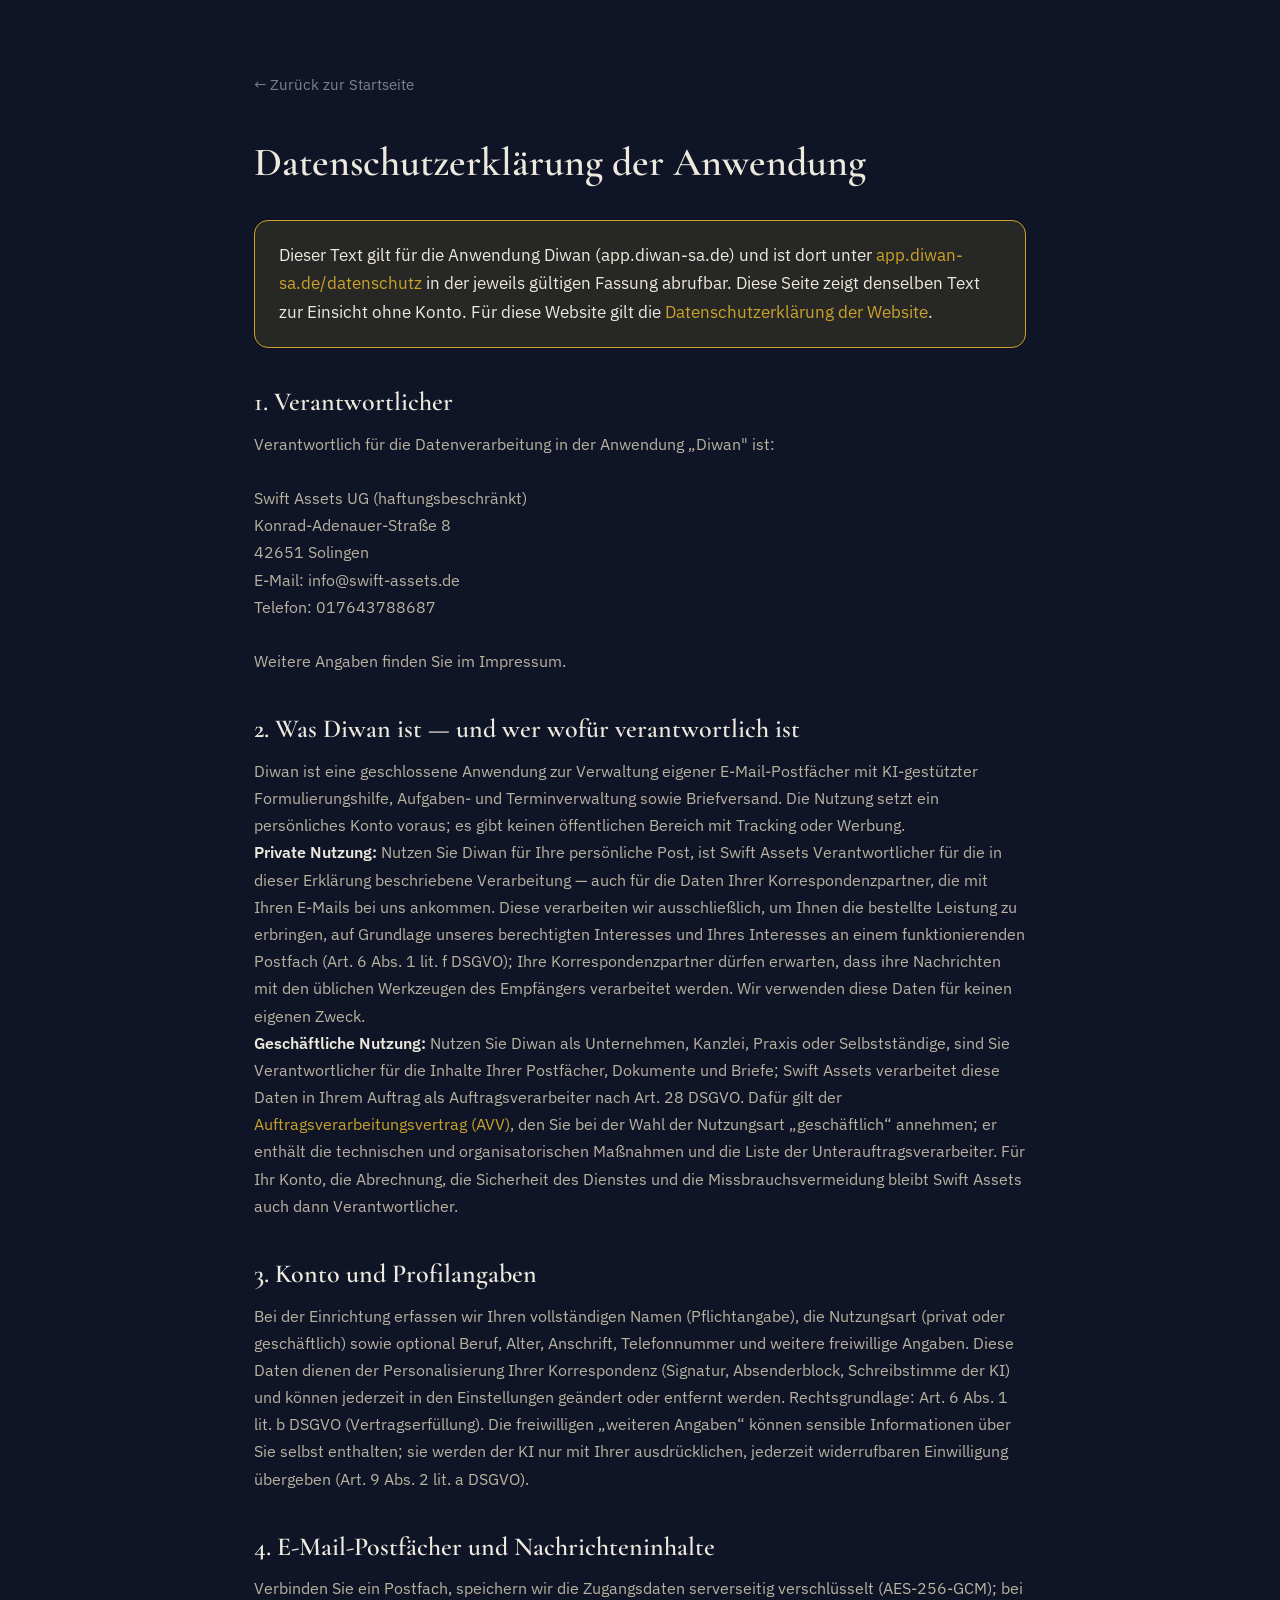
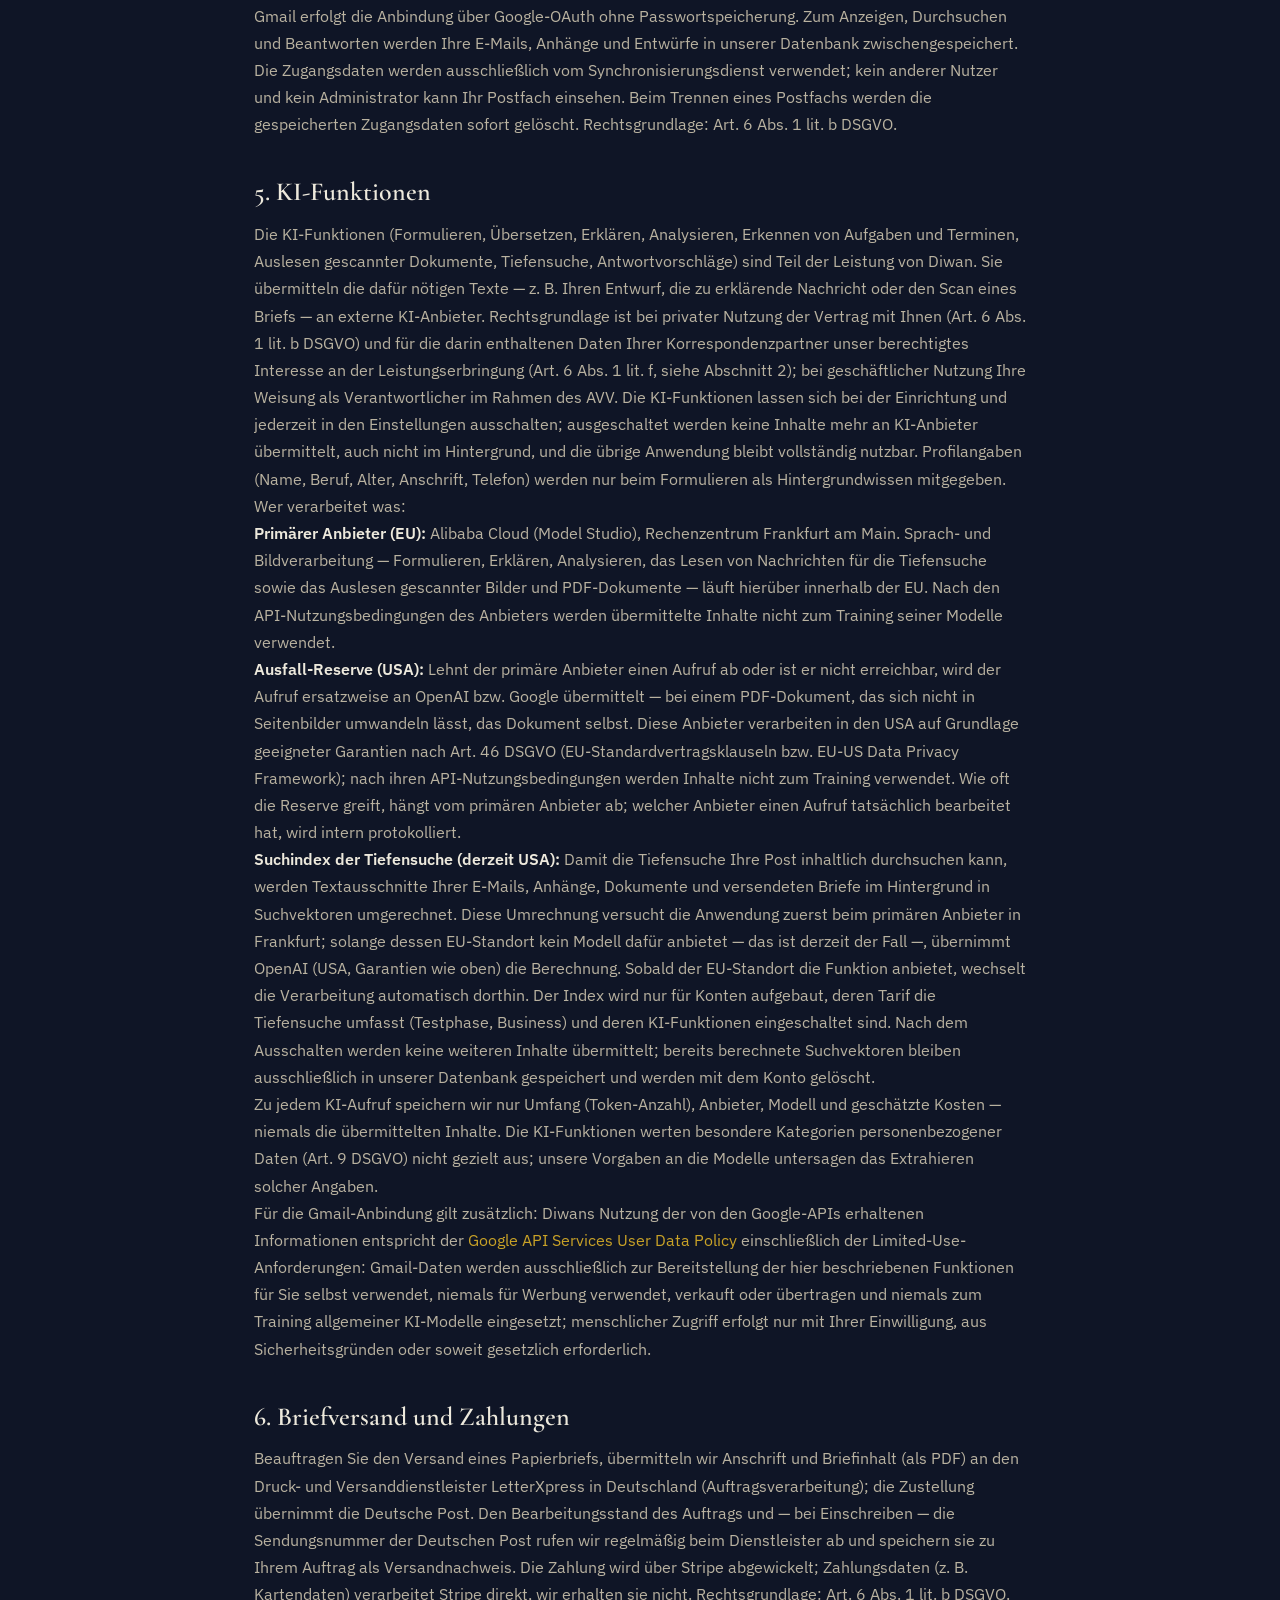
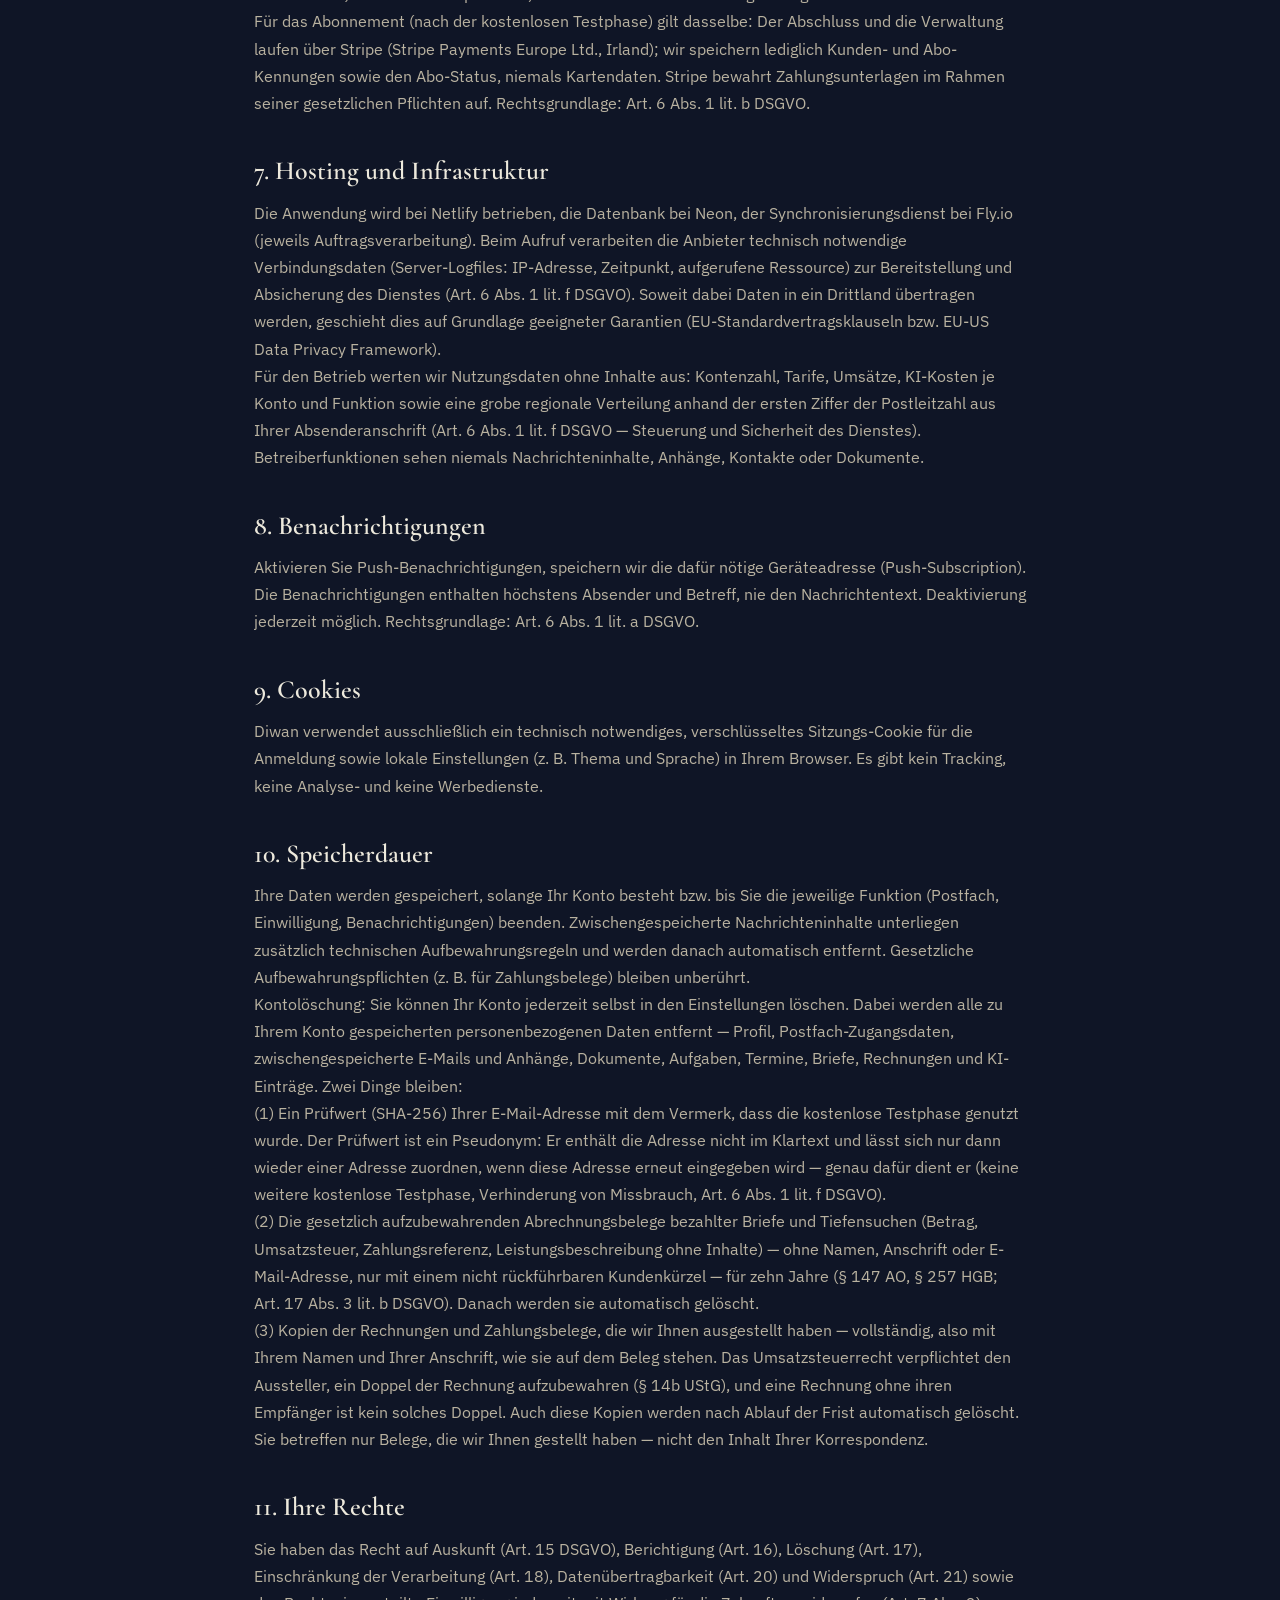
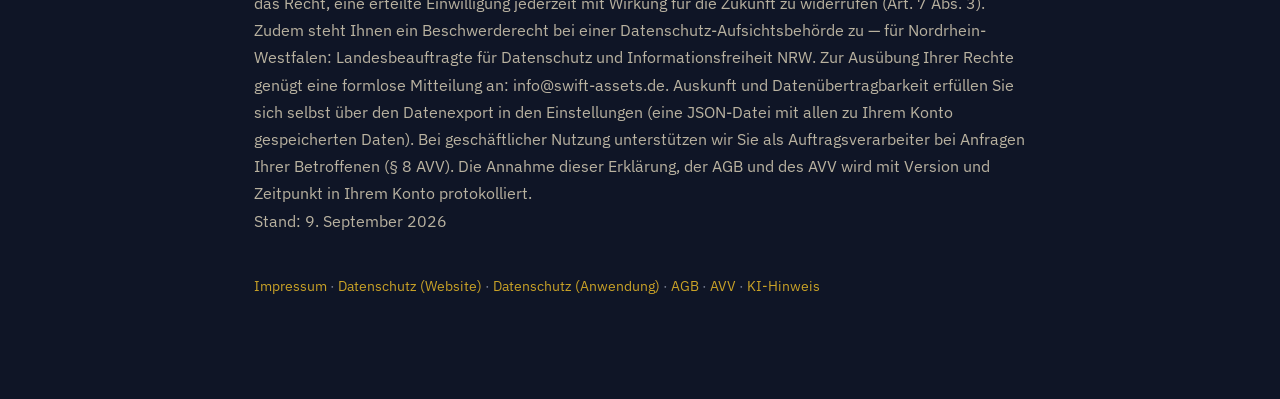
<file: datenschutz-app.html>
<!doctype html>
<html lang="de">
<head>
<meta charset="utf-8"/>
<meta name="viewport" content="width=device-width, initial-scale=1"/>
<title>Datenschutzerklärung der Anwendung — Diwan</title>
<meta name="robots" content="noindex"/>
<link rel="icon" type="image/svg+xml" href="/favicon.svg"/>
<link rel="stylesheet" href="/site.css"/>
</head>
<body>
<div class="legal">
  <a class="backlink" href="/">← Zurück zur Startseite</a>
  <h1>Datenschutzerklärung der Anwendung</h1>
  <div class="note">Dieser Text gilt für die Anwendung Diwan (app.diwan-sa.de) und ist dort unter <a href="https://app.diwan-sa.de/datenschutz">app.diwan-sa.de/datenschutz</a> in der jeweils gültigen Fassung abrufbar. Diese Seite zeigt denselben Text zur Einsicht ohne Konto. Für diese Website gilt die <a href="/datenschutz.html">Datenschutzerklärung der Website</a>.</div>
<!-- Datenschutzerklärung — Version 2026-09-09 — exported from Swift-Assets/diwan components/legal by scripts/export-legal-html.tsx. Do not edit here; edit the app and re-export. -->
<div><h2>1. Verantwortlicher</h2><p class="pre-line">Verantwortlich für die Datenverarbeitung in der Anwendung „Diwan&quot; ist:

Swift Assets UG (haftungsbeschränkt)
Konrad-Adenauer-Straße 8
42651 Solingen
E-Mail: info@swift-assets.de
Telefon: 017643788687

Weitere Angaben finden Sie im Impressum.</p></div><div><h2>2. Was Diwan ist — und wer wofür verantwortlich ist</h2><p>Diwan ist eine geschlossene Anwendung zur Verwaltung eigener E-Mail-Postfächer mit KI-gestützter Formulierungshilfe, Aufgaben- und Terminverwaltung sowie Briefversand. Die Nutzung setzt ein persönliches Konto voraus; es gibt keinen öffentlichen Bereich mit Tracking oder Werbung.</p><p><strong>Private Nutzung:</strong> Nutzen Sie Diwan für Ihre persönliche Post, ist Swift Assets Verantwortlicher für die in dieser Erklärung beschriebene Verarbeitung — auch für die Daten Ihrer Korrespondenzpartner, die mit Ihren E-Mails bei uns ankommen. Diese verarbeiten wir ausschließlich, um Ihnen die bestellte Leistung zu erbringen, auf Grundlage unseres berechtigten Interesses und Ihres Interesses an einem funktionierenden Postfach (Art. 6 Abs. 1 lit. f DSGVO); Ihre Korrespondenzpartner dürfen erwarten, dass ihre Nachrichten mit den üblichen Werkzeugen des Empfängers verarbeitet werden. Wir verwenden diese Daten für keinen eigenen Zweck.</p><p><strong>Geschäftliche Nutzung:</strong> Nutzen Sie Diwan als Unternehmen, Kanzlei, Praxis oder Selbstständige, sind Sie Verantwortlicher für die Inhalte Ihrer Postfächer, Dokumente und Briefe; Swift Assets verarbeitet diese Daten in Ihrem Auftrag als Auftragsverarbeiter nach Art. 28 DSGVO. Dafür gilt der <a href="/avv.html">Auftragsverarbeitungsvertrag (AVV)</a>, den Sie bei der Wahl der Nutzungsart „geschäftlich“ annehmen; er enthält die technischen und organisatorischen Maßnahmen und die Liste der Unterauftragsverarbeiter. Für Ihr Konto, die Abrechnung, die Sicherheit des Dienstes und die Missbrauchsvermeidung bleibt Swift Assets auch dann Verantwortlicher.</p></div><div><h2>3. Konto und Profilangaben</h2><p>Bei der Einrichtung erfassen wir Ihren vollständigen Namen (Pflichtangabe), die Nutzungsart (privat oder geschäftlich) sowie optional Beruf, Alter, Anschrift, Telefonnummer und weitere freiwillige Angaben. Diese Daten dienen der Personalisierung Ihrer Korrespondenz (Signatur, Absenderblock, Schreibstimme der KI) und können jederzeit in den Einstellungen geändert oder entfernt werden. Rechtsgrundlage: Art. 6 Abs. 1 lit. b DSGVO (Vertragserfüllung). Die freiwilligen „weiteren Angaben“ können sensible Informationen über Sie selbst enthalten; sie werden der KI nur mit Ihrer ausdrücklichen, jederzeit widerrufbaren Einwilligung übergeben (Art. 9 Abs. 2 lit. a DSGVO).</p></div><div><h2>4. E-Mail-Postfächer und Nachrichteninhalte</h2><p>Verbinden Sie ein Postfach, speichern wir die Zugangsdaten serverseitig verschlüsselt (AES-256-GCM); bei Gmail erfolgt die Anbindung über Google-OAuth ohne Passwortspeicherung. Zum Anzeigen, Durchsuchen und Beantworten werden Ihre E-Mails, Anhänge und Entwürfe in unserer Datenbank zwischengespeichert. Die Zugangsdaten werden ausschließlich vom Synchronisierungsdienst verwendet; kein anderer Nutzer und kein Administrator kann Ihr Postfach einsehen. Beim Trennen eines Postfachs werden die gespeicherten Zugangsdaten sofort gelöscht. Rechtsgrundlage: Art. 6 Abs. 1 lit. b DSGVO.</p></div><div id="ki"><h2>5. KI-Funktionen</h2><p>Die KI-Funktionen (Formulieren, Übersetzen, Erklären, Analysieren, Erkennen von Aufgaben und Terminen, Auslesen gescannter Dokumente, Tiefensuche, Antwortvorschläge) sind Teil der Leistung von Diwan. Sie übermitteln die dafür nötigen Texte — z. B. Ihren Entwurf, die zu erklärende Nachricht oder den Scan eines Briefs — an externe KI-Anbieter. Rechtsgrundlage ist bei privater Nutzung der Vertrag mit Ihnen (Art. 6 Abs. 1 lit. b DSGVO) und für die darin enthaltenen Daten Ihrer Korrespondenzpartner unser berechtigtes Interesse an der Leistungserbringung (Art. 6 Abs. 1 lit. f, siehe Abschnitt 2); bei geschäftlicher Nutzung Ihre Weisung als Verantwortlicher im Rahmen des AVV. Die KI-Funktionen lassen sich bei der Einrichtung und jederzeit in den Einstellungen ausschalten; ausgeschaltet werden keine Inhalte mehr an KI-Anbieter übermittelt, auch nicht im Hintergrund, und die übrige Anwendung bleibt vollständig nutzbar. Profilangaben (Name, Beruf, Alter, Anschrift, Telefon) werden nur beim Formulieren als Hintergrundwissen mitgegeben. Wer verarbeitet was:</p><p><strong>Primärer Anbieter (EU):</strong> Alibaba Cloud (Model Studio), Rechenzentrum Frankfurt am Main. Sprach- und Bildverarbeitung — Formulieren, Erklären, Analysieren, das Lesen von Nachrichten für die Tiefensuche sowie das Auslesen gescannter Bilder und PDF-Dokumente — läuft hierüber innerhalb der EU. Nach den API-Nutzungsbedingungen des Anbieters werden übermittelte Inhalte nicht zum Training seiner Modelle verwendet.</p><p><strong>Ausfall-Reserve (USA):</strong> Lehnt der primäre Anbieter einen Aufruf ab oder ist er nicht erreichbar, wird der Aufruf ersatzweise an OpenAI bzw. Google übermittelt — bei einem PDF-Dokument, das sich nicht in Seitenbilder umwandeln lässt, das Dokument selbst. Diese Anbieter verarbeiten in den USA auf Grundlage geeigneter Garantien nach Art. 46 DSGVO (EU-Standardvertragsklauseln bzw. EU-US Data Privacy Framework); nach ihren API-Nutzungsbedingungen werden Inhalte nicht zum Training verwendet. Wie oft die Reserve greift, hängt vom primären Anbieter ab; welcher Anbieter einen Aufruf tatsächlich bearbeitet hat, wird intern protokolliert.</p><p><strong>Suchindex der Tiefensuche (derzeit USA):</strong> Damit die Tiefensuche Ihre Post inhaltlich durchsuchen kann, werden Textausschnitte Ihrer E-Mails, Anhänge, Dokumente und versendeten Briefe im Hintergrund in Suchvektoren umgerechnet. Diese Umrechnung versucht die Anwendung zuerst beim primären Anbieter in Frankfurt; solange dessen EU-Standort kein Modell dafür anbietet — das ist derzeit der Fall —, übernimmt OpenAI (USA, Garantien wie oben) die Berechnung. Sobald der EU-Standort die Funktion anbietet, wechselt die Verarbeitung automatisch dorthin. Der Index wird nur für Konten aufgebaut, deren Tarif die Tiefensuche umfasst (Testphase, Business) und deren KI-Funktionen eingeschaltet sind. Nach dem Ausschalten werden keine weiteren Inhalte übermittelt; bereits berechnete Suchvektoren bleiben ausschließlich in unserer Datenbank gespeichert und werden mit dem Konto gelöscht.</p><p>Zu jedem KI-Aufruf speichern wir nur Umfang (Token-Anzahl), Anbieter, Modell und geschätzte Kosten — niemals die übermittelten Inhalte. Die KI-Funktionen werten besondere Kategorien personenbezogener Daten (Art. 9 DSGVO) nicht gezielt aus; unsere Vorgaben an die Modelle untersagen das Extrahieren solcher Angaben.</p><p>Für die Gmail-Anbindung gilt zusätzlich: Diwans Nutzung der von den Google-APIs erhaltenen Informationen entspricht der <a href="https://developers.google.com/terms/api-services-user-data-policy" target="_blank" rel="noopener noreferrer">Google API Services User Data Policy</a> einschließlich der Limited-Use-Anforderungen: Gmail-Daten werden ausschließlich zur Bereitstellung der hier beschriebenen Funktionen für Sie selbst verwendet, niemals für Werbung verwendet, verkauft oder übertragen und niemals zum Training allgemeiner KI-Modelle eingesetzt; menschlicher Zugriff erfolgt nur mit Ihrer Einwilligung, aus Sicherheitsgründen oder soweit gesetzlich erforderlich.</p></div><div><h2>6. Briefversand und Zahlungen</h2><p>Beauftragen Sie den Versand eines Papierbriefs, übermitteln wir Anschrift und Briefinhalt (als PDF) an den Druck- und Versanddienstleister LetterXpress in Deutschland (Auftragsverarbeitung); die Zustellung übernimmt die Deutsche Post. Den Bearbeitungsstand des Auftrags und — bei Einschreiben — die Sendungsnummer der Deutschen Post rufen wir regelmäßig beim Dienstleister ab und speichern sie zu Ihrem Auftrag als Versandnachweis. Die Zahlung wird über Stripe abgewickelt; Zahlungsdaten (z. B. Kartendaten) verarbeitet Stripe direkt, wir erhalten sie nicht. Rechtsgrundlage: Art. 6 Abs. 1 lit. b DSGVO.</p><p>Für das Abonnement (nach der kostenlosen Testphase) gilt dasselbe: Der Abschluss und die Verwaltung laufen über Stripe (Stripe Payments Europe Ltd., Irland); wir speichern lediglich Kunden- und Abo-Kennungen sowie den Abo-Status, niemals Kartendaten. Stripe bewahrt Zahlungsunterlagen im Rahmen seiner gesetzlichen Pflichten auf. Rechtsgrundlage: Art. 6 Abs. 1 lit. b DSGVO.</p></div><div><h2>7. Hosting und Infrastruktur</h2><p>Die Anwendung wird bei Netlify betrieben, die Datenbank bei Neon, der Synchronisierungsdienst bei Fly.io (jeweils Auftragsverarbeitung). Beim Aufruf verarbeiten die Anbieter technisch notwendige Verbindungsdaten (Server-Logfiles: IP-Adresse, Zeitpunkt, aufgerufene Ressource) zur Bereitstellung und Absicherung des Dienstes (Art. 6 Abs. 1 lit. f DSGVO). Soweit dabei Daten in ein Drittland übertragen werden, geschieht dies auf Grundlage geeigneter Garantien (EU-Standardvertragsklauseln bzw. EU-US Data Privacy Framework).</p><p>Für den Betrieb werten wir Nutzungsdaten ohne Inhalte aus: Kontenzahl, Tarife, Umsätze, KI-Kosten je Konto und Funktion sowie eine grobe regionale Verteilung anhand der ersten Ziffer der Postleitzahl aus Ihrer Absenderanschrift (Art. 6 Abs. 1 lit. f DSGVO — Steuerung und Sicherheit des Dienstes). Betreiberfunktionen sehen niemals Nachrichteninhalte, Anhänge, Kontakte oder Dokumente.</p></div><div><h2>8. Benachrichtigungen</h2><p>Aktivieren Sie Push-Benachrichtigungen, speichern wir die dafür nötige Geräteadresse (Push-Subscription). Die Benachrichtigungen enthalten höchstens Absender und Betreff, nie den Nachrichtentext. Deaktivierung jederzeit möglich. Rechtsgrundlage: Art. 6 Abs. 1 lit. a DSGVO.</p></div><div><h2>9. Cookies</h2><p>Diwan verwendet ausschließlich ein technisch notwendiges, verschlüsseltes Sitzungs-Cookie für die Anmeldung sowie lokale Einstellungen (z. B. Thema und Sprache) in Ihrem Browser. Es gibt kein Tracking, keine Analyse- und keine Werbedienste.</p></div><div><h2>10. Speicherdauer</h2><p>Ihre Daten werden gespeichert, solange Ihr Konto besteht bzw. bis Sie die jeweilige Funktion (Postfach, Einwilligung, Benachrichtigungen) beenden. Zwischengespeicherte Nachrichteninhalte unterliegen zusätzlich technischen Aufbewahrungsregeln und werden danach automatisch entfernt. Gesetzliche Aufbewahrungspflichten (z. B. für Zahlungsbelege) bleiben unberührt.</p><p>Kontolöschung: Sie können Ihr Konto jederzeit selbst in den Einstellungen löschen. Dabei werden alle zu Ihrem Konto gespeicherten personenbezogenen Daten entfernt — Profil, Postfach-Zugangsdaten, zwischengespeicherte E-Mails und Anhänge, Dokumente, Aufgaben, Termine, Briefe, Rechnungen und KI-Einträge. Zwei Dinge bleiben:</p><p>(1) Ein Prüfwert (SHA-256) Ihrer E-Mail-Adresse mit dem Vermerk, dass die kostenlose Testphase genutzt wurde. Der Prüfwert ist ein Pseudonym: Er enthält die Adresse nicht im Klartext und lässt sich nur dann wieder einer Adresse zuordnen, wenn diese Adresse erneut eingegeben wird — genau dafür dient er (keine weitere kostenlose Testphase, Verhinderung von Missbrauch, Art. 6 Abs. 1 lit. f DSGVO).</p><p>(2) Die gesetzlich aufzubewahrenden Abrechnungsbelege bezahlter Briefe und Tiefensuchen (Betrag, Umsatzsteuer, Zahlungsreferenz, Leistungsbeschreibung ohne Inhalte) — ohne Namen, Anschrift oder E-Mail-Adresse, nur mit einem nicht rückführbaren Kundenkürzel — für zehn Jahre (§ 147 AO, § 257 HGB; Art. 17 Abs. 3 lit. b DSGVO). Danach werden sie automatisch gelöscht.</p><p>(3) Kopien der Rechnungen und Zahlungsbelege, die wir Ihnen ausgestellt haben — vollständig, also mit Ihrem Namen und Ihrer Anschrift, wie sie auf dem Beleg stehen. Das Umsatzsteuerrecht verpflichtet den Aussteller, ein Doppel der Rechnung aufzubewahren (§ 14b UStG), und eine Rechnung ohne ihren Empfänger ist kein solches Doppel. Auch diese Kopien werden nach Ablauf der Frist automatisch gelöscht. Sie betreffen nur Belege, die wir Ihnen gestellt haben — nicht den Inhalt Ihrer Korrespondenz.</p></div><div><h2>11. Ihre Rechte</h2><p>Sie haben das Recht auf Auskunft (Art. 15 DSGVO), Berichtigung (Art. 16), Löschung (Art. 17), Einschränkung der Verarbeitung (Art. 18), Datenübertragbarkeit (Art. 20) und Widerspruch (Art. 21) sowie das Recht, eine erteilte Einwilligung jederzeit mit Wirkung für die Zukunft zu widerrufen (Art. 7 Abs. 3). Zudem steht Ihnen ein Beschwerderecht bei einer Datenschutz-Aufsichtsbehörde zu — für Nordrhein-Westfalen: Landesbeauftragte für Datenschutz und Informationsfreiheit NRW. Zur Ausübung Ihrer Rechte genügt eine formlose Mitteilung an: info@swift-assets.de. Auskunft und Datenübertragbarkeit erfüllen Sie sich selbst über den Datenexport in den Einstellungen (eine JSON-Datei mit allen zu Ihrem Konto gespeicherten Daten). Bei geschäftlicher Nutzung unterstützen wir Sie als Auftragsverarbeiter bei Anfragen Ihrer Betroffenen (§ 8 AVV). Die Annahme dieser Erklärung, der AGB und des AVV wird mit Version und Zeitpunkt in Ihrem Konto protokolliert.</p></div><p>Stand: 9. September 2026</p>

  <p class="legal-links"><a href="/impressum.html">Impressum</a> · <a href="/datenschutz.html">Datenschutz (Website)</a> · <a href="/datenschutz-app.html">Datenschutz (Anwendung)</a> · <a href="/agb.html">AGB</a> · <a href="/avv.html">AVV</a> · <a href="/ki-hinweis.html">KI-Hinweis</a></p>
</div>
</body>
</html>
</file>
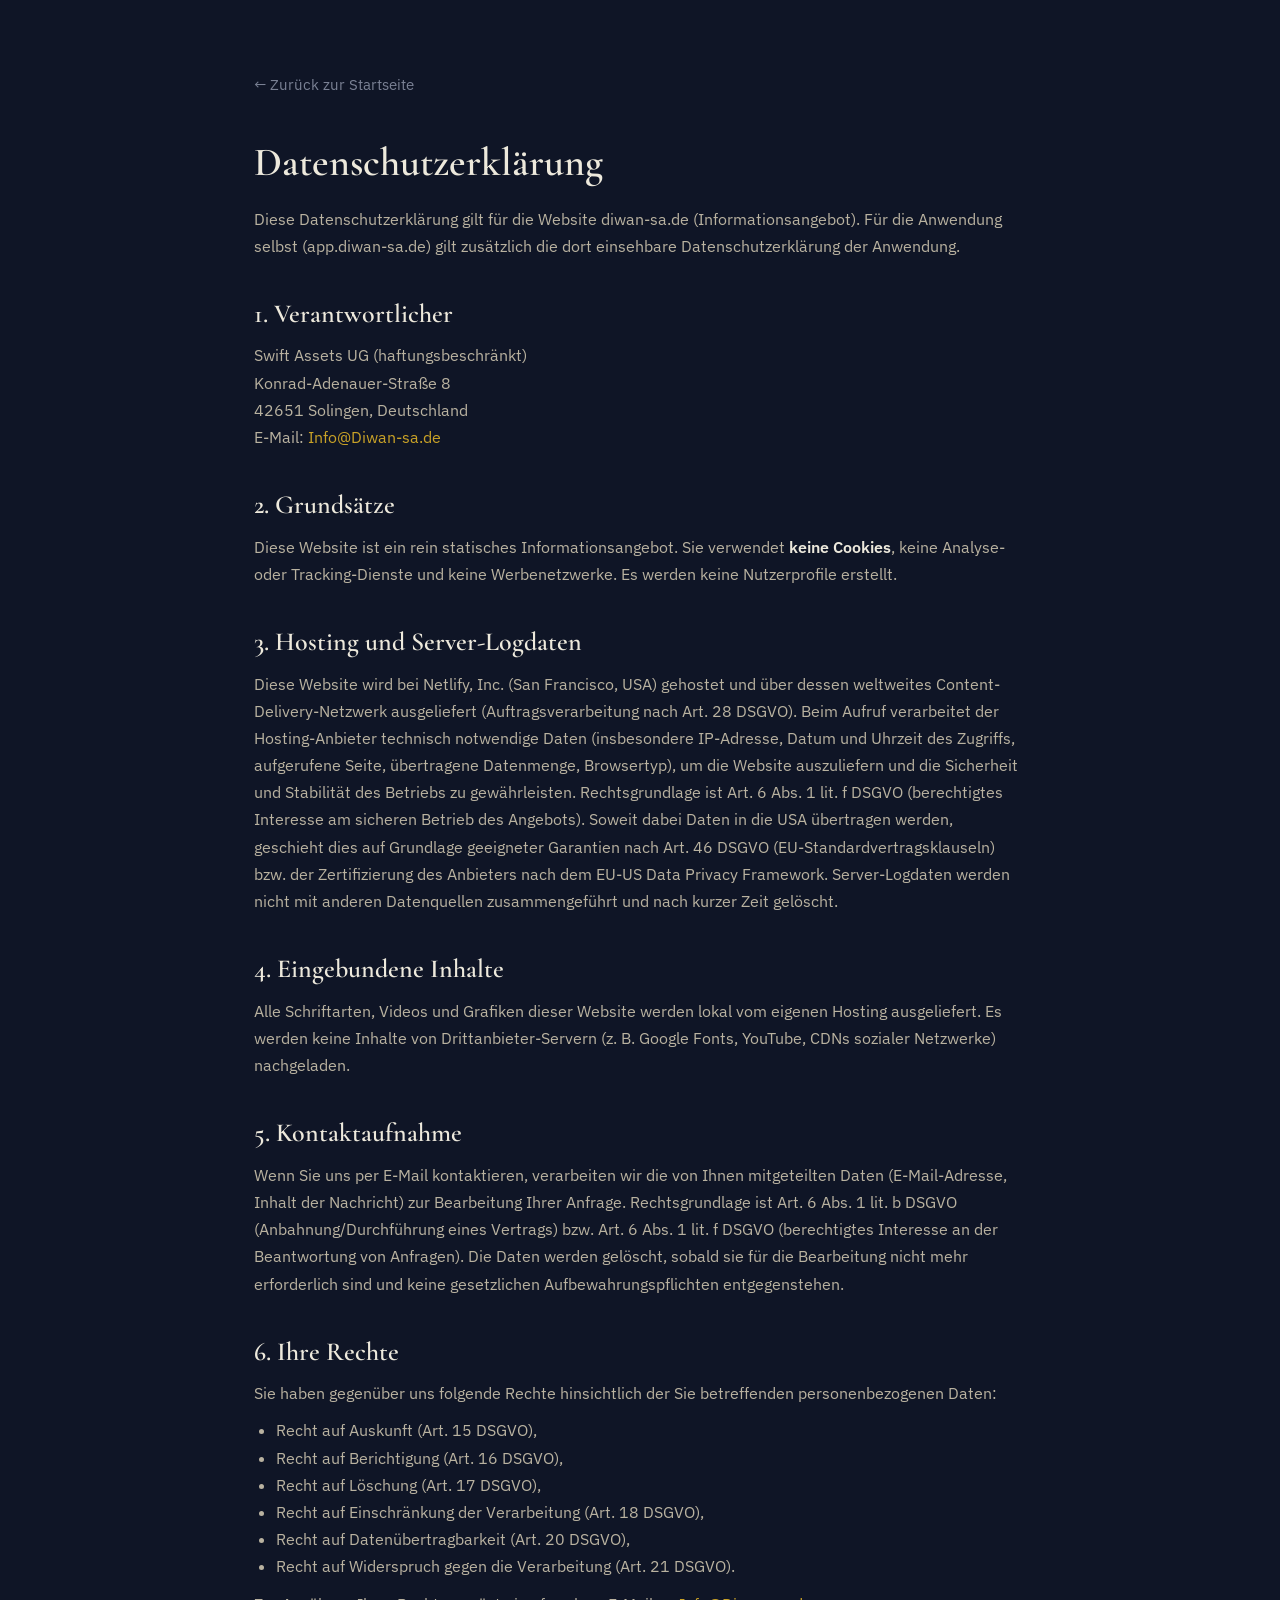
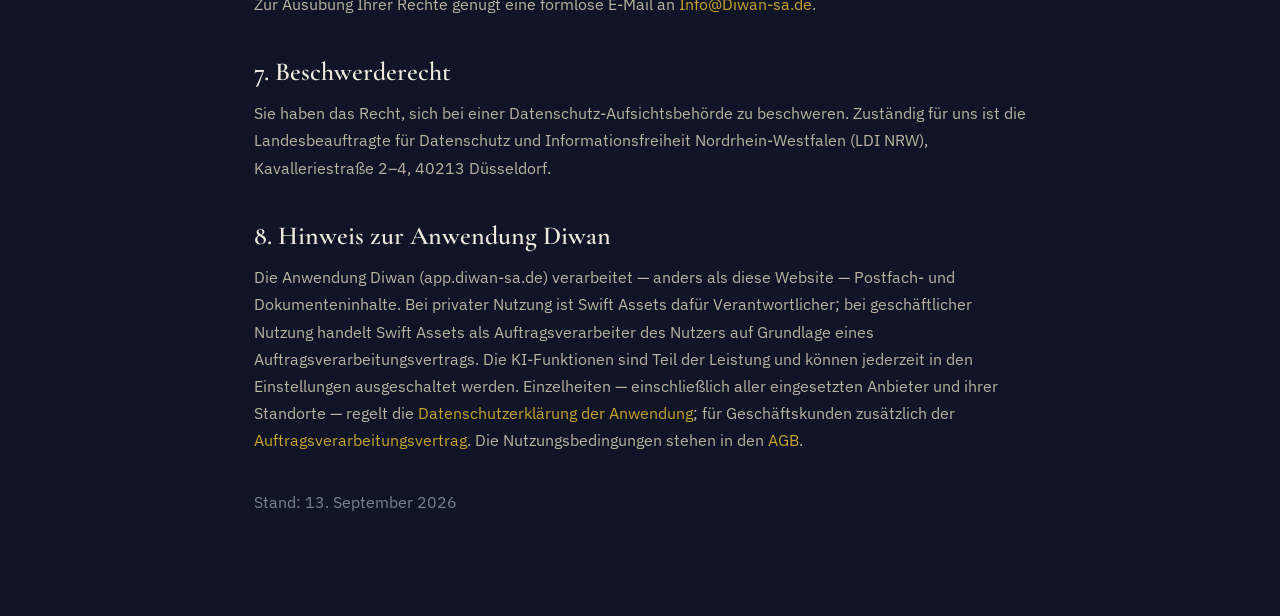
<file: datenschutz.html>
<!doctype html>
<html lang="de">
<head>
<meta charset="utf-8"/>
<meta name="viewport" content="width=device-width, initial-scale=1"/>
<title>Datenschutzerklärung — Diwan</title>
<meta name="robots" content="noindex"/>
<link rel="icon" type="image/svg+xml" href="/favicon.svg"/>
<link rel="stylesheet" href="/site.css"/>
</head>
<body>
<div class="legal">
  <a class="backlink" href="/">← Zurück zur Startseite</a>
  <h1>Datenschutzerklärung</h1>
  <p>Diese Datenschutzerklärung gilt für die Website diwan-sa.de (Informationsangebot). Für die Anwendung selbst (app.diwan-sa.de) gilt zusätzlich die dort einsehbare Datenschutzerklärung der Anwendung.</p>

  <h2>1. Verantwortlicher</h2>
  <p>Swift Assets UG (haftungsbeschränkt)<br/>
  Konrad-Adenauer-Straße 8<br/>
  42651 Solingen, Deutschland<br/>
  E-Mail: <a href="mailto:Info@Diwan-sa.de">Info@Diwan-sa.de</a></p>

  <h2>2. Grundsätze</h2>
  <p>Diese Website ist ein rein statisches Informationsangebot. Sie verwendet <strong>keine Cookies</strong>, keine Analyse- oder Tracking-Dienste und keine Werbenetzwerke. Es werden keine Nutzerprofile erstellt.</p>

  <h2>3. Hosting und Server-Logdaten</h2>
  <p>Diese Website wird bei Netlify, Inc. (San Francisco, USA) gehostet und über dessen weltweites Content-Delivery-Netzwerk ausgeliefert (Auftragsverarbeitung nach Art. 28 DSGVO). Beim Aufruf verarbeitet der Hosting-Anbieter technisch notwendige Daten (insbesondere IP-Adresse, Datum und Uhrzeit des Zugriffs, aufgerufene Seite, übertragene Datenmenge, Browsertyp), um die Website auszuliefern und die Sicherheit und Stabilität des Betriebs zu gewährleisten. Rechtsgrundlage ist Art. 6 Abs. 1 lit. f DSGVO (berechtigtes Interesse am sicheren Betrieb des Angebots). Soweit dabei Daten in die USA übertragen werden, geschieht dies auf Grundlage geeigneter Garantien nach Art. 46 DSGVO (EU-Standardvertragsklauseln) bzw. der Zertifizierung des Anbieters nach dem EU-US Data Privacy Framework. Server-Logdaten werden nicht mit anderen Datenquellen zusammengeführt und nach kurzer Zeit gelöscht.</p>

  <h2>4. Eingebundene Inhalte</h2>
  <p>Alle Schriftarten, Videos und Grafiken dieser Website werden lokal vom eigenen Hosting ausgeliefert. Es werden keine Inhalte von Drittanbieter-Servern (z.&nbsp;B. Google Fonts, YouTube, CDNs sozialer Netzwerke) nachgeladen.</p>

  <h2>5. Kontaktaufnahme</h2>
  <p>Wenn Sie uns per E-Mail kontaktieren, verarbeiten wir die von Ihnen mitgeteilten Daten (E-Mail-Adresse, Inhalt der Nachricht) zur Bearbeitung Ihrer Anfrage. Rechtsgrundlage ist Art. 6 Abs. 1 lit. b DSGVO (Anbahnung/Durchführung eines Vertrags) bzw. Art. 6 Abs. 1 lit. f DSGVO (berechtigtes Interesse an der Beantwortung von Anfragen). Die Daten werden gelöscht, sobald sie für die Bearbeitung nicht mehr erforderlich sind und keine gesetzlichen Aufbewahrungspflichten entgegenstehen.</p>

  <h2>6. Ihre Rechte</h2>
  <p>Sie haben gegenüber uns folgende Rechte hinsichtlich der Sie betreffenden personenbezogenen Daten:</p>
  <ul>
    <li>Recht auf Auskunft (Art. 15 DSGVO),</li>
    <li>Recht auf Berichtigung (Art. 16 DSGVO),</li>
    <li>Recht auf Löschung (Art. 17 DSGVO),</li>
    <li>Recht auf Einschränkung der Verarbeitung (Art. 18 DSGVO),</li>
    <li>Recht auf Datenübertragbarkeit (Art. 20 DSGVO),</li>
    <li>Recht auf Widerspruch gegen die Verarbeitung (Art. 21 DSGVO).</li>
  </ul>
  <p>Zur Ausübung Ihrer Rechte genügt eine formlose E-Mail an <a href="mailto:Info@Diwan-sa.de">Info@Diwan-sa.de</a>.</p>

  <h2>7. Beschwerderecht</h2>
  <p>Sie haben das Recht, sich bei einer Datenschutz-Aufsichtsbehörde zu beschweren. Zuständig für uns ist die Landesbeauftragte für Datenschutz und Informationsfreiheit Nordrhein-Westfalen (LDI NRW), Kavalleriestraße 2–4, 40213 Düsseldorf.</p>

  <h2>8. Hinweis zur Anwendung Diwan</h2>
  <p>Die Anwendung Diwan (app.diwan-sa.de) verarbeitet — anders als diese Website — Postfach- und Dokumenteninhalte. Bei privater Nutzung ist Swift Assets dafür Verantwortlicher; bei geschäftlicher Nutzung handelt Swift Assets als Auftragsverarbeiter des Nutzers auf Grundlage eines Auftragsverarbeitungsvertrags. Die KI-Funktionen sind Teil der Leistung und können jederzeit in den Einstellungen ausgeschaltet werden. Einzelheiten — einschließlich aller eingesetzten Anbieter und ihrer Standorte — regelt die <a href="/datenschutz-app.html">Datenschutzerklärung der Anwendung</a>; für Geschäftskunden zusätzlich der <a href="/avv.html">Auftragsverarbeitungsvertrag</a>. Die Nutzungsbedingungen stehen in den <a href="/agb.html">AGB</a>.</p>

  <p style="margin-top:34px;color:var(--dim)">Stand: 13. September 2026</p>
</div>
</body>
</html>
</file>
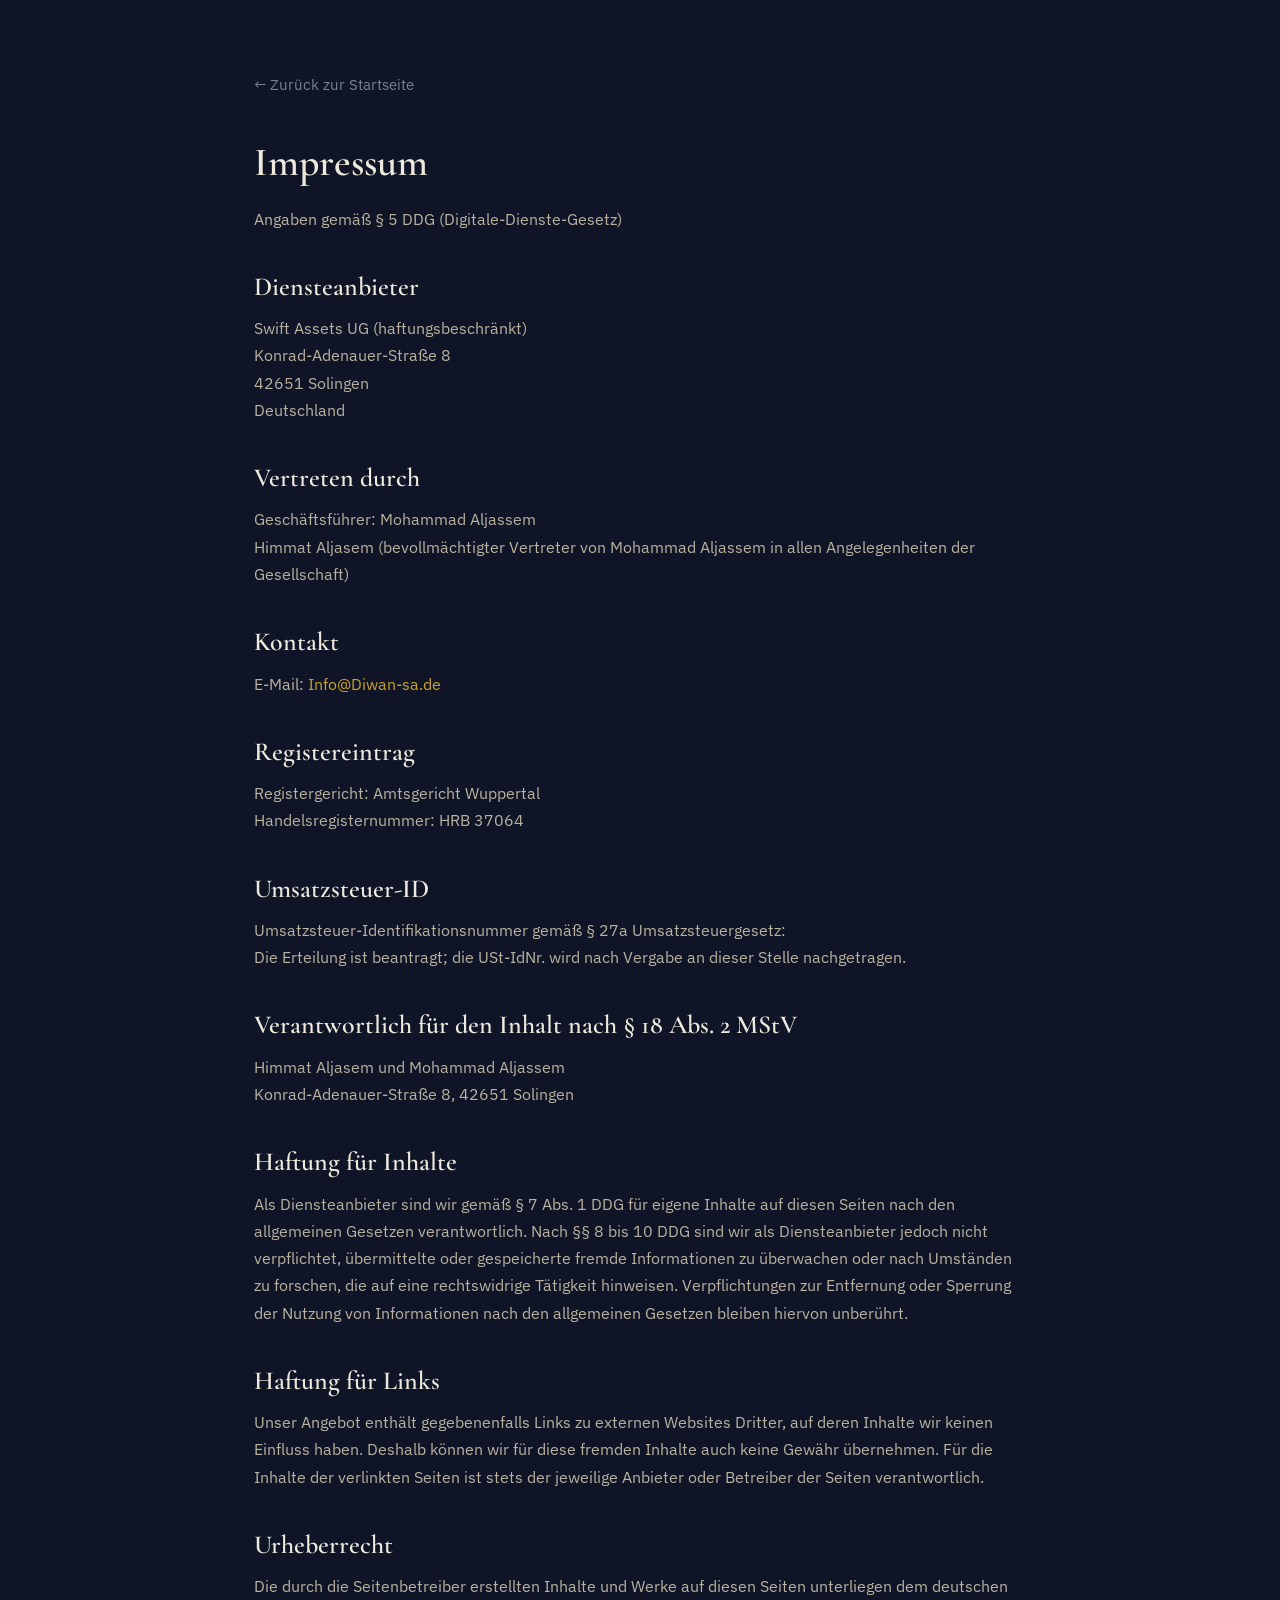
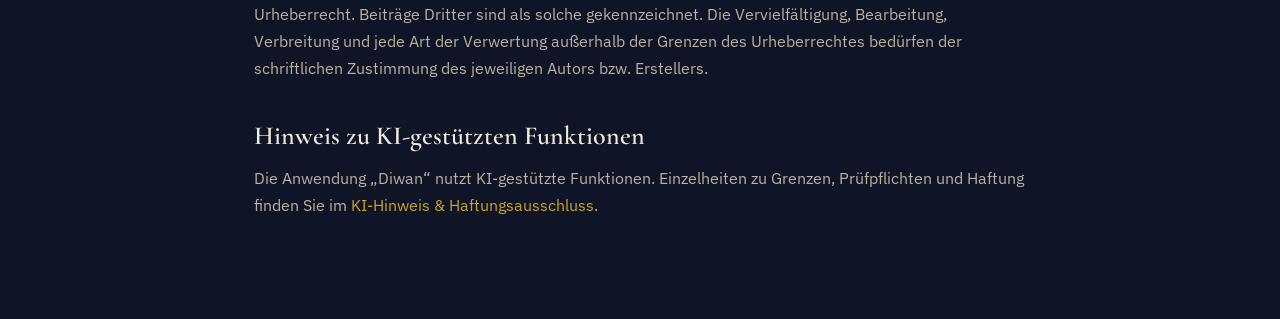
<file: impressum.html>
<!doctype html>
<html lang="de">
<head>
<meta charset="utf-8"/>
<meta name="viewport" content="width=device-width, initial-scale=1"/>
<title>Impressum — Diwan</title>
<meta name="robots" content="noindex"/>
<link rel="icon" type="image/svg+xml" href="/favicon.svg"/>
<link rel="stylesheet" href="/site.css"/>
</head>
<body>
<div class="legal">
  <a class="backlink" href="/">← Zurück zur Startseite</a>
  <h1>Impressum</h1>
  <p>Angaben gemäß § 5 DDG (Digitale-Dienste-Gesetz)</p>

  <!-- Schreibweisen beabsichtigt und KEIN Tippfehler:
       "Aljasem" (Himmat, ein s) vs. "Aljassem" (Mohammad, doppel-s). -->
  <h2>Diensteanbieter</h2>
  <p>Swift Assets UG (haftungsbeschränkt)<br/>
  Konrad-Adenauer-Straße 8<br/>
  42651 Solingen<br/>
  Deutschland</p>

  <h2>Vertreten durch</h2>
  <p>Geschäftsführer: Mohammad Aljassem<br/>
  Himmat Aljasem (bevollmächtigter Vertreter von Mohammad Aljassem in allen Angelegenheiten der Gesellschaft)</p>

  <h2>Kontakt</h2>
  <p>E-Mail: <a href="mailto:Info@Diwan-sa.de">Info@Diwan-sa.de</a></p>

  <h2>Registereintrag</h2>
  <p>Registergericht: Amtsgericht Wuppertal<br/>
  Handelsregisternummer: HRB 37064</p>

  <h2>Umsatzsteuer-ID</h2>
  <p>Umsatzsteuer-Identifikationsnummer gemäß § 27a Umsatzsteuergesetz:<br/>
  Die Erteilung ist beantragt; die USt-IdNr. wird nach Vergabe an dieser Stelle nachgetragen.</p>

  <h2>Verantwortlich für den Inhalt nach § 18 Abs. 2 MStV</h2>
  <p>Himmat Aljasem und Mohammad Aljassem<br/>
  Konrad-Adenauer-Straße 8, 42651 Solingen</p>

  <h2>Haftung für Inhalte</h2>
  <p>Als Diensteanbieter sind wir gemäß § 7 Abs. 1 DDG für eigene Inhalte auf diesen Seiten nach den allgemeinen Gesetzen verantwortlich. Nach §§ 8 bis 10 DDG sind wir als Diensteanbieter jedoch nicht verpflichtet, übermittelte oder gespeicherte fremde Informationen zu überwachen oder nach Umständen zu forschen, die auf eine rechtswidrige Tätigkeit hinweisen. Verpflichtungen zur Entfernung oder Sperrung der Nutzung von Informationen nach den allgemeinen Gesetzen bleiben hiervon unberührt.</p>

  <h2>Haftung für Links</h2>
  <p>Unser Angebot enthält gegebenenfalls Links zu externen Websites Dritter, auf deren Inhalte wir keinen Einfluss haben. Deshalb können wir für diese fremden Inhalte auch keine Gewähr übernehmen. Für die Inhalte der verlinkten Seiten ist stets der jeweilige Anbieter oder Betreiber der Seiten verantwortlich.</p>

  <h2>Urheberrecht</h2>
  <p>Die durch die Seitenbetreiber erstellten Inhalte und Werke auf diesen Seiten unterliegen dem deutschen Urheberrecht. Beiträge Dritter sind als solche gekennzeichnet. Die Vervielfältigung, Bearbeitung, Verbreitung und jede Art der Verwertung außerhalb der Grenzen des Urheberrechtes bedürfen der schriftlichen Zustimmung des jeweiligen Autors bzw. Erstellers.</p>

  <h2>Hinweis zu KI-gestützten Funktionen</h2>
  <p>Die Anwendung „Diwan“ nutzt KI-gestützte Funktionen. Einzelheiten zu Grenzen, Prüfpflichten und Haftung finden Sie im <a href="/ki-hinweis.html">KI-Hinweis &amp; Haftungsausschluss</a>.</p>
</div>
</body>
</html>
</file>
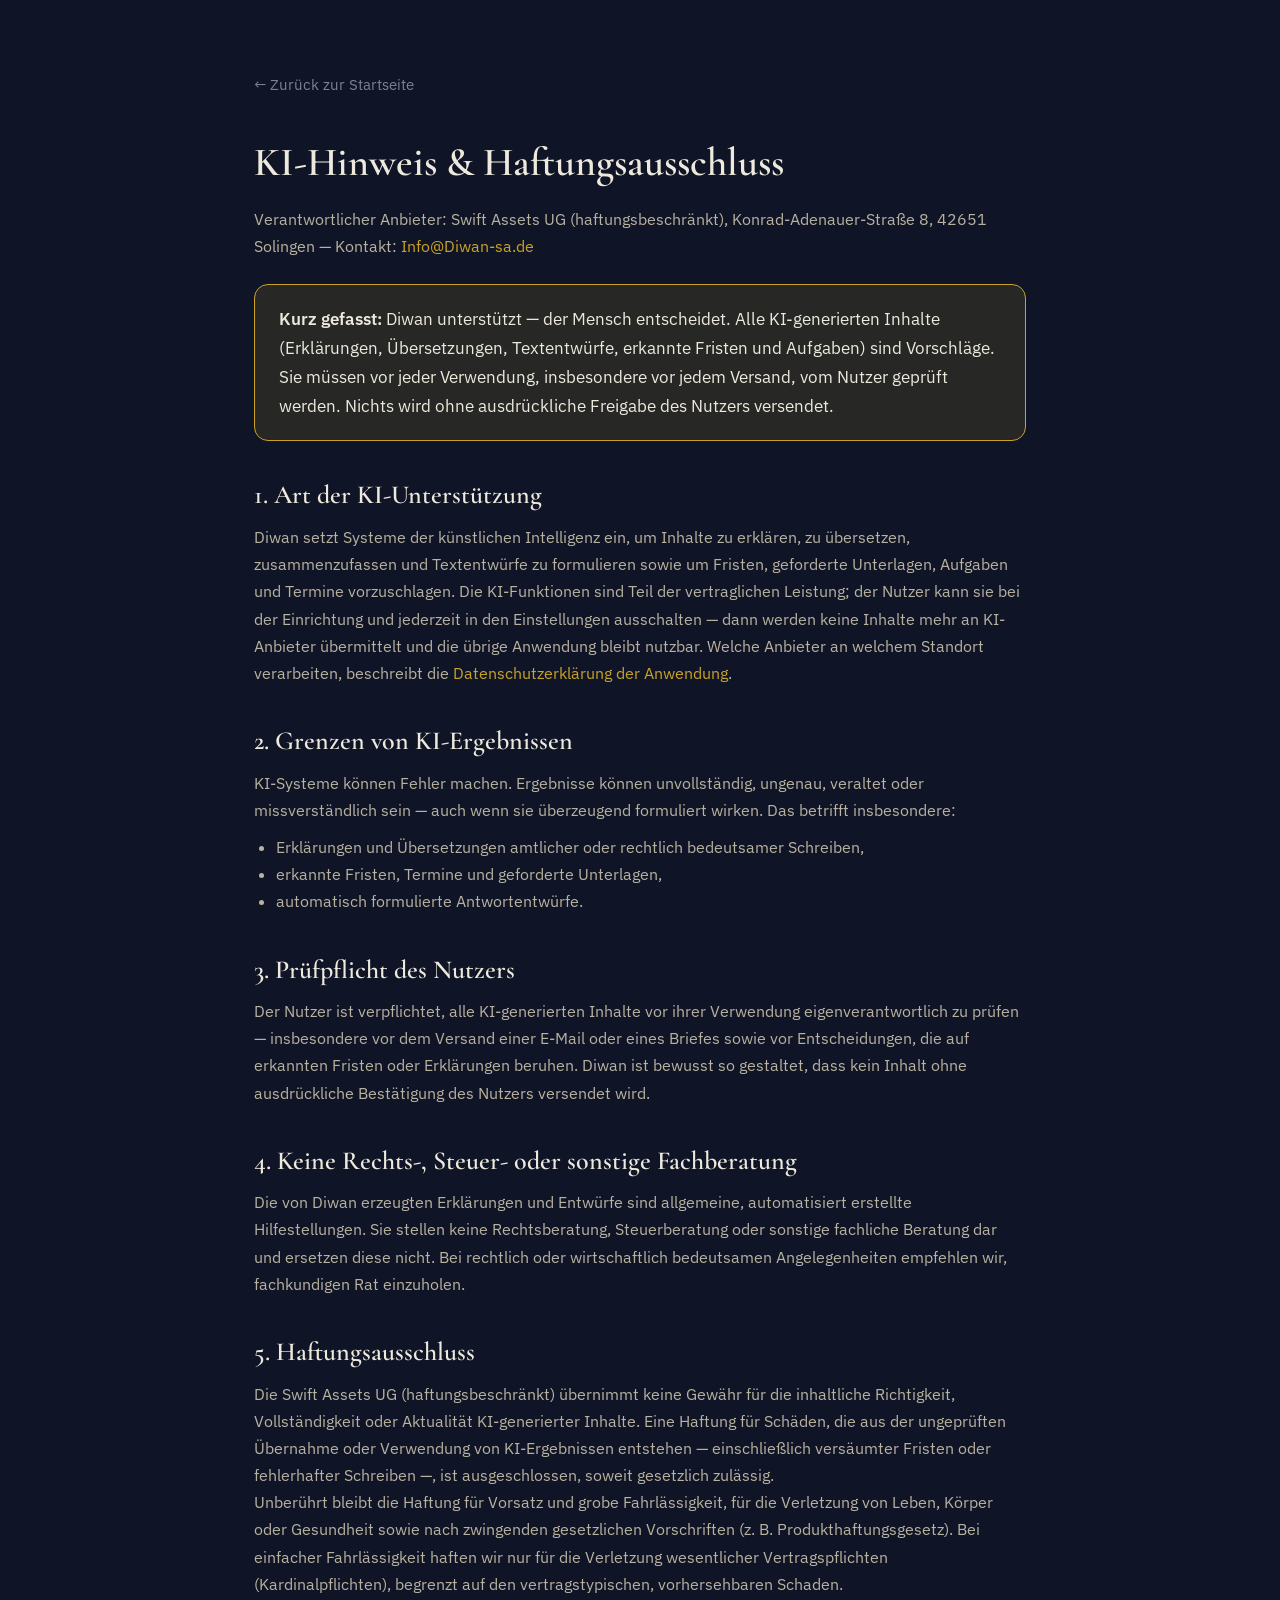
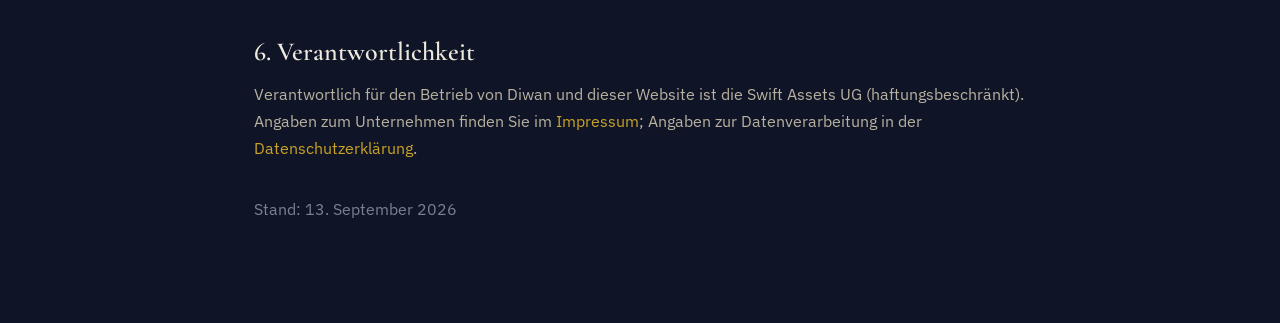
<file: ki-hinweis.html>
<!doctype html>
<html lang="de">
<head>
<meta charset="utf-8"/>
<meta name="viewport" content="width=device-width, initial-scale=1"/>
<title>KI-Hinweis &amp; Haftungsausschluss — Diwan</title>
<meta name="robots" content="noindex"/>
<link rel="icon" type="image/svg+xml" href="/favicon.svg"/>
<link rel="stylesheet" href="/site.css"/>
</head>
<body>
<div class="legal">
  <a class="backlink" href="/">← Zurück zur Startseite</a>
  <h1>KI-Hinweis &amp; Haftungsausschluss</h1>
  <p>Verantwortlicher Anbieter: Swift Assets UG (haftungsbeschränkt), Konrad-Adenauer-Straße 8, 42651 Solingen — Kontakt: <a href="mailto:Info@Diwan-sa.de">Info@Diwan-sa.de</a></p>

  <div class="note">
    <strong>Kurz gefasst:</strong> Diwan unterstützt — der Mensch entscheidet. Alle KI-generierten Inhalte (Erklärungen, Übersetzungen, Textentwürfe, erkannte Fristen und Aufgaben) sind Vorschläge. Sie müssen vor jeder Verwendung, insbesondere vor jedem Versand, vom Nutzer geprüft werden. Nichts wird ohne ausdrückliche Freigabe des Nutzers versendet.
  </div>

  <h2>1. Art der KI-Unterstützung</h2>
  <p>Diwan setzt Systeme der künstlichen Intelligenz ein, um Inhalte zu erklären, zu übersetzen, zusammenzufassen und Textentwürfe zu formulieren sowie um Fristen, geforderte Unterlagen, Aufgaben und Termine vorzuschlagen. Die KI-Funktionen sind Teil der vertraglichen Leistung; der Nutzer kann sie bei der Einrichtung und jederzeit in den Einstellungen ausschalten — dann werden keine Inhalte mehr an KI-Anbieter übermittelt und die übrige Anwendung bleibt nutzbar. Welche Anbieter an welchem Standort verarbeiten, beschreibt die <a href="/datenschutz-app.html">Datenschutzerklärung der Anwendung</a>.</p>

  <h2>2. Grenzen von KI-Ergebnissen</h2>
  <p>KI-Systeme können Fehler machen. Ergebnisse können unvollständig, ungenau, veraltet oder missverständlich sein — auch wenn sie überzeugend formuliert wirken. Das betrifft insbesondere:</p>
  <ul>
    <li>Erklärungen und Übersetzungen amtlicher oder rechtlich bedeutsamer Schreiben,</li>
    <li>erkannte Fristen, Termine und geforderte Unterlagen,</li>
    <li>automatisch formulierte Antwortentwürfe.</li>
  </ul>

  <h2>3. Prüfpflicht des Nutzers</h2>
  <p>Der Nutzer ist verpflichtet, alle KI-generierten Inhalte vor ihrer Verwendung eigenverantwortlich zu prüfen — insbesondere vor dem Versand einer E-Mail oder eines Briefes sowie vor Entscheidungen, die auf erkannten Fristen oder Erklärungen beruhen. Diwan ist bewusst so gestaltet, dass kein Inhalt ohne ausdrückliche Bestätigung des Nutzers versendet wird.</p>

  <h2>4. Keine Rechts-, Steuer- oder sonstige Fachberatung</h2>
  <p>Die von Diwan erzeugten Erklärungen und Entwürfe sind allgemeine, automatisiert erstellte Hilfestellungen. Sie stellen keine Rechtsberatung, Steuerberatung oder sonstige fachliche Beratung dar und ersetzen diese nicht. Bei rechtlich oder wirtschaftlich bedeutsamen Angelegenheiten empfehlen wir, fachkundigen Rat einzuholen.</p>

  <h2>5. Haftungsausschluss</h2>
  <p>Die Swift Assets UG (haftungsbeschränkt) übernimmt keine Gewähr für die inhaltliche Richtigkeit, Vollständigkeit oder Aktualität KI-generierter Inhalte. Eine Haftung für Schäden, die aus der ungeprüften Übernahme oder Verwendung von KI-Ergebnissen entstehen — einschließlich versäumter Fristen oder fehlerhafter Schreiben —, ist ausgeschlossen, soweit gesetzlich zulässig.</p>
  <p>Unberührt bleibt die Haftung für Vorsatz und grobe Fahrlässigkeit, für die Verletzung von Leben, Körper oder Gesundheit sowie nach zwingenden gesetzlichen Vorschriften (z.&nbsp;B. Produkthaftungsgesetz). Bei einfacher Fahrlässigkeit haften wir nur für die Verletzung wesentlicher Vertragspflichten (Kardinalpflichten), begrenzt auf den vertragstypischen, vorhersehbaren Schaden.</p>

  <h2>6. Verantwortlichkeit</h2>
  <p>Verantwortlich für den Betrieb von Diwan und dieser Website ist die Swift Assets UG (haftungsbeschränkt). Angaben zum Unternehmen finden Sie im <a href="/impressum.html">Impressum</a>; Angaben zur Datenverarbeitung in der <a href="/datenschutz.html">Datenschutzerklärung</a>.</p>

  <p style="margin-top:34px;color:var(--dim)">Stand: 13. September 2026</p>
</div>
</body>
</html>
</file>
<file: site.css>
/* Diwan — brand site styles. Night ground, gold accents, cream text. */
@font-face{font-family:Sacramento;src:url(/sacramento.ttf);font-display:swap}
@font-face{font-family:Cormorant;src:url(/cormorant-600.ttf);font-weight:600;font-display:swap}
@font-face{font-family:Plex;src:url(/plex-400.ttf);font-weight:400;font-display:swap}
@font-face{font-family:Plex;src:url(/plex-600.ttf);font-weight:600;font-display:swap}
@font-face{font-family:PlexArabic;src:url(/plex-arabic-400.ttf);font-weight:400;font-display:swap}
@font-face{font-family:PlexArabic;src:url(/plex-arabic-600.ttf);font-weight:600;font-display:swap}

:root{
  --night:#0F1526; --night-2:#131B33; --panel:#161F38; --line:#2A3760;
  --ink:#1C2E63; --gold:#C9A227; --gold-soft:rgba(201,162,39,.13);
  --cream:#EDE9DC; --muted:#B9B2A0; --dim:#7A8194;
}
*{margin:0;padding:0;box-sizing:border-box}
html{scroll-behavior:smooth}
body{background:var(--night);color:var(--cream);font-family:Plex,system-ui,sans-serif;line-height:1.7;font-size:17px}
a{color:var(--gold);text-decoration:none}
a:hover{opacity:.85}
img,video{max-width:100%;display:block}
.container{max-width:1120px;margin:0 auto;padding:0 24px}
section{padding:96px 0}

/* nav */
nav{position:sticky;top:0;z-index:50;background:rgba(15,21,38,.86);backdrop-filter:blur(10px);border-bottom:1px solid rgba(42,55,96,.6)}
.nav-inner{display:flex;align-items:center;justify-content:space-between;height:66px}
.nav-links{display:flex;gap:26px;align-items:center;font-size:15px}
.nav-links a{color:var(--muted)}
.nav-links a:hover{color:var(--gold);opacity:1}
.nav-links a.btn{color:#0F1526;white-space:nowrap;flex-shrink:0}
.nav-links a.btn:hover{color:#0F1526}
.btn{display:inline-flex;align-items:center;gap:10px;background:var(--gold);color:#0F1526;font-weight:600;border-radius:99px;padding:12px 28px;transition:transform .15s ease, box-shadow .15s ease}
.btn:hover{transform:translateY(-1px);box-shadow:0 8px 24px rgba(201,162,39,.35);opacity:1}
.btn.ghost{background:transparent;color:var(--gold);border:1px solid var(--gold)}
.btn.small{padding:9px 20px;font-size:15px}

/* hero */
.hero{padding:110px 0 90px;text-align:center;position:relative;overflow:hidden}
.hero::before{content:"";position:absolute;inset:-40% -20% auto;height:120%;background:radial-gradient(ellipse at 50% 0%,rgba(201,162,39,.10),transparent 62%);pointer-events:none}
.wordmark svg{margin:0 auto}
.hero h1{font-family:Cormorant,serif;font-size:clamp(38px,5.4vw,62px);font-weight:600;line-height:1.18;margin:26px auto 0;max-width:820px}
.hero h1 .gold{color:var(--gold)}
.hero .sub{color:var(--muted);font-size:20px;max-width:660px;margin:22px auto 0}
.hero .cta{display:flex;gap:16px;justify-content:center;flex-wrap:wrap;margin-top:38px}
.chip{display:inline-flex;align-items:center;gap:10px;background:var(--gold-soft);border:1px solid var(--gold);color:var(--gold);border-radius:99px;padding:9px 22px;font-size:15px;font-weight:600;margin-top:26px}

/* section headers */
.kicker{color:var(--gold);font-size:14px;letter-spacing:4px;text-transform:uppercase;font-weight:600;margin-bottom:14px}
h2{font-family:Cormorant,serif;font-size:clamp(30px,3.8vw,44px);font-weight:600;line-height:1.25;margin-bottom:18px}
h2 .gold{color:var(--gold)}
.lead{color:var(--muted);font-size:18px;max-width:760px}

/* cards & grids */
.cards{display:grid;grid-template-columns:repeat(auto-fit,minmax(280px,1fr));gap:24px;margin-top:44px}
.card{background:var(--panel);border:1px solid var(--line);border-radius:20px;padding:34px 32px}
.card h3{font-family:Cormorant,serif;font-size:26px;color:var(--gold);margin-bottom:12px}
.card p{color:var(--muted);font-size:16px}
.card .big{font-size:38px;line-height:1;margin-bottom:16px}

/* features (text + loop video) */
.feature{display:grid;grid-template-columns:1fr 1fr;gap:56px;align-items:center;padding:56px 0;border-top:1px solid rgba(42,55,96,.5)}
.feature:first-of-type{border-top:0}
.feature video{border-radius:18px;border:1px solid var(--line);box-shadow:0 24px 60px rgba(0,0,0,.4)}
.feature .num{font-family:Cormorant,serif;font-size:18px;color:var(--dim);letter-spacing:2px;margin-bottom:8px}
.feature h3{font-family:Cormorant,serif;font-size:32px;font-weight:600;margin-bottom:14px}
.feature h3 .gold{color:var(--gold)}
.feature p{color:var(--muted)}
.feature ul{margin:16px 0 0 20px;color:var(--muted)}
.feature ul li{margin-bottom:8px}
.feature.flip .media{order:-1}
@media(max-width:820px){.feature{grid-template-columns:1fr}.feature.flip .media{order:0}}

/* video */
.video-wrap{border-radius:22px;overflow:hidden;border:1px solid var(--line);box-shadow:0 30px 80px rgba(0,0,0,.5);margin-top:44px}
.video-wrap video{width:100%}

/* trust */
.trust{background:var(--night-2)}
.trust .cards .card{background:var(--night)}

/* price */
.price-box{background:linear-gradient(160deg,var(--panel),var(--night-2));border:1px solid var(--gold);border-radius:26px;padding:56px;text-align:center;max-width:560px;margin:44px auto 0}
.price-box .amount{font-size:64px;font-weight:600;color:#fff}
.price-box .amount small{font-size:22px;color:var(--muted);font-weight:400}

/* legal pages */
.legal{max-width:820px;margin:0 auto;padding:70px 24px 100px}
.legal h1{font-family:Cormorant,serif;font-size:40px;margin-bottom:10px}
.legal h2{font-size:26px;margin:38px 0 12px}
.legal p,.legal li{color:var(--muted);font-size:16px}
.legal ul{margin:10px 0 10px 22px}
.legal .note{background:var(--gold-soft);border:1px solid var(--gold);border-radius:14px;padding:20px 24px;color:var(--cream);margin:24px 0}
.legal .backlink{display:inline-block;margin-bottom:30px;color:var(--dim);font-size:15px}

/* footer */
footer{border-top:1px solid rgba(42,55,96,.6);padding:48px 0;color:var(--dim);font-size:15px}
.foot{display:flex;justify-content:space-between;gap:20px;flex-wrap:wrap;align-items:center}
.foot .links{display:flex;gap:22px;flex-wrap:wrap}
.foot a{color:var(--dim)}
.foot a:hover{color:var(--gold)}

/* reveal on scroll */
.reveal{opacity:0;transform:translateY(26px);transition:opacity .7s ease,transform .7s ease}
.reveal.on{opacity:1;transform:none}
@media(prefers-reduced-motion:reduce){.reveal{opacity:1;transform:none;transition:none}}

/* ---- five languages: a dropdown with flags (native <details>, no JS needed) ---- */
.lang{position:relative;flex-shrink:0}
.lang summary{list-style:none;cursor:pointer;display:inline-flex;align-items:center;gap:7px;color:var(--muted);font-size:14px;font-weight:600;line-height:1;padding:8px 12px;border-radius:99px;border:1px solid var(--line);background:rgba(22,31,56,.6);white-space:nowrap;user-select:none;transition:color .15s,border-color .15s}
.lang summary::-webkit-details-marker{display:none}
.lang summary:hover,.lang[open] summary{color:var(--gold);border-color:var(--gold)}
.lang .flag{display:inline-flex;flex-shrink:0}
.lang .flag svg{width:21px;height:14px;border-radius:3px;display:block;box-shadow:0 0 0 1px rgba(255,255,255,.12)}
.lang .caret{width:6px;height:6px;border-right:1.5px solid currentColor;border-bottom:1.5px solid currentColor;transform:translateY(-2px) rotate(45deg);transition:transform .15s}
.lang[open] .caret{transform:translateY(2px) rotate(-135deg)}
.lang ul{list-style:none;margin:0;position:absolute;top:calc(100% + 10px);inset-inline-end:0;min-width:210px;background:var(--panel);border:1px solid var(--line);border-radius:16px;padding:8px;box-shadow:0 20px 50px rgba(0,0,0,.5);z-index:60}
.lang li a{display:flex;align-items:center;gap:12px;padding:10px 12px;border-radius:10px;color:var(--cream);font-size:15px;white-space:nowrap}
.lang li a:hover{background:var(--gold-soft);color:var(--gold);opacity:1}
.lang li a.on{color:var(--gold);background:var(--gold-soft)}
.langs{margin-top:34px;color:var(--muted);display:flex;flex-wrap:wrap;gap:10px;align-items:center}
.chip.small{margin:0;padding:6px 16px;font-size:14px}
.video-note{color:var(--dim);font-size:14px;margin-top:12px}
.badge{display:inline-block;float:right;background:var(--gold-soft);border:1px solid var(--gold);color:var(--gold);border-radius:99px;padding:3px 12px;font-size:12px;font-weight:600;letter-spacing:.5px}
[dir=rtl] .badge{float:left}
.plans{display:grid;grid-template-columns:repeat(auto-fit,minmax(280px,1fr));gap:24px;max-width:760px;margin:44px auto 0;text-align:start}
.plan{background:linear-gradient(160deg,var(--panel),var(--night-2));border:1px solid var(--line);border-radius:26px;padding:40px 36px}
.plan.highlight{border-color:var(--gold)}
.plan h3{font-family:Cormorant,serif;font-size:28px;color:var(--gold);margin-bottom:10px}
.plan .amount{font-size:48px;font-weight:600;color:#fff;line-height:1.1}
.plan .amount small{font-size:18px;color:var(--muted);font-weight:400}
.plan ul{list-style:none;margin:22px 0 0;padding:0}
.plan li{color:var(--muted);font-size:16px;padding:7px 0;border-top:1px solid rgba(42,55,96,.5)}
.plan li::before{content:"✓";color:var(--gold);margin-inline-end:10px}
.price-note{color:var(--dim);font-size:14px;max-width:640px;margin:26px auto 0}
.legal-note{color:var(--dim);font-size:13px;margin-top:18px}
.legal table{border-collapse:collapse;width:100%;font-size:14px;margin:14px 0}
.legal th,.legal td{border:1px solid var(--line);padding:8px 10px;text-align:start;vertical-align:top;color:var(--muted)}
.legal th{color:var(--cream)}
.legal .pre-line{white-space:pre-line}
.legal .legal-links{margin-top:40px;color:var(--dim);font-size:14px}
.legal ol{margin:10px 0 10px 22px;color:var(--muted)}
.legal strong{color:var(--cream)}
.legal a{overflow-wrap:anywhere}
@media(max-width:1000px){.nav-links{gap:12px}.nav-links>a:not(.btn){display:none}}
@media(max-width:420px){.nav-inner{padding:0 16px}.nav-inner>a{--wm-w:110px;min-width:80px}.nav-links{gap:8px}.lang .code{display:none}.lang summary{gap:5px;padding:8px 10px}.btn.small{padding:9px 14px;font-size:14px}}

/* ---- right-to-left (Arabic) ---- */
[dir=rtl]{font-family:PlexArabic,Plex,system-ui,sans-serif}
[dir=rtl] body{font-family:PlexArabic,Plex,system-ui,sans-serif}
[dir=rtl] h1,[dir=rtl] h2,[dir=rtl] h3,[dir=rtl] .feature h3,[dir=rtl] .card h3,[dir=rtl] .plan h3,[dir=rtl] .feature .num{font-family:PlexArabic,system-ui,sans-serif;font-weight:600}
[dir=rtl] .kicker{letter-spacing:0}
[dir=rtl] .feature ul{margin:16px 20px 0 0}
[dir=rtl] .legal ul{margin:10px 22px 10px 0}
[dir=rtl] .hero h1{font-size:clamp(34px,4.6vw,56px);line-height:1.35}
[dir=rtl] h2{line-height:1.4}

/* the wordmark is Latin script whatever the page direction */
svg text{direction:ltr;unicode-bidi:bidi-override}
nav svg,.wordmark svg{direction:ltr}
</file>
